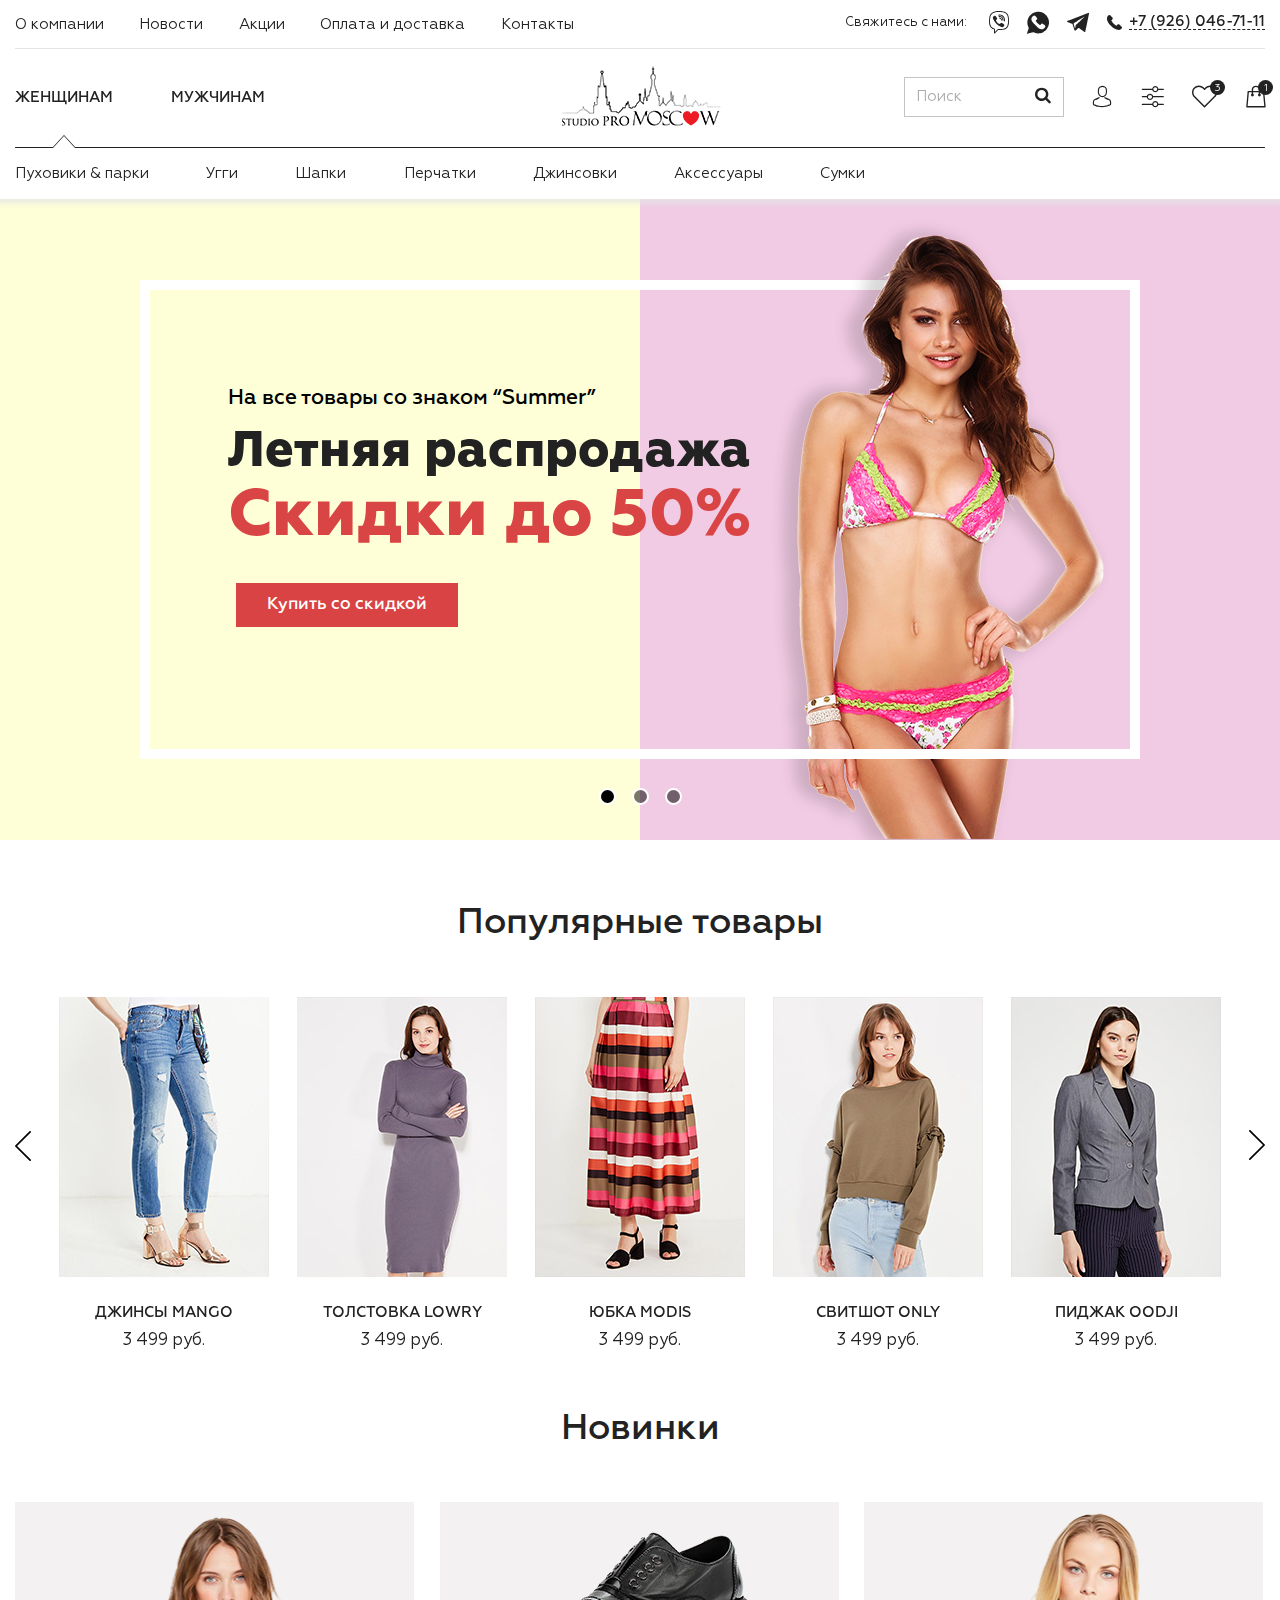
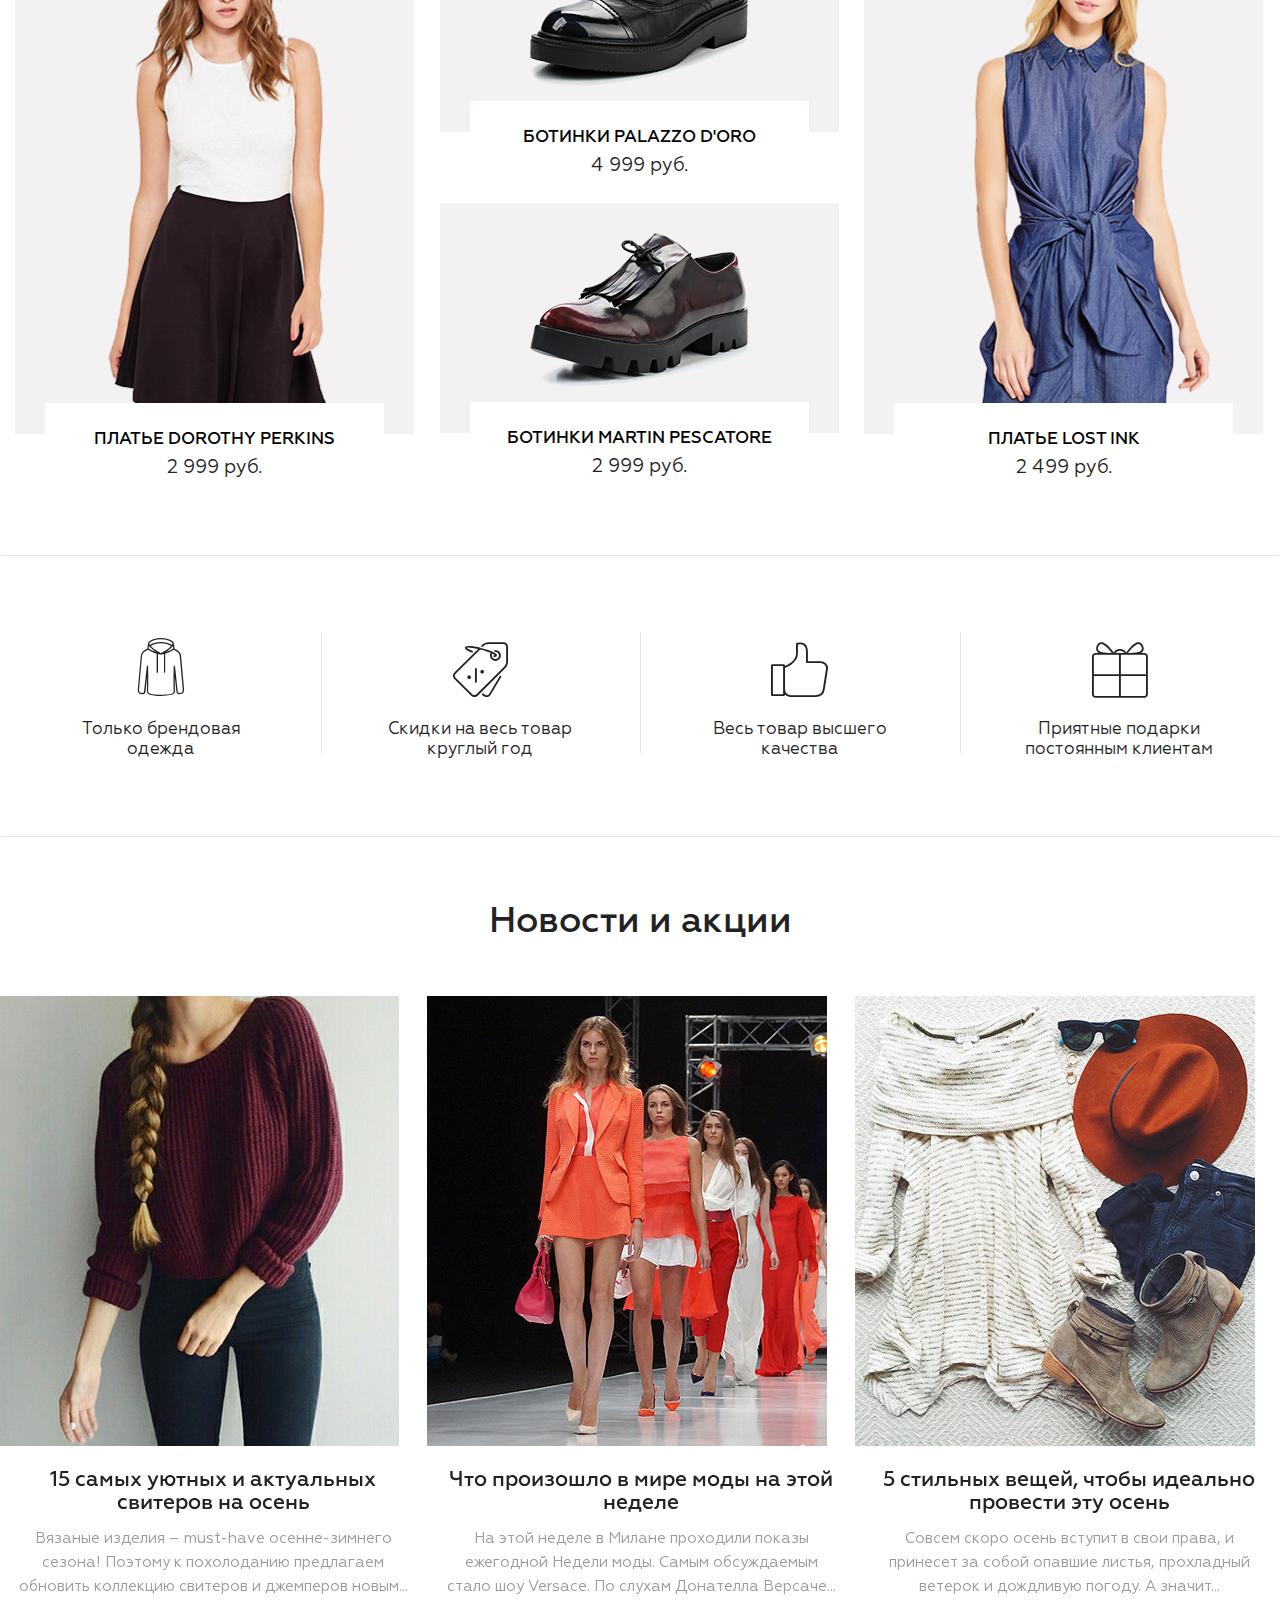
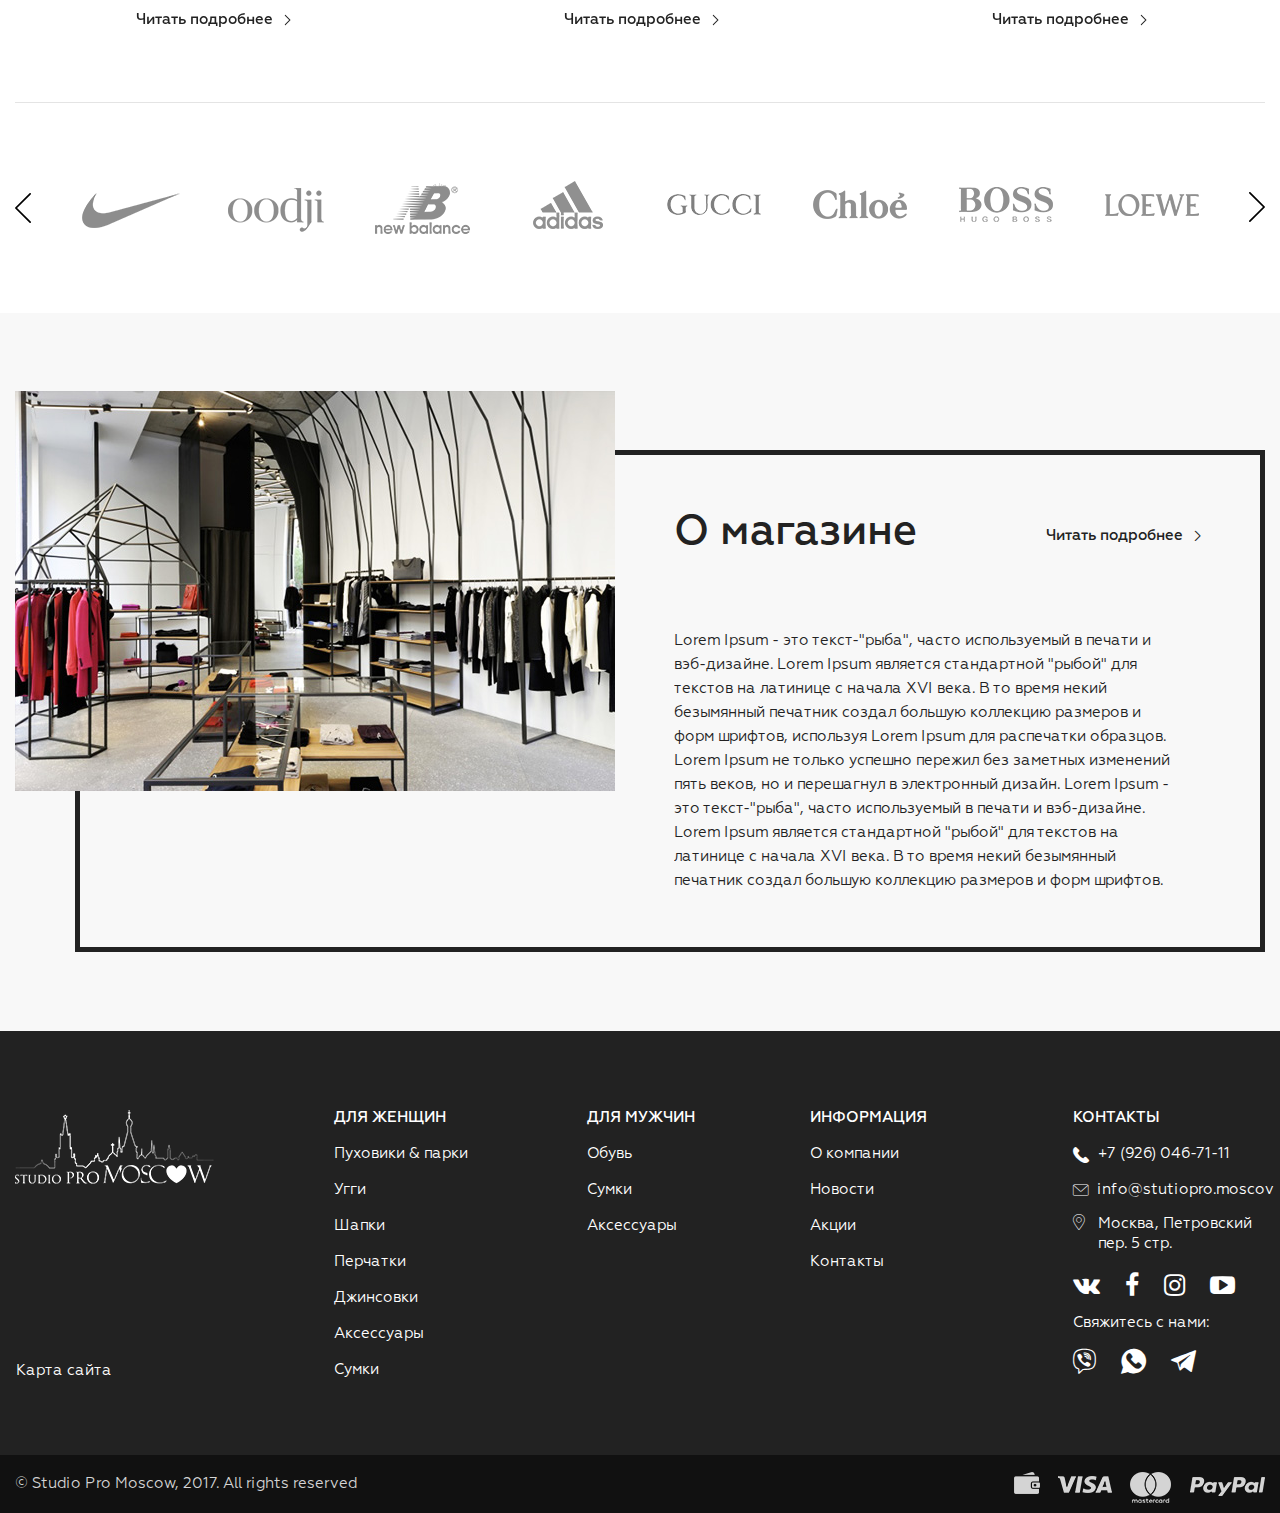
<file: index.html>
<!DOCTYPE html>
<html>
	<head>
		<meta name="format-detection" content="telephone=no"/>
		<meta name="viewport" content="width=device-width">
		<meta http-equiv="Content-Type" content="text/html; charset=utf-8" />
		<title>promoscow</title>
		<link rel="stylesheet" href="css/dropdown.css" type="text/css" />
		<link rel="stylesheet" href="css/slick.css" type="text/css" />
		<link rel="stylesheet" href="css/jquery.fancybox.css" type="text/css" />
		<link rel="stylesheet" href="css/all.css" type="text/css" />
		<!--[if lte IE 8]><script type="text/javascript" src="js/ie.js"></script><!<![endif]-->
		<script type="text/javascript" src="js/jquery-1.10.2.min.js"></script>
		<script type="text/javascript" src="js/jquery.easing-1.3.min.js"></script>
		<script type="text/javascript" src="js/core.js"></script>
		<script type="text/javascript" src="js/dropdown.js"></script>
		<script type="text/javascript" src="js/jquery.fancybox.js"></script>
		<script type="text/javascript" src="js/icheck.min.js"></script>
		<script type="text/javascript" src="js/jquery.matchHeight.js"></script>
		<script type="text/javascript" src="js/jquery-ui.1.10.3.min.js"></script>
		<script type="text/javascript" src="js/jquery.zoom.min.js"></script>
		<script type="text/javascript" src="js/slick.min.js"></script>
		<script type="text/javascript" src="js/jquery.maskedinput.min.js"></script>
		<script type="text/javascript" src="js/jquery.main.js"></script>
	</head>
	<body>
		<div id="wrapper">
			<header id="header">
				<a href="#" class="open-menu">
					<i class="fa fa-bars" aria-hidden="true"></i>
				</a>
				<span class="bg"></span>
				<div class="center">
					<div class="row-top">
							<a href="#" class="close-menu">
								<i class="icon-close"></i>
							</a>
						<div class="scroll-holder">
							<nav id="nav">
								<ul>
									<li>
										<a href="#">О компании</a>
									</li>
									<li>
										<a href="#">Новости</a>
									</li>
									<li>
										<a href="#">Акции</a>
									</li>
									<li>
										<a href="#">Оплата и доставка</a>
									</li>
									<li>
										<a href="#">Контакты</a>
									</li>
								</ul>
							</nav>
							<div class="send-block">
								<span class="title">Свяжитесь с нами:</span>
								<ul class="send-list">
									<li>
										<a href="#">
											<i class="icon-viber_icon"></i>
										</a>
									</li>
									<li>
										<a href="#">
											<i class="icon-whatsapp"></i>
										</a>
									</li>
									<li>
										<a href="#">
											<i class="icon-telegram"></i>
										</a>
									</li>
									<li>
										<a href="tel:+79260467111" class="call">
											<i class="icon-call"></i>
											<span>+7 (926) 046-71-11</span>
										</a>
									</li>
								</ul>
							</div>
						</div>
					</div>
					<div class="row-middle">
						<div class="user-interface-block">
							<form action="#" class="search">
								<fieldset>
									<div class="form-row">
										<input type="text" placeholder="Поиск">
										<button type="submit"><i class="fa fa-search" aria-hidden="true"></i></button>
									</div>
								</fieldset>
							</form>
							<ul class="user-interface-list">
								<li>
									<a href="#">
										<i class="icon-user"></i>
									</a>
								</li>
								<li>
									<a href="#">
										<i class="icon-range"></i>
									</a>
								</li>
								<li>
									<a href="#">
										<span class="num">3</span>
										<i class="icon-heart"></i>
									</a>
								</li>
								<li>
									<a href="#">
										<span class="num">1</span>
										<i class="icon-shop"></i>
									</a>
									<div class="basket-drop">
										<div class="holder-items">
											<ul class="basket-drop-list">
												<li>
													<div class="visual">
														<img src="images/img2.jpg" alt="image description">
													</div>
													<div class="info">
														<span class="title">Толстовка LOWRY</span>
														<span class="availability">В наличии</span>
														<span class="price"> шт. x 3 499 руб.</span>
													</div>
													<a href="#" class="btn-del">
														<i class="icon-close"></i>
													</a>
												</li>
												<li>
													<div class="visual">
														<img src="images/img1.jpg" alt="image description">
													</div>
													<div class="info">
														<span class="title">Джинсы Mango</span>
														<span class="availability">Нет в наличии</span>
														<span class="price"> шт. x 3 499 руб.</span>
													</div>
													<a href="#" class="btn-del">
														<i class="icon-close"></i>
													</a>
												</li>
											</ul>
										</div>
										<div class="total-box-holder">
											<div class="holder">
												<span class="title">Товаров на сумму:</span>
												<span class="total-price">7 998 руб</span>
											</div>
											<a href="#" class="btn">Перейти в корзину</a>
										</div>
									</div>
								</li>
							</ul>
						</div>
						<ul class="female-change">
							<li class="active">
								<a href="#">Женщинам</a>
							</li>
							<li>
								<a href="#">Мужчинам</a>
							</li>
						</ul>
						<strong class="logo"><a href="#">promoscow</a></strong>
					</div>
					<div class="nav-product-list-holder">
						<div class="tab active">
							<ul class="nav-product-list">
								<li>
									<a href="#">Пуховики & парки</a>
								</li>
								<li>
									<a href="#">Угги</a>
								</li>
								<li>
									<a href="#">Шапки</a>
								</li>
								<li class="has-drop">
									<a href="#">Перчатки</a>
									<div class="drop">
										<div class="visual">
											<img src="images/img37.jpg" alt="image description">
										</div>
										<div class="holder">
											<div class="col">
												<h3>КАТЕГОРИИ</h3>
												<ul>
													<li>
														<ul>
															<li>
																<a href="#">Все аксессуары</a>
															</li>
															<li>
																<a href="#">Брелоки</a>
															</li>
															<li>
																<a href="#">Галстуки</a>
															</li>
															<li>
																<a href="#">Головные уборы</a>
															</li>
															<li>
																<a href="#">Аксессуары для волос</a>
															</li>
															<li>
																<a href="#">Женская бижутерия</a>
															</li>
															<li>
																<a href="#">Зонты</a>
															</li>
															<li>
																<a href="#">Косметички</a>
															</li>
															<li>
																<a href="#">Кошельки и портмоне</a>
															</li>
															<li>
																<a href="#">Очки</a>
															</li>
														</ul>
													</li>
													<li>
														<ul>
															<li>
																<a href="#">Перчатки</a>
															</li>
															<li>
																<a href="#">Ремни</a>
															</li>
															<li>
																<a href="#">Техника</a>
															</li>
															<li>
																<a href="#">Шарфы</a>
															</li>
															<li>
																<a href="#">Ювелирные украшения</a>
															</li>
															<li>
																<a href="#">Мужские аксессуары</a>
															</li>
														</ul>
													</li>
												</ul>
											</div>
											<div class="col">
												<h3>Топ бренды</h3>
												<ul>
													<li>
														<a href="#">Bottega Veneta</a>
													</li>
													<li>
														<a href="#">Burberry</a>
													</li>
													<li>
														<a href="#">DKNY</a>
													</li>
													<li>
														<a href="#">Dolce & Gabbana</a>
													</li>
													<li>
														<a href="#">Marni</a>
													</li>
													<li>
														<a href="#">MICHAEL Michael Kors</a>
													</li>
													<li>
														<a href="#">Oscar de la Renta</a>
													</li>
													<li>
														<a href="#">Saint Laurent</a>
													</li>
													<li>
														<a href="#">Swarovski</a>
													</li>
													<li>
														<a href="#">Valentino</a>
													</li>
												</ul>
											</div>
										</div>
									</div>
								</li>
								<li>
									<a href="#">Джинсовки</a>
								</li>
								<li class="has-drop">
									<a href="#">Аксессуары</a>
									<div class="drop">
										<div class="visual">
											<img src="images/img37.jpg" alt="image description">
										</div>
										<div class="holder">
											<div class="col">
												<h3>КАТЕГОРИИ</h3>
												<ul>
													<li>
														<ul>
															<li>
																<a href="#">Все аксессуары</a>
															</li>
															<li>
																<a href="#">Брелоки</a>
															</li>
															<li>
																<a href="#">Галстуки</a>
															</li>
															<li>
																<a href="#">Головные уборы</a>
															</li>
															<li>
																<a href="#">Аксессуары для волос</a>
															</li>
															<li>
																<a href="#">Женская бижутерия</a>
															</li>
															<li>
																<a href="#">Зонты</a>
															</li>
															<li>
																<a href="#">Косметички</a>
															</li>
															<li>
																<a href="#">Кошельки и портмоне</a>
															</li>
															<li>
																<a href="#">Очки</a>
															</li>
														</ul>
													</li>
													<li>
														<ul>
															<li>
																<a href="#">Перчатки</a>
															</li>
															<li>
																<a href="#">Ремни</a>
															</li>
															<li>
																<a href="#">Техника</a>
															</li>
															<li>
																<a href="#">Шарфы</a>
															</li>
															<li>
																<a href="#">Ювелирные украшения</a>
															</li>
															<li>
																<a href="#">Мужские аксессуары</a>
															</li>
														</ul>
													</li>
												</ul>
											</div>
											<div class="col">
												<h3>Топ бренды</h3>
												<ul>
													<li>
														<a href="#">Bottega Veneta</a>
													</li>
													<li>
														<a href="#">Burberry</a>
													</li>
													<li>
														<a href="#">DKNY</a>
													</li>
													<li>
														<a href="#">Dolce & Gabbana</a>
													</li>
													<li>
														<a href="#">Marni</a>
													</li>
													<li>
														<a href="#">MICHAEL Michael Kors</a>
													</li>
													<li>
														<a href="#">Oscar de la Renta</a>
													</li>
													<li>
														<a href="#">Saint Laurent</a>
													</li>
													<li>
														<a href="#">Swarovski</a>
													</li>
													<li>
														<a href="#">Valentino</a>
													</li>
												</ul>
											</div>
										</div>
									</div>
								</li>
								<li>
									<a href="#">Сумки</a>
								</li>
							</ul>
						</div>
						<div class="tab">
							<ul class="nav-product-list">
								<li>
									<a href="#">Шапки</a>
								</li>
								<li>
									<a href="#">Угги</a>
								</li>
								<li>
									<a href="#">Пуховики & парки</a>
								</li>
									<li class="has-drop">
									<a href="#">Перчатки</a>
									<div class="drop">
										<div class="visual">
											<img src="images/img37.jpg" alt="image description">
										</div>
										<div class="holder">
											<div class="col">
												<h3>КАТЕГОРИИ</h3>
												<ul>
													<li>
														<ul>
															<li>
																<a href="#">Все аксессуары</a>
															</li>
															<li>
																<a href="#">Брелоки</a>
															</li>
															<li>
																<a href="#">Галстуки</a>
															</li>
															<li>
																<a href="#">Головные уборы</a>
															</li>
															<li>
																<a href="#">Аксессуары для волос</a>
															</li>
															<li>
																<a href="#">Женская бижутерия</a>
															</li>
															<li>
																<a href="#">Зонты</a>
															</li>
															<li>
																<a href="#">Косметички</a>
															</li>
															<li>
																<a href="#">Кошельки и портмоне</a>
															</li>
															<li>
																<a href="#">Очки</a>
															</li>
														</ul>
													</li>
													<li>
														<ul>
															<li>
																<a href="#">Перчатки</a>
															</li>
															<li>
																<a href="#">Ремни</a>
															</li>
															<li>
																<a href="#">Техника</a>
															</li>
															<li>
																<a href="#">Шарфы</a>
															</li>
															<li>
																<a href="#">Ювелирные украшения</a>
															</li>
															<li>
																<a href="#">Мужские аксессуары</a>
															</li>
														</ul>
													</li>
												</ul>
											</div>
											<div class="col">
												<h3>Топ бренды</h3>
												<ul>
													<li>
														<a href="#">Bottega Veneta</a>
													</li>
													<li>
														<a href="#">Burberry</a>
													</li>
													<li>
														<a href="#">DKNY</a>
													</li>
													<li>
														<a href="#">Dolce & Gabbana</a>
													</li>
													<li>
														<a href="#">Marni</a>
													</li>
													<li>
														<a href="#">MICHAEL Michael Kors</a>
													</li>
													<li>
														<a href="#">Oscar de la Renta</a>
													</li>
													<li>
														<a href="#">Saint Laurent</a>
													</li>
													<li>
														<a href="#">Swarovski</a>
													</li>
													<li>
														<a href="#">Valentino</a>
													</li>
												</ul>
											</div>
										</div>
									</div>
								</li>
								<li class="has-drop">
									<a href="#">Аксессуары</a>
									<div class="drop">
										<div class="visual">
											<img src="images/img37.jpg" alt="image description">
										</div>
										<div class="holder">
											<div class="col">
												<h3>КАТЕГОРИИ</h3>
												<ul>
													<li>
														<ul>
															<li>
																<a href="#">Все аксессуары</a>
															</li>
															<li>
																<a href="#">Брелоки</a>
															</li>
															<li>
																<a href="#">Галстуки</a>
															</li>
															<li>
																<a href="#">Головные уборы</a>
															</li>
															<li>
																<a href="#">Аксессуары для волос</a>
															</li>
															<li>
																<a href="#">Женская бижутерия</a>
															</li>
															<li>
																<a href="#">Зонты</a>
															</li>
															<li>
																<a href="#">Косметички</a>
															</li>
															<li>
																<a href="#">Кошельки и портмоне</a>
															</li>
															<li>
																<a href="#">Очки</a>
															</li>
														</ul>
													</li>
													<li>
														<ul>
															<li>
																<a href="#">Перчатки</a>
															</li>
															<li>
																<a href="#">Ремни</a>
															</li>
															<li>
																<a href="#">Техника</a>
															</li>
															<li>
																<a href="#">Шарфы</a>
															</li>
															<li>
																<a href="#">Ювелирные украшения</a>
															</li>
															<li>
																<a href="#">Мужские аксессуары</a>
															</li>
														</ul>
													</li>
												</ul>
											</div>
											<div class="col">
												<h3>Топ бренды</h3>
												<ul>
													<li>
														<a href="#">Bottega Veneta</a>
													</li>
													<li>
														<a href="#">Burberry</a>
													</li>
													<li>
														<a href="#">DKNY</a>
													</li>
													<li>
														<a href="#">Dolce & Gabbana</a>
													</li>
													<li>
														<a href="#">Marni</a>
													</li>
													<li>
														<a href="#">MICHAEL Michael Kors</a>
													</li>
													<li>
														<a href="#">Oscar de la Renta</a>
													</li>
													<li>
														<a href="#">Saint Laurent</a>
													</li>
													<li>
														<a href="#">Swarovski</a>
													</li>
													<li>
														<a href="#">Valentino</a>
													</li>
												</ul>
											</div>
										</div>
									</div>
								</li>
								<li>
									<a href="#">Сумки</a>
								</li>
								<li>
									<a href="#">Джинсовки</a>
								</li>
							</ul>
						</div>
					</div>
				</div>
			</header>
			<main id="main">
				<section class="main-screen">
					<ul class="main-screen-gallery">
						<li class="item1">
							<div class="center">
								<div class="holder">
									<div class="info">
										<span class="title">На все товары со знаком “Summer”</span>
										<span class="sub1">Летняя распродажа</span>
										<span class="sub2">Скидки до 50%</span>
										<div class="btn-holder">
											<a href="#" class="btn">Купить со скидкой</a>
										</div>
									</div>
									<div class="visual">
										<img src="images/img1.png" alt="image description">
									</div>
								</div>
							</div>
						</li>
						<li class="item2">
							<div class="center">
								<div class="holder">
									<div class="info">
										<span class="title">На все товары со знаком “Summer”</span>
										<span class="sub1">Летняя распродажа</span>
										<span class="sub2">Скидки до 50%</span>
										<div class="btn-holder">
											<a href="#" class="btn">Купить со скидкой</a>
										</div>
									</div>
									<div class="visual">
										<img src="images/img1.png" alt="image description">
									</div>
								</div>
							</div>
						</li>
						<li class="item">
							<div class="center">
								<div class="holder">
									<div class="info">
										<span class="title">На все товары со знаком “Summer”</span>
										<span class="sub1">Летняя распродажа</span>
										<span class="sub2">Скидки до 50%</span>
										<div class="btn-holder">
											<a href="#" class="btn">Купить со скидкой</a>
										</div>
									</div>
									<div class="visual">
										<img src="images/img1.png" alt="image description">
									</div>
								</div>
							</div>
						</li>
					</ul>
				</section>
				<section class="popular-products">
					<div class="center">
						<header class="head">
							<h2>Популярные товары</h2>
						</header>
						<ul class="product-list-gallery">
							<li>
								<a href="#">
									<div class="visual">
										<img src="images/img1.jpg" alt="image description">
										<div class="hover-img">
											<img " src="images/img2-1.jpg" alt="image description">
										</div>
									</div>
									<span class="title">Джинсы Mango</span>
									<span class="price">3 499 руб.</span>
								</a>
							</li>
							<li>
								<a href="#">
									<div class="visual">
										<img src="images/img2.jpg" alt="image description">
										<div class="hover-img">
											<img " src="images/img2-1.jpg" alt="image description">
										</div>
									</div>
									<span class="title">Толстовка LOWRY</span>
									<span class="price">3 499 руб.</span>
								</a>
							</li>
							<li>
								<a href="#">
									<div class="visual">
										<img src="images/img3.jpg" alt="image description">
										<div class="hover-img">
											<img " src="images/img2-1.jpg" alt="image description">
										</div>
									</div>
									<span class="title">Юбка Modis</span>
									<span class="price">3 499 руб.</span>
								</a>
							</li>
							<li>
								<a href="#">
									<div class="visual">
										<img src="images/img4.jpg" alt="image description">
										<div class="hover-img">
											<img " src="images/img2-1.jpg" alt="image description">
										</div>
									</div>
									<span class="title">Свитшот Only</span>
									<span class="price">3 499 руб.</span>
								</a>
							</li>
							<li>
								<a href="#">
									<div class="visual">
										<img src="images/img5.jpg" alt="image description">
										<div class="hover-img">
											<img " src="images/img2-1.jpg" alt="image description">
										</div>
									</div>
									<span class="title">Пиджак oodji</span>
									<span class="price">3 499 руб.</span>
								</a>
							</li>
							<li>
								<a href="#">
									<div class="visual">
										<img src="images/img4.jpg" alt="image description">
										<div class="hover-img">
											<img " src="images/img2-1.jpg" alt="image description">
										</div>
									</div>
									<span class="title">Свитшот Only</span>
									<span class="price">3 499 руб.</span>
								</a>
							</li>
							<li>
								<a href="#">
									<div class="visual">
										<img src="images/img5.jpg" alt="image description">
										<div class="hover-img">
											<img " src="images/img2-1.jpg" alt="image description">
										</div>
									</div>
									<span class="title">Пиджак oodji</span>
									<span class="price">3 499 руб.</span>
								</a>
							</li>
						</ul>
					</div>
				</section>
				<section class="novelties">
					<div class="center">
						<header class="head">
							<h2>Новинки</h2>
						</header>
						<ul class="novelties-list">
							<li>
								<a href="#">
									<div class="visual">
										<img src="images/img4.png" alt="image description">
									</div>
									<div class="info">
										<span class="title">Платье Dorothy Perkins</span>
									<span class="price">2 999 руб.</span>
									</div>
								</a>
							</li>
							<li>
								<div class="half">
									<a href="#">
										<div class="visual">
											<img src="images/img2.png" alt="image description">
										</div>
										<div class="info">
											<span class="title">Ботинки Palazzo D'oro</span>
										<span class="price">4 999 руб.</span>
										</div>
									</a>
								</div>
								<div class="half">
									<a href="#">
										<div class="visual">
											<img src="images/img3.png" alt="image description">
										</div>
										<div class="info">
											<span class="title">Ботинки Martin Pescatore</span>
										<span class="price">2 999 руб.</span>
										</div>
									</a>
								</div>
							</li>
							<li>
								<a href="#">
									<div class="visual">
										<img src="images/img5.png" alt="image description">
									</div>
									<div class="info">
										<span class="title">Платье LOST INK</span>
									<span class="price">2 499 руб.</span>
									</div>
								</a>
							</li>
						</ul>
					</div>
				</section>
				<section class="advantages">
					<div class="center">
						<ul class="adventages-list">
							<li>
								<div class="visual">
									<i class="ico icon-skirt"></i>
								</div>
								<span>Только брендовая одежда</span>
							</li>
							<li>
								<div class="visual">
									<i class="ico icon-shevron"></i>
								</div>
								<span>Скидки на весь товар круглый год</span>
							</li>
							<li>
								<div class="visual">
									<i class="ico icon-like"></i>
								</div>
								<span>Весь товар высшего качества</span>
							</li>
							<li>
								<div class="visual">
									<i class="ico icon-gift"></i>
								</div>
								<span>Приятные подарки постоянным клиентам</span>
							</li>
						</ul>
					</div>
				</section>
				<section class="news">
					<div class="center">
						<header class="head">
							<h2>Новости и акции</h2>
						</header>
						<ul class="news-list">
							<li>
								<div class="visual">
									<a href="#"><img src="images/img8.jpg" alt="image description"></a>
								</div>
								<div class="info">
									<h4><a href="#">15 самых уютных и актуальных свитеров на осень</a></h4>
									<p>Вязаные изделия – must-have осенне-зимнего сезона! Поэтому к похолоданию предлагаем обновить коллекцию свитеров и джемперов новым...</p>
									<a href="#" class="btn-more">Читать подробнее <i class="icon-arr"></i></a>
								</div>
							</li>
							<li>
								<div class="visual">
									<a href="#"><img src="images/img9.jpg" alt="image description"></a>
								</div>
								<div class="info">
									<h4><a href="#">Что произошло в мире моды на  этой неделе</a></h4>
									<p>На этой неделе в Милане проходили показы ежегодной Недели моды. Самым обсуждаемым стало шоу Versace. По слухам Донателла Версаче...</p>
									<a href="#" class="btn-more">Читать подробнее <i class="icon-arr"></i></a>
								</div>
							</li>
							<li>
								<div class="visual">
									<a href="#"><img src="images/img10.jpg" alt="image description"></a>
								</div>
								<div class="info">
									<h4><a href="#">5 стильных вещей, чтобы идеально провести эту осень</a></h4>
									<p>Совсем скоро осень вступит в свои права, и принесет за собой опавшие листья, прохладный ветерок и дождливую погоду. А значит...</p>
									<a href="#" class="btn-more">Читать подробнее <i class="icon-arr"></i></a>
								</div>
							</li>
						</ul>
					</div>
				</section>
				<section class="parthners">
					<div class="center">
						<ul class="partners-gallery">
							<li>
								<img src="images/parthners-ico1.png" alt="image description">
							</li>
							<li>
								<img src="images/parthners-ico2.png" alt="image description">
							</li>
							<li>
								<img src="images/parthners-ico3.png" alt="image description">
							</li>
							<li>
								<img src="images/parthners-ico4.png" alt="image description">
							</li>
							<li>
								<img src="images/parthners-ico5.png" alt="image description">
							</li>
							<li>
								<img src="images/parthners-ico6.png" alt="image description">
							</li>
							<li>
								<img src="images/parthners-ico7.png" alt="image description">
							</li>
							<li>
								<img src="images/parthners-ico8.png" alt="image description">
							</li>
							<li>
								<img src="images/parthners-ico6.png" alt="image description">
							</li>
							<li>
								<img src="images/parthners-ico7.png" alt="image description">
							</li>
							<li>
								<img src="images/parthners-ico8.png" alt="image description">
							</li>
						</ul>
					</div>
				</section>
				<section class="about">
					<div class="center">
						<div class="holder">
							<div class="visual">
								<img src="images/img11.jpg" alt="image description">
							</div>
							<div class="info">
								<div class="head">
									<h1>О магазине</h1>
									<a href="#" class="btn-more">Читать подробнее <i class="icon-arr"></i></a>
								</div>
								<p>Lorem Ipsum - это текст-"рыба", часто используемый в печати и вэб-дизайне. Lorem Ipsum является стандартной "рыбой" для текстов на латинице с начала XVI века. В то время некий безымянный печатник создал большую коллекцию размеров и форм шрифтов, используя Lorem Ipsum для распечатки образцов. Lorem Ipsum не только успешно пережил без заметных изменений пять веков, но и перешагнул в электронный дизайн. Lorem Ipsum - это текст-"рыба", часто используемый в печати и вэб-дизайне. Lorem Ipsum является стандартной "рыбой" для текстов на латинице с начала XVI века. В то время некий безымянный печатник создал большую коллекцию размеров и форм шрифтов.</p>
							</div>
						</div>
					</div>
				</section>
			</main>
		</div>
		<footer id="footer">
			<div class="center">
				<div class="footer-row-top">
					<div class="logo-holder">
						<strong class="logo"><a href="#">promoscow</a></strong>
					</div>
					<div class="contact-block">
						<h4>Контакты</h4>
						<ul class="address-list">
							<li>
								<a href="tel:+79260467111"><i class="icon-call"></i>+7 (926) 046-71-11</a>
							</li>
							<li>
								<a href="mailto:info@stutiopro.moscov"><i class="icon-mail"></i>info@stutiopro.moscov</a>
							</li>
							<li>
								<i class="icon-geo"></i>
								<address>Москва, Петровский пер. 5 стр.</address>
							</li>
						</ul>
						<ul class="soc-links">
							<li>
								<a href="#">
									<i class="fa fa-vk" aria-hidden="true"></i>
								</a>
							</li>
							<li>
								<a href="#">
									<i class="fa fa-facebook" aria-hidden="true"></i>
								</a>
							</li>
							<li>
								<a href="#">
									<i class="fa fa-instagram" aria-hidden="true"></i>
								</a>
							</li>
							<li>
								<a href="#">
									<i class="fa fa-youtube-play" aria-hidden="true"></i>
								</a>
							</li>
						</ul>
						<span class="title">Свяжитесь с нами:</span>
						<ul class="send-list">
							<li>
								<a href="#">
									<i class="icon-viber_icon"></i>
								</a>
							</li>
							<li>
								<a href="#">
									<i class="icon-whatsapp"></i>
								</a>
							</li>
							<li>
								<a href="#">
									<i class="icon-telegram"></i>
								</a>
							</li>
						</ul>
					</div>
					<ul class="footer-columns">
						<li>
							<h4>Для женщин</h4>
							<ul>
								<li>
									<a href="#">Пуховики & парки</a>
								</li>
								<li>
									<a href="#">Угги</a>
								</li>
								<li>
									<a href="#">Шапки</a>
								</li>
								<li>
									<a href="#">Перчатки</a>
								</li>
								<li>
									<a href="#">Джинсовки</a>
								</li>
								<li>
									<a href="#">Аксессуары</a>
								</li>
								<li>
									<a href="#">Сумки</a>
								</li>
							</ul>
						</li>
						<li>
							<h4>Для мужчин</h4>
							<ul>
								<li>
									<a href="#">Обувь</a>
								</li>
								<li>
									<a href="#">Сумки</a>
								</li>
								<li>
									<a href="#">Аксессуары</a>
								</li>
							</ul>
						</li>
						<li>
							<h4>Информация</h4>
							<ul>
								<li>
									<a href="#">О компании</a>
								</li>
								<li>
									<a href="#">Новости</a>
								</li>
								<li>
									<a href="#">Акции</a>
								</li>
								<li>
									<a href="#">Контакты</a>
								</li>
							</ul>
						</li>
					</ul>
					<a href="#" class="btn-map-site">Карта сайта</a>
				</div>
			</div>
			<div class="footer-row">
				<div class="center">
					<span class="copy">© Studio Pro Moscow, 2017. All rights reserved</span>
					<ul class="pay-list">
						<li>
							<img src="images/cash.png" alt="image description">
						</li>
						<li>
							<img src="images/visa.png" alt="image description">
						</li>
						<li>
							<img src="images/mastercart.png" alt="image description">
						</li>
						<li>
							<img src="images/paypall.png" alt="image description">
						</li>
					</ul>
				</div>
			</div>
		</footer>
	</body>
</html>
</file>
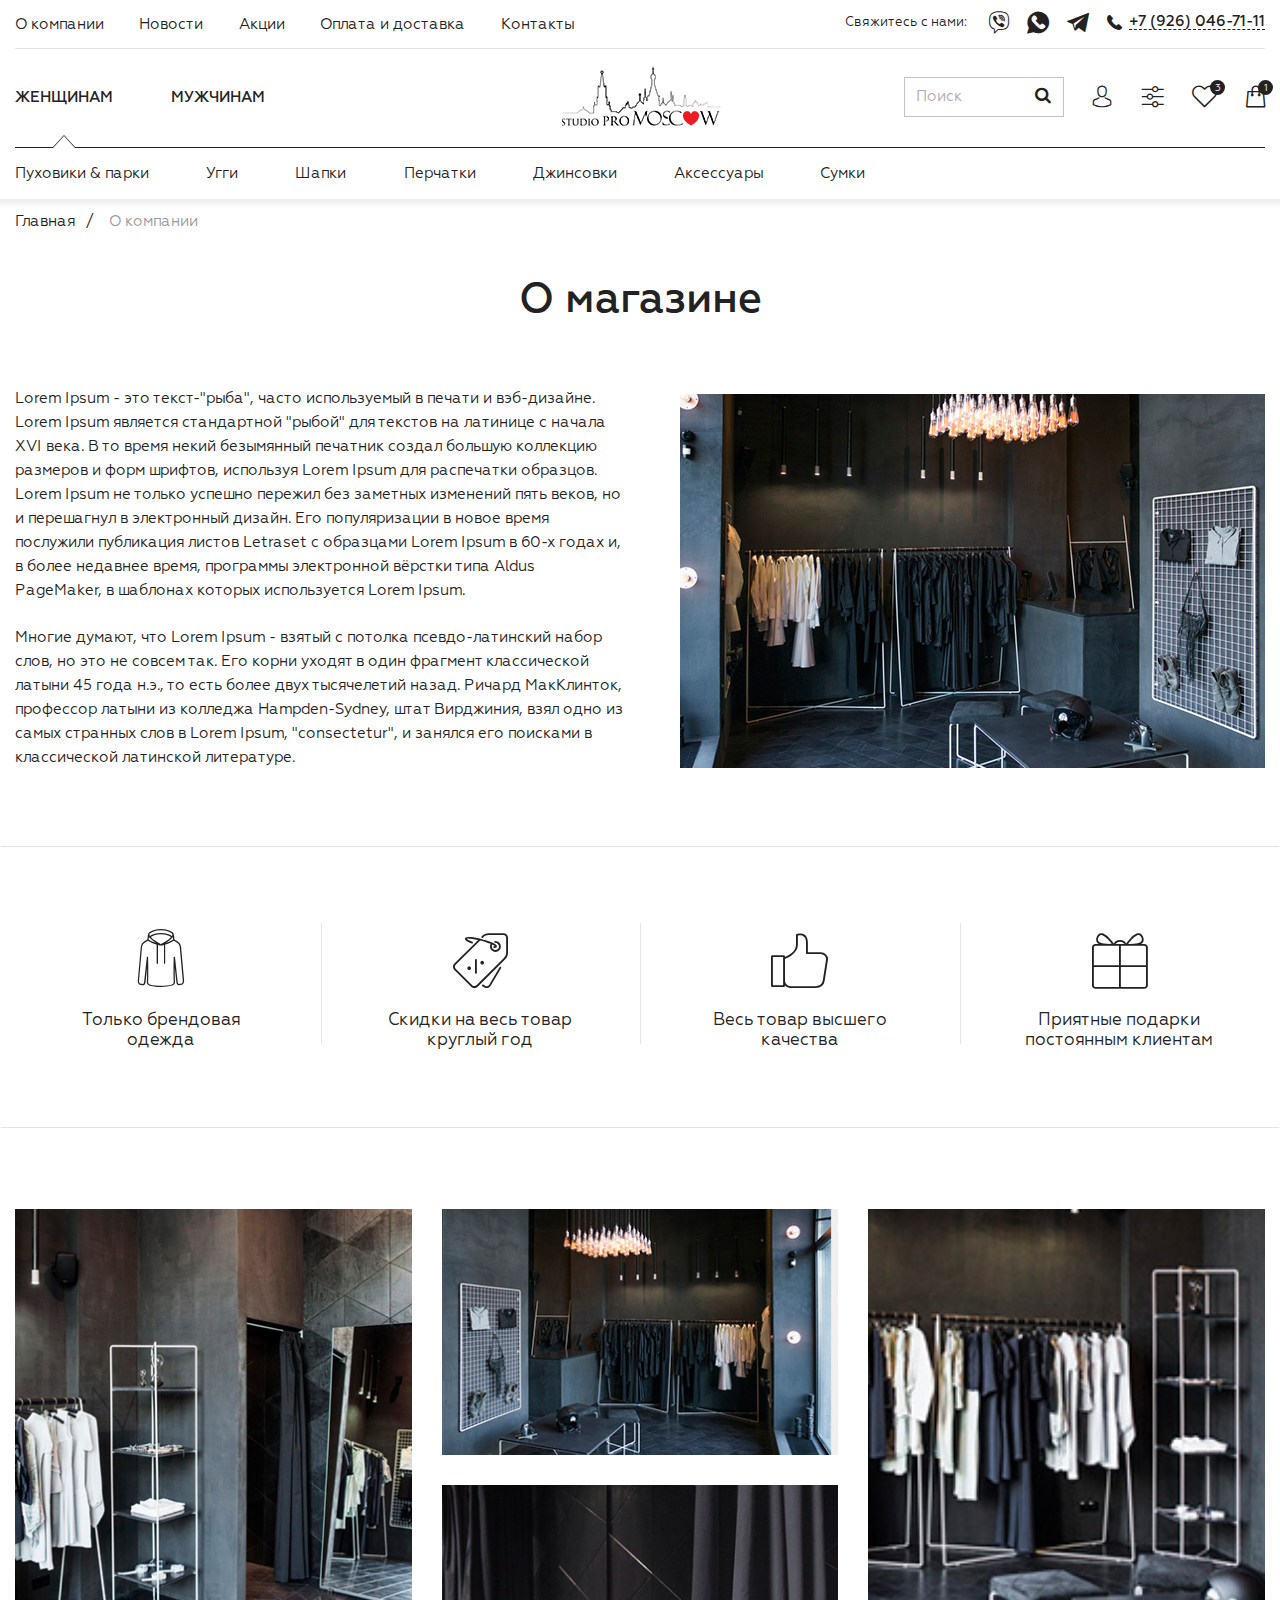
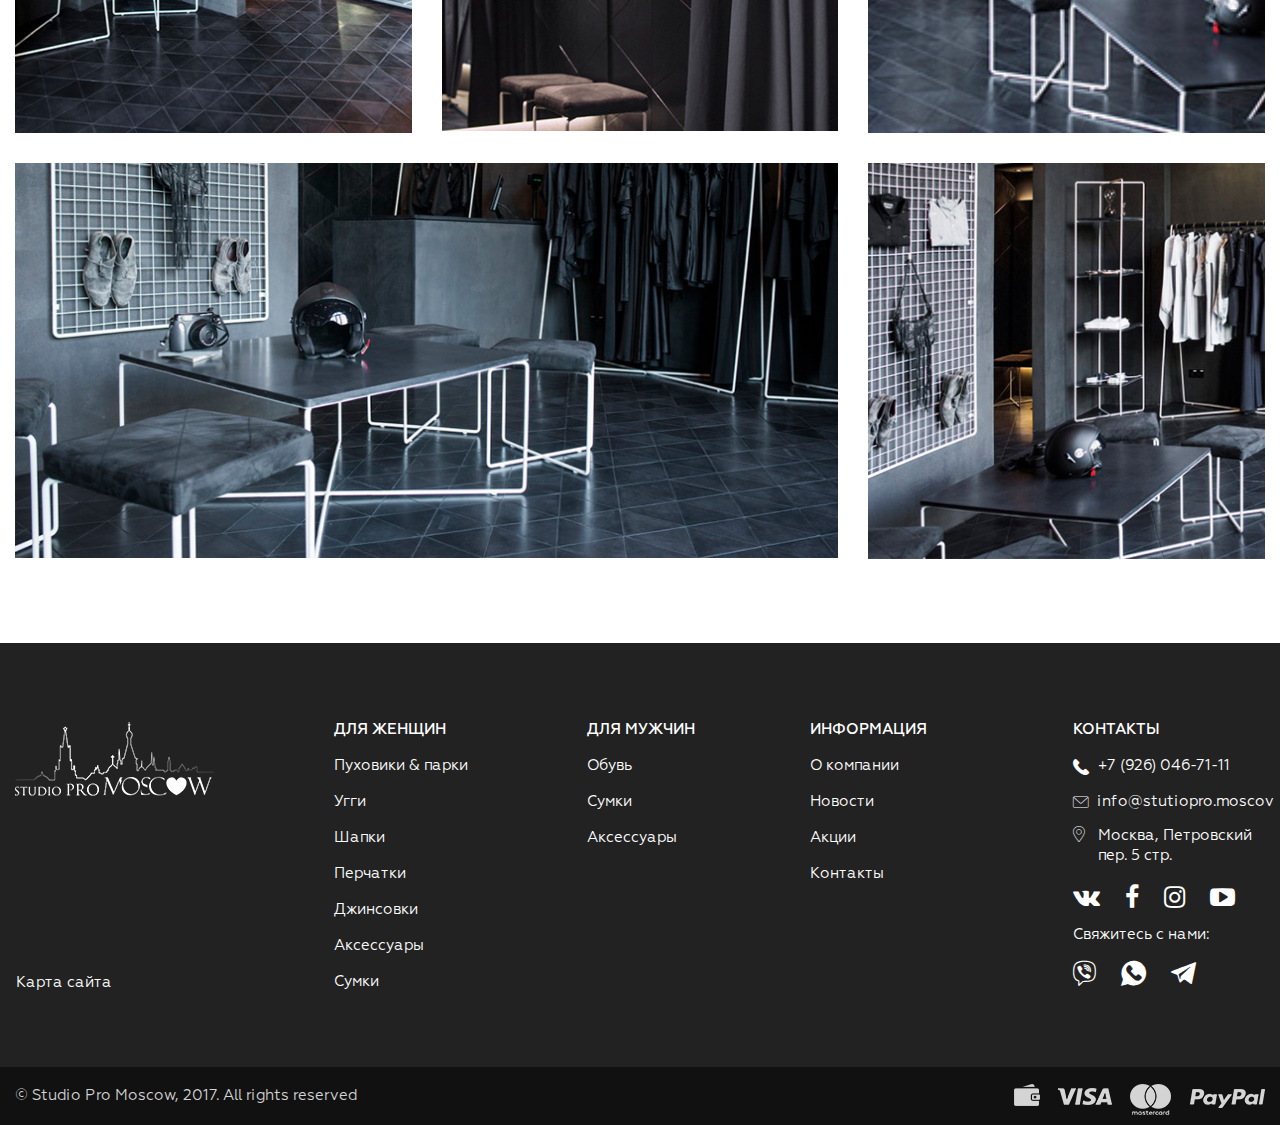
<file: about.html>
<!DOCTYPE html>
<html>
	<head>
		<meta name="format-detection" content="telephone=no"/>
		<meta name="viewport" content="width=device-width">
		<meta http-equiv="Content-Type" content="text/html; charset=utf-8" />
		<title>promoscow</title>
		<link rel="stylesheet" href="css/dropdown.css" type="text/css" />
		<link rel="stylesheet" href="css/slick.css" type="text/css" />
		<link rel="stylesheet" href="css/jquery.fancybox.css" type="text/css" />
		<link rel="stylesheet" href="css/all.css" type="text/css" />
		<!--[if lte IE 8]><script type="text/javascript" src="js/ie.js"></script><!<![endif]-->
		<script type="text/javascript" src="js/jquery-1.10.2.min.js"></script>
		<script type="text/javascript" src="js/jquery.easing-1.3.min.js"></script>
		<script type="text/javascript" src="js/core.js"></script>
		<script type="text/javascript" src="js/dropdown.js"></script>
		<script type="text/javascript" src="js/jquery.fancybox.js"></script>
		<script type="text/javascript" src="js/icheck.min.js"></script>
		<script type="text/javascript" src="js/jquery.matchHeight.js"></script>
		<script type="text/javascript" src="js/jquery-ui.1.10.3.min.js"></script>
		<script type="text/javascript" src="js/jquery.zoom.min.js"></script>
		<script type="text/javascript" src="js/jquery.rating.pack.js"></script>
		<script type="text/javascript" src="js/slick.min.js"></script>
		<script type="text/javascript" src="js/jquery.maskedinput.min.js"></script>
		<script type="text/javascript" src="js/jquery.main.js"></script>
	</head>
	<body>
		<div id="wrapper">
			<header id="header">
				<a href="#" class="open-menu">
					<i class="fa fa-bars" aria-hidden="true"></i>
				</a>
				<span class="bg"></span>
				<div class="center">
					<div class="row-top">
							<a href="#" class="close-menu">
								<i class="icon-close"></i>
							</a>
						<div class="scroll-holder">
							<nav id="nav">
								<ul>
									<li>
										<a href="#">О компании</a>
									</li>
									<li>
										<a href="#">Новости</a>
									</li>
									<li>
										<a href="#">Акции</a>
									</li>
									<li>
										<a href="#">Оплата и доставка</a>
									</li>
									<li>
										<a href="#">Контакты</a>
									</li>
								</ul>
							</nav>
							<div class="send-block">
								<span class="title">Свяжитесь с нами:</span>
								<ul class="send-list">
									<li>
										<a href="#">
											<i class="icon-viber_icon"></i>
										</a>
									</li>
									<li>
										<a href="#">
											<i class="icon-whatsapp"></i>
										</a>
									</li>
									<li>
										<a href="#">
											<i class="icon-telegram"></i>
										</a>
									</li>
									<li>
										<a href="tel:+79260467111" class="call">
											<i class="icon-call"></i>
											<span>+7 (926) 046-71-11</span>
										</a>
									</li>
								</ul>
							</div>
						</div>
					</div>
					<div class="row-middle">
						<div class="user-interface-block">
							<form action="#" class="search">
								<fieldset>
									<div class="form-row">
										<input type="text" placeholder="Поиск">
										<button type="submit"><i class="fa fa-search" aria-hidden="true"></i></button>
									</div>
								</fieldset>
							</form>
							<ul class="user-interface-list">
								<li>
									<a href="#">
										<i class="icon-user"></i>
									</a>
								</li>
								<li>
									<a href="#">
										<i class="icon-range"></i>
									</a>
								</li>
								<li>
									<a href="#">
										<span class="num">3</span>
										<i class="icon-heart"></i>
									</a>
								</li>
								<li>
									<a href="#">
										<span class="num">1</span>
										<i class="icon-shop"></i>
									</a>
									<div class="basket-drop">
										<div class="holder-items">
											<ul class="basket-drop-list">
												<li>
													<div class="visual">
														<img src="images/img2.jpg" alt="image description">
													</div>
													<div class="info">
														<span class="title">Толстовка LOWRY</span>
														<span class="availability">В наличии</span>
														<span class="price"> шт. x 3 499 руб.</span>
													</div>
													<a href="#" class="btn-del">
														<i class="icon-close"></i>
													</a>
												</li>
												<li>
													<div class="visual">
														<img src="images/img1.jpg" alt="image description">
													</div>
													<div class="info">
														<span class="title">Джинсы Mango</span>
														<span class="availability">Нет в наличии</span>
														<span class="price"> шт. x 3 499 руб.</span>
													</div>
													<a href="#" class="btn-del">
														<i class="icon-close"></i>
													</a>
												</li>
											</ul>
										</div>
										<div class="total-box-holder">
											<div class="holder">
												<span class="title">Товаров на сумму:</span>
												<span class="total-price">7 998 руб</span>
											</div>
											<a href="#" class="btn">Перейти в корзину</a>
										</div>
									</div>
								</li>
							</ul>
						</div>
						<ul class="female-change">
							<li class="active">
								<a href="#">Женщинам</a>
							</li>
							<li>
								<a href="#">Мужчинам</a>
							</li>
						</ul>
						<strong class="logo"><a href="#">promoscow</a></strong>
					</div>
					<div class="nav-product-list-holder">
						<div class="tab active">
							<ul class="nav-product-list">
								<li>
									<a href="#">Пуховики & парки</a>
								</li>
								<li>
									<a href="#">Угги</a>
								</li>
								<li>
									<a href="#">Шапки</a>
								</li>
								<li class="has-drop">
									<a href="#">Перчатки</a>
									<div class="drop">
										<div class="visual">
											<img src="images/img37.jpg" alt="image description">
										</div>
										<div class="holder">
											<div class="col">
												<h3>КАТЕГОРИИ</h3>
												<ul>
													<li>
														<ul>
															<li>
																<a href="#">Все аксессуары</a>
															</li>
															<li>
																<a href="#">Брелоки</a>
															</li>
															<li>
																<a href="#">Галстуки</a>
															</li>
															<li>
																<a href="#">Головные уборы</a>
															</li>
															<li>
																<a href="#">Аксессуары для волос</a>
															</li>
															<li>
																<a href="#">Женская бижутерия</a>
															</li>
															<li>
																<a href="#">Зонты</a>
															</li>
															<li>
																<a href="#">Косметички</a>
															</li>
															<li>
																<a href="#">Кошельки и портмоне</a>
															</li>
															<li>
																<a href="#">Очки</a>
															</li>
														</ul>
													</li>
													<li>
														<ul>
															<li>
																<a href="#">Перчатки</a>
															</li>
															<li>
																<a href="#">Ремни</a>
															</li>
															<li>
																<a href="#">Техника</a>
															</li>
															<li>
																<a href="#">Шарфы</a>
															</li>
															<li>
																<a href="#">Ювелирные украшения</a>
															</li>
															<li>
																<a href="#">Мужские аксессуары</a>
															</li>
														</ul>
													</li>
												</ul>
											</div>
											<div class="col">
												<h3>Топ бренды</h3>
												<ul>
													<li>
														<a href="#">Bottega Veneta</a>
													</li>
													<li>
														<a href="#">Burberry</a>
													</li>
													<li>
														<a href="#">DKNY</a>
													</li>
													<li>
														<a href="#">Dolce & Gabbana</a>
													</li>
													<li>
														<a href="#">Marni</a>
													</li>
													<li>
														<a href="#">MICHAEL Michael Kors</a>
													</li>
													<li>
														<a href="#">Oscar de la Renta</a>
													</li>
													<li>
														<a href="#">Saint Laurent</a>
													</li>
													<li>
														<a href="#">Swarovski</a>
													</li>
													<li>
														<a href="#">Valentino</a>
													</li>
												</ul>
											</div>
										</div>
									</div>
								</li>
								<li>
									<a href="#">Джинсовки</a>
								</li>
								<li class="has-drop">
									<a href="#">Аксессуары</a>
									<div class="drop">
										<div class="visual">
											<img src="images/img37.jpg" alt="image description">
										</div>
										<div class="holder">
											<div class="col">
												<h3>КАТЕГОРИИ</h3>
												<ul>
													<li>
														<ul>
															<li>
																<a href="#">Все аксессуары</a>
															</li>
															<li>
																<a href="#">Брелоки</a>
															</li>
															<li>
																<a href="#">Галстуки</a>
															</li>
															<li>
																<a href="#">Головные уборы</a>
															</li>
															<li>
																<a href="#">Аксессуары для волос</a>
															</li>
															<li>
																<a href="#">Женская бижутерия</a>
															</li>
															<li>
																<a href="#">Зонты</a>
															</li>
															<li>
																<a href="#">Косметички</a>
															</li>
															<li>
																<a href="#">Кошельки и портмоне</a>
															</li>
															<li>
																<a href="#">Очки</a>
															</li>
														</ul>
													</li>
													<li>
														<ul>
															<li>
																<a href="#">Перчатки</a>
															</li>
															<li>
																<a href="#">Ремни</a>
															</li>
															<li>
																<a href="#">Техника</a>
															</li>
															<li>
																<a href="#">Шарфы</a>
															</li>
															<li>
																<a href="#">Ювелирные украшения</a>
															</li>
															<li>
																<a href="#">Мужские аксессуары</a>
															</li>
														</ul>
													</li>
												</ul>
											</div>
											<div class="col">
												<h3>Топ бренды</h3>
												<ul>
													<li>
														<a href="#">Bottega Veneta</a>
													</li>
													<li>
														<a href="#">Burberry</a>
													</li>
													<li>
														<a href="#">DKNY</a>
													</li>
													<li>
														<a href="#">Dolce & Gabbana</a>
													</li>
													<li>
														<a href="#">Marni</a>
													</li>
													<li>
														<a href="#">MICHAEL Michael Kors</a>
													</li>
													<li>
														<a href="#">Oscar de la Renta</a>
													</li>
													<li>
														<a href="#">Saint Laurent</a>
													</li>
													<li>
														<a href="#">Swarovski</a>
													</li>
													<li>
														<a href="#">Valentino</a>
													</li>
												</ul>
											</div>
										</div>
									</div>
								</li>
								<li>
									<a href="#">Сумки</a>
								</li>
							</ul>
						</div>
						<div class="tab">
							<ul class="nav-product-list">
								<li>
									<a href="#">Шапки</a>
								</li>
								<li>
									<a href="#">Угги</a>
								</li>
								<li>
									<a href="#">Пуховики & парки</a>
								</li>
									<li class="has-drop">
									<a href="#">Перчатки</a>
									<div class="drop">
										<div class="visual">
											<img src="images/img37.jpg" alt="image description">
										</div>
										<div class="holder">
											<div class="col">
												<h3>КАТЕГОРИИ</h3>
												<ul>
													<li>
														<ul>
															<li>
																<a href="#">Все аксессуары</a>
															</li>
															<li>
																<a href="#">Брелоки</a>
															</li>
															<li>
																<a href="#">Галстуки</a>
															</li>
															<li>
																<a href="#">Головные уборы</a>
															</li>
															<li>
																<a href="#">Аксессуары для волос</a>
															</li>
															<li>
																<a href="#">Женская бижутерия</a>
															</li>
															<li>
																<a href="#">Зонты</a>
															</li>
															<li>
																<a href="#">Косметички</a>
															</li>
															<li>
																<a href="#">Кошельки и портмоне</a>
															</li>
															<li>
																<a href="#">Очки</a>
															</li>
														</ul>
													</li>
													<li>
														<ul>
															<li>
																<a href="#">Перчатки</a>
															</li>
															<li>
																<a href="#">Ремни</a>
															</li>
															<li>
																<a href="#">Техника</a>
															</li>
															<li>
																<a href="#">Шарфы</a>
															</li>
															<li>
																<a href="#">Ювелирные украшения</a>
															</li>
															<li>
																<a href="#">Мужские аксессуары</a>
															</li>
														</ul>
													</li>
												</ul>
											</div>
											<div class="col">
												<h3>Топ бренды</h3>
												<ul>
													<li>
														<a href="#">Bottega Veneta</a>
													</li>
													<li>
														<a href="#">Burberry</a>
													</li>
													<li>
														<a href="#">DKNY</a>
													</li>
													<li>
														<a href="#">Dolce & Gabbana</a>
													</li>
													<li>
														<a href="#">Marni</a>
													</li>
													<li>
														<a href="#">MICHAEL Michael Kors</a>
													</li>
													<li>
														<a href="#">Oscar de la Renta</a>
													</li>
													<li>
														<a href="#">Saint Laurent</a>
													</li>
													<li>
														<a href="#">Swarovski</a>
													</li>
													<li>
														<a href="#">Valentino</a>
													</li>
												</ul>
											</div>
										</div>
									</div>
								</li>
								<li class="has-drop">
									<a href="#">Аксессуары</a>
									<div class="drop">
										<div class="visual">
											<img src="images/img37.jpg" alt="image description">
										</div>
										<div class="holder">
											<div class="col">
												<h3>КАТЕГОРИИ</h3>
												<ul>
													<li>
														<ul>
															<li>
																<a href="#">Все аксессуары</a>
															</li>
															<li>
																<a href="#">Брелоки</a>
															</li>
															<li>
																<a href="#">Галстуки</a>
															</li>
															<li>
																<a href="#">Головные уборы</a>
															</li>
															<li>
																<a href="#">Аксессуары для волос</a>
															</li>
															<li>
																<a href="#">Женская бижутерия</a>
															</li>
															<li>
																<a href="#">Зонты</a>
															</li>
															<li>
																<a href="#">Косметички</a>
															</li>
															<li>
																<a href="#">Кошельки и портмоне</a>
															</li>
															<li>
																<a href="#">Очки</a>
															</li>
														</ul>
													</li>
													<li>
														<ul>
															<li>
																<a href="#">Перчатки</a>
															</li>
															<li>
																<a href="#">Ремни</a>
															</li>
															<li>
																<a href="#">Техника</a>
															</li>
															<li>
																<a href="#">Шарфы</a>
															</li>
															<li>
																<a href="#">Ювелирные украшения</a>
															</li>
															<li>
																<a href="#">Мужские аксессуары</a>
															</li>
														</ul>
													</li>
												</ul>
											</div>
											<div class="col">
												<h3>Топ бренды</h3>
												<ul>
													<li>
														<a href="#">Bottega Veneta</a>
													</li>
													<li>
														<a href="#">Burberry</a>
													</li>
													<li>
														<a href="#">DKNY</a>
													</li>
													<li>
														<a href="#">Dolce & Gabbana</a>
													</li>
													<li>
														<a href="#">Marni</a>
													</li>
													<li>
														<a href="#">MICHAEL Michael Kors</a>
													</li>
													<li>
														<a href="#">Oscar de la Renta</a>
													</li>
													<li>
														<a href="#">Saint Laurent</a>
													</li>
													<li>
														<a href="#">Swarovski</a>
													</li>
													<li>
														<a href="#">Valentino</a>
													</li>
												</ul>
											</div>
										</div>
									</div>
								</li>
								<li>
									<a href="#">Сумки</a>
								</li>
								<li>
									<a href="#">Джинсовки</a>
								</li>
							</ul>
						</div>
					</div>
				</div>
			</header>
			<main id="main">
				<div class="center">
					<ul class="breadcrumps">
						<li>
							<a href="#">Главная</a>
						</li>
						<li>
							О компании
						</li>
					</ul>
					<div class="about-frame">
						<header class="head">
							<h1>О магазине</h1>
						</header>
						<div class="holder-about">
							<div class="visual">
								<img src="images/img27.jpg" alt="image description">
							</div>
							<div class="info">
								<p>Lorem Ipsum - это текст-"рыба", часто используемый в печати и вэб-дизайне. Lorem Ipsum является стандартной "рыбой" для текстов на латинице с начала XVI века. В то время некий безымянный печатник создал большую коллекцию размеров и форм шрифтов, используя Lorem Ipsum для распечатки образцов. Lorem Ipsum не только успешно пережил без заметных изменений пять веков, но и перешагнул в электронный дизайн. Его популяризации в новое время послужили публикация листов Letraset с образцами Lorem Ipsum в 60-х годах и, в более недавнее время, программы электронной вёрстки типа Aldus PageMaker, в шаблонах которых используется Lorem Ipsum.</p>
								<p>Многие думают, что Lorem Ipsum - взятый с потолка псевдо-латинский набор слов, но это не совсем так. Его корни уходят в один фрагмент классической латыни 45 года н.э., то есть более двух тысячелетий назад. Ричард МакКлинток, профессор латыни из колледжа Hampden-Sydney, штат Вирджиния, взял одно из самых странных слов в Lorem Ipsum, "consectetur", и занялся его поисками в классической латинской литературе.</p>
							</div>
						</div>
						<ul class="adventages-list">
							<li>
								<div class="visual">
									<i class="ico icon-skirt"></i>
								</div>
								<span>Только брендовая одежда</span>
							</li>
							<li>
								<div class="visual">
									<i class="ico icon-shevron"></i>
								</div>
								<span>Скидки на весь товар круглый год</span>
							</li>
							<li>
								<div class="visual">
									<i class="ico icon-like"></i>
								</div>
								<span>Весь товар высшего качества</span>
							</li>
							<li>
								<div class="visual">
									<i class="ico icon-gift"></i>
								</div>
								<span>Приятные подарки постоянным клиентам</span>
							</li>
						</ul>
						<div class="holder-list">
							<ul class="list-photos">
								<li class="w1">
									<div>
										<a href="#" class="tile1" style="background-image: url(images/img28.jpg);"></a>
									</div>
								</li>
								<li class="w1">
									<div>
										<a href="#" class="tile2" style="background-image: url(images/img29.jpg);"></a>
									</div>
									<div>
										<a href="#"  class="tile2" style="background-image: url(images/img31.jpg);"></a>
									</div>
								</li>
								<li class="w1">
									<div>
										<a href="#" class="tile1" style="background-image: url(images/img30.jpg);"></a>
									</div>
								</li>
								<li class="w2">
									<div>
										<a href="#" class="tile3" style="background-image: url(images/img32.jpg);"></a>
									</div>
								</li>
								<li class="w1">
									<div>
										<a href="#" class="tile4" style="background-image: url(images/img33.jpg);"></a>
									</div>
								</li>
							</ul>
						</div>
					</div>
				</div>
			</main>
		</div>
		<footer id="footer">
			<div class="center">
				<div class="footer-row-top">
					<div class="logo-holder">
						<strong class="logo"><a href="#">promoscow</a></strong>
					</div>
					<div class="contact-block">
						<h4>Контакты</h4>
						<ul class="address-list">
							<li>
								<a href="tel:+79260467111"><i class="icon-call"></i>+7 (926) 046-71-11</a>
							</li>
							<li>
								<a href="mailto:info@stutiopro.moscov"><i class="icon-mail"></i>info@stutiopro.moscov</a>
							</li>
							<li>
								<i class="icon-geo"></i>
								<address>Москва, Петровский пер. 5 стр.</address>
							</li>
						</ul>
						<ul class="soc-links">
							<li>
								<a href="#">
									<i class="fa fa-vk" aria-hidden="true"></i>
								</a>
							</li>
							<li>
								<a href="#">
									<i class="fa fa-facebook" aria-hidden="true"></i>
								</a>
							</li>
							<li>
								<a href="#">
									<i class="fa fa-instagram" aria-hidden="true"></i>
								</a>
							</li>
							<li>
								<a href="#">
									<i class="fa fa-youtube-play" aria-hidden="true"></i>
								</a>
							</li>
						</ul>
						<span class="title">Свяжитесь с нами:</span>
						<ul class="send-list">
							<li>
								<a href="#">
									<i class="icon-viber_icon"></i>
								</a>
							</li>
							<li>
								<a href="#">
									<i class="icon-whatsapp"></i>
								</a>
							</li>
							<li>
								<a href="#">
									<i class="icon-telegram"></i>
								</a>
							</li>
						</ul>
					</div>
					<ul class="footer-columns">
						<li>
							<h4>Для женщин</h4>
							<ul>
								<li>
									<a href="#">Пуховики & парки</a>
								</li>
								<li>
									<a href="#">Угги</a>
								</li>
								<li>
									<a href="#">Шапки</a>
								</li>
								<li>
									<a href="#">Перчатки</a>
								</li>
								<li>
									<a href="#">Джинсовки</a>
								</li>
								<li>
									<a href="#">Аксессуары</a>
								</li>
								<li>
									<a href="#">Сумки</a>
								</li>
							</ul>
						</li>
						<li>
							<h4>Для мужчин</h4>
							<ul>
								<li>
									<a href="#">Обувь</a>
								</li>
								<li>
									<a href="#">Сумки</a>
								</li>
								<li>
									<a href="#">Аксессуары</a>
								</li>
							</ul>
						</li>
						<li>
							<h4>Информация</h4>
							<ul>
								<li>
									<a href="#">О компании</a>
								</li>
								<li>
									<a href="#">Новости</a>
								</li>
								<li>
									<a href="#">Акции</a>
								</li>
								<li>
									<a href="#">Контакты</a>
								</li>
							</ul>
						</li>
					</ul>
					<a href="#" class="btn-map-site">Карта сайта</a>
				</div>
			</div>
			<div class="footer-row">
				<div class="center">
					<span class="copy">© Studio Pro Moscow, 2017. All rights reserved</span>
					<ul class="pay-list">
						<li>
							<img src="images/cash.png" alt="image description">
						</li>
						<li>
							<img src="images/visa.png" alt="image description">
						</li>
						<li>
							<img src="images/mastercart.png" alt="image description">
						</li>
						<li>
							<img src="images/paypall.png" alt="image description">
						</li>
					</ul>
				</div>
			</div>
		</footer>
	</body>
</html>
</file>
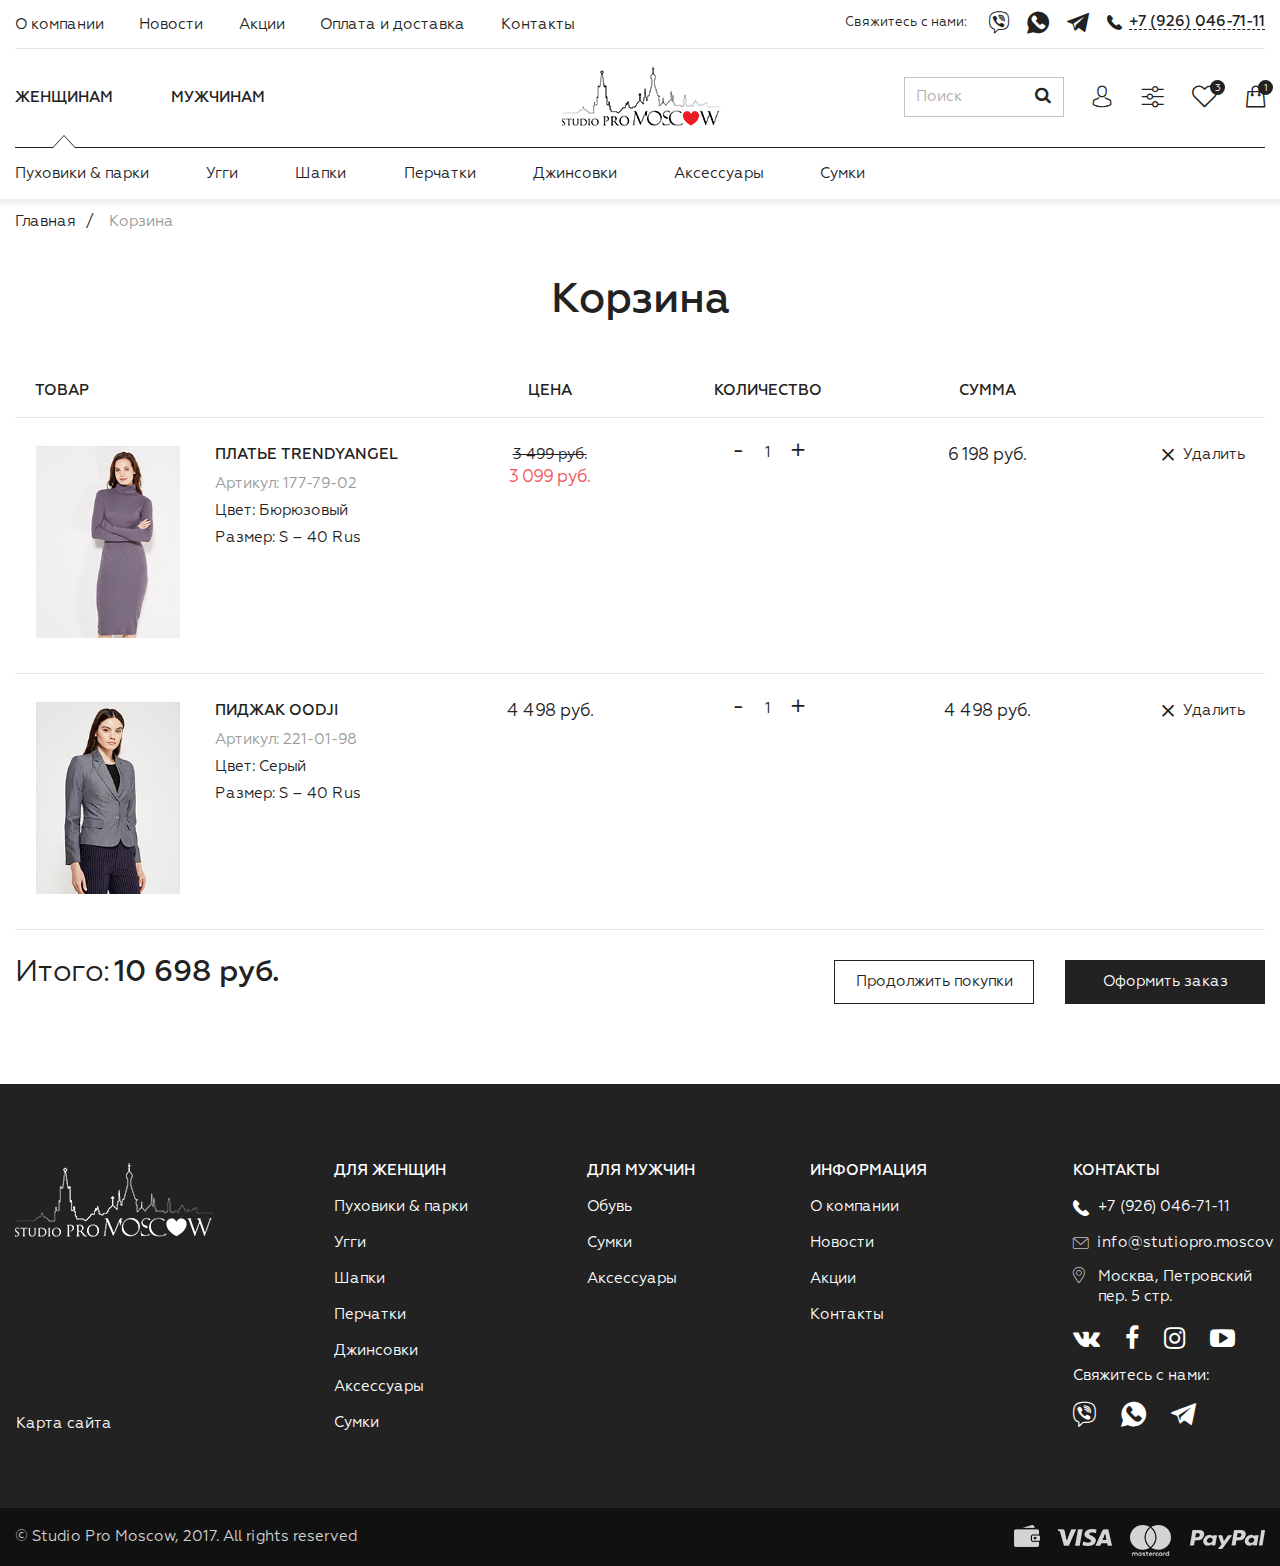
<file: basket.html>
<!DOCTYPE html>
<html>
	<head>
		<meta name="format-detection" content="telephone=no"/>
		<meta name="viewport" content="width=device-width">
		<meta http-equiv="Content-Type" content="text/html; charset=utf-8" />
		<title>promoscow</title>
		<link rel="stylesheet" href="css/dropdown.css" type="text/css" />
		<link rel="stylesheet" href="css/slick.css" type="text/css" />
		<link rel="stylesheet" href="css/jquery.fancybox.css" type="text/css" />
		<link rel="stylesheet" href="css/all.css" type="text/css" />
		<!--[if lte IE 8]><script type="text/javascript" src="js/ie.js"></script><!<![endif]-->
		<script type="text/javascript" src="js/jquery-1.10.2.min.js"></script>
		<script type="text/javascript" src="js/jquery.easing-1.3.min.js"></script>
		<script type="text/javascript" src="js/core.js"></script>
		<script type="text/javascript" src="js/dropdown.js"></script>
		<script type="text/javascript" src="js/jquery.fancybox.js"></script>
		<script type="text/javascript" src="js/icheck.min.js"></script>
		<script type="text/javascript" src="js/jquery.matchHeight.js"></script>
		<script type="text/javascript" src="js/jquery-ui.1.10.3.min.js"></script>
		<script type="text/javascript" src="js/jquery.zoom.min.js"></script>
		<script type="text/javascript" src="js/jquery.rating.pack.js"></script>
		<script type="text/javascript" src="js/slick.min.js"></script>
		<script type="text/javascript" src="js/jquery.maskedinput.min.js"></script>
		<script type="text/javascript" src="js/jquery.main.js"></script>
	</head>
	<body>
		<div id="wrapper">
					<header id="header">
				<a href="#" class="open-menu">
					<i class="fa fa-bars" aria-hidden="true"></i>
				</a>
				<span class="bg"></span>
				<div class="center">
					<div class="row-top">
							<a href="#" class="close-menu">
								<i class="icon-close"></i>
							</a>
						<div class="scroll-holder">
							<nav id="nav">
								<ul>
									<li>
										<a href="#">О компании</a>
									</li>
									<li>
										<a href="#">Новости</a>
									</li>
									<li>
										<a href="#">Акции</a>
									</li>
									<li>
										<a href="#">Оплата и доставка</a>
									</li>
									<li>
										<a href="#">Контакты</a>
									</li>
								</ul>
							</nav>
							<div class="send-block">
								<span class="title">Свяжитесь с нами:</span>
								<ul class="send-list">
									<li>
										<a href="#">
											<i class="icon-viber_icon"></i>
										</a>
									</li>
									<li>
										<a href="#">
											<i class="icon-whatsapp"></i>
										</a>
									</li>
									<li>
										<a href="#">
											<i class="icon-telegram"></i>
										</a>
									</li>
									<li>
										<a href="tel:+79260467111" class="call">
											<i class="icon-call"></i>
											<span>+7 (926) 046-71-11</span>
										</a>
									</li>
								</ul>
							</div>
						</div>
					</div>
					<div class="row-middle">
						<div class="user-interface-block">
							<form action="#" class="search">
								<fieldset>
									<div class="form-row">
										<input type="text" placeholder="Поиск">
										<button type="submit"><i class="fa fa-search" aria-hidden="true"></i></button>
									</div>
								</fieldset>
							</form>
							<ul class="user-interface-list">
								<li>
									<a href="#">
										<i class="icon-user"></i>
									</a>
								</li>
								<li>
									<a href="#">
										<i class="icon-range"></i>
									</a>
								</li>
								<li>
									<a href="#">
										<span class="num">3</span>
										<i class="icon-heart"></i>
									</a>
								</li>
								<li>
									<a href="#">
										<span class="num">1</span>
										<i class="icon-shop"></i>
									</a>
									<div class="basket-drop">
										<div class="holder-items">
											<ul class="basket-drop-list">
												<li>
													<div class="visual">
														<img src="images/img2.jpg" alt="image description">
													</div>
													<div class="info">
														<span class="title">Толстовка LOWRY</span>
														<span class="availability">В наличии</span>
														<span class="price"> шт. x 3 499 руб.</span>
													</div>
													<a href="#" class="btn-del">
														<i class="icon-close"></i>
													</a>
												</li>
												<li>
													<div class="visual">
														<img src="images/img1.jpg" alt="image description">
													</div>
													<div class="info">
														<span class="title">Джинсы Mango</span>
														<span class="availability">Нет в наличии</span>
														<span class="price"> шт. x 3 499 руб.</span>
													</div>
													<a href="#" class="btn-del">
														<i class="icon-close"></i>
													</a>
												</li>
											</ul>
										</div>
										<div class="total-box-holder">
											<div class="holder">
												<span class="title">Товаров на сумму:</span>
												<span class="total-price">7 998 руб</span>
											</div>
											<a href="#" class="btn">Перейти в корзину</a>
										</div>
									</div>
								</li>
							</ul>
						</div>
						<ul class="female-change">
							<li class="active">
								<a href="#">Женщинам</a>
							</li>
							<li>
								<a href="#">Мужчинам</a>
							</li>
						</ul>
						<strong class="logo"><a href="#">promoscow</a></strong>
					</div>
					<div class="nav-product-list-holder">
						<div class="tab active">
							<ul class="nav-product-list">
								<li>
									<a href="#">Пуховики & парки</a>
								</li>
								<li>
									<a href="#">Угги</a>
								</li>
								<li>
									<a href="#">Шапки</a>
								</li>
								<li class="has-drop">
									<a href="#">Перчатки</a>
									<div class="drop">
										<div class="visual">
											<img src="images/img37.jpg" alt="image description">
										</div>
										<div class="holder">
											<div class="col">
												<h3>КАТЕГОРИИ</h3>
												<ul>
													<li>
														<ul>
															<li>
																<a href="#">Все аксессуары</a>
															</li>
															<li>
																<a href="#">Брелоки</a>
															</li>
															<li>
																<a href="#">Галстуки</a>
															</li>
															<li>
																<a href="#">Головные уборы</a>
															</li>
															<li>
																<a href="#">Аксессуары для волос</a>
															</li>
															<li>
																<a href="#">Женская бижутерия</a>
															</li>
															<li>
																<a href="#">Зонты</a>
															</li>
															<li>
																<a href="#">Косметички</a>
															</li>
															<li>
																<a href="#">Кошельки и портмоне</a>
															</li>
															<li>
																<a href="#">Очки</a>
															</li>
														</ul>
													</li>
													<li>
														<ul>
															<li>
																<a href="#">Перчатки</a>
															</li>
															<li>
																<a href="#">Ремни</a>
															</li>
															<li>
																<a href="#">Техника</a>
															</li>
															<li>
																<a href="#">Шарфы</a>
															</li>
															<li>
																<a href="#">Ювелирные украшения</a>
															</li>
															<li>
																<a href="#">Мужские аксессуары</a>
															</li>
														</ul>
													</li>
												</ul>
											</div>
											<div class="col">
												<h3>Топ бренды</h3>
												<ul>
													<li>
														<a href="#">Bottega Veneta</a>
													</li>
													<li>
														<a href="#">Burberry</a>
													</li>
													<li>
														<a href="#">DKNY</a>
													</li>
													<li>
														<a href="#">Dolce & Gabbana</a>
													</li>
													<li>
														<a href="#">Marni</a>
													</li>
													<li>
														<a href="#">MICHAEL Michael Kors</a>
													</li>
													<li>
														<a href="#">Oscar de la Renta</a>
													</li>
													<li>
														<a href="#">Saint Laurent</a>
													</li>
													<li>
														<a href="#">Swarovski</a>
													</li>
													<li>
														<a href="#">Valentino</a>
													</li>
												</ul>
											</div>
										</div>
									</div>
								</li>
								<li>
									<a href="#">Джинсовки</a>
								</li>
								<li class="has-drop">
									<a href="#">Аксессуары</a>
									<div class="drop">
										<div class="visual">
											<img src="images/img37.jpg" alt="image description">
										</div>
										<div class="holder">
											<div class="col">
												<h3>КАТЕГОРИИ</h3>
												<ul>
													<li>
														<ul>
															<li>
																<a href="#">Все аксессуары</a>
															</li>
															<li>
																<a href="#">Брелоки</a>
															</li>
															<li>
																<a href="#">Галстуки</a>
															</li>
															<li>
																<a href="#">Головные уборы</a>
															</li>
															<li>
																<a href="#">Аксессуары для волос</a>
															</li>
															<li>
																<a href="#">Женская бижутерия</a>
															</li>
															<li>
																<a href="#">Зонты</a>
															</li>
															<li>
																<a href="#">Косметички</a>
															</li>
															<li>
																<a href="#">Кошельки и портмоне</a>
															</li>
															<li>
																<a href="#">Очки</a>
															</li>
														</ul>
													</li>
													<li>
														<ul>
															<li>
																<a href="#">Перчатки</a>
															</li>
															<li>
																<a href="#">Ремни</a>
															</li>
															<li>
																<a href="#">Техника</a>
															</li>
															<li>
																<a href="#">Шарфы</a>
															</li>
															<li>
																<a href="#">Ювелирные украшения</a>
															</li>
															<li>
																<a href="#">Мужские аксессуары</a>
															</li>
														</ul>
													</li>
												</ul>
											</div>
											<div class="col">
												<h3>Топ бренды</h3>
												<ul>
													<li>
														<a href="#">Bottega Veneta</a>
													</li>
													<li>
														<a href="#">Burberry</a>
													</li>
													<li>
														<a href="#">DKNY</a>
													</li>
													<li>
														<a href="#">Dolce & Gabbana</a>
													</li>
													<li>
														<a href="#">Marni</a>
													</li>
													<li>
														<a href="#">MICHAEL Michael Kors</a>
													</li>
													<li>
														<a href="#">Oscar de la Renta</a>
													</li>
													<li>
														<a href="#">Saint Laurent</a>
													</li>
													<li>
														<a href="#">Swarovski</a>
													</li>
													<li>
														<a href="#">Valentino</a>
													</li>
												</ul>
											</div>
										</div>
									</div>
								</li>
								<li>
									<a href="#">Сумки</a>
								</li>
							</ul>
						</div>
						<div class="tab">
							<ul class="nav-product-list">
								<li>
									<a href="#">Шапки</a>
								</li>
								<li>
									<a href="#">Угги</a>
								</li>
								<li>
									<a href="#">Пуховики & парки</a>
								</li>
									<li class="has-drop">
									<a href="#">Перчатки</a>
									<div class="drop">
										<div class="visual">
											<img src="images/img37.jpg" alt="image description">
										</div>
										<div class="holder">
											<div class="col">
												<h3>КАТЕГОРИИ</h3>
												<ul>
													<li>
														<ul>
															<li>
																<a href="#">Все аксессуары</a>
															</li>
															<li>
																<a href="#">Брелоки</a>
															</li>
															<li>
																<a href="#">Галстуки</a>
															</li>
															<li>
																<a href="#">Головные уборы</a>
															</li>
															<li>
																<a href="#">Аксессуары для волос</a>
															</li>
															<li>
																<a href="#">Женская бижутерия</a>
															</li>
															<li>
																<a href="#">Зонты</a>
															</li>
															<li>
																<a href="#">Косметички</a>
															</li>
															<li>
																<a href="#">Кошельки и портмоне</a>
															</li>
															<li>
																<a href="#">Очки</a>
															</li>
														</ul>
													</li>
													<li>
														<ul>
															<li>
																<a href="#">Перчатки</a>
															</li>
															<li>
																<a href="#">Ремни</a>
															</li>
															<li>
																<a href="#">Техника</a>
															</li>
															<li>
																<a href="#">Шарфы</a>
															</li>
															<li>
																<a href="#">Ювелирные украшения</a>
															</li>
															<li>
																<a href="#">Мужские аксессуары</a>
															</li>
														</ul>
													</li>
												</ul>
											</div>
											<div class="col">
												<h3>Топ бренды</h3>
												<ul>
													<li>
														<a href="#">Bottega Veneta</a>
													</li>
													<li>
														<a href="#">Burberry</a>
													</li>
													<li>
														<a href="#">DKNY</a>
													</li>
													<li>
														<a href="#">Dolce & Gabbana</a>
													</li>
													<li>
														<a href="#">Marni</a>
													</li>
													<li>
														<a href="#">MICHAEL Michael Kors</a>
													</li>
													<li>
														<a href="#">Oscar de la Renta</a>
													</li>
													<li>
														<a href="#">Saint Laurent</a>
													</li>
													<li>
														<a href="#">Swarovski</a>
													</li>
													<li>
														<a href="#">Valentino</a>
													</li>
												</ul>
											</div>
										</div>
									</div>
								</li>
								<li class="has-drop">
									<a href="#">Аксессуары</a>
									<div class="drop">
										<div class="visual">
											<img src="images/img37.jpg" alt="image description">
										</div>
										<div class="holder">
											<div class="col">
												<h3>КАТЕГОРИИ</h3>
												<ul>
													<li>
														<ul>
															<li>
																<a href="#">Все аксессуары</a>
															</li>
															<li>
																<a href="#">Брелоки</a>
															</li>
															<li>
																<a href="#">Галстуки</a>
															</li>
															<li>
																<a href="#">Головные уборы</a>
															</li>
															<li>
																<a href="#">Аксессуары для волос</a>
															</li>
															<li>
																<a href="#">Женская бижутерия</a>
															</li>
															<li>
																<a href="#">Зонты</a>
															</li>
															<li>
																<a href="#">Косметички</a>
															</li>
															<li>
																<a href="#">Кошельки и портмоне</a>
															</li>
															<li>
																<a href="#">Очки</a>
															</li>
														</ul>
													</li>
													<li>
														<ul>
															<li>
																<a href="#">Перчатки</a>
															</li>
															<li>
																<a href="#">Ремни</a>
															</li>
															<li>
																<a href="#">Техника</a>
															</li>
															<li>
																<a href="#">Шарфы</a>
															</li>
															<li>
																<a href="#">Ювелирные украшения</a>
															</li>
															<li>
																<a href="#">Мужские аксессуары</a>
															</li>
														</ul>
													</li>
												</ul>
											</div>
											<div class="col">
												<h3>Топ бренды</h3>
												<ul>
													<li>
														<a href="#">Bottega Veneta</a>
													</li>
													<li>
														<a href="#">Burberry</a>
													</li>
													<li>
														<a href="#">DKNY</a>
													</li>
													<li>
														<a href="#">Dolce & Gabbana</a>
													</li>
													<li>
														<a href="#">Marni</a>
													</li>
													<li>
														<a href="#">MICHAEL Michael Kors</a>
													</li>
													<li>
														<a href="#">Oscar de la Renta</a>
													</li>
													<li>
														<a href="#">Saint Laurent</a>
													</li>
													<li>
														<a href="#">Swarovski</a>
													</li>
													<li>
														<a href="#">Valentino</a>
													</li>
												</ul>
											</div>
										</div>
									</div>
								</li>
								<li>
									<a href="#">Сумки</a>
								</li>
								<li>
									<a href="#">Джинсовки</a>
								</li>
							</ul>
						</div>
					</div>
				</div>
			</header>
			<main id="main">
				<div class="center">
					<ul class="breadcrumps">
						<li>
							<a href="#">Главная</a>
						</li>
						<li>
							Корзина
						</li>
					</ul>
					<div class="basket">
						<header class="head">
							<h1>Корзина</h1>
						</header>
						<table>
							<thead>
								<tr>
									<th>Товар</th>
									<th>&nbsp;</th>
									<th>цена</th>
									<th>Количество</th>
									<th>Сумма</th>
									<th>&nbsp;</th>
								</tr>
							</thead>
							<tbody>
								<tr>
									<td>
										<div class="visual">
											<img src="images/img2.jpg" alt="image description">
										</div>
									</td>
									<td>
										<div class="decsription">
											<span class="title">Платье TrendyAngel</span>
											<span class="art">Артикул: 177-79-02</span>
											<span class="color">Цвет: Бюрюзовый</span>
											<span class="size">Размер: S – 40 Rus</span>
										</div>
									</td>
									<td>
										<strike>3 499 руб.</strike>
										<span class="price actual">3 099 руб.</span>
									</td>
									<td>
										<div class="amount">
											<a href="#" class="minus">-</a>
											<input type="text" value="1">
											<a href="#" class="plus">+</a>
										</div>
									</td>
									<td>
										<span class="price">6 198 руб.</span>
									</td>
									<td>
										<a href="#" class="btn-del"><i class="icon-close"></i>Удалить</a>
									</td>
								</tr>
								<tr>
									<td>
										<div class="visual">
											<img src="images/img5.jpg" alt="image description">
										</div>
									</td>
									<td>
										<div class="decsription">
											<span class="title">Пиджак oodji</span>
											<span class="art">Артикул: 221-01-98</span>
											<span class="color">Цвет: Серый</span>
											<span class="size">Размер: S – 40 Rus</span>
										</div>
									</td>
									<td>
										<span class="price">4 498 руб.</span>
									</td>
									<td>
										<div class="amount">
											<a href="#" class="minus">-</a>
											<input type="text" value="1">
											<a href="#" class="plus">+</a>
										</div>
									</td>
									<td>
										<span class="price">4 498 руб.</span>
									</td>
									<td>
										<a href="#" class="btn-del"><i class="icon-close"></i>Удалить</a>
									</td>
								</tr>
								<tr>
									<td colspan="6">
										<ul class="btn-holder">
											<li>
												<a href="#" class="btn btn-basket">Продолжить покупки</a>
											</li>
											<li>
												<a href="#" class="btn">Оформить заказ</a>
											</li>
										</ul>
										<div class="price-holder">
											<span class="title-total">Итого:</span>
											<span class="total-price">10 698 руб.</span>
										</div>
									</td>
								</tr>
							</tbody>
						</table>
					</div>
				</div>
			</main>
		</div>
		<footer id="footer">
			<div class="center">
				<div class="footer-row-top">
					<div class="logo-holder">
						<strong class="logo"><a href="#">promoscow</a></strong>
					</div>
					<div class="contact-block">
						<h4>Контакты</h4>
						<ul class="address-list">
							<li>
								<a href="tel:+79260467111"><i class="icon-call"></i>+7 (926) 046-71-11</a>
							</li>
							<li>
								<a href="mailto:info@stutiopro.moscov"><i class="icon-mail"></i>info@stutiopro.moscov</a>
							</li>
							<li>
								<i class="icon-geo"></i>
								<address>Москва, Петровский пер. 5 стр.</address>
							</li>
						</ul>
						<ul class="soc-links">
							<li>
								<a href="#">
									<i class="fa fa-vk" aria-hidden="true"></i>
								</a>
							</li>
							<li>
								<a href="#">
									<i class="fa fa-facebook" aria-hidden="true"></i>
								</a>
							</li>
							<li>
								<a href="#">
									<i class="fa fa-instagram" aria-hidden="true"></i>
								</a>
							</li>
							<li>
								<a href="#">
									<i class="fa fa-youtube-play" aria-hidden="true"></i>
								</a>
							</li>
						</ul>
						<span class="title">Свяжитесь с нами:</span>
						<ul class="send-list">
							<li>
								<a href="#">
									<i class="icon-viber_icon"></i>
								</a>
							</li>
							<li>
								<a href="#">
									<i class="icon-whatsapp"></i>
								</a>
							</li>
							<li>
								<a href="#">
									<i class="icon-telegram"></i>
								</a>
							</li>
						</ul>
					</div>
					<ul class="footer-columns">
						<li>
							<h4>Для женщин</h4>
							<ul>
								<li>
									<a href="#">Пуховики & парки</a>
								</li>
								<li>
									<a href="#">Угги</a>
								</li>
								<li>
									<a href="#">Шапки</a>
								</li>
								<li>
									<a href="#">Перчатки</a>
								</li>
								<li>
									<a href="#">Джинсовки</a>
								</li>
								<li>
									<a href="#">Аксессуары</a>
								</li>
								<li>
									<a href="#">Сумки</a>
								</li>
							</ul>
						</li>
						<li>
							<h4>Для мужчин</h4>
							<ul>
								<li>
									<a href="#">Обувь</a>
								</li>
								<li>
									<a href="#">Сумки</a>
								</li>
								<li>
									<a href="#">Аксессуары</a>
								</li>
							</ul>
						</li>
						<li>
							<h4>Информация</h4>
							<ul>
								<li>
									<a href="#">О компании</a>
								</li>
								<li>
									<a href="#">Новости</a>
								</li>
								<li>
									<a href="#">Акции</a>
								</li>
								<li>
									<a href="#">Контакты</a>
								</li>
							</ul>
						</li>
					</ul>
					<a href="#" class="btn-map-site">Карта сайта</a>
				</div>
			</div>
			<div class="footer-row">
				<div class="center">
					<span class="copy">© Studio Pro Moscow, 2017. All rights reserved</span>
					<ul class="pay-list">
						<li>
							<img src="images/cash.png" alt="image description">
						</li>
						<li>
							<img src="images/visa.png" alt="image description">
						</li>
						<li>
							<img src="images/mastercart.png" alt="image description">
						</li>
						<li>
							<img src="images/paypall.png" alt="image description">
						</li>
					</ul>
				</div>
			</div>
		</footer>
	</body>
</html>
</file>
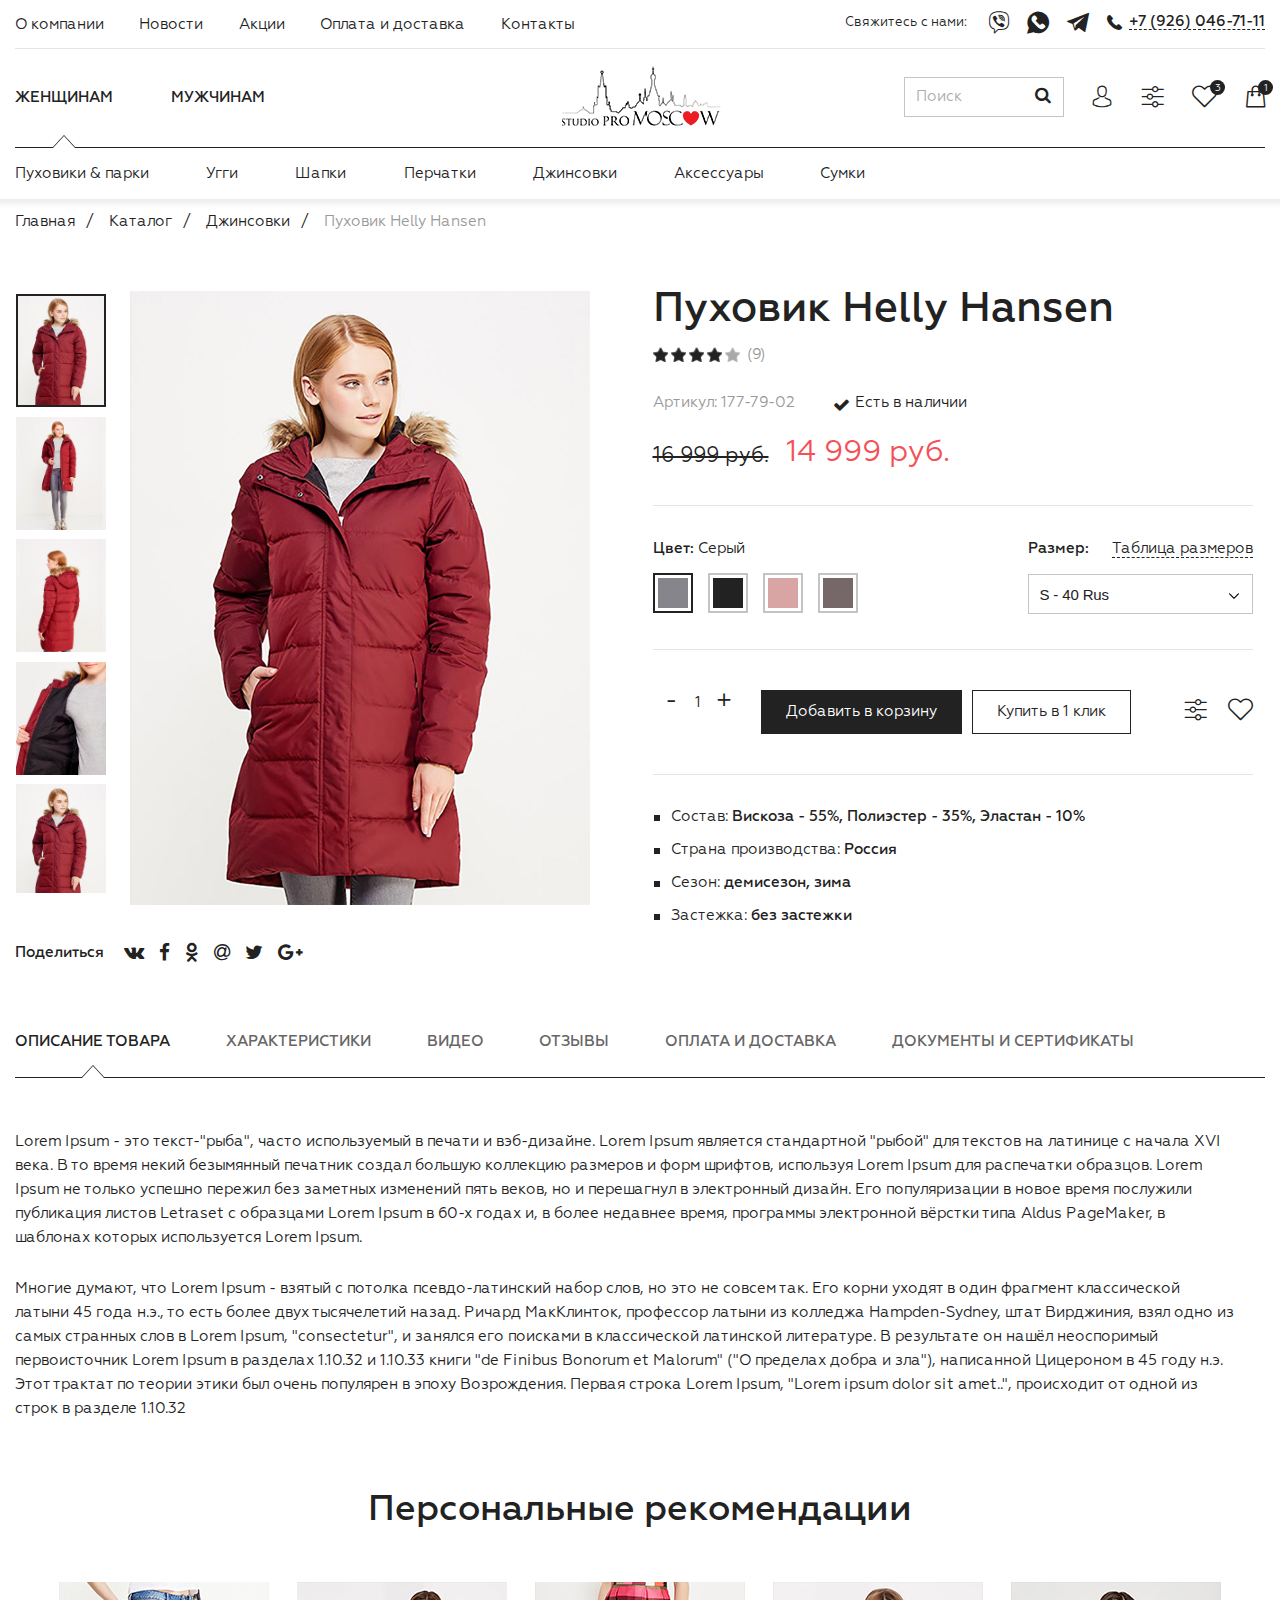
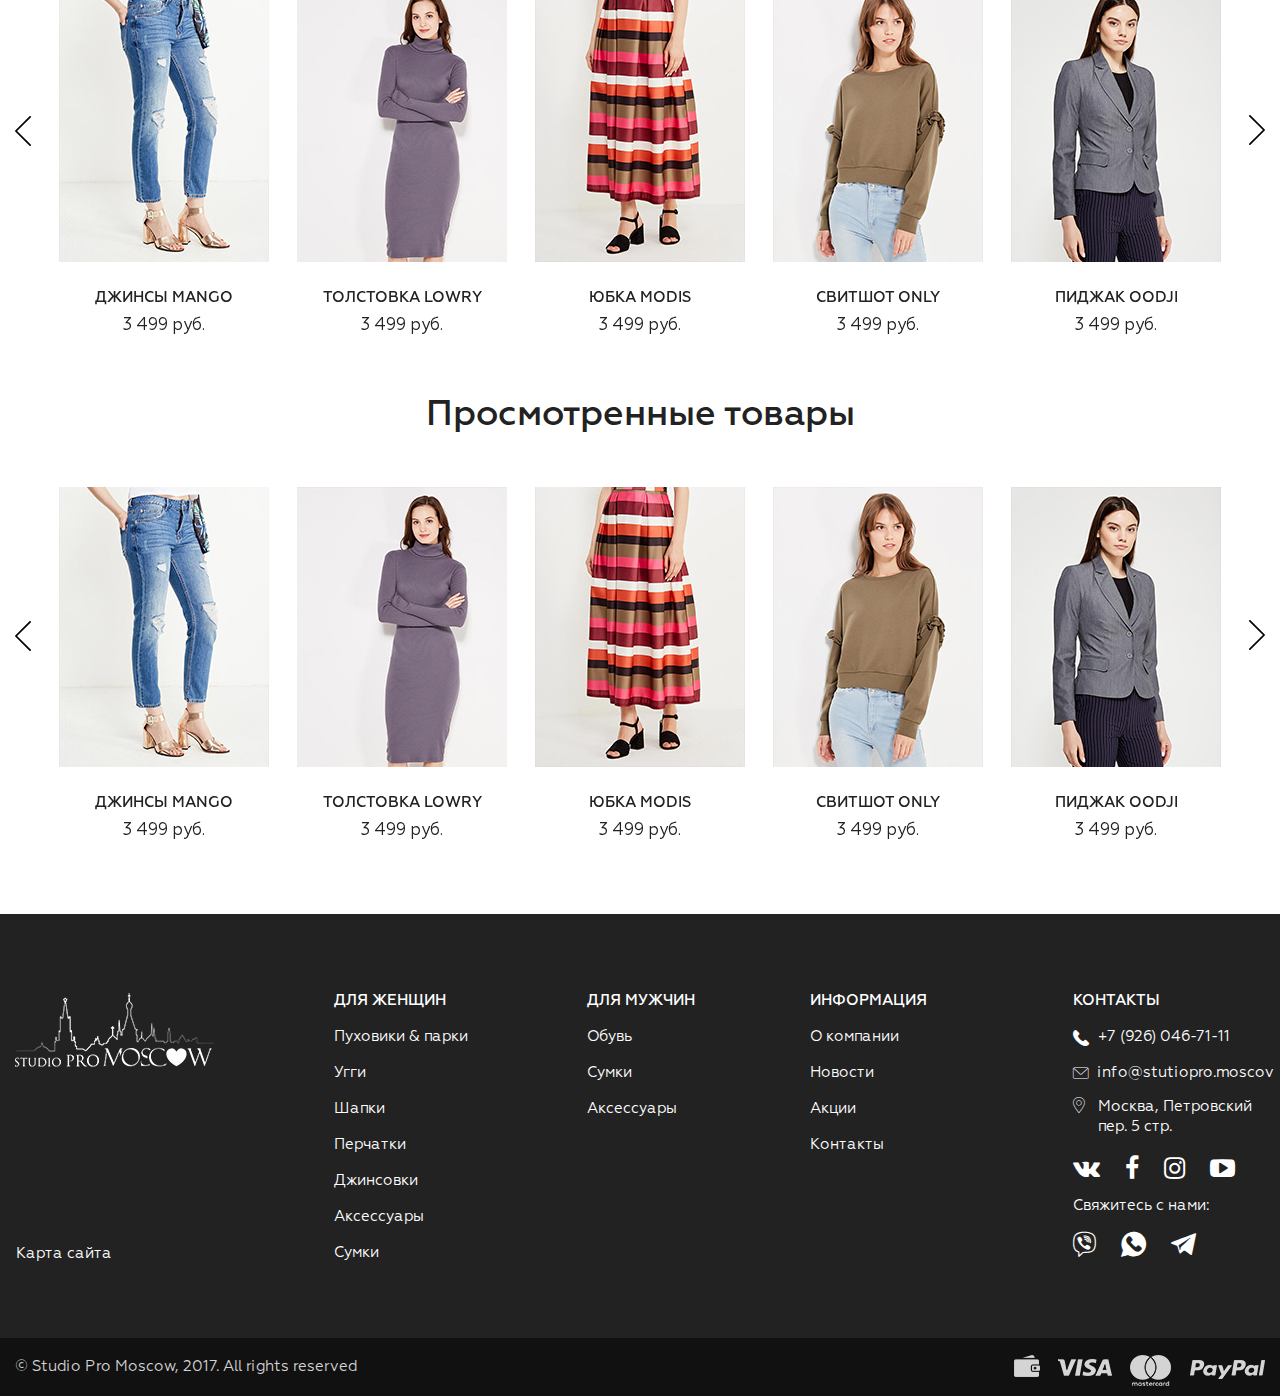
<file: cart.html>
<!DOCTYPE html>
<html>
	<head>
		<meta name="format-detection" content="telephone=no"/>
		<meta name="viewport" content="width=device-width">
		<meta http-equiv="Content-Type" content="text/html; charset=utf-8" />
		<title>promoscow</title>
		<link rel="stylesheet" href="css/dropdown.css" type="text/css" />
		<link rel="stylesheet" href="css/slick.css" type="text/css" />
		<link rel="stylesheet" href="css/jquery.fancybox.css" type="text/css" />
		<link rel="stylesheet" href="css/all.css" type="text/css" />
		<!--[if lte IE 8]><script type="text/javascript" src="js/ie.js"></script><!<![endif]-->
		<script type="text/javascript" src="js/jquery-1.10.2.min.js"></script>
		<script type="text/javascript" src="js/jquery.easing-1.3.min.js"></script>
		<script type="text/javascript" src="js/core.js"></script>
		<script type="text/javascript" src="js/dropdown.js"></script>
		<script type="text/javascript" src="js/jquery.fancybox.js"></script>
		<script type="text/javascript" src="js/icheck.min.js"></script>
		<script type="text/javascript" src="js/jquery.matchHeight.js"></script>
		<script type="text/javascript" src="js/jquery-ui.1.10.3.min.js"></script>
		<script type="text/javascript" src="js/jquery.zoom.min.js"></script>
		<script type="text/javascript" src="js/jquery.rating.pack.js"></script>
		<script type="text/javascript" src="js/slick.min.js"></script>
		<script type="text/javascript" src="js/jquery.maskedinput.min.js"></script>
		<script type="text/javascript" src="js/jquery.main.js"></script>
	</head>
	<body>
		<div id="wrapper">
			<header id="header">
				<a href="#" class="open-menu">
					<i class="fa fa-bars" aria-hidden="true"></i>
				</a>
				<span class="bg"></span>
				<div class="center">
					<div class="row-top">
							<a href="#" class="close-menu">
								<i class="icon-close"></i>
							</a>
						<div class="scroll-holder">
							<nav id="nav">
								<ul>
									<li>
										<a href="#">О компании</a>
									</li>
									<li>
										<a href="#">Новости</a>
									</li>
									<li>
										<a href="#">Акции</a>
									</li>
									<li>
										<a href="#">Оплата и доставка</a>
									</li>
									<li>
										<a href="#">Контакты</a>
									</li>
								</ul>
							</nav>
							<div class="send-block">
								<span class="title">Свяжитесь с нами:</span>
								<ul class="send-list">
									<li>
										<a href="#">
											<i class="icon-viber_icon"></i>
										</a>
									</li>
									<li>
										<a href="#">
											<i class="icon-whatsapp"></i>
										</a>
									</li>
									<li>
										<a href="#">
											<i class="icon-telegram"></i>
										</a>
									</li>
									<li>
										<a href="tel:+79260467111" class="call">
											<i class="icon-call"></i>
											<span>+7 (926) 046-71-11</span>
										</a>
									</li>
								</ul>
							</div>
						</div>
					</div>
					<div class="row-middle">
						<div class="user-interface-block">
							<form action="#" class="search">
								<fieldset>
									<div class="form-row">
										<input type="text" placeholder="Поиск">
										<button type="submit"><i class="fa fa-search" aria-hidden="true"></i></button>
									</div>
								</fieldset>
							</form>
							<ul class="user-interface-list">
								<li>
									<a href="#">
										<i class="icon-user"></i>
									</a>
								</li>
								<li>
									<a href="#">
										<i class="icon-range"></i>
									</a>
								</li>
								<li>
									<a href="#">
										<span class="num">3</span>
										<i class="icon-heart"></i>
									</a>
								</li>
								<li>
									<a href="#">
										<span class="num">1</span>
										<i class="icon-shop"></i>
									</a>
									<div class="basket-drop">
										<div class="holder-items">
											<ul class="basket-drop-list">
												<li>
													<div class="visual">
														<img src="images/img2.jpg" alt="image description">
													</div>
													<div class="info">
														<span class="title">Толстовка LOWRY</span>
														<span class="availability">В наличии</span>
														<span class="price"> шт. x 3 499 руб.</span>
													</div>
													<a href="#" class="btn-del">
														<i class="icon-close"></i>
													</a>
												</li>
												<li>
													<div class="visual">
														<img src="images/img1.jpg" alt="image description">
													</div>
													<div class="info">
														<span class="title">Джинсы Mango</span>
														<span class="availability">Нет в наличии</span>
														<span class="price"> шт. x 3 499 руб.</span>
													</div>
													<a href="#" class="btn-del">
														<i class="icon-close"></i>
													</a>
												</li>
											</ul>
										</div>
										<div class="total-box-holder">
											<div class="holder">
												<span class="title">Товаров на сумму:</span>
												<span class="total-price">7 998 руб</span>
											</div>
											<a href="#" class="btn">Перейти в корзину</a>
										</div>
									</div>
								</li>
							</ul>
						</div>
						<ul class="female-change">
							<li class="active">
								<a href="#">Женщинам</a>
							</li>
							<li>
								<a href="#">Мужчинам</a>
							</li>
						</ul>
						<strong class="logo"><a href="#">promoscow</a></strong>
					</div>
					<div class="nav-product-list-holder">
						<div class="tab active">
							<ul class="nav-product-list">
								<li>
									<a href="#">Пуховики & парки</a>
								</li>
								<li>
									<a href="#">Угги</a>
								</li>
								<li>
									<a href="#">Шапки</a>
								</li>
								<li class="has-drop">
									<a href="#">Перчатки</a>
									<div class="drop">
										<div class="visual">
											<img src="images/img37.jpg" alt="image description">
										</div>
										<div class="holder">
											<div class="col">
												<h3>КАТЕГОРИИ</h3>
												<ul>
													<li>
														<ul>
															<li>
																<a href="#">Все аксессуары</a>
															</li>
															<li>
																<a href="#">Брелоки</a>
															</li>
															<li>
																<a href="#">Галстуки</a>
															</li>
															<li>
																<a href="#">Головные уборы</a>
															</li>
															<li>
																<a href="#">Аксессуары для волос</a>
															</li>
															<li>
																<a href="#">Женская бижутерия</a>
															</li>
															<li>
																<a href="#">Зонты</a>
															</li>
															<li>
																<a href="#">Косметички</a>
															</li>
															<li>
																<a href="#">Кошельки и портмоне</a>
															</li>
															<li>
																<a href="#">Очки</a>
															</li>
														</ul>
													</li>
													<li>
														<ul>
															<li>
																<a href="#">Перчатки</a>
															</li>
															<li>
																<a href="#">Ремни</a>
															</li>
															<li>
																<a href="#">Техника</a>
															</li>
															<li>
																<a href="#">Шарфы</a>
															</li>
															<li>
																<a href="#">Ювелирные украшения</a>
															</li>
															<li>
																<a href="#">Мужские аксессуары</a>
															</li>
														</ul>
													</li>
												</ul>
											</div>
											<div class="col">
												<h3>Топ бренды</h3>
												<ul>
													<li>
														<a href="#">Bottega Veneta</a>
													</li>
													<li>
														<a href="#">Burberry</a>
													</li>
													<li>
														<a href="#">DKNY</a>
													</li>
													<li>
														<a href="#">Dolce & Gabbana</a>
													</li>
													<li>
														<a href="#">Marni</a>
													</li>
													<li>
														<a href="#">MICHAEL Michael Kors</a>
													</li>
													<li>
														<a href="#">Oscar de la Renta</a>
													</li>
													<li>
														<a href="#">Saint Laurent</a>
													</li>
													<li>
														<a href="#">Swarovski</a>
													</li>
													<li>
														<a href="#">Valentino</a>
													</li>
												</ul>
											</div>
										</div>
									</div>
								</li>
								<li>
									<a href="#">Джинсовки</a>
								</li>
								<li class="has-drop">
									<a href="#">Аксессуары</a>
									<div class="drop">
										<div class="visual">
											<img src="images/img37.jpg" alt="image description">
										</div>
										<div class="holder">
											<div class="col">
												<h3>КАТЕГОРИИ</h3>
												<ul>
													<li>
														<ul>
															<li>
																<a href="#">Все аксессуары</a>
															</li>
															<li>
																<a href="#">Брелоки</a>
															</li>
															<li>
																<a href="#">Галстуки</a>
															</li>
															<li>
																<a href="#">Головные уборы</a>
															</li>
															<li>
																<a href="#">Аксессуары для волос</a>
															</li>
															<li>
																<a href="#">Женская бижутерия</a>
															</li>
															<li>
																<a href="#">Зонты</a>
															</li>
															<li>
																<a href="#">Косметички</a>
															</li>
															<li>
																<a href="#">Кошельки и портмоне</a>
															</li>
															<li>
																<a href="#">Очки</a>
															</li>
														</ul>
													</li>
													<li>
														<ul>
															<li>
																<a href="#">Перчатки</a>
															</li>
															<li>
																<a href="#">Ремни</a>
															</li>
															<li>
																<a href="#">Техника</a>
															</li>
															<li>
																<a href="#">Шарфы</a>
															</li>
															<li>
																<a href="#">Ювелирные украшения</a>
															</li>
															<li>
																<a href="#">Мужские аксессуары</a>
															</li>
														</ul>
													</li>
												</ul>
											</div>
											<div class="col">
												<h3>Топ бренды</h3>
												<ul>
													<li>
														<a href="#">Bottega Veneta</a>
													</li>
													<li>
														<a href="#">Burberry</a>
													</li>
													<li>
														<a href="#">DKNY</a>
													</li>
													<li>
														<a href="#">Dolce & Gabbana</a>
													</li>
													<li>
														<a href="#">Marni</a>
													</li>
													<li>
														<a href="#">MICHAEL Michael Kors</a>
													</li>
													<li>
														<a href="#">Oscar de la Renta</a>
													</li>
													<li>
														<a href="#">Saint Laurent</a>
													</li>
													<li>
														<a href="#">Swarovski</a>
													</li>
													<li>
														<a href="#">Valentino</a>
													</li>
												</ul>
											</div>
										</div>
									</div>
								</li>
								<li>
									<a href="#">Сумки</a>
								</li>
							</ul>
						</div>
						<div class="tab">
							<ul class="nav-product-list">
								<li>
									<a href="#">Шапки</a>
								</li>
								<li>
									<a href="#">Угги</a>
								</li>
								<li>
									<a href="#">Пуховики & парки</a>
								</li>
									<li class="has-drop">
									<a href="#">Перчатки</a>
									<div class="drop">
										<div class="visual">
											<img src="images/img37.jpg" alt="image description">
										</div>
										<div class="holder">
											<div class="col">
												<h3>КАТЕГОРИИ</h3>
												<ul>
													<li>
														<ul>
															<li>
																<a href="#">Все аксессуары</a>
															</li>
															<li>
																<a href="#">Брелоки</a>
															</li>
															<li>
																<a href="#">Галстуки</a>
															</li>
															<li>
																<a href="#">Головные уборы</a>
															</li>
															<li>
																<a href="#">Аксессуары для волос</a>
															</li>
															<li>
																<a href="#">Женская бижутерия</a>
															</li>
															<li>
																<a href="#">Зонты</a>
															</li>
															<li>
																<a href="#">Косметички</a>
															</li>
															<li>
																<a href="#">Кошельки и портмоне</a>
															</li>
															<li>
																<a href="#">Очки</a>
															</li>
														</ul>
													</li>
													<li>
														<ul>
															<li>
																<a href="#">Перчатки</a>
															</li>
															<li>
																<a href="#">Ремни</a>
															</li>
															<li>
																<a href="#">Техника</a>
															</li>
															<li>
																<a href="#">Шарфы</a>
															</li>
															<li>
																<a href="#">Ювелирные украшения</a>
															</li>
															<li>
																<a href="#">Мужские аксессуары</a>
															</li>
														</ul>
													</li>
												</ul>
											</div>
											<div class="col">
												<h3>Топ бренды</h3>
												<ul>
													<li>
														<a href="#">Bottega Veneta</a>
													</li>
													<li>
														<a href="#">Burberry</a>
													</li>
													<li>
														<a href="#">DKNY</a>
													</li>
													<li>
														<a href="#">Dolce & Gabbana</a>
													</li>
													<li>
														<a href="#">Marni</a>
													</li>
													<li>
														<a href="#">MICHAEL Michael Kors</a>
													</li>
													<li>
														<a href="#">Oscar de la Renta</a>
													</li>
													<li>
														<a href="#">Saint Laurent</a>
													</li>
													<li>
														<a href="#">Swarovski</a>
													</li>
													<li>
														<a href="#">Valentino</a>
													</li>
												</ul>
											</div>
										</div>
									</div>
								</li>
								<li class="has-drop">
									<a href="#">Аксессуары</a>
									<div class="drop">
										<div class="visual">
											<img src="images/img37.jpg" alt="image description">
										</div>
										<div class="holder">
											<div class="col">
												<h3>КАТЕГОРИИ</h3>
												<ul>
													<li>
														<ul>
															<li>
																<a href="#">Все аксессуары</a>
															</li>
															<li>
																<a href="#">Брелоки</a>
															</li>
															<li>
																<a href="#">Галстуки</a>
															</li>
															<li>
																<a href="#">Головные уборы</a>
															</li>
															<li>
																<a href="#">Аксессуары для волос</a>
															</li>
															<li>
																<a href="#">Женская бижутерия</a>
															</li>
															<li>
																<a href="#">Зонты</a>
															</li>
															<li>
																<a href="#">Косметички</a>
															</li>
															<li>
																<a href="#">Кошельки и портмоне</a>
															</li>
															<li>
																<a href="#">Очки</a>
															</li>
														</ul>
													</li>
													<li>
														<ul>
															<li>
																<a href="#">Перчатки</a>
															</li>
															<li>
																<a href="#">Ремни</a>
															</li>
															<li>
																<a href="#">Техника</a>
															</li>
															<li>
																<a href="#">Шарфы</a>
															</li>
															<li>
																<a href="#">Ювелирные украшения</a>
															</li>
															<li>
																<a href="#">Мужские аксессуары</a>
															</li>
														</ul>
													</li>
												</ul>
											</div>
											<div class="col">
												<h3>Топ бренды</h3>
												<ul>
													<li>
														<a href="#">Bottega Veneta</a>
													</li>
													<li>
														<a href="#">Burberry</a>
													</li>
													<li>
														<a href="#">DKNY</a>
													</li>
													<li>
														<a href="#">Dolce & Gabbana</a>
													</li>
													<li>
														<a href="#">Marni</a>
													</li>
													<li>
														<a href="#">MICHAEL Michael Kors</a>
													</li>
													<li>
														<a href="#">Oscar de la Renta</a>
													</li>
													<li>
														<a href="#">Saint Laurent</a>
													</li>
													<li>
														<a href="#">Swarovski</a>
													</li>
													<li>
														<a href="#">Valentino</a>
													</li>
												</ul>
											</div>
										</div>
									</div>
								</li>
								<li>
									<a href="#">Сумки</a>
								</li>
								<li>
									<a href="#">Джинсовки</a>
								</li>
							</ul>
						</div>
					</div>
				</div>
			</header>
			<main id="main">
				<div class="center">
					<ul class="breadcrumps">
						<li>
							<a href="#">Главная</a>
						</li>
						<li>
							<a href="#">Каталог</a>
						</li>
						<li>
							<a href="#">Джинсовки</a>
						</li>
						<li>Пуховик Helly Hansen</li>
					</ul>
					<div class="catalog-cart-block">
						<div class="two-columns">
							<div class="cart-visual-holder">
								<h1>Пуховик Helly Hansen</h1>
								<div class="btn-zoom-holder">
									<a href="#" class="zoom-in">
										<i class="fa fa-search" aria-hidden="true"></i>
									</a>
									<a href="#" class="zoom-out">
										<i class="fa fa-close" aria-hidden="true"></i>
									</a>
								</div>
								<div class="catalog-nav-holder">
									<ul class="catalog-nav">
										<li>
											<a href="javascript:void(0);">
												<img src="images/img12.jpg" alt="image description">
											</a>
										</li>
										<li>
											<a href="javascript:void(0);">
												<img src="images/img13.jpg" alt="image description">
											</a>
										</li>
										<li>
											<a href="javascript:void(0);">
												<img src="images/img14.jpg" alt="image description">
											</a>
										</li>
										<li>
											<a href="javascript:void(0);">
												<img src="images/img15.jpg" alt="image description">
											</a>
										</li>
										<li>
											<a href="javascript:void(0);">
												<img src="images/img12.jpg" alt="image description">
											</a>
										</li>
										<li>
											<a href="javascript:void(0);">
												<img src="images/img13.jpg" alt="image description">
											</a>
										</li>
									</ul>
								</div>
								<ul class="catalog-slider">
									<li>
										<div  class="visual zoom">
											<img  src="images/img12.jpg" alt="image description">
										</div>
									</li>
									<li>
										<div  class="visual zoom">
											<img src="images/img13.jpg" alt="image description">
										</div>
									</li>
									<li>
										<div  class="visual zoom">
											<img src="images/img14.jpg" alt="image description">
										</div>
									</li>
									<li>
										<div class="visual zoom">
											<img src="images/img15.jpg" alt="image description">
										</div>
									</li>
									<li>
										<div  class="visual zoom">
											<img  src="images/img12.jpg" alt="image description">
										</div>
									</li>
									<li>
										<div  class="visual zoom">
											<img  src="images/img13.jpg" alt="image description">
										</div>
									</li>
								</ul>
								<div class="share-block">
									<span class="title">Поделиться</span>
									<ul class="share-list">
										<li>
											<a href="#">
												<i class="fa fa-vk" aria-hidden="true"></i>
											</a>
										</li>
										<li>
											<a href="#">
												<i class="fa fa-facebook" aria-hidden="true"></i>
											</a>
										</li>
										<li>
											<a href="#">
												<i class="fa fa-odnoklassniki" aria-hidden="true"></i>
											</a>
										</li>
										<li>
											<a href="#">
												<i class="fa fa-at" aria-hidden="true"></i>
											</a>
										</li>
										<li>
											<a href="#">
												<i class="fa fa-twitter" aria-hidden="true"></i>
											</a>
										</li>
										<li>
											<a href="#">
												<i class="fa fa-google-plus" aria-hidden="true"></i>
											</a>
										</li>
									</ul>
								</div>
							</div>
							<div class="cart-decsription-holder">
								<h1>Пуховик Helly Hansen</h1>
								<div class="rate-block">
									<div class="rate">
										<input name="star1" type="radio" class="star"/>
										<input name="star1" type="radio" class="star"/>
										<input name="star1" type="radio" class="star"/>
										<input name="star1" type="radio" class="star" checked/>
										<input name="star1" type="radio" class="star"/>
									</div>
									<span class="num">(9)</span>
								</div>
								<div class="price-block">
									<div class="row">
										<span class="art">Артикул: 177-79-02</span>
										<span class="availability"><i class="fa fa-check" aria-hidden="true"></i>Есть в наличии</span>
									</div>
									<div class="row">
										<strike>16 999 руб.</strike>
										<span class="price">14 999 руб.</span>
									</div>
								</div>
								<div class="choose-block">
									<div class="choose-color-box">
										<span class="title"><span>Цвет:</span> Серый</span>
										<ul class="color-list">
											<li class="active">
												<a href="#" style="background-color:#86858b"></a>
											</li>
											<li>
												<a href="#" style="background-color:#222222"></a>
											</li>
											<li>
												<a href="#"  style="background-color:#d8a4a4"></a>
											</li>
											<li>
												<a href="#"  style="background-color:#766868"></a>
											</li>
										</ul>
									</div>
									<div class="dimension-box">
										<div class="row">
											<span class="title">Размер:</span>
											<a href="#" class="table-dimension-btn">Таблица размеров</a>
										</div>
										<select class="select-dropdown">
											<option>S - 40 Rus</option>
											<option>S - 40 Rus</option>
											<option>S - 40 Rus</option>
										</select>
									</div>
								</div>
								<div class="buy-block">
									<div class="amount">
										<a href="#" class="minus">-</a>
										<input type="text" value="1">
										<a href="#" class="plus">+</a>
									</div>
									<ul class="user-interface-list">
										<li>
											<span class="tooltip">Добавить в сравнение</span>
											<a href="#">
												<i class="icon-range"></i>
											</a>
										</li>
										<li>
											<span class="tooltip">Добавить в избранное</span>
											<a href="#">
												<i class="icon-heart"></i>
											</a>
										</li>
									</ul>
									<ul class="btn-holder">
										<li>
											<a href="#" class="btn btn-basket">Добавить в корзину</a>
										</li>
										<li>
											<a href="#" class="btn btn-click">Купить в 1 клик</a>
										</li>
									</ul>
								</div>
								<ul class="list-product-characteristics">
									<li>
										<span class="title">Состав:</span>
										Вискоза - 55%, Полиэстер - 35%, Эластан - 10%
									</li>
									<li>
										<span class="title">Страна производства:</span>
										Россия
									</li>
									<li>
										<span class="title">Сезон:</span>
										демисезон, зима
									</li>
									<li>
										<span class="title">Застежка:</span>
										без застежки
									</li>
								</ul>
							</div>
						</div>
					</div>
					<div class="tabset">
						<ul class="tab-control">
							<li class="active">
								<a href="#">Описание товара</a>
							</li>
							<li>
								<a href="#">Характеристики </a>
							</li>
							<li>
								<a href="#">Видео</a>
							</li>
							<li>
								<a href="#">Отзывы</a>
							</li>
							<li>
								<a href="#">Оплата и доставка</a>
							</li>
							<li>
								<a href="#">Документы и сертификаты</a>
							</li>
						</ul>
						<div class="tab-body">
							<div class="tab active">
								<div class="cart-description">
									<p>Lorem Ipsum - это текст-"рыба", часто используемый в печати и вэб-дизайне. Lorem Ipsum является стандартной "рыбой" для текстов на латинице с начала XVI века. В то время некий безымянный печатник создал большую коллекцию размеров и форм шрифтов, используя Lorem Ipsum для распечатки образцов. Lorem Ipsum не только успешно пережил без заметных изменений пять веков, но и перешагнул в электронный дизайн. Его популяризации в новое время послужили публикация листов Letraset с образцами Lorem Ipsum в 60-х годах и, в более недавнее время, программы электронной вёрстки типа Aldus PageMaker, в шаблонах которых используется Lorem Ipsum.</p>
									<p>Многие думают, что Lorem Ipsum - взятый с потолка псевдо-латинский набор слов, но это не совсем так. Его корни уходят в один фрагмент классической латыни 45 года н.э., то есть более двух тысячелетий назад. Ричард МакКлинток, профессор латыни из колледжа Hampden-Sydney, штат Вирджиния, взял одно из самых странных слов в Lorem Ipsum, "consectetur", и занялся его поисками в классической латинской литературе. В результате он нашёл неоспоримый первоисточник Lorem Ipsum в разделах 1.10.32 и 1.10.33 книги "de Finibus Bonorum et Malorum" ("О пределах добра и зла"), написанной Цицероном в 45 году н.э. Этот трактат по теории этики был очень популярен в эпоху Возрождения. Первая строка Lorem Ipsum, "Lorem ipsum dolor sit amet..", происходит от одной из строк в разделе 1.10.32</p>
								</div>
							</div>
							<div class="tab">
								<div class="product-characteristics-columns">
									<div class="col">
										<ul class="list-product-characteristics">
											<li>
												<span class="title">Состав:</span>
												Вискоза - 55%, Полиэстер - 35%, Эластан - 10%
											</li>
											<li>
												<span class="title">Материал подкладки:</span>
												Полиамид - 100%
											</li>
											<li>
												<span class="title">Утеплитель: </span>
												Утиный пух - 60%, Утиное перо - 40%
											</li>
											<li>
												<span class="title">Страна производства:</span>
												: Россия
											</li>
											<li>
												<span class="title">Размер товара на модели:</span>
												42/44
											</li>
											<li>
												<span class="title">Параметры модели:</span>
												 80-61-88
											</li>
											<li>
												<span class="title">Рост модели на фото:</span>
												174
											</li>
											<li>
												<span class="title">Длина:</span>
												88 см
											</li>
											<li>
												<span class="title">Длина рукава:</span>
												60 см
											</li>
										</ul>
									</div>
									<div class="col">
										<ul class="list-product-characteristics">
											<li>
												<span class="title">Сезон:</span>
												демисезон, зима
											</li>
											<li>
												<span class="title">Цвет:</span>
												бордовый
											</li>
											<li>
												<span class="title">Узор:</span>
												однотонный
											</li>
											<li>
												<span class="title">Застежка:</span>
												на молнии
											</li>
											<li>
												<span class="title">Детали одежды:</span>
												меховая отделка, стеганый
											</li>
											<li>
												<span class="title">Вид спорта:</span>
												спорт стиль
											</li>
											<li>
												<span class="title">Утеплитель:</span>
												Утиный пух - 60%, Утиное перо - 40%
											</li>
											<li>
												<span class="title">Карманы:</span>
												2
											</li>
											<li>
												<span class="title">Цвет фурнитуры:</span>
												в тон изделия
											</li>
										</ul>
									</div>
								</div>
							</div>
							<div class="tab">
								<ul class="video-list">
									<li>
										<div class="visual">
											<a data-fancybox data-type="iframe" data-src="https://www.youtube.com/embed/vlX6TqhMsEs?rel=0&enablejsapi=1" href="javascript:;" class="btn-play play">
												<img src="images/img16.jpg" alt="image description">
												<i class="play-btn"></i>
												<i class="fa fa-times-circle-o" aria-hidden="true"></i>
											</a>
										</div>
										<p>15 самых уютных и актуальных свитеров на осень</p>
									</li>
									<li>
										<div class="visual">
											<a data-fancybox data-type="iframe" data-src="https://www.youtube.com/embed/vlX6TqhMsEs?rel=0&enablejsapi=1" href="javascript:;" class="btn-play play">
												<img src="images/img17.jpg" alt="image description">
												<i class="play-btn"></i>
												<i class="fa fa-times-circle-o" aria-hidden="true"></i>
											</a>
										</div>
										<p>Что произошло в мире моды на этой неделе</p>
									</li>
									<li>
										<div class="visual">
											<a data-fancybox data-type="iframe" data-src="https://www.youtube.com/embed/vlX6TqhMsEs?rel=0&enablejsapi=1" href="javascript:;" class="btn-play play">
												<img src="images/img18.jpg" alt="image description">
												<i class="play-btn"></i>
												<i class="fa fa-times-circle-o" aria-hidden="true"></i>
											</a>
										</div>
										<p>5 стильных вещей, чтобы идеально провести эту осень</p>
									</li>
								</ul>
							</div>
							<div class="tab">
								<div class="cart-reviewers">
									<div class="reviewer">
										<header class="head">
											<span class="name">Арина Устич</span>
											<span class="date">20.09.2017</span>
											<div class="rate-block">
												<div class="rate">
													<input name="star2" type="radio" class="star"/>
													<input name="star2" type="radio" class="star"/>
													<input name="star2" type="radio" class="star"/>
													<input name="star2" type="radio" class="star" checked/>
													<input name="star2" type="radio" class="star"/>
												</div>
											</div>
										</header>
										<p>Lorem Ipsum - это текст-"рыба", часто используемый в печати и вэб-дизайне. Lorem Ipsum является стандартной "рыбой" для текстов на латинице с начала XVI века. В то время некий безымянный печатник создал большую коллекцию размеров и форм шрифтов, используя Lorem Ipsum для распечатки образцов. Lorem Ipsum не только успешно пережил без заметных изменений пять веков, но и перешагнул в электронный дизайн.</p>
									</div>
									<div class="reviewer">
										<header class="head">
											<span class="name">Мария Иванова</span>
											<span class="date">02.08.2017</span>
											<div class="rate-block">
												<div class="rate">
													<input name="star3" type="radio" class="star"/>
													<input name="star3" type="radio" class="star"/>
													<input name="star3" type="radio" class="star"/>
													<input name="star3" type="radio" class="star" checked/>
													<input name="star3" type="radio" class="star"/>
												</div>
											</div>
										</header>
										<p>Многие думают, что Lorem Ipsum - взятый с потолка псевдо-латинский набор слов, но это не совсем так. Его корни уходят в один фрагмент классической латыни 45 года н.э., то есть более двух тысячелетий назад. Ричард МакКлинток, профессор латыни из колледжа Hampden-Sydney, штат Вирджиния, взял одно из самых странных слов в Lorem Ipsum, "consectetur", и занялся его поисками в классической латинской литературе.</p>
									</div>
									<div class="reviewer">
										<header class="head">
											<span class="name">Анастасия Назаренко</span>
											<span class="date">12.06.2017</span>
											<div class="rate-block">
												<div class="rate">
													<input name="star4" type="radio" class="star"/>
													<input name="star4" type="radio" class="star"/>
													<input name="star4" type="radio" class="star"/>
													<input name="star4" type="radio" class="star" checked/>
													<input name="star4" type="radio" class="star"/>
												</div>
											</div>
										</header>
										<p>Давно выяснено, что при оценке дизайна и композиции читаемый текст мешает сосредоточиться. Lorem Ipsum используют потому, что тот обеспечивает более или менее стандартное заполнение шаблона, а также реальное распределение букв и пробелов в абзацах, которое не получается при простой дубликации "Здесь ваш текст.. Здесь ваш текст.. Здесь ваш текст.." </p>
									</div>
									<div class="btn-holder">
										<a href="#" class="btn-more" tabindex="0">Читать все отзывы <i class="icon-arr"></i></a>
									</div>
									<form action="#" class="form-reviewer">
										<h4>Оставьте свой отзыв о товаре</h4>
										<fieldset>
											<div class="form-row">
												<label>Оценка:</label>
												<div class="rate-block">
													<div class="rate">
														<input name="star4" type="radio" class="star"/>
														<input name="star4" type="radio" class="star"/>
														<input name="star4" type="radio" class="star"/>
														<input name="star4" type="radio" class="star" checked/>
														<input name="star4" type="radio" class="star"/>
													</div>
													<span class="text-rate">нормально</span>
												</div>
											</div>
											<div class="form-row">
												<label for="alt01">Ваш отзыв:</label>
												<div class="holder">
													<textarea id="alt01"></textarea>
												</div>
											</div>
											<div class="form-row ">
												<div class="half holder-error">
													<label for="alt02">Ваше имя:</label>
													<div class="holder">
														<input class="required" id="alt02" type="text">
													</div>
												</div>
												<div class="half holder-error">
													<label for="alt03">Ваш e-mail:</label>
													<div class="holder">
														<input id="alt03" class="email" type="text">
													</div>
												</div>
											</div>
											<div class="form-row-submit">
												<input type="submit" value="Оставить отзыв">
												<span class="info">Оставляя отзыв, я соглашаюсь с <a href="#">политикой конфиденциальности</a></span>
											</div>
										</fieldset>
									</form>
								</div>
							</div>
							<div class="tab">
								<div class="cart-description">
									<p>Lorem Ipsum - это текст-"рыба", часто используемый в печати и вэб-дизайне. Lorem Ipsum является стандартной "рыбой" для текстов на латинице с начала XVI века. В то время некий безымянный печатник создал большую коллекцию размеров и форм шрифтов, используя Lorem Ipsum для распечатки образцов. Lorem Ipsum не только успешно пережил без заметных изменений пять веков, но и перешагнул в электронный дизайн. Его популяризации в новое время послужили публикация листов Letraset с образцами Lorem Ipsum в 60-х годах и, в более недавнее время, программы электронной вёрстки типа Aldus PageMaker, в шаблонах которых используется Lorem Ipsum.</p>
									<p>Многие думают, что Lorem Ipsum - взятый с потолка псевдо-латинский набор слов, но это не совсем так. Его корни уходят в один фрагмент классической латыни 45 года н.э., то есть более двух тысячелетий назад. Ричард МакКлинток, профессор латыни из колледжа Hampden-Sydney, штат Вирджиния, взял одно из самых странных слов в Lorem Ipsum, "consectetur", и занялся его поисками в классической латинской литературе. В результате он нашёл неоспоримый первоисточник Lorem Ipsum в разделах 1.10.32 и 1.10.33 книги "de Finibus Bonorum et Malorum" ("О пределах добра и зла"), написанной Цицероном в 45 году н.э. Этот трактат по теории этики был очень популярен в эпоху Возрождения. Первая строка Lorem Ipsum, "Lorem ipsum dolor sit amet..", происходит от одной из строк в разделе 1.10.32</p>
								</div>
							</div>
							<div class="tab">
								<ul class="document-list-gallery">
									<li>
										<a data-fancybox="gallery" href="images/img19.jpg">
											<img src="images/img19.jpg" alt="image description">
											<i class="fa fa-search" aria-hidden="true"></i>
										</a>
									</li>
									<li>
										<a data-fancybox="gallery" href="images/img20.jpg">
											<img src="images/img20.jpg" alt="image description">
											<i class="fa fa-search" aria-hidden="true"></i>
										</a>
									</li>
									<li>
										<a data-fancybox="gallery" href="images/img21.jpg">
											<img src="images/img21.jpg" alt="image description">
											<i class="fa fa-search" aria-hidden="true"></i>
										</a>
									</li>
									<li>
										<a data-fancybox="gallery" href="images/img22.jpg">
											<img src="images/img22.jpg" alt="image description">
											<i class="fa fa-search" aria-hidden="true"></i>
										</a>
									</li>
									<li>
										<a data-fancybox="gallery" href="images/img23.jpg">
											<img src="images/img23.jpg" alt="image description">
											<i class="fa fa-search" aria-hidden="true"></i>
										</a>
									</li>
									<li>
										<a data-fancybox="gallery" href="images/img21.jpg">
											<img src="images/img21.jpg" alt="image description">
											<i class="fa fa-search" aria-hidden="true"></i>
										</a>
									</li>
								</ul>
							</div>
						</div>
					</div>
				</div>
				<div class="products-choose">
					<div class="center">
						<header class="head">
							<h2>Персональные рекомендации</h2>
						</header>
						<ul class="product-list-gallery">
							<li>
								<a href="#">
									<div class="visual">
										<img src="images/img1.jpg" alt="image description">
										<div class="hover-img">
											<img " src="images/img2-1.jpg" alt="image description">
										</div>
									</div>
									<span class="title">Джинсы Mango</span>
									<span class="price">3 499 руб.</span>
								</a>
							</li>
							<li>
								<a href="#">
									<div class="visual">
										<img src="images/img2.jpg" alt="image description">
										<div class="hover-img">
											<img " src="images/img2-1.jpg" alt="image description">
										</div>
									</div>
									<span class="title">Толстовка LOWRY</span>
									<span class="price">3 499 руб.</span>
								</a>
							</li>
							<li>
								<a href="#">
									<div class="visual">
										<img src="images/img3.jpg" alt="image description">
										<div class="hover-img">
											<img " src="images/img2-1.jpg" alt="image description">
										</div>
									</div>
									<span class="title">Юбка Modis</span>
									<span class="price">3 499 руб.</span>
								</a>
							</li>
							<li>
								<a href="#">
									<div class="visual">
										<img src="images/img4.jpg" alt="image description">
										<div class="hover-img">
											<img " src="images/img2-1.jpg" alt="image description">
										</div>
									</div>
									<span class="title">Свитшот Only</span>
									<span class="price">3 499 руб.</span>
								</a>
							</li>
							<li>
								<a href="#">
									<div class="visual">
										<img src="images/img5.jpg" alt="image description">
										<div class="hover-img">
											<img " src="images/img2-1.jpg" alt="image description">
										</div>
									</div>
									<span class="title">Пиджак oodji</span>
									<span class="price">3 499 руб.</span>
								</a>
							</li>
							<li>
								<a href="#">
									<div class="visual">
										<img src="images/img4.jpg" alt="image description">
										<div class="hover-img">
											<img " src="images/img2-1.jpg" alt="image description">
										</div>
									</div>
									<span class="title">Свитшот Only</span>
									<span class="price">3 499 руб.</span>
								</a>
							</li>
							<li>
								<a href="#">
									<div class="visual">
										<img src="images/img5.jpg" alt="image description">
										<div class="hover-img">
											<img " src="images/img2-1.jpg" alt="image description">
										</div>
									</div>
									<span class="title">Пиджак oodji</span>
									<span class="price">3 499 руб.</span>
								</a>
							</li>
						</ul>
					</div>
				</div>
				<div class="products-choose-visited">
					<div class="center">
						<header class="head">
							<h2>Просмотренные товары</h2>
						</header>
						<ul class="product-list-gallery">
							<li>
								<a href="#">
									<div class="visual">
										<img src="images/img1.jpg" alt="image description">
										<div class="hover-img">
											<img " src="images/img2-1.jpg" alt="image description">
										</div>
									</div>
									<span class="title">Джинсы Mango</span>
									<span class="price">3 499 руб.</span>
								</a>
							</li>
							<li>
								<a href="#">
									<div class="visual">
										<img src="images/img2.jpg" alt="image description">
										<div class="hover-img">
											<img " src="images/img2-1.jpg" alt="image description">
										</div>
									</div>
									<span class="title">Толстовка LOWRY</span>
									<span class="price">3 499 руб.</span>
								</a>
							</li>
							<li>
								<a href="#">
									<div class="visual">
										<img src="images/img3.jpg" alt="image description">
										<div class="hover-img">
											<img " src="images/img2-1.jpg" alt="image description">
										</div>
									</div>
									<span class="title">Юбка Modis</span>
									<span class="price">3 499 руб.</span>
								</a>
							</li>
							<li>
								<a href="#">
									<div class="visual">
										<img src="images/img4.jpg" alt="image description">
										<div class="hover-img">
											<img " src="images/img2-1.jpg" alt="image description">
										</div>
									</div>
									<span class="title">Свитшот Only</span>
									<span class="price">3 499 руб.</span>
								</a>
							</li>
							<li>
								<a href="#">
									<div class="visual">
										<img src="images/img5.jpg" alt="image description">
										<div class="hover-img">
											<img " src="images/img2-1.jpg" alt="image description">
										</div>
									</div>
									<span class="title">Пиджак oodji</span>
									<span class="price">3 499 руб.</span>
								</a>
							</li>
							<li>
								<a href="#">
									<div class="visual">
										<img src="images/img4.jpg" alt="image description">
										<div class="hover-img">
											<img " src="images/img2-1.jpg" alt="image description">
										</div>
									</div>
									<span class="title">Свитшот Only</span>
									<span class="price">3 499 руб.</span>
								</a>
							</li>
							<li>
								<a href="#">
									<div class="visual">
										<img src="images/img5.jpg" alt="image description">
										<div class="hover-img">
											<img " src="images/img2-1.jpg" alt="image description">
										</div>
									</div>
									<span class="title">Пиджак oodji</span>
									<span class="price">3 499 руб.</span>
								</a>
							</li>
						</ul>
					</div>
				</div>
			</main>
		</div>
		<footer id="footer">
			<div class="center">
				<div class="footer-row-top">
					<div class="logo-holder">
						<strong class="logo"><a href="#">promoscow</a></strong>
					</div>
					<div class="contact-block">
						<h4>Контакты</h4>
						<ul class="address-list">
							<li>
								<a href="tel:+79260467111"><i class="icon-call"></i>+7 (926) 046-71-11</a>
							</li>
							<li>
								<a href="mailto:info@stutiopro.moscov"><i class="icon-mail"></i>info@stutiopro.moscov</a>
							</li>
							<li>
								<i class="icon-geo"></i>
								<address>Москва, Петровский пер. 5 стр.</address>
							</li>
						</ul>
						<ul class="soc-links">
							<li>
								<a href="#">
									<i class="fa fa-vk" aria-hidden="true"></i>
								</a>
							</li>
							<li>
								<a href="#">
									<i class="fa fa-facebook" aria-hidden="true"></i>
								</a>
							</li>
							<li>
								<a href="#">
									<i class="fa fa-instagram" aria-hidden="true"></i>
								</a>
							</li>
							<li>
								<a href="#">
									<i class="fa fa-youtube-play" aria-hidden="true"></i>
								</a>
							</li>
						</ul>
						<span class="title">Свяжитесь с нами:</span>
						<ul class="send-list">
							<li>
								<a href="#">
									<i class="icon-viber_icon"></i>
								</a>
							</li>
							<li>
								<a href="#">
									<i class="icon-whatsapp"></i>
								</a>
							</li>
							<li>
								<a href="#">
									<i class="icon-telegram"></i>
								</a>
							</li>
						</ul>
					</div>
					<ul class="footer-columns">
						<li>
							<h4>Для женщин</h4>
							<ul>
								<li>
									<a href="#">Пуховики & парки</a>
								</li>
								<li>
									<a href="#">Угги</a>
								</li>
								<li>
									<a href="#">Шапки</a>
								</li>
								<li>
									<a href="#">Перчатки</a>
								</li>
								<li>
									<a href="#">Джинсовки</a>
								</li>
								<li>
									<a href="#">Аксессуары</a>
								</li>
								<li>
									<a href="#">Сумки</a>
								</li>
							</ul>
						</li>
						<li>
							<h4>Для мужчин</h4>
							<ul>
								<li>
									<a href="#">Обувь</a>
								</li>
								<li>
									<a href="#">Сумки</a>
								</li>
								<li>
									<a href="#">Аксессуары</a>
								</li>
							</ul>
						</li>
						<li>
							<h4>Информация</h4>
							<ul>
								<li>
									<a href="#">О компании</a>
								</li>
								<li>
									<a href="#">Новости</a>
								</li>
								<li>
									<a href="#">Акции</a>
								</li>
								<li>
									<a href="#">Контакты</a>
								</li>
							</ul>
						</li>
					</ul>
					<a href="#" class="btn-map-site">Карта сайта</a>
				</div>
			</div>
			<div class="footer-row">
				<div class="center">
					<span class="copy">© Studio Pro Moscow, 2017. All rights reserved</span>
					<ul class="pay-list">
						<li>
							<img src="images/cash.png" alt="image description">
						</li>
						<li>
							<img src="images/visa.png" alt="image description">
						</li>
						<li>
							<img src="images/mastercart.png" alt="image description">
						</li>
						<li>
							<img src="images/paypall.png" alt="image description">
						</li>
					</ul>
				</div>
			</div>
		</footer>
		<div id="popup-click" class="popup-holder" style="left: -9999px;">
			<div class="bg">&nbsp;</div>
			<div class="popup">
				<div class="popup-info">
					<form action="#" class="form-contact">
						<fieldset>
							<header class="head">
								<h4>Закажите в 1 клик</h4>
								<p>И получите товар без полного оформления заказа</p>
							</header>
								<div class="form-row holder-error">
									<i class="icon-user"></i>
									<input type="text" class="required" placeholder="Ваше имя">
								</div>
								<div class="form-row  holder-error">
									<i class="icon-call1"></i>
									<input type="text" class="phone-input phone" placeholder="Ваш телефон">
								</div>
								<div class="form-row">
									<input type="submit" value="Заказать">
								</div>
						</fieldset>
					</form>
				</div>
				<a class="close-popup" href="#"><i class="icon-close"></i></a>
			</div>
		</div>
	</body>
</html>
</file>
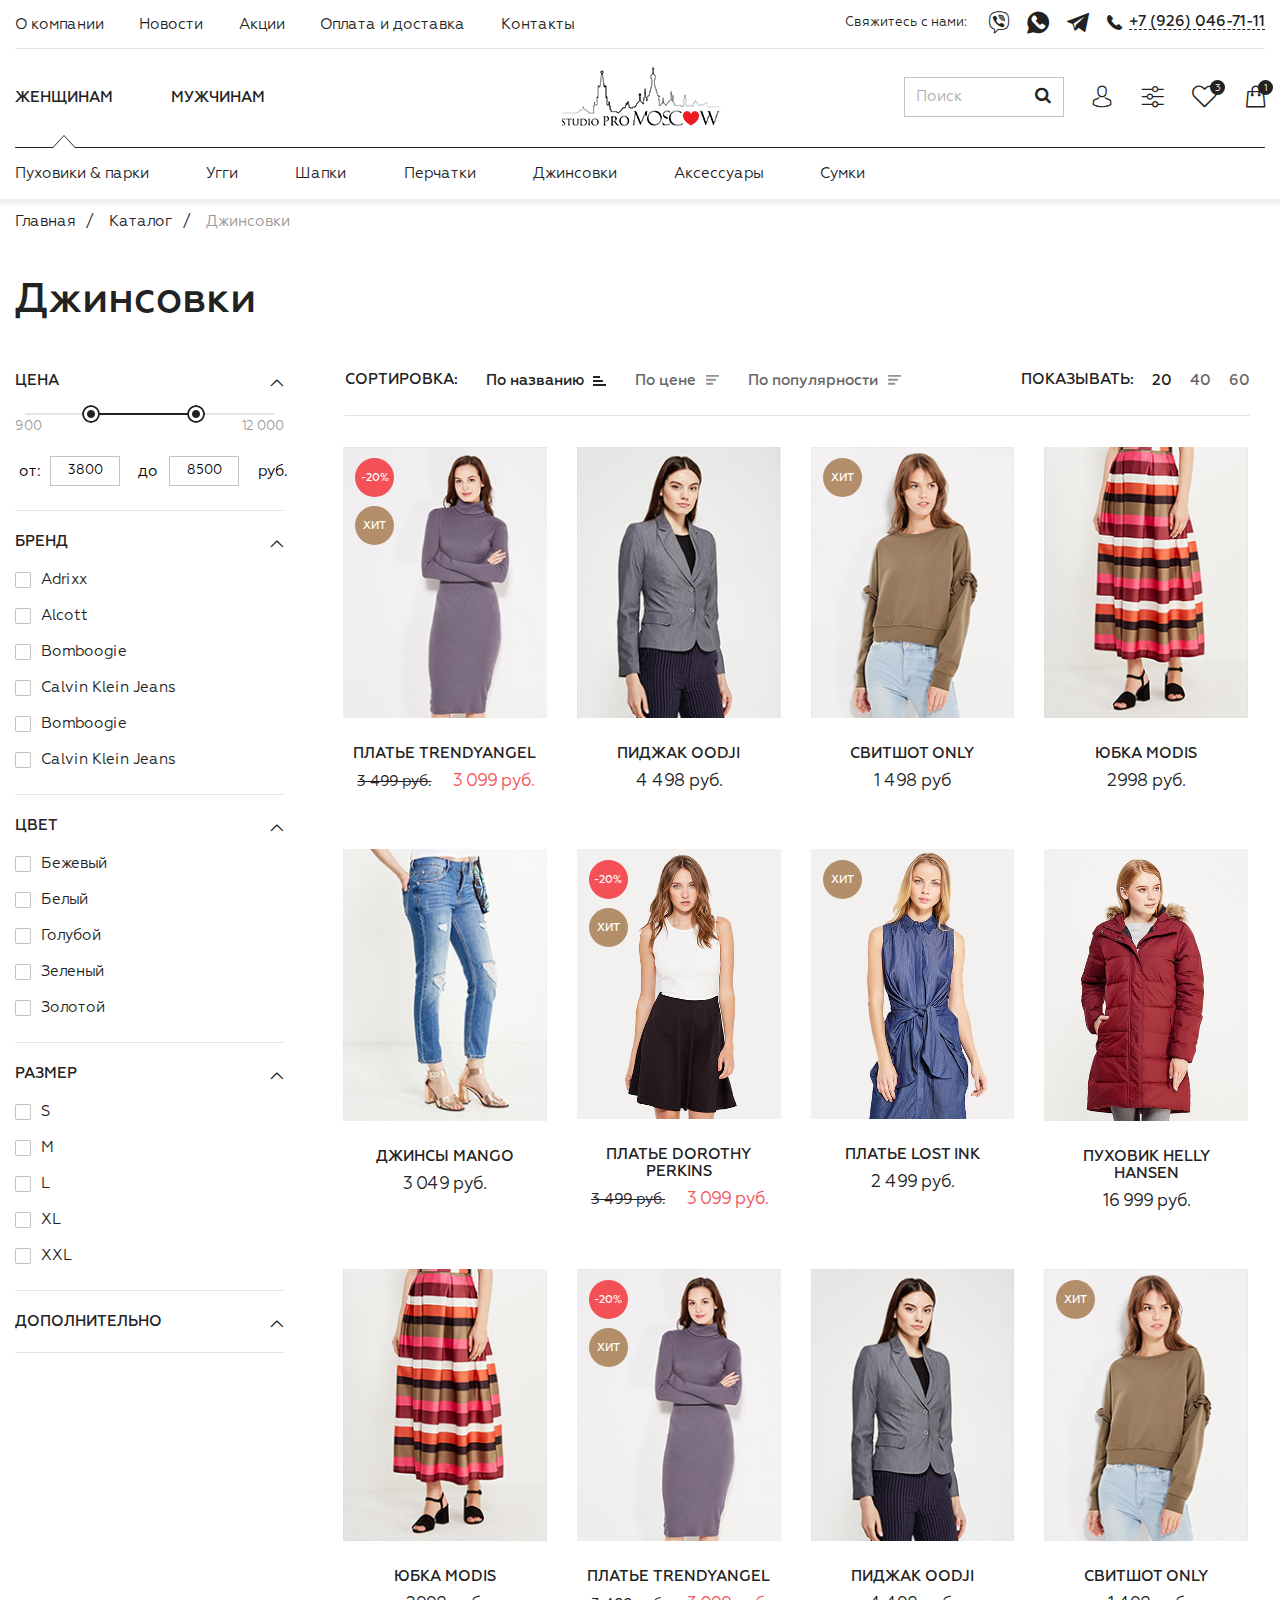
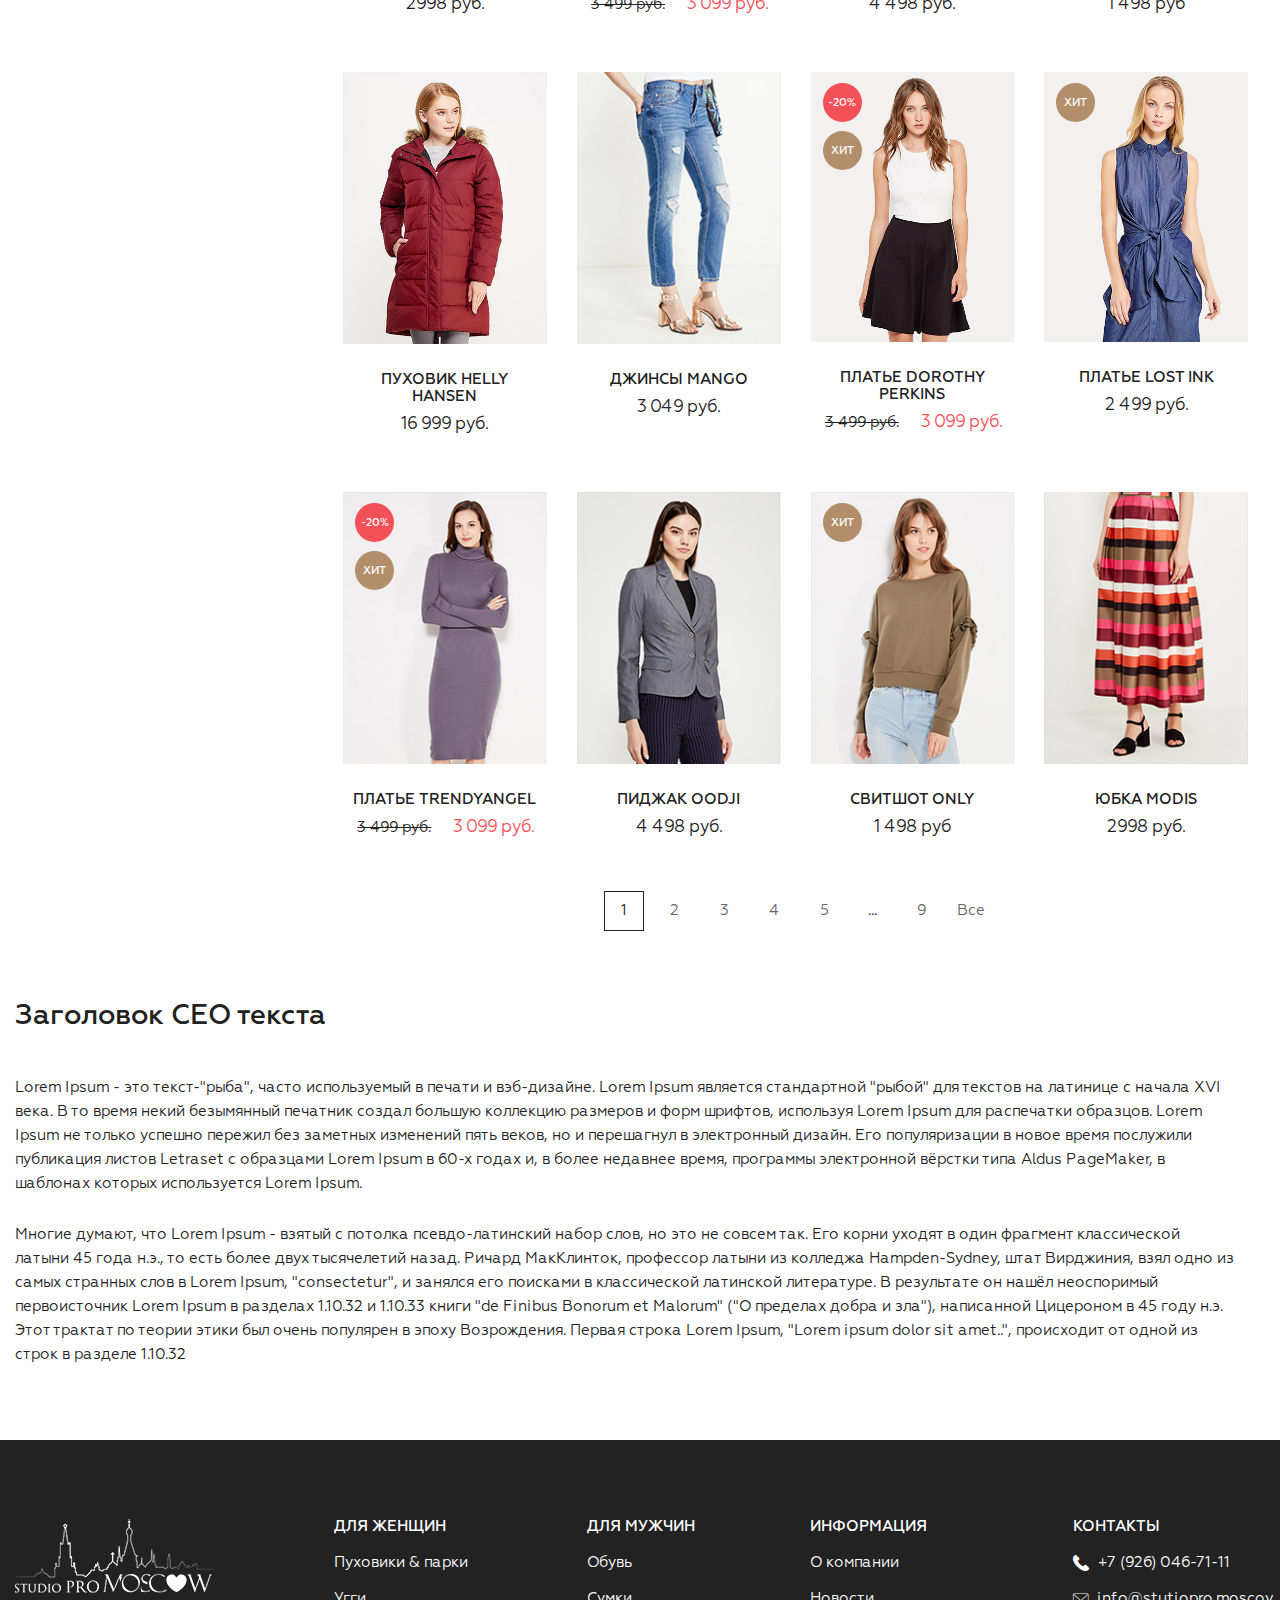
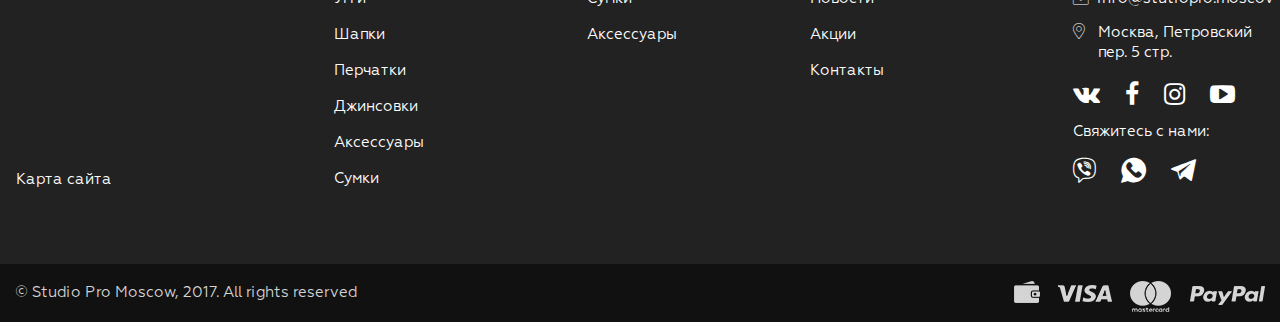
<file: catalog.html>
<!DOCTYPE html>
<html>
	<head>
		<meta name="format-detection" content="telephone=no"/>
		<meta name="viewport" content="width=device-width">
		<meta http-equiv="Content-Type" content="text/html; charset=utf-8" />
		<title>promoscow</title>
		<link rel="stylesheet" href="css/dropdown.css" type="text/css" />
		<link rel="stylesheet" href="css/slick.css" type="text/css" />
		<link rel="stylesheet" href="css/jquery.fancybox.css" type="text/css" />
		<link rel="stylesheet" href="css/all.css" type="text/css" />
		<!--[if lte IE 8]><script type="text/javascript" src="js/ie.js"></script><!<![endif]-->
		<script type="text/javascript" src="js/jquery-1.10.2.min.js"></script>
		<script type="text/javascript" src="js/jquery.easing-1.3.min.js"></script>
		<script type="text/javascript" src="js/core.js"></script>
		<script type="text/javascript" src="js/dropdown.js"></script>
		<script type="text/javascript" src="js/jquery.fancybox.js"></script>
		<script type="text/javascript" src="js/icheck.min.js"></script>
		<script type="text/javascript" src="js/jquery.matchHeight.js"></script>
		<script type="text/javascript" src="js/jquery-ui.1.10.3.min.js"></script>
		<script type="text/javascript" src="js/jquery.zoom.min.js"></script>
		<script type="text/javascript" src="js/jquery.rating.pack.js"></script>
		<script type="text/javascript" src="js/slick.min.js"></script>
		<script type="text/javascript" src="js/jquery.maskedinput.min.js"></script>
		<script type="text/javascript" src="js/jquery.main.js"></script>
	</head>
	<body>
		<div id="wrapper">
					<header id="header">
				<a href="#" class="open-menu">
					<i class="fa fa-bars" aria-hidden="true"></i>
				</a>
				<span class="bg"></span>
				<div class="center">
					<div class="row-top">
							<a href="#" class="close-menu">
								<i class="icon-close"></i>
							</a>
						<div class="scroll-holder">
							<nav id="nav">
								<ul>
									<li>
										<a href="#">О компании</a>
									</li>
									<li>
										<a href="#">Новости</a>
									</li>
									<li>
										<a href="#">Акции</a>
									</li>
									<li>
										<a href="#">Оплата и доставка</a>
									</li>
									<li>
										<a href="#">Контакты</a>
									</li>
								</ul>
							</nav>
							<div class="send-block">
								<span class="title">Свяжитесь с нами:</span>
								<ul class="send-list">
									<li>
										<a href="#">
											<i class="icon-viber_icon"></i>
										</a>
									</li>
									<li>
										<a href="#">
											<i class="icon-whatsapp"></i>
										</a>
									</li>
									<li>
										<a href="#">
											<i class="icon-telegram"></i>
										</a>
									</li>
									<li>
										<a href="tel:+79260467111" class="call">
											<i class="icon-call"></i>
											<span>+7 (926) 046-71-11</span>
										</a>
									</li>
								</ul>
							</div>
						</div>
					</div>
					<div class="row-middle">
						<div class="user-interface-block">
							<form action="#" class="search">
								<fieldset>
									<div class="form-row">
										<input type="text" placeholder="Поиск">
										<button type="submit"><i class="fa fa-search" aria-hidden="true"></i></button>
									</div>
								</fieldset>
							</form>
							<ul class="user-interface-list">
								<li>
									<a href="#">
										<i class="icon-user"></i>
									</a>
								</li>
								<li>
									<a href="#">
										<i class="icon-range"></i>
									</a>
								</li>
								<li>
									<a href="#">
										<span class="num">3</span>
										<i class="icon-heart"></i>
									</a>
								</li>
								<li>
									<a href="#">
										<span class="num">1</span>
										<i class="icon-shop"></i>
									</a>
									<div class="basket-drop">
										<div class="holder-items">
											<ul class="basket-drop-list">
												<li>
													<div class="visual">
														<img src="images/img2.jpg" alt="image description">
													</div>
													<div class="info">
														<span class="title">Толстовка LOWRY</span>
														<span class="availability">В наличии</span>
														<span class="price"> шт. x 3 499 руб.</span>
													</div>
													<a href="#" class="btn-del">
														<i class="icon-close"></i>
													</a>
												</li>
												<li>
													<div class="visual">
														<img src="images/img1.jpg" alt="image description">
													</div>
													<div class="info">
														<span class="title">Джинсы Mango</span>
														<span class="availability">Нет в наличии</span>
														<span class="price"> шт. x 3 499 руб.</span>
													</div>
													<a href="#" class="btn-del">
														<i class="icon-close"></i>
													</a>
												</li>
											</ul>
										</div>
										<div class="total-box-holder">
											<div class="holder">
												<span class="title">Товаров на сумму:</span>
												<span class="total-price">7 998 руб</span>
											</div>
											<a href="#" class="btn">Перейти в корзину</a>
										</div>
									</div>
								</li>
							</ul>
						</div>
						<ul class="female-change">
							<li class="active">
								<a href="#">Женщинам</a>
							</li>
							<li>
								<a href="#">Мужчинам</a>
							</li>
						</ul>
						<strong class="logo"><a href="#">promoscow</a></strong>
					</div>
					<div class="nav-product-list-holder">
						<div class="tab active">
							<ul class="nav-product-list">
								<li>
									<a href="#">Пуховики & парки</a>
								</li>
								<li>
									<a href="#">Угги</a>
								</li>
								<li>
									<a href="#">Шапки</a>
								</li>
								<li class="has-drop">
									<a href="#">Перчатки</a>
									<div class="drop">
										<div class="visual">
											<img src="images/img37.jpg" alt="image description">
										</div>
										<div class="holder">
											<div class="col">
												<h3>КАТЕГОРИИ</h3>
												<ul>
													<li>
														<ul>
															<li>
																<a href="#">Все аксессуары</a>
															</li>
															<li>
																<a href="#">Брелоки</a>
															</li>
															<li>
																<a href="#">Галстуки</a>
															</li>
															<li>
																<a href="#">Головные уборы</a>
															</li>
															<li>
																<a href="#">Аксессуары для волос</a>
															</li>
															<li>
																<a href="#">Женская бижутерия</a>
															</li>
															<li>
																<a href="#">Зонты</a>
															</li>
															<li>
																<a href="#">Косметички</a>
															</li>
															<li>
																<a href="#">Кошельки и портмоне</a>
															</li>
															<li>
																<a href="#">Очки</a>
															</li>
														</ul>
													</li>
													<li>
														<ul>
															<li>
																<a href="#">Перчатки</a>
															</li>
															<li>
																<a href="#">Ремни</a>
															</li>
															<li>
																<a href="#">Техника</a>
															</li>
															<li>
																<a href="#">Шарфы</a>
															</li>
															<li>
																<a href="#">Ювелирные украшения</a>
															</li>
															<li>
																<a href="#">Мужские аксессуары</a>
															</li>
														</ul>
													</li>
												</ul>
											</div>
											<div class="col">
												<h3>Топ бренды</h3>
												<ul>
													<li>
														<a href="#">Bottega Veneta</a>
													</li>
													<li>
														<a href="#">Burberry</a>
													</li>
													<li>
														<a href="#">DKNY</a>
													</li>
													<li>
														<a href="#">Dolce & Gabbana</a>
													</li>
													<li>
														<a href="#">Marni</a>
													</li>
													<li>
														<a href="#">MICHAEL Michael Kors</a>
													</li>
													<li>
														<a href="#">Oscar de la Renta</a>
													</li>
													<li>
														<a href="#">Saint Laurent</a>
													</li>
													<li>
														<a href="#">Swarovski</a>
													</li>
													<li>
														<a href="#">Valentino</a>
													</li>
												</ul>
											</div>
										</div>
									</div>
								</li>
								<li>
									<a href="#">Джинсовки</a>
								</li>
								<li class="has-drop">
									<a href="#">Аксессуары</a>
									<div class="drop">
										<div class="visual">
											<img src="images/img37.jpg" alt="image description">
										</div>
										<div class="holder">
											<div class="col">
												<h3>КАТЕГОРИИ</h3>
												<ul>
													<li>
														<ul>
															<li>
																<a href="#">Все аксессуары</a>
															</li>
															<li>
																<a href="#">Брелоки</a>
															</li>
															<li>
																<a href="#">Галстуки</a>
															</li>
															<li>
																<a href="#">Головные уборы</a>
															</li>
															<li>
																<a href="#">Аксессуары для волос</a>
															</li>
															<li>
																<a href="#">Женская бижутерия</a>
															</li>
															<li>
																<a href="#">Зонты</a>
															</li>
															<li>
																<a href="#">Косметички</a>
															</li>
															<li>
																<a href="#">Кошельки и портмоне</a>
															</li>
															<li>
																<a href="#">Очки</a>
															</li>
														</ul>
													</li>
													<li>
														<ul>
															<li>
																<a href="#">Перчатки</a>
															</li>
															<li>
																<a href="#">Ремни</a>
															</li>
															<li>
																<a href="#">Техника</a>
															</li>
															<li>
																<a href="#">Шарфы</a>
															</li>
															<li>
																<a href="#">Ювелирные украшения</a>
															</li>
															<li>
																<a href="#">Мужские аксессуары</a>
															</li>
														</ul>
													</li>
												</ul>
											</div>
											<div class="col">
												<h3>Топ бренды</h3>
												<ul>
													<li>
														<a href="#">Bottega Veneta</a>
													</li>
													<li>
														<a href="#">Burberry</a>
													</li>
													<li>
														<a href="#">DKNY</a>
													</li>
													<li>
														<a href="#">Dolce & Gabbana</a>
													</li>
													<li>
														<a href="#">Marni</a>
													</li>
													<li>
														<a href="#">MICHAEL Michael Kors</a>
													</li>
													<li>
														<a href="#">Oscar de la Renta</a>
													</li>
													<li>
														<a href="#">Saint Laurent</a>
													</li>
													<li>
														<a href="#">Swarovski</a>
													</li>
													<li>
														<a href="#">Valentino</a>
													</li>
												</ul>
											</div>
										</div>
									</div>
								</li>
								<li>
									<a href="#">Сумки</a>
								</li>
							</ul>
						</div>
						<div class="tab">
							<ul class="nav-product-list">
								<li>
									<a href="#">Шапки</a>
								</li>
								<li>
									<a href="#">Угги</a>
								</li>
								<li>
									<a href="#">Пуховики & парки</a>
								</li>
									<li class="has-drop">
									<a href="#">Перчатки</a>
									<div class="drop">
										<div class="visual">
											<img src="images/img37.jpg" alt="image description">
										</div>
										<div class="holder">
											<div class="col">
												<h3>КАТЕГОРИИ</h3>
												<ul>
													<li>
														<ul>
															<li>
																<a href="#">Все аксессуары</a>
															</li>
															<li>
																<a href="#">Брелоки</a>
															</li>
															<li>
																<a href="#">Галстуки</a>
															</li>
															<li>
																<a href="#">Головные уборы</a>
															</li>
															<li>
																<a href="#">Аксессуары для волос</a>
															</li>
															<li>
																<a href="#">Женская бижутерия</a>
															</li>
															<li>
																<a href="#">Зонты</a>
															</li>
															<li>
																<a href="#">Косметички</a>
															</li>
															<li>
																<a href="#">Кошельки и портмоне</a>
															</li>
															<li>
																<a href="#">Очки</a>
															</li>
														</ul>
													</li>
													<li>
														<ul>
															<li>
																<a href="#">Перчатки</a>
															</li>
															<li>
																<a href="#">Ремни</a>
															</li>
															<li>
																<a href="#">Техника</a>
															</li>
															<li>
																<a href="#">Шарфы</a>
															</li>
															<li>
																<a href="#">Ювелирные украшения</a>
															</li>
															<li>
																<a href="#">Мужские аксессуары</a>
															</li>
														</ul>
													</li>
												</ul>
											</div>
											<div class="col">
												<h3>Топ бренды</h3>
												<ul>
													<li>
														<a href="#">Bottega Veneta</a>
													</li>
													<li>
														<a href="#">Burberry</a>
													</li>
													<li>
														<a href="#">DKNY</a>
													</li>
													<li>
														<a href="#">Dolce & Gabbana</a>
													</li>
													<li>
														<a href="#">Marni</a>
													</li>
													<li>
														<a href="#">MICHAEL Michael Kors</a>
													</li>
													<li>
														<a href="#">Oscar de la Renta</a>
													</li>
													<li>
														<a href="#">Saint Laurent</a>
													</li>
													<li>
														<a href="#">Swarovski</a>
													</li>
													<li>
														<a href="#">Valentino</a>
													</li>
												</ul>
											</div>
										</div>
									</div>
								</li>
								<li class="has-drop">
									<a href="#">Аксессуары</a>
									<div class="drop">
										<div class="visual">
											<img src="images/img37.jpg" alt="image description">
										</div>
										<div class="holder">
											<div class="col">
												<h3>КАТЕГОРИИ</h3>
												<ul>
													<li>
														<ul>
															<li>
																<a href="#">Все аксессуары</a>
															</li>
															<li>
																<a href="#">Брелоки</a>
															</li>
															<li>
																<a href="#">Галстуки</a>
															</li>
															<li>
																<a href="#">Головные уборы</a>
															</li>
															<li>
																<a href="#">Аксессуары для волос</a>
															</li>
															<li>
																<a href="#">Женская бижутерия</a>
															</li>
															<li>
																<a href="#">Зонты</a>
															</li>
															<li>
																<a href="#">Косметички</a>
															</li>
															<li>
																<a href="#">Кошельки и портмоне</a>
															</li>
															<li>
																<a href="#">Очки</a>
															</li>
														</ul>
													</li>
													<li>
														<ul>
															<li>
																<a href="#">Перчатки</a>
															</li>
															<li>
																<a href="#">Ремни</a>
															</li>
															<li>
																<a href="#">Техника</a>
															</li>
															<li>
																<a href="#">Шарфы</a>
															</li>
															<li>
																<a href="#">Ювелирные украшения</a>
															</li>
															<li>
																<a href="#">Мужские аксессуары</a>
															</li>
														</ul>
													</li>
												</ul>
											</div>
											<div class="col">
												<h3>Топ бренды</h3>
												<ul>
													<li>
														<a href="#">Bottega Veneta</a>
													</li>
													<li>
														<a href="#">Burberry</a>
													</li>
													<li>
														<a href="#">DKNY</a>
													</li>
													<li>
														<a href="#">Dolce & Gabbana</a>
													</li>
													<li>
														<a href="#">Marni</a>
													</li>
													<li>
														<a href="#">MICHAEL Michael Kors</a>
													</li>
													<li>
														<a href="#">Oscar de la Renta</a>
													</li>
													<li>
														<a href="#">Saint Laurent</a>
													</li>
													<li>
														<a href="#">Swarovski</a>
													</li>
													<li>
														<a href="#">Valentino</a>
													</li>
												</ul>
											</div>
										</div>
									</div>
								</li>
								<li>
									<a href="#">Сумки</a>
								</li>
								<li>
									<a href="#">Джинсовки</a>
								</li>
							</ul>
						</div>
					</div>
				</div>
			</header>
			<main id="main">
				<div class="center">
					<ul class="breadcrumps">
						<li>
							<a href="#">Главная</a>
						</li>
						<li>
							<a href="#">Каталог</a>
						</li>
						<li>
							Джинсовки
						</li>
					</ul>
					<div class="catalog">
						<h1>Джинсовки</h1>
						<sidebar id="sidebar">
							<a href="#" class="btn-filter">
								фильтр
							</a>
							<ul class="sidebar-list">
								<li>
									<span class="title">Цена <i class="icon-arr"></i></span>
									<div class="hidden-box">
										<div class="slider">
											<div class="slider-range">
												<span class="num num1">900</span>
												<div class="num num2">12 000</div>
												<input type="text" class="min_max_currentmin_currentmax" value="900/12000/3800/8500">
												<div class="holder">
													<div class="col">
														<span>от:</span>
														<input  type="text" class="from">
													</div>
													<div class="col">
														<span>до</span>
														<input  type="text" class="to">
													</div>
													<span class="rub">руб.</span>
												</div>
											</div>
										</div>
									</div>
								</li>
								<li class="hidden-item">
									<span class="title">СОРТИРОВКА: <i class="icon-arr"></i></span>
									<div class="hidden-select">
										<select id="sort_values"  dir="rtl">
											<option>По названию</option>
											<option>По цене</option>
											<option>По популярности</option>
										</select>
									</div>
								</li>
								<li class="hidden-item">
									<span class="title">ПОКАЗЫВАТЬ: <i class="icon-arr"></i></span>
									<div class="hidden-select">
										<select id="show_values" dir="rtl">
											<option>20</option>
											<option>40</option>
											<option>60</option>
										</select>
									</div>
								</li>
								<li>
									<span class="title">Бренд <i class="icon-arr"></i></span>
									<ul class="check-list">
										<li>
											<input name="group01" class="check" id="alt01" type="checkbox">
											<label for="alt01">Adrixx</label>
										</li>
										<li>
											<input name="group01" class="check" id="alt02" type="checkbox">
											<label for="alt02">Alcott</label>
										</li>
										<li>
											<input name="group01" class="check" id="alt03" type="checkbox">
											<label for="alt03">Bomboogie</label>
										</li>
										<li>
											<input name="group01" class="check" id="alt04" type="checkbox">
											<label for="alt04">Calvin Klein Jeans</label>
										</li>
										<li>
											<input name="group01" class="check" id="alt05" type="checkbox">
											<label for="alt05">Bomboogie</label>
										</li>
										<li>
											<input name="group01" class="check" id="alt06" type="checkbox">
											<label for="alt06">Calvin Klein Jeans</label>
										</li>
									</ul>
									<div class="hidden-select">
										<label class="label" for="brand_values">Adrixx</label>
										<select id="brand_values" multiple="multiple" dir="rtl">
											<option>Adrixx</option>
											<option>Alcott</option>
											<option>Bomboogie</option>
											<option>Calvin Klein Jeans</option>
											<option>Bomboogie</option>
											<option>Calvin Klein Jeans</option>
										</select>
									</div>
								</li>
								<li>
									<span class="title">Цвет <i class="icon-arr"></i></span>
									<ul class="check-list">
										<li>
											<input name="group02" class="check" id="alt07" type="checkbox">
											<label for="alt07">Бежевый</label>
										</li>
										<li>
											<input name="group02" class="check" id="alt08" type="checkbox">
											<label for="alt08">Белый</label>
										</li>
										<li>
											<input name="group02" class="check" id="alt09" type="checkbox">
											<label for="alt09">Голубой</label>
										</li>
										<li>
											<input name="group02" class="check" id="alt10" type="checkbox">
											<label for="alt10">Зеленый</label>
										</li>
										<li>
											<input name="group02" class="check" id="alt11" type="checkbox">
											<label for="alt11">Золотой</label>
										</li>
									</ul>
									<div class="hidden-select">
										<label class="label" for="color_values">Бежевый</label>
										<select id="color_values" multiple="multiple" dir="rtl">
											<option>Бежевый</option>
											<option>Белый</option>
											<option>Голубой</option>
											<option>Зеленый</option>
											<option>Золотой</option>
										</select>
									</div>
								</li>
								<li>
									<span class="title">Размер <i class="icon-arr"></i></span>
									<ul class="check-list">
										<li>
											<input name="group03" class="check" id="alt12" type="checkbox">
											<label for="alt12">S</label>
										</li>
										<li>
											<input name="group03" class="check" id="alt13" type="checkbox">
											<label for="alt13">M</label>
										</li>
										<li>
											<input name="group03" class="check" id="alt14" type="checkbox">
											<label for="alt14">L</label>
										</li>
										<li>
											<input name="group03" class="check" id="alt15" type="checkbox">
											<label for="alt15">XL</label>
										</li>
										<li>
											<input name="group03" class="check" id="alt16" type="checkbox">
											<label for="alt16">XXL</label>
										</li>
									</ul>
									<div class="hidden-select">
										<label class="label" for="size_values">S </label>
										<select id="size_values" multiple="multiple" dir="rtl">
											<option>S</option>
											<option>M</option>
											<option>L</option>
											<option>XL</option>
											<option>XXL</option>
										</select>
									</div>
								</li>
								<li>
									<span class="title">Дополнительно<i class="icon-arr"></i></span>
									<div class="hidden-box">
									</div>
								</li>
							</ul>
						</sidebar>
						<div class="content">
							<header class="catalog-head">
								<div class="sort-block">
									<span class="title">Сортировка:</span>
									<ul>
										<li class="active">
											<a href="#">По названию <i class="icon-sort-ico"></i></a>
										</li>
										<li>
											<a href="#">По цене<i class="icon-sort-ico"></i></a>
										</li>
										<li>
											<a href="#">По популярности<i class="icon-sort-ico"></i></a>
										</li>
									</ul>
								</div>
								<div class="sort-block-show">
									<span class="title">Показывать:</span>
									<ul>
										<li class="active">
											<a href="#">20</a>
										</li>
										<li>
											<a href="#">40</a>
										</li>
										<li>
											<a href="#">60</a>
										</li>
									</ul>
								</div>
							</header>
							<ul class="catalog-list">
								<li>
									<div class="visual">
										<a href="#" class="btn-show">Быстрый просмотр</a>
										<a href="#">
											<div class="discounts">
												<span class="persent">
													-20%
												</span>
												<span class="hit">хит</span>
											</div>
											<img src="images/img2.jpg" alt="image description">
											<div class="hover-img">
												<img src="images/img2-1.jpg" alt="image description">
											</div>
										</a>
									</div>
									<a href="#" class="title">Платье TrendyAngel</a>
									<strike>3 499 руб.</strike>
									<span class="price actual">3 099 руб.</span>
									<div class="hidden-box">
										<ul class="user-interface-list">
											<li>
												<span class="tooltip">Добавить в избранное</span>
												<a href="#">
													<i class="icon-range"></i>
												</a>
											</li>
											<li>
												<span class="tooltip">Добавить в корзину</span>
												<a href="#">
													<i class="icon-shop"></i>
												</a>
											</li>
											<li>
												<a href="#">
													<i class="icon-heart"></i>
												</a>
											</li>
										</ul>
										<ul class="color-list gallery">
											<li>
												<a href="#" style="background-color:#86858b"></a>
											</li>
											<li>
												<a href="#" style="background-color:#222222"></a>
											</li>
											<li>
												<a href="#"  style="background-color:#d8a4a4"></a>
											</li>
											<li>
												<a href="#"  style="background-color:#766868"></a>
											</li>
											<li>
												<a href="#"  style="background-color:#d8a4a4"></a>
											</li>
										</ul>
										<div class="select-holder">
											<select class="select-dropdown">
												<option>S - 40 Rus</option>
												<option>S - 40 Rus</option>
												<option>S - 40 Rus</option>
											</select>
										</div>
									</div>
								</li>
								<li>
									<div class="visual">
										<a href="#" class="btn-show">Быстрый просмотр</a>
										<a href="#">
											<img src="images/img5.jpg" alt="image description">
											<div class="hover-img">
												<img src="images/img2-1.jpg" alt="image description">
											</div>
										</a>
									</div>
									<a href="#" class="title">Пиджак oodji</a>
									<span class="price">4 498 руб.</span>
									<div class="hidden-box">
										<ul class="user-interface-list">
											<li>
												<span class="tooltip">Добавить в избранное</span>
												<a href="#">
													<i class="icon-range"></i>
												</a>
											</li>
											<li>
												<span class="tooltip">Добавить в корзину</span>
												<a href="#">
													<i class="icon-shop"></i>
												</a>
											</li>
											<li>
												<a href="#">
													<i class="icon-heart"></i>
												</a>
											</li>
										</ul>
										<ul class="color-list gallery">
											<li>
												<a href="#" style="background-color:#86858b"></a>
											</li>
											<li>
												<a href="#" style="background-color:#222222"></a>
											</li>
											<li>
												<a href="#"  style="background-color:#d8a4a4"></a>
											</li>
											<li>
												<a href="#"  style="background-color:#766868"></a>
											</li>
										</ul>
										<div class="select-holder">
											<select class="select-dropdown">
												<option>S - 40 Rus</option>
												<option>S - 40 Rus</option>
												<option>S - 40 Rus</option>
											</select>
										</div>
									</div>
								</li>
								<li>
									<div class="visual">
										<a href="#" class="btn-show">Быстрый просмотр</a>
										<a href="#">
											<div class="discounts">
												<span class="hit">хит</span>
											</div>
											<img src="images/img4.jpg" alt="image description">
											<div class="hover-img">
												<img src="images/img2-1.jpg" alt="image description">
											</div>
										</a>
									</div>
									<a href="#" class="title">Свитшот Only</a>
									<span class="price">1 498 руб</span>
									<div class="hidden-box">
										<ul class="user-interface-list">
											<li>
												<span class="tooltip">Добавить в избранное</span>
												<a href="#">
													<i class="icon-range"></i>
												</a>
											</li>
											<li>
												<span class="tooltip">Добавить в корзину</span>
												<a href="#">
													<i class="icon-shop"></i>
												</a>
											</li>
											<li>
												<a href="#">
													<i class="icon-heart"></i>
												</a>
											</li>
										</ul>
										<ul class="color-list gallery">
											<li>
												<a href="#" style="background-color:#86858b"></a>
											</li>
											<li>
												<a href="#" style="background-color:#222222"></a>
											</li>
											<li>
												<a href="#"  style="background-color:#d8a4a4"></a>
											</li>
											<li>
												<a href="#"  style="background-color:#766868"></a>
											</li>
										</ul>
										<div class="select-holder">
											<select class="select-dropdown">
												<option>S - 40 Rus</option>
												<option>S - 40 Rus</option>
												<option>S - 40 Rus</option>
											</select>
										</div>
									</div>
								</li>
								<li>
									<div class="visual">
										<a href="#" class="btn-show">Быстрый просмотр</a>
										<a href="#">
											<img src="images/img3.jpg" alt="image description">
											<div class="hover-img">
												<img src="images/img2-1.jpg" alt="image description">
											</div>
										</a>
									</div>
									<a href="#" class="title">Юбка Modis</a>
									<span class="price">2998 руб.</span>
									<div class="hidden-box">
										<ul class="user-interface-list">
											<li>
												<span class="tooltip">Добавить в избранное</span>
												<a href="#">
													<i class="icon-range"></i>
												</a>
											</li>
											<li>
												<span class="tooltip">Добавить в корзину</span>
												<a href="#">
													<i class="icon-shop"></i>
												</a>
											</li>
											<li>
												<a href="#">
													<i class="icon-heart"></i>
												</a>
											</li>
										</ul>
										<ul class="color-list gallery">
											<li>
												<a href="#" style="background-color:#86858b"></a>
											</li>
											<li>
												<a href="#" style="background-color:#222222"></a>
											</li>
											<li>
												<a href="#"  style="background-color:#d8a4a4"></a>
											</li>
											<li>
												<a href="#"  style="background-color:#766868"></a>
											</li>
											<li>
												<a href="#" style="background-color:#222222"></a>
											</li>
										</ul>
										<div class="select-holder">
											<select class="select-dropdown">
												<option>S - 40 Rus</option>
												<option>S - 40 Rus</option>
												<option>S - 40 Rus</option>
											</select>
										</div>
									</div>
								</li>
								<li>
									<div class="visual">
										<a href="#" class="btn-show">Быстрый просмотр</a>
										<a href="#">
											<img src="images/img1.jpg" alt="image description">
											<div class="hover-img">
												<img src="images/img2-1.jpg" alt="image description">
											</div>
										</a>
									</div>
									<a href="#" class="title">Джинсы Mango</a>
									<span class="price">3 049 руб.</span>
									<div class="hidden-box">
										<ul class="user-interface-list">
											<li>
												<span class="tooltip">Добавить в избранное</span>
												<a href="#">
													<i class="icon-range"></i>
												</a>
											</li>
											<li>
												<span class="tooltip">Добавить в корзину</span>
												<a href="#">
													<i class="icon-shop"></i>
												</a>
											</li>
											<li>
												<a href="#">
													<i class="icon-heart"></i>
												</a>
											</li>
										</ul>
										<ul class="color-list gallery">
											<li>
												<a href="#" style="background-color:#86858b"></a>
											</li>
											<li>
												<a href="#" style="background-color:#222222"></a>
											</li>
											<li>
												<a href="#"  style="background-color:#d8a4a4"></a>
											</li>
											<li>
												<a href="#"  style="background-color:#766868"></a>
											</li>
											<li>
												<a href="#" style="background-color:#222222"></a>
											</li>
										</ul>
										<div class="select-holder">
											<select class="select-dropdown">
												<option>S - 40 Rus</option>
												<option>S - 40 Rus</option>
												<option>S - 40 Rus</option>
											</select>
										</div>
									</div>
								</li>
								<li>
									<div class="visual">
										<a href="#" class="btn-show">Быстрый просмотр</a>
										<a href="#">
											<div class="discounts">
												<span class="persent">
													-20%
												</span>
												<span class="hit">хит</span>
											</div>
											<img src="images/img4.png" alt="image description">
											<div class="hover-img">
												<img src="images/img2-1.jpg" alt="image description">
											</div>
										</a>
									</div>
									<a href="#" class="title">Платье Dorothy Perkins</a>
									<strike>3 499 руб.</strike>
									<span class="price actual">3 099 руб.</span>
									<div class="hidden-box">
										<ul class="user-interface-list">
											<li>
												<span class="tooltip">Добавить в избранное</span>
												<a href="#">
													<i class="icon-range"></i>
												</a>
											</li>
											<li>
												<span class="tooltip">Добавить в корзину</span>
												<a href="#">
													<i class="icon-shop"></i>
												</a>
											</li>
											<li>
												<a href="#">
													<i class="icon-heart"></i>
												</a>
											</li>
										</ul>
										<ul class="color-list gallery">
											<li>
												<a href="#" style="background-color:#86858b"></a>
											</li>
											<li>
												<a href="#" style="background-color:#222222"></a>
											</li>
											<li>
												<a href="#"  style="background-color:#d8a4a4"></a>
											</li>
											<li>
												<a href="#"  style="background-color:#766868"></a>
											</li>
											<li>
												<a href="#" style="background-color:#222222"></a>
											</li>
										</ul>
										<div class="select-holder">
											<select class="select-dropdown">
												<option>S - 40 Rus</option>
												<option>S - 40 Rus</option>
												<option>S - 40 Rus</option>
											</select>
										</div>
									</div>
								</li>
								<li>
									<div class="visual">
										<a href="#" class="btn-show">Быстрый просмотр</a>
										<a href="#">
											<div class="discounts">
												<span class="hit">хит</span>
											</div>
											<img src="images/img5.png" alt="image description">
											<div class="hover-img">
												<img src="images/img2-1.jpg" alt="image description">
											</div>
										</a>
									</div>
									<a href="#" class="title">Платье LOST INK</a>
									<span class="price">2 499 руб.</span>
									<div class="hidden-box">
										<ul class="user-interface-list">
											<li>
												<span class="tooltip">Добавить в избранное</span>
												<a href="#">
													<i class="icon-range"></i>
												</a>
											</li>
											<li>
												<span class="tooltip">Добавить в корзину</span>
												<a href="#">
													<i class="icon-shop"></i>
												</a>
											</li>
											<li>
												<a href="#">
													<i class="icon-heart"></i>
												</a>
											</li>
										</ul>
										<ul class="color-list gallery">
											<li>
												<a href="#" style="background-color:#86858b"></a>
											</li>
											<li>
												<a href="#" style="background-color:#222222"></a>
											</li>
											<li>
												<a href="#"  style="background-color:#d8a4a4"></a>
											</li>
											<li>
												<a href="#"  style="background-color:#766868"></a>
											</li>
											<li>
												<a href="#" style="background-color:#222222"></a>
											</li>
										</ul>
										<div class="select-holder">
											<select class="select-dropdown">
												<option>S - 40 Rus</option>
												<option>S - 40 Rus</option>
												<option>S - 40 Rus</option>
											</select>
										</div>
									</div>
								</li>
								<li>
									<div class="visual">
										<a href="#" class="btn-show">Быстрый просмотр</a>
										<a href="#">
											<img src="images/img12.jpg" alt="image description">
											<div class="hover-img">
												<img src="images/img2-1.jpg" alt="image description">
											</div>
										</a>
									</div>
									<a href="#" class="title">Пуховик Helly Hansen</a>
									<span class="price">16 999 руб.</span>
									<div class="hidden-box">
										<ul class="user-interface-list">
											<li>
												<span class="tooltip">Добавить в избранное</span>
												<a href="#">
													<i class="icon-range"></i>
												</a>
											</li>
											<li>
												<span class="tooltip">Добавить в корзину</span>
												<a href="#">
													<i class="icon-shop"></i>
												</a>
											</li>
											<li>
												<a href="#">
													<i class="icon-heart"></i>
												</a>
											</li>
										</ul>
										<ul class="color-list gallery">
											<li>
												<a href="#" style="background-color:#86858b"></a>
											</li>
											<li>
												<a href="#" style="background-color:#222222"></a>
											</li>
											<li>
												<a href="#"  style="background-color:#d8a4a4"></a>
											</li>
											<li>
												<a href="#"  style="background-color:#766868"></a>
											</li>
											<li>
												<a href="#" style="background-color:#222222"></a>
											</li>
										</ul>
										<div class="select-holder">
											<select class="select-dropdown">
												<option>S - 40 Rus</option>
												<option>S - 40 Rus</option>
												<option>S - 40 Rus</option>
											</select>
										</div>
									</div>
								</li>
								<li>
									<div class="visual">
										<a href="#" class="btn-show">Быстрый просмотр</a>
										<a href="#">
											<img src="images/img3.jpg" alt="image description">
											<div class="hover-img">
												<img src="images/img2-1.jpg" alt="image description">
											</div>
										</a>
									</div>
									<a href="#" class="title">Юбка Modis</a>
									<span class="price">2998 руб.</span>
									<div class="hidden-box">
										<ul class="user-interface-list">
											<li>
												<span class="tooltip">Добавить в избранное</span>
												<a href="#">
													<i class="icon-range"></i>
												</a>
											</li>
											<li>
												<span class="tooltip">Добавить в корзину</span>
												<a href="#">
													<i class="icon-shop"></i>
												</a>
											</li>
											<li>
												<a href="#">
													<i class="icon-heart"></i>
												</a>
											</li>
										</ul>
										<ul class="color-list gallery">
											<li>
												<a href="#" style="background-color:#86858b"></a>
											</li>
											<li>
												<a href="#" style="background-color:#222222"></a>
											</li>
											<li>
												<a href="#"  style="background-color:#d8a4a4"></a>
											</li>
											<li>
												<a href="#"  style="background-color:#766868"></a>
											</li>
											<li>
												<a href="#" style="background-color:#222222"></a>
											</li>
										</ul>
										<div class="select-holder">
											<select class="select-dropdown">
												<option>S - 40 Rus</option>
												<option>S - 40 Rus</option>
												<option>S - 40 Rus</option>
											</select>
										</div>
									</div>
								</li>
								<li>
									<div class="visual">
										<a href="#" class="btn-show">Быстрый просмотр</a>
										<a href="#">
											<div class="discounts">
												<span class="persent">
													-20%
												</span>
												<span class="hit">хит</span>
											</div>
											<img src="images/img2.jpg" alt="image description">
											<div class="hover-img">
												<img src="images/img2-1.jpg" alt="image description">
											</div>
										</a>
									</div>
									<a href="#" class="title">Платье TrendyAngel</a>
									<strike>3 499 руб.</strike>
									<span class="price actual">3 099 руб.</span>
									<div class="hidden-box">
										<ul class="user-interface-list">
											<li>
												<span class="tooltip">Добавить в избранное</span>
												<a href="#">
													<i class="icon-range"></i>
												</a>
											</li>
											<li>
												<span class="tooltip">Добавить в корзину</span>
												<a href="#">
													<i class="icon-shop"></i>
												</a>
											</li>
											<li>
												<a href="#">
													<i class="icon-heart"></i>
												</a>
											</li>
										</ul>
										<ul class="color-list gallery">
											<li>
												<a href="#" style="background-color:#86858b"></a>
											</li>
											<li>
												<a href="#" style="background-color:#222222"></a>
											</li>
											<li>
												<a href="#"  style="background-color:#d8a4a4"></a>
											</li>
											<li>
												<a href="#"  style="background-color:#766868"></a>
											</li>
											<li>
												<a href="#" style="background-color:#222222"></a>
											</li>
										</ul>
										<div class="select-holder">
											<select class="select-dropdown">
												<option>S - 40 Rus</option>
												<option>S - 40 Rus</option>
												<option>S - 40 Rus</option>
											</select>
										</div>
									</div>
								</li>
								<li>
									<div class="visual">
										<a href="#" class="btn-show">Быстрый просмотр</a>
										<a href="#">
											<img src="images/img5.jpg" alt="image description">
											<div class="hover-img">
												<img src="images/img2-1.jpg" alt="image description">
											</div>
										</a>
									</div>
									<a href="#" class="title">Пиджак oodji</a>
									<span class="price">4 498 руб.</span>
									<div class="hidden-box">
										<ul class="user-interface-list">
											<li>
												<span class="tooltip">Добавить в избранное</span>
												<a href="#">
													<i class="icon-range"></i>
												</a>
											</li>
											<li>
												<span class="tooltip">Добавить в корзину</span>
												<a href="#">
													<i class="icon-shop"></i>
												</a>
											</li>
											<li>
												<a href="#">
													<i class="icon-heart"></i>
												</a>
											</li>
										</ul>
										<ul class="color-list gallery">
											<li>
												<a href="#" style="background-color:#86858b"></a>
											</li>
											<li>
												<a href="#" style="background-color:#222222"></a>
											</li>
											<li>
												<a href="#"  style="background-color:#d8a4a4"></a>
											</li>
											<li>
												<a href="#"  style="background-color:#766868"></a>
											</li>
											<li>
												<a href="#" style="background-color:#222222"></a>
											</li>
										</ul>
										<div class="select-holder">
											<select class="select-dropdown">
												<option>S - 40 Rus</option>
												<option>S - 40 Rus</option>
												<option>S - 40 Rus</option>
											</select>
										</div>
									</div>
								</li>
								<li>
									<div class="visual">
										<a href="#" class="btn-show">Быстрый просмотр</a>
										<a href="#">
											<div class="discounts">
												<span class="hit">хит</span>
											</div>
											<img src="images/img4.jpg" alt="image description">
											<div class="hover-img">
												<img src="images/img2-1.jpg" alt="image description">
											</div>
										</a>
									</div>
									<a href="#" class="title">Свитшот Only</a>
									<span class="price">1 498 руб</span>
									<div class="hidden-box">
										<ul class="user-interface-list">
											<li>
												<span class="tooltip">Добавить в избранное</span>
												<a href="#">
													<i class="icon-range"></i>
												</a>
											</li>
											<li>
												<span class="tooltip">Добавить в корзину</span>
												<a href="#">
													<i class="icon-shop"></i>
												</a>
											</li>
											<li>
												<a href="#">
													<i class="icon-heart"></i>
												</a>
											</li>
										</ul>
										<ul class="color-list gallery">
											<li>
												<a href="#" style="background-color:#86858b"></a>
											</li>
											<li>
												<a href="#" style="background-color:#222222"></a>
											</li>
											<li>
												<a href="#"  style="background-color:#d8a4a4"></a>
											</li>
											<li>
												<a href="#"  style="background-color:#766868"></a>
											</li>
										</ul>
										<div class="select-holder">
											<select class="select-dropdown">
												<option>S - 40 Rus</option>
												<option>S - 40 Rus</option>
												<option>S - 40 Rus</option>
											</select>
										</div>
									</div>
								</li>
								<li>
									<div class="visual">
										<a href="#" class="btn-show">Быстрый просмотр</a>
										<a href="#">
											<img src="images/img12.jpg" alt="image description">
											<div class="hover-img">
												<img src="images/img2-1.jpg" alt="image description">
											</div>
										</a>
									</div>
									<a href="#" class="title">Пуховик Helly Hansen</a>
									<span class="price">16 999 руб.</span>
									<div class="hidden-box">
										<ul class="user-interface-list">
											<li>
												<span class="tooltip">Добавить в избранное</span>
												<a href="#">
													<i class="icon-range"></i>
												</a>
											</li>
											<li>
												<span class="tooltip">Добавить в корзину</span>
												<a href="#">
													<i class="icon-shop"></i>
												</a>
											</li>
											<li>
												<a href="#">
													<i class="icon-heart"></i>
												</a>
											</li>
										</ul>
										<ul class="color-list gallery">
											<li>
												<a href="#" style="background-color:#86858b"></a>
											</li>
											<li>
												<a href="#" style="background-color:#222222"></a>
											</li>
											<li>
												<a href="#"  style="background-color:#d8a4a4"></a>
											</li>
											<li>
												<a href="#"  style="background-color:#766868"></a>
											</li>
											<li>
												<a href="#" style="background-color:#222222"></a>
											</li>
										</ul>
										<div class="select-holder">
											<select class="select-dropdown">
												<option>S - 40 Rus</option>
												<option>S - 40 Rus</option>
												<option>S - 40 Rus</option>
											</select>
										</div>
									</div>
								</li>
								<li>
									<div class="visual">
										<a href="#" class="btn-show">Быстрый просмотр</a>
										<a href="#">
											<img src="images/img1.jpg" alt="image description">
											<div class="hover-img">
												<img src="images/img2-1.jpg" alt="image description">
											</div>
										</a>
									</div>
									<a href="#" class="title">Джинсы Mango</a>
									<span class="price">3 049 руб.</span>
									<div class="hidden-box">
										<ul class="user-interface-list">
											<li>
												<span class="tooltip">Добавить в избранное</span>
												<a href="#">
													<i class="icon-range"></i>
												</a>
											</li>
											<li>
												<span class="tooltip">Добавить в корзину</span>
												<a href="#">
													<i class="icon-shop"></i>
												</a>
											</li>
											<li>
												<a href="#">
													<i class="icon-heart"></i>
												</a>
											</li>
										</ul>
										<ul class="color-list gallery">
											<li>
												<a href="#" style="background-color:#86858b"></a>
											</li>
											<li>
												<a href="#" style="background-color:#222222"></a>
											</li>
											<li>
												<a href="#"  style="background-color:#d8a4a4"></a>
											</li>
											<li>
												<a href="#"  style="background-color:#766868"></a>
											</li>
											<li>
												<a href="#" style="background-color:#222222"></a>
											</li>
										</ul>
										<div class="select-holder">
											<select class="select-dropdown">
												<option>S - 40 Rus</option>
												<option>S - 40 Rus</option>
												<option>S - 40 Rus</option>
											</select>
										</div>
									</div>
								</li>
								<li>
									<div class="visual">
										<a href="#" class="btn-show">Быстрый просмотр</a>
										<a href="#">
											<div class="discounts">
												<span class="persent">
													-20%
												</span>
												<span class="hit">хит</span>
											</div>
											<img src="images/img4.png" alt="image description">
											<div class="hover-img">
												<img src="images/img2-1.jpg" alt="image description">
											</div>
										</a>
									</div>
									<a href="#" class="title">Платье Dorothy Perkins</a>
									<strike>3 499 руб.</strike>
									<span class="price actual">3 099 руб.</span>
									<div class="hidden-box">
										<ul class="user-interface-list">
											<li>
												<span class="tooltip">Добавить в избранное</span>
												<a href="#">
													<i class="icon-range"></i>
												</a>
											</li>
											<li>
												<span class="tooltip">Добавить в корзину</span>
												<a href="#">
													<i class="icon-shop"></i>
												</a>
											</li>
											<li>
												<a href="#">
													<i class="icon-heart"></i>
												</a>
											</li>
										</ul>
										<ul class="color-list gallery">
											<li>
												<a href="#" style="background-color:#86858b"></a>
											</li>
											<li>
												<a href="#" style="background-color:#222222"></a>
											</li>
											<li>
												<a href="#"  style="background-color:#d8a4a4"></a>
											</li>
											<li>
												<a href="#"  style="background-color:#766868"></a>
											</li>
											<li>
												<a href="#" style="background-color:#222222"></a>
											</li>
										</ul>
										<div class="select-holder">
											<select class="select-dropdown">
												<option>S - 40 Rus</option>
												<option>S - 40 Rus</option>
												<option>S - 40 Rus</option>
											</select>
										</div>
									</div>
								</li>
								<li>
									<div class="visual">
										<a href="#" class="btn-show">Быстрый просмотр</a>
										<a href="#">
											<div class="discounts">
												<span class="hit">хит</span>
											</div>
											<img src="images/img5.png" alt="image description">
											<div class="hover-img">
												<img src="images/img2-1.jpg" alt="image description">
											</div>
										</a>
									</div>
									<a href="#" class="title">Платье LOST INK</a>
									<span class="price">2 499 руб.</span>
									<div class="hidden-box">
										<ul class="user-interface-list">
											<li>
												<span class="tooltip">Добавить в избранное</span>
												<a href="#">
													<i class="icon-range"></i>
												</a>
											</li>
											<li>
												<span class="tooltip">Добавить в корзину</span>
												<a href="#">
													<i class="icon-shop"></i>
												</a>
											</li>
											<li>
												<a href="#">
													<i class="icon-heart"></i>
												</a>
											</li>
										</ul>
										<ul class="color-list gallery">
											<li>
												<a href="#" style="background-color:#86858b"></a>
											</li>
											<li>
												<a href="#" style="background-color:#222222"></a>
											</li>
											<li>
												<a href="#"  style="background-color:#d8a4a4"></a>
											</li>
											<li>
												<a href="#"  style="background-color:#766868"></a>
											</li>
											<li>
												<a href="#" style="background-color:#222222"></a>
											</li>
										</ul>
										<div class="select-holder">
											<select class="select-dropdown">
												<option>S - 40 Rus</option>
												<option>S - 40 Rus</option>
												<option>S - 40 Rus</option>
											</select>
										</div>
									</div>
								</li>
								<li>
									<div class="visual">
										<a href="#" class="btn-show">Быстрый просмотр</a>
										<a href="#">
											<div class="discounts">
												<span class="persent">
													-20%
												</span>
												<span class="hit">хит</span>
											</div>
											<img src="images/img2.jpg" alt="image description">
											<div class="hover-img">
												<img src="images/img2-1.jpg" alt="image description">
											</div>
										</a>
									</div>
									<a href="#" class="title">Платье TrendyAngel</a>
									<strike>3 499 руб.</strike>
									<span class="price actual">3 099 руб.</span>
									<div class="hidden-box">
										<ul class="user-interface-list">
											<li>
												<span class="tooltip">Добавить в избранное</span>
												<a href="#">
													<i class="icon-range"></i>
												</a>
											</li>
											<li>
												<span class="tooltip">Добавить в корзину</span>
												<a href="#">
													<i class="icon-shop"></i>
												</a>
											</li>
											<li>
												<a href="#">
													<i class="icon-heart"></i>
												</a>
											</li>
										</ul>
										<ul class="color-list gallery">
											<li>
												<a href="#" style="background-color:#86858b"></a>
											</li>
											<li>
												<a href="#" style="background-color:#222222"></a>
											</li>
											<li>
												<a href="#"  style="background-color:#d8a4a4"></a>
											</li>
											<li>
												<a href="#"  style="background-color:#766868"></a>
											</li>
											<li>
												<a href="#" style="background-color:#222222"></a>
											</li>
										</ul>
										<div class="select-holder">
											<select class="select-dropdown">
												<option>S - 40 Rus</option>
												<option>S - 40 Rus</option>
												<option>S - 40 Rus</option>
											</select>
										</div>
									</div>
								</li>
								<li>
									<div class="visual">
										<a href="#" class="btn-show">Быстрый просмотр</a>
										<a href="#">
											<img src="images/img5.jpg" alt="image description">
											<div class="hover-img">
												<img src="images/img2-1.jpg" alt="image description">
											</div>
										</a>
									</div>
									<a href="#" class="title">Пиджак oodji</a>
									<span class="price">4 498 руб.</span>
									<div class="hidden-box">
										<ul class="user-interface-list">
											<li>
												<span class="tooltip">Добавить в избранное</span>
												<a href="#">
													<i class="icon-range"></i>
												</a>
											</li>
											<li>
												<span class="tooltip">Добавить в корзину</span>
												<a href="#">
													<i class="icon-shop"></i>
												</a>
											</li>
											<li>
												<a href="#">
													<i class="icon-heart"></i>
												</a>
											</li>
										</ul>
										<ul class="color-list gallery">
											<li>
												<a href="#" style="background-color:#86858b"></a>
											</li>
											<li>
												<a href="#" style="background-color:#222222"></a>
											</li>
											<li>
												<a href="#"  style="background-color:#d8a4a4"></a>
											</li>
											<li>
												<a href="#"  style="background-color:#766868"></a>
											</li>
											<li>
												<a href="#" style="background-color:#222222"></a>
											</li>
										</ul>
										<div class="select-holder">
											<select class="select-dropdown">
												<option>S - 40 Rus</option>
												<option>S - 40 Rus</option>
												<option>S - 40 Rus</option>
											</select>
										</div>
									</div>
								</li>
								<li>
									<div class="visual">
										<a href="#" class="btn-show">Быстрый просмотр</a>
										<a href="#">
											<div class="discounts">
												<span class="hit">хит</span>
											</div>
											<img src="images/img4.jpg" alt="image description">
											<div class="hover-img">
												<img src="images/img2-1.jpg" alt="image description">
											</div>
										</a>
									</div>
									<a href="#" class="title">Свитшот Only</a>
									<span class="price">1 498 руб</span>
									<div class="hidden-box">
										<ul class="user-interface-list">
											<li>
												<span class="tooltip">Добавить в избранное</span>
												<a href="#">
													<i class="icon-range"></i>
												</a>
											</li>
											<li>
												<span class="tooltip">Добавить в корзину</span>
												<a href="#">
													<i class="icon-shop"></i>
												</a>
											</li>
											<li>
												<a href="#">
													<i class="icon-heart"></i>
												</a>
											</li>
										</ul>
										<ul class="color-list gallery">
											<li>
												<a href="#" style="background-color:#86858b"></a>
											</li>
											<li>
												<a href="#" style="background-color:#222222"></a>
											</li>
											<li>
												<a href="#"  style="background-color:#d8a4a4"></a>
											</li>
											<li>
												<a href="#"  style="background-color:#766868"></a>
											</li>
										</ul>
										<div class="select-holder">
											<select class="select-dropdown">
												<option>S - 40 Rus</option>
												<option>S - 40 Rus</option>
												<option>S - 40 Rus</option>
											</select>
										</div>
									</div>
								</li>
								<li>
									<div class="visual">
										<a href="#" class="btn-show">Быстрый просмотр</a>
										<a href="#">
											<img src="images/img3.jpg" alt="image description">
											<div class="hover-img">
												<img src="images/img2-1.jpg" alt="image description">
											</div>
										</a>
									</div>
									<a href="#" class="title">Юбка Modis</a>
									<span class="price">2998 руб.</span>
									<div class="hidden-box">
										<ul class="user-interface-list">
											<li>
												<span class="tooltip">Добавить в избранное</span>
												<a href="#">
													<i class="icon-range"></i>
												</a>
											</li>
											<li>
												<span class="tooltip">Добавить в корзину</span>
												<a href="#">
													<i class="icon-shop"></i>
												</a>
											</li>
											<li>
												<a href="#">
													<i class="icon-heart"></i>
												</a>
											</li>
										</ul>
										<ul class="color-list gallery">
											<li>
												<a href="#" style="background-color:#86858b"></a>
											</li>
											<li>
												<a href="#" style="background-color:#222222"></a>
											</li>
											<li>
												<a href="#"  style="background-color:#d8a4a4"></a>
											</li>
											<li>
												<a href="#"  style="background-color:#766868"></a>
											</li>
										</ul>
										<div class="select-holder">
											<select class="select-dropdown">
												<option>S - 40 Rus</option>
												<option>S - 40 Rus</option>
												<option>S - 40 Rus</option>
											</select>
										</div>
									</div>
								</li>
							</ul>
							<ul class="pagination">
								<li class="active">
									<a href="#">1</a>
								</li>
								<li>
									<a href="#">2</a>
								</li>
								<li>
									<a href="#">3</a>
								</li>
								<li>
									<a href="#">4</a>
								</li>
								<li>
									<a href="#">5</a>
								</li>
								<li>
									<span>...</span>
								</li>
								<li class="last">
									<a href="#">9</a>
								</li>
								<li class="all">
									<a href="#">Все</a>
								</li>
							</ul>
						</div>
					</div>
					<div class="seo-block">
						<h3>Заголовок СЕО текста</h3>
						<p>Lorem Ipsum - это текст-"рыба", часто используемый в печати и вэб-дизайне. Lorem Ipsum является стандартной "рыбой" для текстов на латинице с начала XVI века. В то время некий безымянный печатник создал большую коллекцию размеров и форм шрифтов, используя Lorem Ipsum для распечатки образцов. Lorem Ipsum не только успешно пережил без заметных изменений пять веков, но и перешагнул в электронный дизайн. Его популяризации в новое время послужили публикация листов Letraset с образцами Lorem Ipsum в 60-х годах и, в более недавнее время, программы электронной вёрстки типа Aldus PageMaker, в шаблонах которых используется Lorem Ipsum.</p>
						<p>Многие думают, что Lorem Ipsum - взятый с потолка псевдо-латинский набор слов, но это не совсем так. Его корни уходят в один фрагмент классической латыни 45 года н.э., то есть более двух тысячелетий назад. Ричард МакКлинток, профессор латыни из колледжа Hampden-Sydney, штат Вирджиния, взял одно из самых странных слов в Lorem Ipsum, "consectetur", и занялся его поисками в классической латинской литературе. В результате он нашёл неоспоримый первоисточник Lorem Ipsum в разделах 1.10.32 и 1.10.33 книги "de Finibus Bonorum et Malorum" ("О пределах добра и зла"), написанной Цицероном в 45 году н.э. Этот трактат по теории этики был очень популярен в эпоху Возрождения. Первая строка Lorem Ipsum, "Lorem ipsum dolor sit amet..", происходит от одной из строк в разделе 1.10.32</p>
					</div>
				</div>
			</main>
		</div>
		<footer id="footer">
			<div class="center">
				<div class="footer-row-top">
					<div class="logo-holder">
						<strong class="logo"><a href="#">promoscow</a></strong>
					</div>
					<div class="contact-block">
						<h4>Контакты</h4>
						<ul class="address-list">
							<li>
								<a href="tel:+79260467111"><i class="icon-call"></i>+7 (926) 046-71-11</a>
							</li>
							<li>
								<a href="mailto:info@stutiopro.moscov"><i class="icon-mail"></i>info@stutiopro.moscov</a>
							</li>
							<li>
								<i class="icon-geo"></i>
								<address>Москва, Петровский пер. 5 стр.</address>
							</li>
						</ul>
						<ul class="soc-links">
							<li>
								<a href="#">
									<i class="fa fa-vk" aria-hidden="true"></i>
								</a>
							</li>
							<li>
								<a href="#">
									<i class="fa fa-facebook" aria-hidden="true"></i>
								</a>
							</li>
							<li>
								<a href="#">
									<i class="fa fa-instagram" aria-hidden="true"></i>
								</a>
							</li>
							<li>
								<a href="#">
									<i class="fa fa-youtube-play" aria-hidden="true"></i>
								</a>
							</li>
						</ul>
						<span class="title">Свяжитесь с нами:</span>
						<ul class="send-list">
							<li>
								<a href="#">
									<i class="icon-viber_icon"></i>
								</a>
							</li>
							<li>
								<a href="#">
									<i class="icon-whatsapp"></i>
								</a>
							</li>
							<li>
								<a href="#">
									<i class="icon-telegram"></i>
								</a>
							</li>
						</ul>
					</div>
					<ul class="footer-columns">
						<li>
							<h4>Для женщин</h4>
							<ul>
								<li>
									<a href="#">Пуховики & парки</a>
								</li>
								<li>
									<a href="#">Угги</a>
								</li>
								<li>
									<a href="#">Шапки</a>
								</li>
								<li>
									<a href="#">Перчатки</a>
								</li>
								<li>
									<a href="#">Джинсовки</a>
								</li>
								<li>
									<a href="#">Аксессуары</a>
								</li>
								<li>
									<a href="#">Сумки</a>
								</li>
							</ul>
						</li>
						<li>
							<h4>Для мужчин</h4>
							<ul>
								<li>
									<a href="#">Обувь</a>
								</li>
								<li>
									<a href="#">Сумки</a>
								</li>
								<li>
									<a href="#">Аксессуары</a>
								</li>
							</ul>
						</li>
						<li>
							<h4>Информация</h4>
							<ul>
								<li>
									<a href="#">О компании</a>
								</li>
								<li>
									<a href="#">Новости</a>
								</li>
								<li>
									<a href="#">Акции</a>
								</li>
								<li>
									<a href="#">Контакты</a>
								</li>
							</ul>
						</li>
					</ul>
					<a href="#" class="btn-map-site">Карта сайта</a>
				</div>
			</div>
			<div class="footer-row">
				<div class="center">
					<span class="copy">© Studio Pro Moscow, 2017. All rights reserved</span>
					<ul class="pay-list">
						<li>
							<img src="images/cash.png" alt="image description">
						</li>
						<li>
							<img src="images/visa.png" alt="image description">
						</li>
						<li>
							<img src="images/mastercart.png" alt="image description">
						</li>
						<li>
							<img src="images/paypall.png" alt="image description">
						</li>
					</ul>
				</div>
			</div>
		</footer>
		<div id="popup-click" class="popup-holder" style="left: -9999px;">
			<div class="bg1">&nbsp;</div>
			<div class="popup">
				<div class="popup-info">
					<form action="#" class="form-contact">
						<fieldset>
							<header class="head">
								<h4>Закажите в 1 клик</h4>
								<p>И получите товар без полного оформления заказа</p>
							</header>
								<div class="form-row holder-error">
									<i class="icon-user"></i>
									<input type="text" class="required" placeholder="Ваше имя">
								</div>
								<div class="form-row  holder-error">
									<i class="icon-call1"></i>
									<input type="text" class="phone-input phone" placeholder="Ваш телефон">
								</div>
								<div class="form-row">
									<input type="submit" value="Заказать">
								</div>
						</fieldset>
					</form>
				</div>
				<a class="close-popup" href="#"><i class="icon-close"></i></a>
			</div>
		</div>
		<div id="popup-show" class="popup-holder" style="left: -9999px;">
			<div class="bg">&nbsp;</div>
			<div class="popup">
				<div class="popup-info">
					<div class="two-columns">
						<div class="cart-visual-holder">
							<div class="btn-zoom-holder">
								<a href="#" class="zoom-in">
									<i class="fa fa-search" aria-hidden="true"></i>
								</a>
								<a href="#" class="zoom-out">
									<i class="fa fa-close" aria-hidden="true"></i>
								</a>
							</div>
							<div class="catalog-nav-holder">
								<ul class="catalog-nav">
									<li>
										<a href="javascript:void(0);">
											<img src="images/img12.jpg" alt="image description">
										</a>
									</li>
									<li>
										<a href="javascript:void(0);">
											<img src="images/img13.jpg" alt="image description">
										</a>
									</li>
									<li>
										<a href="javascript:void(0);">
											<img src="images/img14.jpg" alt="image description">
										</a>
									</li>
									<li>
										<a href="javascript:void(0);">
											<img src="images/img15.jpg" alt="image description">
										</a>
									</li>
									<li>
										<a href="javascript:void(0);">
											<img src="images/img12.jpg" alt="image description">
										</a>
									</li>
									<li>
										<a href="javascript:void(0);">
											<img src="images/img13.jpg" alt="image description">
										</a>
									</li>
								</ul>
							</div>
							<ul class="catalog-slider">
								<li>
									<div  class="visual zoom">
										<img  src="images/img12.jpg" alt="image description">
									</div>
								</li>
								<li>
									<div  class="visual zoom">
										<img src="images/img13.jpg" alt="image description">
									</div>
								</li>
								<li>
									<div  class="visual zoom">
										<img src="images/img14.jpg" alt="image description">
									</div>
								</li>
								<li>
									<div class="visual zoom">
										<img src="images/img15.jpg" alt="image description">
									</div>
								</li>
								<li>
									<div  class="visual zoom">
										<img  src="images/img12.jpg" alt="image description">
									</div>
								</li>
								<li>
									<div  class="visual zoom">
										<img  src="images/img13.jpg" alt="image description">
									</div>
								</li>
							</ul>
						</div>
						<div class="cart-decsription-holder">
							<h3>Пуховик Helly Hansen</h3>
							<div class="rate-block">
								<div class="rate">
									<input name="star1" type="radio" class="star"/>
									<input name="star1" type="radio" class="star"/>
									<input name="star1" type="radio" class="star"/>
									<input name="star1" type="radio" class="star" checked/>
									<input name="star1" type="radio" class="star"/>
								</div>
								<span class="num">(9)</span>
							</div>
							<div class="price-block">
								<div class="row">
									<span class="art">Артикул: 177-79-02</span>
									<span class="availability"><i class="fa fa-check" aria-hidden="true"></i>Есть в наличии</span>
								</div>
								<div class="row">
									<strike>16 999 руб.</strike>
									<span class="price">14 999 руб. (-50%)</span>
								</div>
							</div>
							<div class="choose-block">
								<div class="choose-color-box">
									<span class="title"><span>Цвет:</span> Серый</span>
									<ul class="color-list">
										<li>
											<a href="#" style="background-color:#86858b"></a>
										</li>
										<li>
											<a href="#" style="background-color:#222222"></a>
										</li>
										<li>
											<a href="#"  style="background-color:#d8a4a4"></a>
										</li>
										<li>
											<a href="#"  style="background-color:#766868"></a>
										</li>
									</ul>
								</div>
								<div class="dimension-box">
									<div class="row">
										<span class="title">Размер:</span>
										<a href="#" class="table-dimension-btn">Таблица размеров</a>
									</div>
									<select class="select-dropdown">
										<option>S - 40 Rus</option>
										<option>S - 40 Rus</option>
										<option>S - 40 Rus</option>
									</select>
								</div>
							</div>
							<div class="buy-block">
								<div class="amount">
									<a href="#" class="minus">-</a>
									<input type="text" value="1">
									<a href="#" class="plus">+</a>
								</div>
								<ul class="user-interface-list">
									<li>
										<span class="tooltip">Добавить в избранное</span>
										<a href="#">
											<i class="icon-range"></i>
										</a>
									</li>
									<li>
										<a href="#">
											<i class="icon-heart"></i>
										</a>
									</li>
								</ul>
								<ul class="btn-holder">
									<li>
										<a href="#" class="btn btn-basket">Добавить в корзину</a>
									</li>
									<li>
										<a href="#" class="btn btn-click">Купить в 1 клик</a>
									</li>
								</ul>
							</div>
							<div class="send-block">
								<span class="title">Свяжитесь с нами:</span>
								<ul class="send-list">
									<li>
										<i class="icon-call"></i>
										<span class="info">Оформить по телефону</span>
										<a href="#" class="call">
											<span>+7 (926) 046-71-11</span>
										</a>
									</li>
									<li>
										<a href="#">
											<i class="icon-viber_icon"></i>
										</a>
									</li>
									<li>
										<a href="#">
											<i class="icon-whatsapp"></i>
										</a>
									</li>
									<li>
										<a href="#">
											<i class="icon-telegram"></i>
										</a>
									</li>
								</ul>
							</div>
						</div>
					</div>
				</div>
				<a class="close-popup" href="#"><i class="icon-close"></i></a>
			</div>
		</div>
	</body>
</html>
</file>
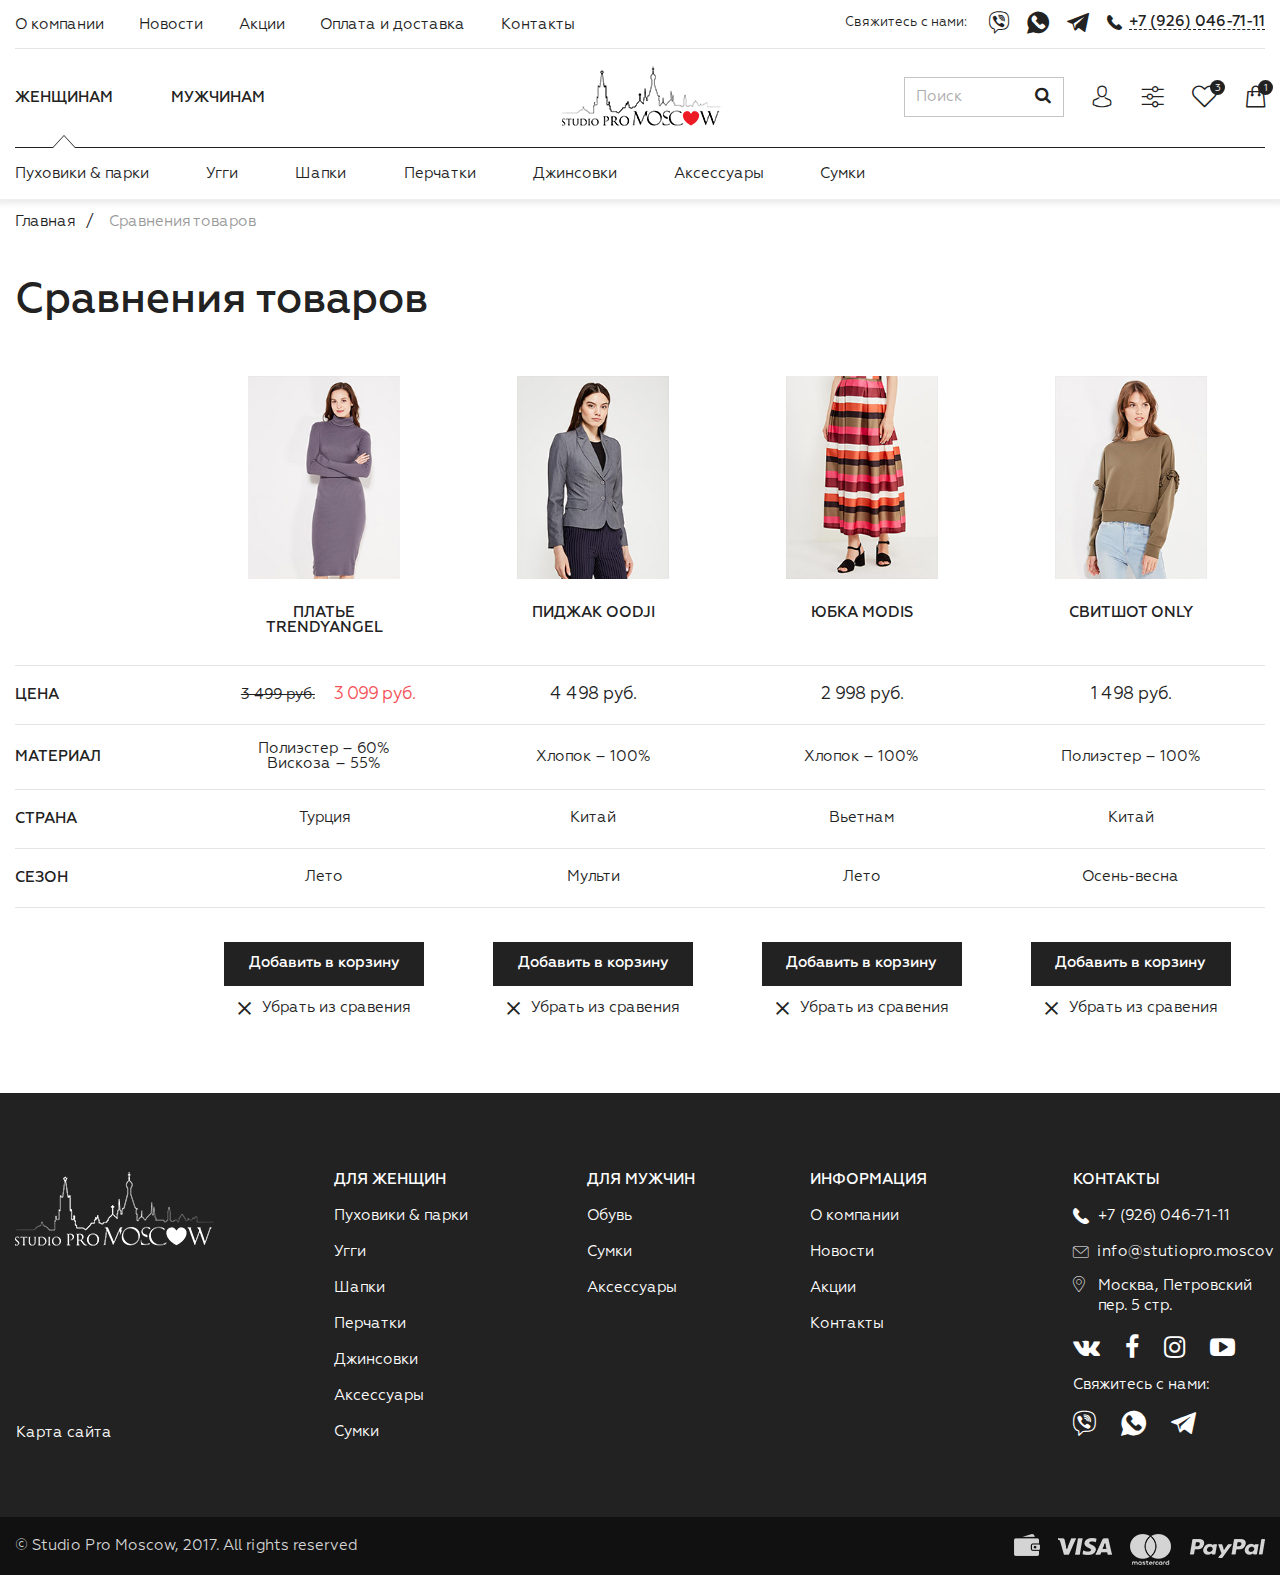
<file: compare_product.html>
<!DOCTYPE html>
<html>
	<head>
		<meta name="format-detection" content="telephone=no"/>
		<meta name="viewport" content="width=device-width">
		<meta http-equiv="Content-Type" content="text/html; charset=utf-8" />
		<title>promoscow</title>
		<link rel="stylesheet" href="css/dropdown.css" type="text/css" />
		<link rel="stylesheet" href="css/slick.css" type="text/css" />
		<link rel="stylesheet" href="css/jquery.fancybox.css" type="text/css" />
		<link rel="stylesheet" href="css/all.css" type="text/css" />
		<!--[if lte IE 8]><script type="text/javascript" src="js/ie.js"></script><!<![endif]-->
		<script type="text/javascript" src="js/jquery-1.10.2.min.js"></script>
		<script type="text/javascript" src="js/jquery.easing-1.3.min.js"></script>
		<script type="text/javascript" src="js/core.js"></script>
		<script type="text/javascript" src="js/dropdown.js"></script>
		<script type="text/javascript" src="js/jquery.fancybox.js"></script>
		<script type="text/javascript" src="js/icheck.min.js"></script>
		<script type="text/javascript" src="js/jquery.matchHeight.js"></script>
		<script type="text/javascript" src="js/jquery-ui.1.10.3.min.js"></script>
		<script type="text/javascript" src="js/jquery.zoom.min.js"></script>
		<script type="text/javascript" src="js/jquery.rating.pack.js"></script>
		<script type="text/javascript" src="js/slick.min.js"></script>
		<script type="text/javascript" src="js/jquery.maskedinput.min.js"></script>
		<script type="text/javascript" src="js/jquery.main.js"></script>
	</head>
	<body>
		<div id="wrapper">
						<header id="header">
				<a href="#" class="open-menu">
					<i class="fa fa-bars" aria-hidden="true"></i>
				</a>
				<span class="bg"></span>
				<div class="center">
					<div class="row-top">
							<a href="#" class="close-menu">
								<i class="icon-close"></i>
							</a>
						<div class="scroll-holder">
							<nav id="nav">
								<ul>
									<li>
										<a href="#">О компании</a>
									</li>
									<li>
										<a href="#">Новости</a>
									</li>
									<li>
										<a href="#">Акции</a>
									</li>
									<li>
										<a href="#">Оплата и доставка</a>
									</li>
									<li>
										<a href="#">Контакты</a>
									</li>
								</ul>
							</nav>
							<div class="send-block">
								<span class="title">Свяжитесь с нами:</span>
								<ul class="send-list">
									<li>
										<a href="#">
											<i class="icon-viber_icon"></i>
										</a>
									</li>
									<li>
										<a href="#">
											<i class="icon-whatsapp"></i>
										</a>
									</li>
									<li>
										<a href="#">
											<i class="icon-telegram"></i>
										</a>
									</li>
									<li>
										<a href="tel:+79260467111" class="call">
											<i class="icon-call"></i>
											<span>+7 (926) 046-71-11</span>
										</a>
									</li>
								</ul>
							</div>
						</div>
					</div>
					<div class="row-middle">
						<div class="user-interface-block">
							<form action="#" class="search">
								<fieldset>
									<div class="form-row">
										<input type="text" placeholder="Поиск">
										<button type="submit"><i class="fa fa-search" aria-hidden="true"></i></button>
									</div>
								</fieldset>
							</form>
							<ul class="user-interface-list">
								<li>
									<a href="#">
										<i class="icon-user"></i>
									</a>
								</li>
								<li>
									<a href="#">
										<i class="icon-range"></i>
									</a>
								</li>
								<li>
									<a href="#">
										<span class="num">3</span>
										<i class="icon-heart"></i>
									</a>
								</li>
								<li>
									<a href="#">
										<span class="num">1</span>
										<i class="icon-shop"></i>
									</a>
									<div class="basket-drop">
										<div class="holder-items">
											<ul class="basket-drop-list">
												<li>
													<div class="visual">
														<img src="images/img2.jpg" alt="image description">
													</div>
													<div class="info">
														<span class="title">Толстовка LOWRY</span>
														<span class="availability">В наличии</span>
														<span class="price"> шт. x 3 499 руб.</span>
													</div>
													<a href="#" class="btn-del">
														<i class="icon-close"></i>
													</a>
												</li>
												<li>
													<div class="visual">
														<img src="images/img1.jpg" alt="image description">
													</div>
													<div class="info">
														<span class="title">Джинсы Mango</span>
														<span class="availability">Нет в наличии</span>
														<span class="price"> шт. x 3 499 руб.</span>
													</div>
													<a href="#" class="btn-del">
														<i class="icon-close"></i>
													</a>
												</li>
											</ul>
										</div>
										<div class="total-box-holder">
											<div class="holder">
												<span class="title">Товаров на сумму:</span>
												<span class="total-price">7 998 руб</span>
											</div>
											<a href="#" class="btn">Перейти в корзину</a>
										</div>
									</div>
								</li>
							</ul>
						</div>
						<ul class="female-change">
							<li class="active">
								<a href="#">Женщинам</a>
							</li>
							<li>
								<a href="#">Мужчинам</a>
							</li>
						</ul>
						<strong class="logo"><a href="#">promoscow</a></strong>
					</div>
					<div class="nav-product-list-holder">
						<div class="tab active">
							<ul class="nav-product-list">
								<li>
									<a href="#">Пуховики & парки</a>
								</li>
								<li>
									<a href="#">Угги</a>
								</li>
								<li>
									<a href="#">Шапки</a>
								</li>
								<li class="has-drop">
									<a href="#">Перчатки</a>
									<div class="drop">
										<div class="visual">
											<img src="images/img37.jpg" alt="image description">
										</div>
										<div class="holder">
											<div class="col">
												<h3>КАТЕГОРИИ</h3>
												<ul>
													<li>
														<ul>
															<li>
																<a href="#">Все аксессуары</a>
															</li>
															<li>
																<a href="#">Брелоки</a>
															</li>
															<li>
																<a href="#">Галстуки</a>
															</li>
															<li>
																<a href="#">Головные уборы</a>
															</li>
															<li>
																<a href="#">Аксессуары для волос</a>
															</li>
															<li>
																<a href="#">Женская бижутерия</a>
															</li>
															<li>
																<a href="#">Зонты</a>
															</li>
															<li>
																<a href="#">Косметички</a>
															</li>
															<li>
																<a href="#">Кошельки и портмоне</a>
															</li>
															<li>
																<a href="#">Очки</a>
															</li>
														</ul>
													</li>
													<li>
														<ul>
															<li>
																<a href="#">Перчатки</a>
															</li>
															<li>
																<a href="#">Ремни</a>
															</li>
															<li>
																<a href="#">Техника</a>
															</li>
															<li>
																<a href="#">Шарфы</a>
															</li>
															<li>
																<a href="#">Ювелирные украшения</a>
															</li>
															<li>
																<a href="#">Мужские аксессуары</a>
															</li>
														</ul>
													</li>
												</ul>
											</div>
											<div class="col">
												<h3>Топ бренды</h3>
												<ul>
													<li>
														<a href="#">Bottega Veneta</a>
													</li>
													<li>
														<a href="#">Burberry</a>
													</li>
													<li>
														<a href="#">DKNY</a>
													</li>
													<li>
														<a href="#">Dolce & Gabbana</a>
													</li>
													<li>
														<a href="#">Marni</a>
													</li>
													<li>
														<a href="#">MICHAEL Michael Kors</a>
													</li>
													<li>
														<a href="#">Oscar de la Renta</a>
													</li>
													<li>
														<a href="#">Saint Laurent</a>
													</li>
													<li>
														<a href="#">Swarovski</a>
													</li>
													<li>
														<a href="#">Valentino</a>
													</li>
												</ul>
											</div>
										</div>
									</div>
								</li>
								<li>
									<a href="#">Джинсовки</a>
								</li>
								<li class="has-drop">
									<a href="#">Аксессуары</a>
									<div class="drop">
										<div class="visual">
											<img src="images/img37.jpg" alt="image description">
										</div>
										<div class="holder">
											<div class="col">
												<h3>КАТЕГОРИИ</h3>
												<ul>
													<li>
														<ul>
															<li>
																<a href="#">Все аксессуары</a>
															</li>
															<li>
																<a href="#">Брелоки</a>
															</li>
															<li>
																<a href="#">Галстуки</a>
															</li>
															<li>
																<a href="#">Головные уборы</a>
															</li>
															<li>
																<a href="#">Аксессуары для волос</a>
															</li>
															<li>
																<a href="#">Женская бижутерия</a>
															</li>
															<li>
																<a href="#">Зонты</a>
															</li>
															<li>
																<a href="#">Косметички</a>
															</li>
															<li>
																<a href="#">Кошельки и портмоне</a>
															</li>
															<li>
																<a href="#">Очки</a>
															</li>
														</ul>
													</li>
													<li>
														<ul>
															<li>
																<a href="#">Перчатки</a>
															</li>
															<li>
																<a href="#">Ремни</a>
															</li>
															<li>
																<a href="#">Техника</a>
															</li>
															<li>
																<a href="#">Шарфы</a>
															</li>
															<li>
																<a href="#">Ювелирные украшения</a>
															</li>
															<li>
																<a href="#">Мужские аксессуары</a>
															</li>
														</ul>
													</li>
												</ul>
											</div>
											<div class="col">
												<h3>Топ бренды</h3>
												<ul>
													<li>
														<a href="#">Bottega Veneta</a>
													</li>
													<li>
														<a href="#">Burberry</a>
													</li>
													<li>
														<a href="#">DKNY</a>
													</li>
													<li>
														<a href="#">Dolce & Gabbana</a>
													</li>
													<li>
														<a href="#">Marni</a>
													</li>
													<li>
														<a href="#">MICHAEL Michael Kors</a>
													</li>
													<li>
														<a href="#">Oscar de la Renta</a>
													</li>
													<li>
														<a href="#">Saint Laurent</a>
													</li>
													<li>
														<a href="#">Swarovski</a>
													</li>
													<li>
														<a href="#">Valentino</a>
													</li>
												</ul>
											</div>
										</div>
									</div>
								</li>
								<li>
									<a href="#">Сумки</a>
								</li>
							</ul>
						</div>
						<div class="tab">
							<ul class="nav-product-list">
								<li>
									<a href="#">Шапки</a>
								</li>
								<li>
									<a href="#">Угги</a>
								</li>
								<li>
									<a href="#">Пуховики & парки</a>
								</li>
									<li class="has-drop">
									<a href="#">Перчатки</a>
									<div class="drop">
										<div class="visual">
											<img src="images/img37.jpg" alt="image description">
										</div>
										<div class="holder">
											<div class="col">
												<h3>КАТЕГОРИИ</h3>
												<ul>
													<li>
														<ul>
															<li>
																<a href="#">Все аксессуары</a>
															</li>
															<li>
																<a href="#">Брелоки</a>
															</li>
															<li>
																<a href="#">Галстуки</a>
															</li>
															<li>
																<a href="#">Головные уборы</a>
															</li>
															<li>
																<a href="#">Аксессуары для волос</a>
															</li>
															<li>
																<a href="#">Женская бижутерия</a>
															</li>
															<li>
																<a href="#">Зонты</a>
															</li>
															<li>
																<a href="#">Косметички</a>
															</li>
															<li>
																<a href="#">Кошельки и портмоне</a>
															</li>
															<li>
																<a href="#">Очки</a>
															</li>
														</ul>
													</li>
													<li>
														<ul>
															<li>
																<a href="#">Перчатки</a>
															</li>
															<li>
																<a href="#">Ремни</a>
															</li>
															<li>
																<a href="#">Техника</a>
															</li>
															<li>
																<a href="#">Шарфы</a>
															</li>
															<li>
																<a href="#">Ювелирные украшения</a>
															</li>
															<li>
																<a href="#">Мужские аксессуары</a>
															</li>
														</ul>
													</li>
												</ul>
											</div>
											<div class="col">
												<h3>Топ бренды</h3>
												<ul>
													<li>
														<a href="#">Bottega Veneta</a>
													</li>
													<li>
														<a href="#">Burberry</a>
													</li>
													<li>
														<a href="#">DKNY</a>
													</li>
													<li>
														<a href="#">Dolce & Gabbana</a>
													</li>
													<li>
														<a href="#">Marni</a>
													</li>
													<li>
														<a href="#">MICHAEL Michael Kors</a>
													</li>
													<li>
														<a href="#">Oscar de la Renta</a>
													</li>
													<li>
														<a href="#">Saint Laurent</a>
													</li>
													<li>
														<a href="#">Swarovski</a>
													</li>
													<li>
														<a href="#">Valentino</a>
													</li>
												</ul>
											</div>
										</div>
									</div>
								</li>
								<li class="has-drop">
									<a href="#">Аксессуары</a>
									<div class="drop">
										<div class="visual">
											<img src="images/img37.jpg" alt="image description">
										</div>
										<div class="holder">
											<div class="col">
												<h3>КАТЕГОРИИ</h3>
												<ul>
													<li>
														<ul>
															<li>
																<a href="#">Все аксессуары</a>
															</li>
															<li>
																<a href="#">Брелоки</a>
															</li>
															<li>
																<a href="#">Галстуки</a>
															</li>
															<li>
																<a href="#">Головные уборы</a>
															</li>
															<li>
																<a href="#">Аксессуары для волос</a>
															</li>
															<li>
																<a href="#">Женская бижутерия</a>
															</li>
															<li>
																<a href="#">Зонты</a>
															</li>
															<li>
																<a href="#">Косметички</a>
															</li>
															<li>
																<a href="#">Кошельки и портмоне</a>
															</li>
															<li>
																<a href="#">Очки</a>
															</li>
														</ul>
													</li>
													<li>
														<ul>
															<li>
																<a href="#">Перчатки</a>
															</li>
															<li>
																<a href="#">Ремни</a>
															</li>
															<li>
																<a href="#">Техника</a>
															</li>
															<li>
																<a href="#">Шарфы</a>
															</li>
															<li>
																<a href="#">Ювелирные украшения</a>
															</li>
															<li>
																<a href="#">Мужские аксессуары</a>
															</li>
														</ul>
													</li>
												</ul>
											</div>
											<div class="col">
												<h3>Топ бренды</h3>
												<ul>
													<li>
														<a href="#">Bottega Veneta</a>
													</li>
													<li>
														<a href="#">Burberry</a>
													</li>
													<li>
														<a href="#">DKNY</a>
													</li>
													<li>
														<a href="#">Dolce & Gabbana</a>
													</li>
													<li>
														<a href="#">Marni</a>
													</li>
													<li>
														<a href="#">MICHAEL Michael Kors</a>
													</li>
													<li>
														<a href="#">Oscar de la Renta</a>
													</li>
													<li>
														<a href="#">Saint Laurent</a>
													</li>
													<li>
														<a href="#">Swarovski</a>
													</li>
													<li>
														<a href="#">Valentino</a>
													</li>
												</ul>
											</div>
										</div>
									</div>
								</li>
								<li>
									<a href="#">Сумки</a>
								</li>
								<li>
									<a href="#">Джинсовки</a>
								</li>
							</ul>
						</div>
					</div>
				</div>
			</header>
			<main id="main">
				<div class="center">
					<ul class="breadcrumps">
						<li>
							<a href="#">Главная</a>
						</li>
						<li>
							Сравнения товаров
						</li>
					</ul>
					<div class="compare_product">
						<header class="head">
							<h1>Сравнения товаров</h1>
						</header>
						<div class="table-holder">
							<table>
								<thead>
									<tr>
										<th>&nbsp;</th>
										<th>
											<div class="visual">
												<img src="images/img2.jpg" alt="image description">
											</div>
											<span class="title">Платье TrendyAngel</span>
										</th>
										<th>
											<div class="visual">
												<img src="images/img5.jpg" alt="image description">
											</div>
											<span class="title">Пиджак oodji</span>
										</th>
										<th>
											<div class="visual">
												<img src="images/img3.jpg" alt="image description">
											</div>
											<span class="title">Юбка Modis</span>
										</th>
										<th>
											<div class="visual">
												<img src="images/img4.jpg" alt="image description">
											</div>
											<span class="title">Свитшот Only</span>
										</th>
									</tr>
								</thead>
								<tbody>
									<tr>
										<td>
											<span class="title">Цена</span>
										</td>
										<td>
											<strike>3 499 руб.</strike>
											<span class="price actual">3 099 руб.</span>
										</td>
										<td>
											<span class="price">4 498 руб.</span>
										</td>
										<td>
											<span class="price">2 998 руб.</span>
										</td>
										<td>
											<span class="price">1 498 руб.</span>
										</td>
									</tr>
									<tr>
										<td>
											<span class="title">Материал</span>
										</td>
										<td>
											<p>Полиэстер – 60%</p>
											<p>Вискоза – 55%</p>
										</td>
										<td>
											<p>Хлопок – 100%</p>
										</td>
										<td>
											<p>Хлопок – 100%</p>
										</td>
										<td>
											<p>Полиэстер – 100%</p>
										</td>
									</tr>
									<tr>
										<td>
											<span class="title">Страна</span>
										</td>
										<td>
											Турция
										</td>
										<td>
											Китай
										</td>
										<td>
											Вьетнам
										</td>
										<td>
											Китай
										</td>
									</tr>
									<tr>
										<td>
											<span class="title">Сезон</span>
										</td>
										<td>
											Лето
										</td>
										<td>
											Мульти
										</td>
										<td>
											Лето
										</td>
										<td>
											Осень-весна
										</td>
									</tr>
									<tr>
										<td>&nbsp;</td>
										<td>
											<a href="#" class="btn-add">Добавить в корзину</a>
											<a href="#" class="btn-del"><i class="icon-close"></i>Убрать из сравения</a>
										</td>
										<td>
											<a href="#" class="btn-add">Добавить в корзину</a>
											<a href="#" class="btn-del"><i class="icon-close"></i>Убрать из сравения</a>
										</td>
										<td>
											<a href="#" class="btn-add">Добавить в корзину</a>
											<a href="#" class="btn-del"><i class="icon-close"></i>Убрать из сравения</a>
										</td>
										<td>
											<a href="#" class="btn-add">Добавить в корзину</a>
											<a href="#" class="btn-del"><i class="icon-close"></i>Убрать из сравения</a>
										</td>
									</tr>
								</tbody>
							</table>
						</div>
					</div>
				</div>
			</main>
		</div>
		<footer id="footer">
			<div class="center">
				<div class="footer-row-top">
					<div class="logo-holder">
						<strong class="logo"><a href="#">promoscow</a></strong>
					</div>
					<div class="contact-block">
						<h4>Контакты</h4>
						<ul class="address-list">
							<li>
								<a href="tel:+79260467111"><i class="icon-call"></i>+7 (926) 046-71-11</a>
							</li>
							<li>
								<a href="mailto:info@stutiopro.moscov"><i class="icon-mail"></i>info@stutiopro.moscov</a>
							</li>
							<li>
								<i class="icon-geo"></i>
								<address>Москва, Петровский пер. 5 стр.</address>
							</li>
						</ul>
						<ul class="soc-links">
							<li>
								<a href="#">
									<i class="fa fa-vk" aria-hidden="true"></i>
								</a>
							</li>
							<li>
								<a href="#">
									<i class="fa fa-facebook" aria-hidden="true"></i>
								</a>
							</li>
							<li>
								<a href="#">
									<i class="fa fa-instagram" aria-hidden="true"></i>
								</a>
							</li>
							<li>
								<a href="#">
									<i class="fa fa-youtube-play" aria-hidden="true"></i>
								</a>
							</li>
						</ul>
						<span class="title">Свяжитесь с нами:</span>
						<ul class="send-list">
							<li>
								<a href="#">
									<i class="icon-viber_icon"></i>
								</a>
							</li>
							<li>
								<a href="#">
									<i class="icon-whatsapp"></i>
								</a>
							</li>
							<li>
								<a href="#">
									<i class="icon-telegram"></i>
								</a>
							</li>
						</ul>
					</div>
					<ul class="footer-columns">
						<li>
							<h4>Для женщин</h4>
							<ul>
								<li>
									<a href="#">Пуховики & парки</a>
								</li>
								<li>
									<a href="#">Угги</a>
								</li>
								<li>
									<a href="#">Шапки</a>
								</li>
								<li>
									<a href="#">Перчатки</a>
								</li>
								<li>
									<a href="#">Джинсовки</a>
								</li>
								<li>
									<a href="#">Аксессуары</a>
								</li>
								<li>
									<a href="#">Сумки</a>
								</li>
							</ul>
						</li>
						<li>
							<h4>Для мужчин</h4>
							<ul>
								<li>
									<a href="#">Обувь</a>
								</li>
								<li>
									<a href="#">Сумки</a>
								</li>
								<li>
									<a href="#">Аксессуары</a>
								</li>
							</ul>
						</li>
						<li>
							<h4>Информация</h4>
							<ul>
								<li>
									<a href="#">О компании</a>
								</li>
								<li>
									<a href="#">Новости</a>
								</li>
								<li>
									<a href="#">Акции</a>
								</li>
								<li>
									<a href="#">Контакты</a>
								</li>
							</ul>
						</li>
					</ul>
					<a href="#" class="btn-map-site">Карта сайта</a>
				</div>
			</div>
			<div class="footer-row">
				<div class="center">
					<span class="copy">© Studio Pro Moscow, 2017. All rights reserved</span>
					<ul class="pay-list">
						<li>
							<img src="images/cash.png" alt="image description">
						</li>
						<li>
							<img src="images/visa.png" alt="image description">
						</li>
						<li>
							<img src="images/mastercart.png" alt="image description">
						</li>
						<li>
							<img src="images/paypall.png" alt="image description">
						</li>
					</ul>
				</div>
			</div>
		</footer>
	</body>
</html>
</file>
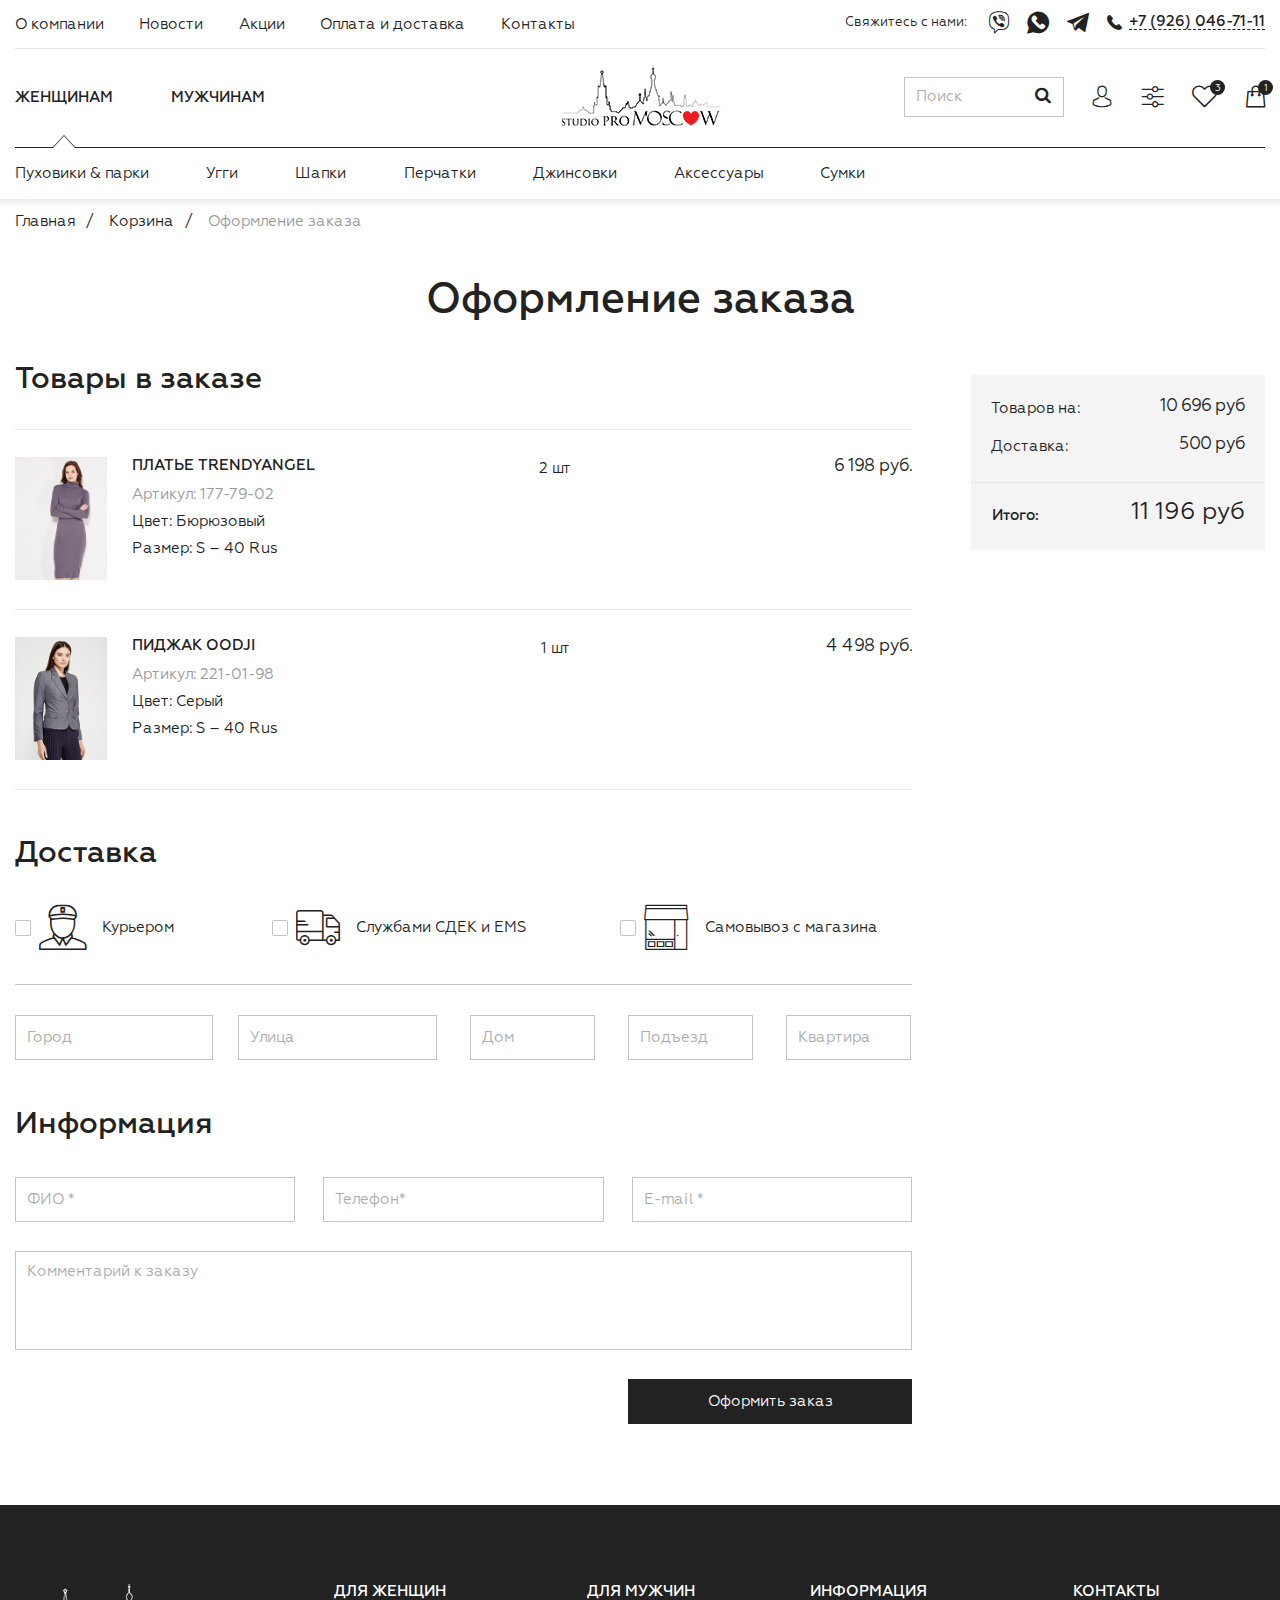
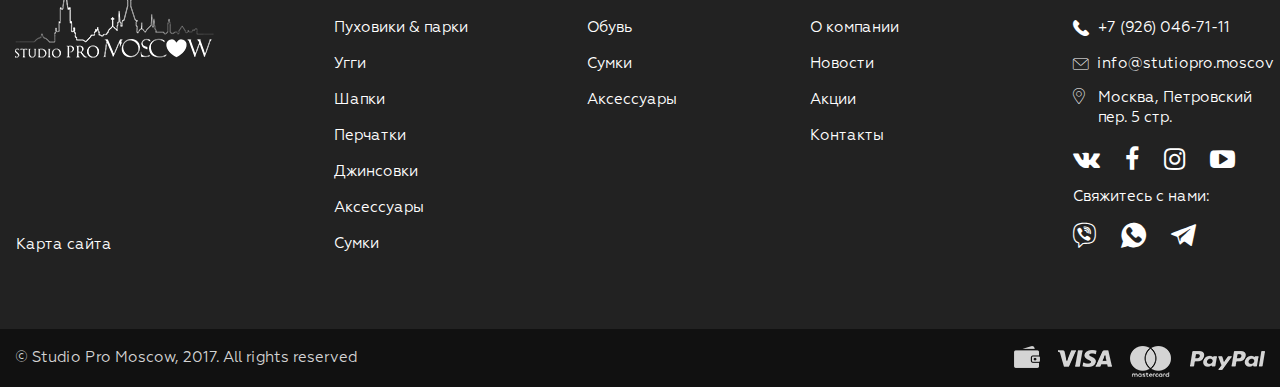
<file: form_order.html>
<!DOCTYPE html>
<html>
	<head>
		<meta name="format-detection" content="telephone=no"/>
		<meta name="viewport" content="width=device-width">
		<meta http-equiv="Content-Type" content="text/html; charset=utf-8" />
		<title>promoscow</title>
		<link rel="stylesheet" href="css/dropdown.css" type="text/css" />
		<link rel="stylesheet" href="css/slick.css" type="text/css" />
		<link rel="stylesheet" href="css/jquery.fancybox.css" type="text/css" />
		<link rel="stylesheet" href="css/all.css" type="text/css" />
		<!--[if lte IE 8]><script type="text/javascript" src="js/ie.js"></script><!<![endif]-->
		<script type="text/javascript" src="js/jquery-1.10.2.min.js"></script>
		<script type="text/javascript" src="js/jquery.easing-1.3.min.js"></script>
		<script type="text/javascript" src="js/core.js"></script>
		<script type="text/javascript" src="js/dropdown.js"></script>
		<script type="text/javascript" src="js/jquery.fancybox.js"></script>
		<script type="text/javascript" src="js/icheck.min.js"></script>
		<script type="text/javascript" src="js/jquery.matchHeight.js"></script>
		<script type="text/javascript" src="js/jquery-ui.1.10.3.min.js"></script>
		<script type="text/javascript" src="js/jquery.zoom.min.js"></script>
		<script type="text/javascript" src="js/jquery.rating.pack.js"></script>
		<script type="text/javascript" src="js/slick.min.js"></script>
		<script type="text/javascript" src="js/jquery.maskedinput.min.js"></script>
		<script type="text/javascript" src="js/jquery.main.js"></script>
	</head>
	<body>
		<div id="wrapper">
						<header id="header">
				<a href="#" class="open-menu">
					<i class="fa fa-bars" aria-hidden="true"></i>
				</a>
				<span class="bg"></span>
				<div class="center">
					<div class="row-top">
							<a href="#" class="close-menu">
								<i class="icon-close"></i>
							</a>
						<div class="scroll-holder">
							<nav id="nav">
								<ul>
									<li>
										<a href="#">О компании</a>
									</li>
									<li>
										<a href="#">Новости</a>
									</li>
									<li>
										<a href="#">Акции</a>
									</li>
									<li>
										<a href="#">Оплата и доставка</a>
									</li>
									<li>
										<a href="#">Контакты</a>
									</li>
								</ul>
							</nav>
							<div class="send-block">
								<span class="title">Свяжитесь с нами:</span>
								<ul class="send-list">
									<li>
										<a href="#">
											<i class="icon-viber_icon"></i>
										</a>
									</li>
									<li>
										<a href="#">
											<i class="icon-whatsapp"></i>
										</a>
									</li>
									<li>
										<a href="#">
											<i class="icon-telegram"></i>
										</a>
									</li>
									<li>
										<a href="tel:+79260467111" class="call">
											<i class="icon-call"></i>
											<span>+7 (926) 046-71-11</span>
										</a>
									</li>
								</ul>
							</div>
						</div>
					</div>
					<div class="row-middle">
						<div class="user-interface-block">
							<form action="#" class="search">
								<fieldset>
									<div class="form-row">
										<input type="text" placeholder="Поиск">
										<button type="submit"><i class="fa fa-search" aria-hidden="true"></i></button>
									</div>
								</fieldset>
							</form>
							<ul class="user-interface-list">
								<li>
									<a href="#">
										<i class="icon-user"></i>
									</a>
								</li>
								<li>
									<a href="#">
										<i class="icon-range"></i>
									</a>
								</li>
								<li>
									<a href="#">
										<span class="num">3</span>
										<i class="icon-heart"></i>
									</a>
								</li>
								<li>
									<a href="#">
										<span class="num">1</span>
										<i class="icon-shop"></i>
									</a>
									<div class="basket-drop">
										<div class="holder-items">
											<ul class="basket-drop-list">
												<li>
													<div class="visual">
														<img src="images/img2.jpg" alt="image description">
													</div>
													<div class="info">
														<span class="title">Толстовка LOWRY</span>
														<span class="availability">В наличии</span>
														<span class="price"> шт. x 3 499 руб.</span>
													</div>
													<a href="#" class="btn-del">
														<i class="icon-close"></i>
													</a>
												</li>
												<li>
													<div class="visual">
														<img src="images/img1.jpg" alt="image description">
													</div>
													<div class="info">
														<span class="title">Джинсы Mango</span>
														<span class="availability">Нет в наличии</span>
														<span class="price"> шт. x 3 499 руб.</span>
													</div>
													<a href="#" class="btn-del">
														<i class="icon-close"></i>
													</a>
												</li>
											</ul>
										</div>
										<div class="total-box-holder">
											<div class="holder">
												<span class="title">Товаров на сумму:</span>
												<span class="total-price">7 998 руб</span>
											</div>
											<a href="#" class="btn">Перейти в корзину</a>
										</div>
									</div>
								</li>
							</ul>
						</div>
						<ul class="female-change">
							<li class="active">
								<a href="#">Женщинам</a>
							</li>
							<li>
								<a href="#">Мужчинам</a>
							</li>
						</ul>
						<strong class="logo"><a href="#">promoscow</a></strong>
					</div>
					<div class="nav-product-list-holder">
						<div class="tab active">
							<ul class="nav-product-list">
								<li>
									<a href="#">Пуховики & парки</a>
								</li>
								<li>
									<a href="#">Угги</a>
								</li>
								<li>
									<a href="#">Шапки</a>
								</li>
								<li class="has-drop">
									<a href="#">Перчатки</a>
									<div class="drop">
										<div class="visual">
											<img src="images/img37.jpg" alt="image description">
										</div>
										<div class="holder">
											<div class="col">
												<h3>КАТЕГОРИИ</h3>
												<ul>
													<li>
														<ul>
															<li>
																<a href="#">Все аксессуары</a>
															</li>
															<li>
																<a href="#">Брелоки</a>
															</li>
															<li>
																<a href="#">Галстуки</a>
															</li>
															<li>
																<a href="#">Головные уборы</a>
															</li>
															<li>
																<a href="#">Аксессуары для волос</a>
															</li>
															<li>
																<a href="#">Женская бижутерия</a>
															</li>
															<li>
																<a href="#">Зонты</a>
															</li>
															<li>
																<a href="#">Косметички</a>
															</li>
															<li>
																<a href="#">Кошельки и портмоне</a>
															</li>
															<li>
																<a href="#">Очки</a>
															</li>
														</ul>
													</li>
													<li>
														<ul>
															<li>
																<a href="#">Перчатки</a>
															</li>
															<li>
																<a href="#">Ремни</a>
															</li>
															<li>
																<a href="#">Техника</a>
															</li>
															<li>
																<a href="#">Шарфы</a>
															</li>
															<li>
																<a href="#">Ювелирные украшения</a>
															</li>
															<li>
																<a href="#">Мужские аксессуары</a>
															</li>
														</ul>
													</li>
												</ul>
											</div>
											<div class="col">
												<h3>Топ бренды</h3>
												<ul>
													<li>
														<a href="#">Bottega Veneta</a>
													</li>
													<li>
														<a href="#">Burberry</a>
													</li>
													<li>
														<a href="#">DKNY</a>
													</li>
													<li>
														<a href="#">Dolce & Gabbana</a>
													</li>
													<li>
														<a href="#">Marni</a>
													</li>
													<li>
														<a href="#">MICHAEL Michael Kors</a>
													</li>
													<li>
														<a href="#">Oscar de la Renta</a>
													</li>
													<li>
														<a href="#">Saint Laurent</a>
													</li>
													<li>
														<a href="#">Swarovski</a>
													</li>
													<li>
														<a href="#">Valentino</a>
													</li>
												</ul>
											</div>
										</div>
									</div>
								</li>
								<li>
									<a href="#">Джинсовки</a>
								</li>
								<li class="has-drop">
									<a href="#">Аксессуары</a>
									<div class="drop">
										<div class="visual">
											<img src="images/img37.jpg" alt="image description">
										</div>
										<div class="holder">
											<div class="col">
												<h3>КАТЕГОРИИ</h3>
												<ul>
													<li>
														<ul>
															<li>
																<a href="#">Все аксессуары</a>
															</li>
															<li>
																<a href="#">Брелоки</a>
															</li>
															<li>
																<a href="#">Галстуки</a>
															</li>
															<li>
																<a href="#">Головные уборы</a>
															</li>
															<li>
																<a href="#">Аксессуары для волос</a>
															</li>
															<li>
																<a href="#">Женская бижутерия</a>
															</li>
															<li>
																<a href="#">Зонты</a>
															</li>
															<li>
																<a href="#">Косметички</a>
															</li>
															<li>
																<a href="#">Кошельки и портмоне</a>
															</li>
															<li>
																<a href="#">Очки</a>
															</li>
														</ul>
													</li>
													<li>
														<ul>
															<li>
																<a href="#">Перчатки</a>
															</li>
															<li>
																<a href="#">Ремни</a>
															</li>
															<li>
																<a href="#">Техника</a>
															</li>
															<li>
																<a href="#">Шарфы</a>
															</li>
															<li>
																<a href="#">Ювелирные украшения</a>
															</li>
															<li>
																<a href="#">Мужские аксессуары</a>
															</li>
														</ul>
													</li>
												</ul>
											</div>
											<div class="col">
												<h3>Топ бренды</h3>
												<ul>
													<li>
														<a href="#">Bottega Veneta</a>
													</li>
													<li>
														<a href="#">Burberry</a>
													</li>
													<li>
														<a href="#">DKNY</a>
													</li>
													<li>
														<a href="#">Dolce & Gabbana</a>
													</li>
													<li>
														<a href="#">Marni</a>
													</li>
													<li>
														<a href="#">MICHAEL Michael Kors</a>
													</li>
													<li>
														<a href="#">Oscar de la Renta</a>
													</li>
													<li>
														<a href="#">Saint Laurent</a>
													</li>
													<li>
														<a href="#">Swarovski</a>
													</li>
													<li>
														<a href="#">Valentino</a>
													</li>
												</ul>
											</div>
										</div>
									</div>
								</li>
								<li>
									<a href="#">Сумки</a>
								</li>
							</ul>
						</div>
						<div class="tab">
							<ul class="nav-product-list">
								<li>
									<a href="#">Шапки</a>
								</li>
								<li>
									<a href="#">Угги</a>
								</li>
								<li>
									<a href="#">Пуховики & парки</a>
								</li>
									<li class="has-drop">
									<a href="#">Перчатки</a>
									<div class="drop">
										<div class="visual">
											<img src="images/img37.jpg" alt="image description">
										</div>
										<div class="holder">
											<div class="col">
												<h3>КАТЕГОРИИ</h3>
												<ul>
													<li>
														<ul>
															<li>
																<a href="#">Все аксессуары</a>
															</li>
															<li>
																<a href="#">Брелоки</a>
															</li>
															<li>
																<a href="#">Галстуки</a>
															</li>
															<li>
																<a href="#">Головные уборы</a>
															</li>
															<li>
																<a href="#">Аксессуары для волос</a>
															</li>
															<li>
																<a href="#">Женская бижутерия</a>
															</li>
															<li>
																<a href="#">Зонты</a>
															</li>
															<li>
																<a href="#">Косметички</a>
															</li>
															<li>
																<a href="#">Кошельки и портмоне</a>
															</li>
															<li>
																<a href="#">Очки</a>
															</li>
														</ul>
													</li>
													<li>
														<ul>
															<li>
																<a href="#">Перчатки</a>
															</li>
															<li>
																<a href="#">Ремни</a>
															</li>
															<li>
																<a href="#">Техника</a>
															</li>
															<li>
																<a href="#">Шарфы</a>
															</li>
															<li>
																<a href="#">Ювелирные украшения</a>
															</li>
															<li>
																<a href="#">Мужские аксессуары</a>
															</li>
														</ul>
													</li>
												</ul>
											</div>
											<div class="col">
												<h3>Топ бренды</h3>
												<ul>
													<li>
														<a href="#">Bottega Veneta</a>
													</li>
													<li>
														<a href="#">Burberry</a>
													</li>
													<li>
														<a href="#">DKNY</a>
													</li>
													<li>
														<a href="#">Dolce & Gabbana</a>
													</li>
													<li>
														<a href="#">Marni</a>
													</li>
													<li>
														<a href="#">MICHAEL Michael Kors</a>
													</li>
													<li>
														<a href="#">Oscar de la Renta</a>
													</li>
													<li>
														<a href="#">Saint Laurent</a>
													</li>
													<li>
														<a href="#">Swarovski</a>
													</li>
													<li>
														<a href="#">Valentino</a>
													</li>
												</ul>
											</div>
										</div>
									</div>
								</li>
								<li class="has-drop">
									<a href="#">Аксессуары</a>
									<div class="drop">
										<div class="visual">
											<img src="images/img37.jpg" alt="image description">
										</div>
										<div class="holder">
											<div class="col">
												<h3>КАТЕГОРИИ</h3>
												<ul>
													<li>
														<ul>
															<li>
																<a href="#">Все аксессуары</a>
															</li>
															<li>
																<a href="#">Брелоки</a>
															</li>
															<li>
																<a href="#">Галстуки</a>
															</li>
															<li>
																<a href="#">Головные уборы</a>
															</li>
															<li>
																<a href="#">Аксессуары для волос</a>
															</li>
															<li>
																<a href="#">Женская бижутерия</a>
															</li>
															<li>
																<a href="#">Зонты</a>
															</li>
															<li>
																<a href="#">Косметички</a>
															</li>
															<li>
																<a href="#">Кошельки и портмоне</a>
															</li>
															<li>
																<a href="#">Очки</a>
															</li>
														</ul>
													</li>
													<li>
														<ul>
															<li>
																<a href="#">Перчатки</a>
															</li>
															<li>
																<a href="#">Ремни</a>
															</li>
															<li>
																<a href="#">Техника</a>
															</li>
															<li>
																<a href="#">Шарфы</a>
															</li>
															<li>
																<a href="#">Ювелирные украшения</a>
															</li>
															<li>
																<a href="#">Мужские аксессуары</a>
															</li>
														</ul>
													</li>
												</ul>
											</div>
											<div class="col">
												<h3>Топ бренды</h3>
												<ul>
													<li>
														<a href="#">Bottega Veneta</a>
													</li>
													<li>
														<a href="#">Burberry</a>
													</li>
													<li>
														<a href="#">DKNY</a>
													</li>
													<li>
														<a href="#">Dolce & Gabbana</a>
													</li>
													<li>
														<a href="#">Marni</a>
													</li>
													<li>
														<a href="#">MICHAEL Michael Kors</a>
													</li>
													<li>
														<a href="#">Oscar de la Renta</a>
													</li>
													<li>
														<a href="#">Saint Laurent</a>
													</li>
													<li>
														<a href="#">Swarovski</a>
													</li>
													<li>
														<a href="#">Valentino</a>
													</li>
												</ul>
											</div>
										</div>
									</div>
								</li>
								<li>
									<a href="#">Сумки</a>
								</li>
								<li>
									<a href="#">Джинсовки</a>
								</li>
							</ul>
						</div>
					</div>
				</div>
			</header>
			<main id="main">
				<div class="center">
					<ul class="breadcrumps">
						<li>
							<a href="#">Главная</a>
						</li>
						<li>
							<a href="#">Корзина</a>
						</li>
						<li>
							Оформление заказа
						</li>
					</ul>
					<div class="form_order-block">
						<header class="head">
							<h1>Оформление заказа</h1>
						</header>
						<div class="two-columns">
							<div class="holder">
								<table>
									<thead>
										<tr>
											<th colspan="4"><h4>Товары в заказе</h4></th>
										</tr>
									</thead>
									<tbody>
										<tr>
											<td>
												<div class="visual">
													<img src="images/img2.jpg" alt="image description">
												</div>
											</td>
											<td>
												<div class="decsription">
													<span class="title">Платье TrendyAngel</span>
													<span class="art">Артикул: 177-79-02</span>
													<span class="color">Цвет: Бюрюзовый</span>
													<span class="size">Размер: S – 40 Rus</span>
												</div>
											</td>
											<td>
												2 шт
											</td>
											<td>
												<span class="price">6 198 руб.</span>
											</td>
										</tr>
										<tr>
											<td>
												<div class="visual">
													<img src="images/img5.jpg" alt="image description">
												</div>
											</td>
											<td>
												<div class="decsription">
													<span class="title">Пиджак oodji</span>
													<span class="art">Артикул: 221-01-98</span>
													<span class="color">Цвет: Серый</span>
													<span class="size">Размер: S – 40 Rus</span>
												</div>
											</td>
											<td>
												<span>1 шт</span>
											</td>
											<td>
												<span class="price">4 498 руб.</span>
											</td>
										</tr>
									</tbody>
								</table>
							</div>
							<div class="total-box">
								<table class="table-total">
									<tfoot>
										<tr>
											<td><div><strong>Итого:</strong></div></td>
											<td><div><span class="price">11 196 руб</span></div></td>
										</tr>
									</tfoot>
									<tbody>
										<tr>
											<td>Товаров на:</td>
											<td><span class="price">10 696 руб</span></td>
										</tr>
										<tr>
											<td>Доставка:</td>
											<td><span class="price">500 руб</span></td>
										</tr>
									</tbody>
								</table>
							</div>
						</div>
						<form action="#" class="form_order">
							<fieldset>
								<h4>Доставка</h4>
								<ul class="check-list">
									<li>
										<input class="radio" type="radio" id="alt01" name="group1">
										<label for="alt01">
											<i class="icon-courier"></i>
											<span>Курьером</span>
										</label>
									</li>
									<li>
										<input class="radio" type="radio" id="alt02" name="group1">
										<label for="alt02">
											<i class="icon-car"></i>
											<span>Службами СДЕК и EMS</span>
										</label>
									</li>
									<li>
										<input  class="radio" type="radio" id="alt03" name="group1">
										<label for="alt03">
											<i class="icon-store"></i>
											<span>Самовывоз c магазина</span>
										</label>
									</li>
								</ul>
								<div class="form-row">
									<ul class="row-list1">
										<li>
											<input type="text" placeholder="Город">
										</li>
										<li>
											<input type="text" placeholder="Улица">
										</li>
									</ul>
									<ul class="row-list2">
										<li>
											<input type="text" placeholder="Дом">
										</li>
										<li>
											<input type="text" placeholder="Подъезд">
										</li>
										<li>
											<input type="text" placeholder="Квартира">
										</li>
									</ul>
								</div>
								<div class="info-head">
									<h4>Информация</h4>
								</div>
								<div class="form-row">
									<ul class="row-list3">
										<li class="holder-error">
											<input type="text" class="required" placeholder="ФИО *">
										</li>
										<li class="holder-error">
											<input type="text" class="phone" placeholder="Телефон*">
										</li>
										<li class="holder-error">
											<input type="text" class="email" placeholder="E-mail *">
										</li>
									</ul>
								</div>
								<div class="form-row">
									<textarea placeholder="Комментарий к заказу"></textarea>
								</div>
								<div class="form-row-submit">
									<input type="submit" value="Оформить заказ">
								</div>
							</fieldset>
						</form>
					</div>
				</div>
			</main>
		</div>
		<footer id="footer">
			<div class="center">
				<div class="footer-row-top">
					<div class="logo-holder">
						<strong class="logo"><a href="#">promoscow</a></strong>
					</div>
					<div class="contact-block">
						<h4>Контакты</h4>
						<ul class="address-list">
							<li>
								<a href="tel:+79260467111"><i class="icon-call"></i>+7 (926) 046-71-11</a>
							</li>
							<li>
								<a href="mailto:info@stutiopro.moscov"><i class="icon-mail"></i>info@stutiopro.moscov</a>
							</li>
							<li>
								<i class="icon-geo"></i>
								<address>Москва, Петровский пер. 5 стр.</address>
							</li>
						</ul>
						<ul class="soc-links">
							<li>
								<a href="#">
									<i class="fa fa-vk" aria-hidden="true"></i>
								</a>
							</li>
							<li>
								<a href="#">
									<i class="fa fa-facebook" aria-hidden="true"></i>
								</a>
							</li>
							<li>
								<a href="#">
									<i class="fa fa-instagram" aria-hidden="true"></i>
								</a>
							</li>
							<li>
								<a href="#">
									<i class="fa fa-youtube-play" aria-hidden="true"></i>
								</a>
							</li>
						</ul>
						<span class="title">Свяжитесь с нами:</span>
						<ul class="send-list">
							<li>
								<a href="#">
									<i class="icon-viber_icon"></i>
								</a>
							</li>
							<li>
								<a href="#">
									<i class="icon-whatsapp"></i>
								</a>
							</li>
							<li>
								<a href="#">
									<i class="icon-telegram"></i>
								</a>
							</li>
						</ul>
					</div>
					<ul class="footer-columns">
						<li>
							<h4>Для женщин</h4>
							<ul>
								<li>
									<a href="#">Пуховики & парки</a>
								</li>
								<li>
									<a href="#">Угги</a>
								</li>
								<li>
									<a href="#">Шапки</a>
								</li>
								<li>
									<a href="#">Перчатки</a>
								</li>
								<li>
									<a href="#">Джинсовки</a>
								</li>
								<li>
									<a href="#">Аксессуары</a>
								</li>
								<li>
									<a href="#">Сумки</a>
								</li>
							</ul>
						</li>
						<li>
							<h4>Для мужчин</h4>
							<ul>
								<li>
									<a href="#">Обувь</a>
								</li>
								<li>
									<a href="#">Сумки</a>
								</li>
								<li>
									<a href="#">Аксессуары</a>
								</li>
							</ul>
						</li>
						<li>
							<h4>Информация</h4>
							<ul>
								<li>
									<a href="#">О компании</a>
								</li>
								<li>
									<a href="#">Новости</a>
								</li>
								<li>
									<a href="#">Акции</a>
								</li>
								<li>
									<a href="#">Контакты</a>
								</li>
							</ul>
						</li>
					</ul>
					<a href="#" class="btn-map-site">Карта сайта</a>
				</div>
			</div>
			<div class="footer-row">
				<div class="center">
					<span class="copy">© Studio Pro Moscow, 2017. All rights reserved</span>
					<ul class="pay-list">
						<li>
							<img src="images/cash.png" alt="image description">
						</li>
						<li>
							<img src="images/visa.png" alt="image description">
						</li>
						<li>
							<img src="images/mastercart.png" alt="image description">
						</li>
						<li>
							<img src="images/paypall.png" alt="image description">
						</li>
					</ul>
				</div>
			</div>
		</footer>
	</body>
</html>
</file>
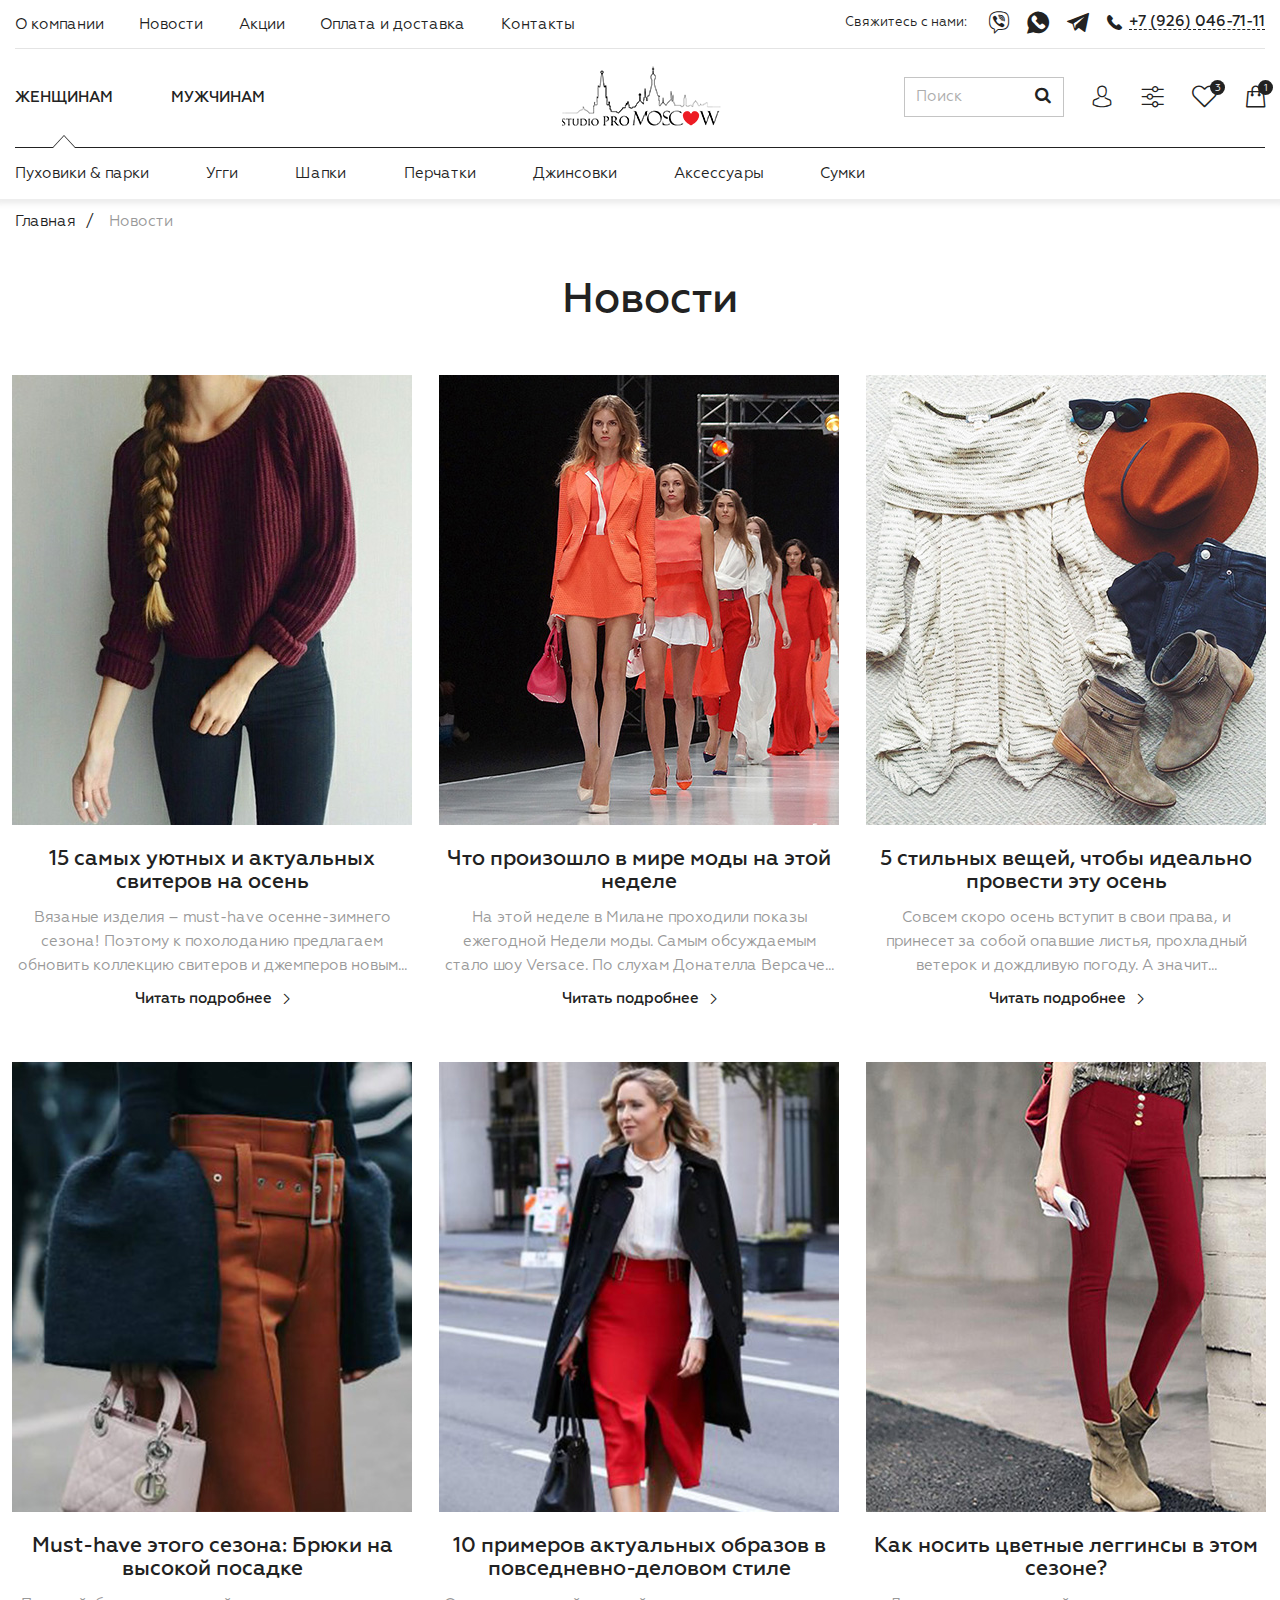
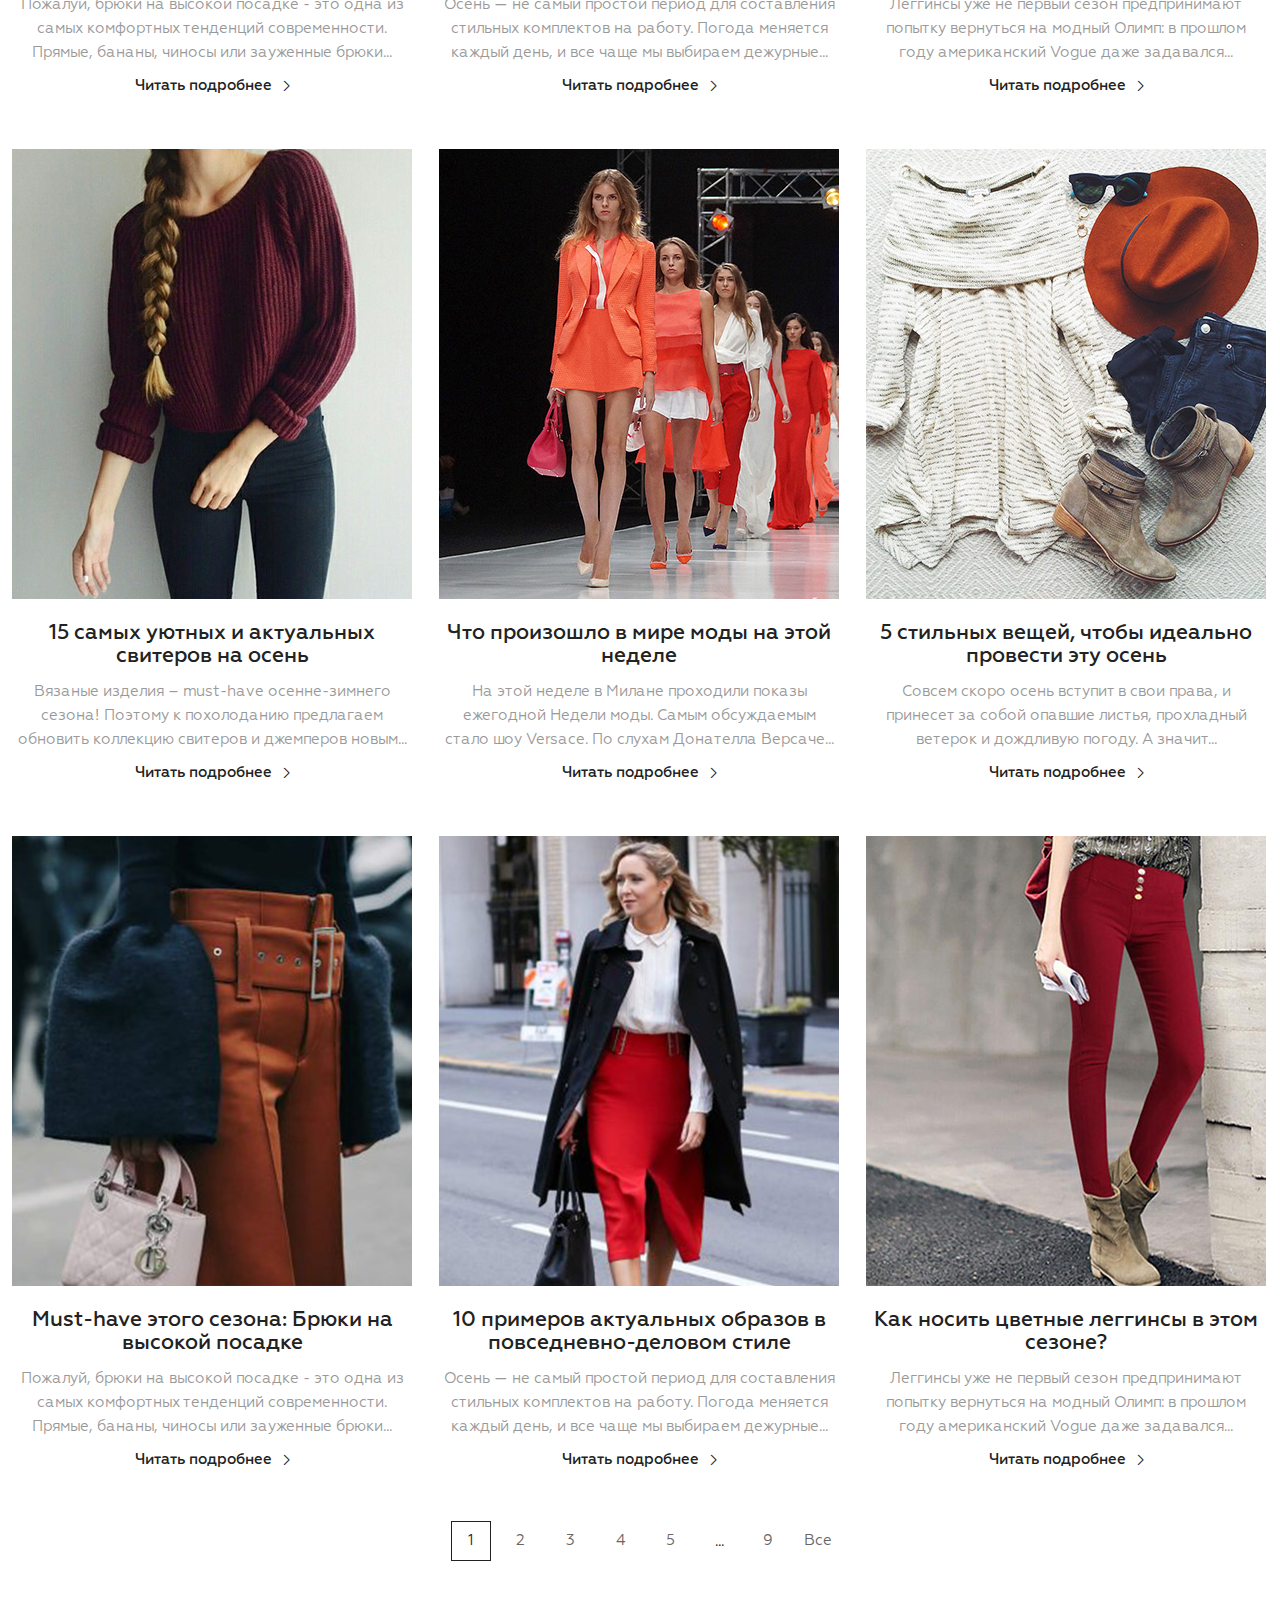
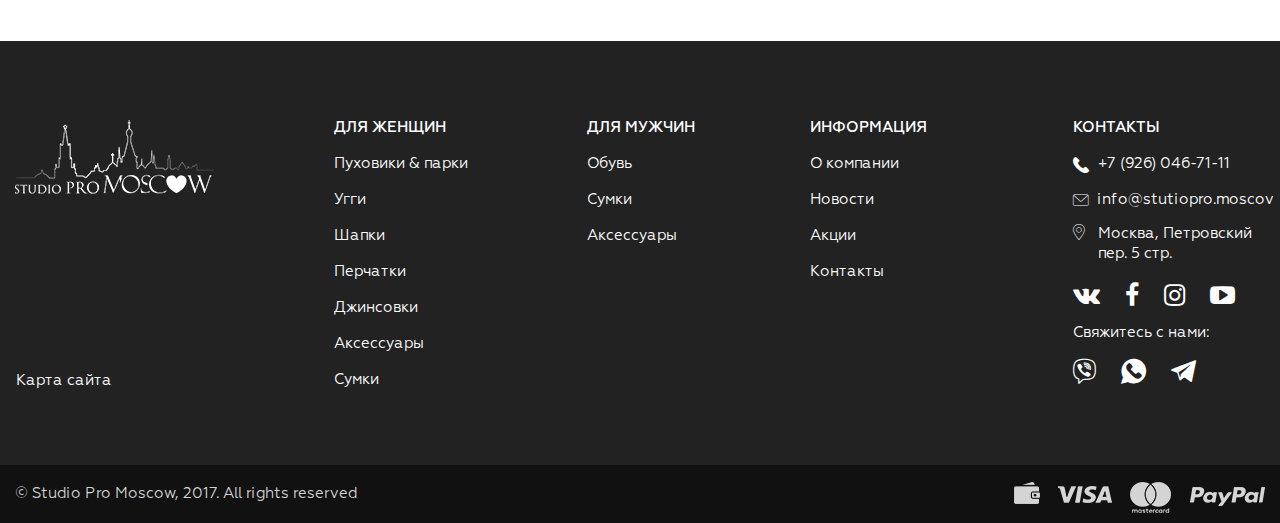
<file: news.html>
<!DOCTYPE html>
<html>
	<head>
		<meta name="format-detection" content="telephone=no"/>
		<meta name="viewport" content="width=device-width">
		<meta http-equiv="Content-Type" content="text/html; charset=utf-8" />
		<title>promoscow</title>
		<link rel="stylesheet" href="css/dropdown.css" type="text/css" />
		<link rel="stylesheet" href="css/slick.css" type="text/css" />
		<link rel="stylesheet" href="css/jquery.fancybox.css" type="text/css" />
		<link rel="stylesheet" href="css/all.css" type="text/css" />
		<!--[if lte IE 8]><script type="text/javascript" src="js/ie.js"></script><!<![endif]-->
		<script type="text/javascript" src="js/jquery-1.10.2.min.js"></script>
		<script type="text/javascript" src="js/jquery.easing-1.3.min.js"></script>
		<script type="text/javascript" src="js/core.js"></script>
		<script type="text/javascript" src="js/dropdown.js"></script>
		<script type="text/javascript" src="js/jquery.fancybox.js"></script>
		<script type="text/javascript" src="js/icheck.min.js"></script>
		<script type="text/javascript" src="js/jquery.matchHeight.js"></script>
		<script type="text/javascript" src="js/jquery-ui.1.10.3.min.js"></script>
		<script type="text/javascript" src="js/jquery.zoom.min.js"></script>
		<script type="text/javascript" src="js/jquery.rating.pack.js"></script>
		<script type="text/javascript" src="js/slick.min.js"></script>
		<script type="text/javascript" src="js/jquery.maskedinput.min.js"></script>
		<script type="text/javascript" src="js/jquery.main.js"></script>
	</head>
	<body>
		<div id="wrapper">
						<header id="header">
				<a href="#" class="open-menu">
					<i class="fa fa-bars" aria-hidden="true"></i>
				</a>
				<span class="bg"></span>
				<div class="center">
					<div class="row-top">
							<a href="#" class="close-menu">
								<i class="icon-close"></i>
							</a>
						<div class="scroll-holder">
							<nav id="nav">
								<ul>
									<li>
										<a href="#">О компании</a>
									</li>
									<li>
										<a href="#">Новости</a>
									</li>
									<li>
										<a href="#">Акции</a>
									</li>
									<li>
										<a href="#">Оплата и доставка</a>
									</li>
									<li>
										<a href="#">Контакты</a>
									</li>
								</ul>
							</nav>
							<div class="send-block">
								<span class="title">Свяжитесь с нами:</span>
								<ul class="send-list">
									<li>
										<a href="#">
											<i class="icon-viber_icon"></i>
										</a>
									</li>
									<li>
										<a href="#">
											<i class="icon-whatsapp"></i>
										</a>
									</li>
									<li>
										<a href="#">
											<i class="icon-telegram"></i>
										</a>
									</li>
									<li>
										<a href="tel:+79260467111" class="call">
											<i class="icon-call"></i>
											<span>+7 (926) 046-71-11</span>
										</a>
									</li>
								</ul>
							</div>
						</div>
					</div>
					<div class="row-middle">
						<div class="user-interface-block">
							<form action="#" class="search">
								<fieldset>
									<div class="form-row">
										<input type="text" placeholder="Поиск">
										<button type="submit"><i class="fa fa-search" aria-hidden="true"></i></button>
									</div>
								</fieldset>
							</form>
							<ul class="user-interface-list">
								<li>
									<a href="#">
										<i class="icon-user"></i>
									</a>
								</li>
								<li>
									<a href="#">
										<i class="icon-range"></i>
									</a>
								</li>
								<li>
									<a href="#">
										<span class="num">3</span>
										<i class="icon-heart"></i>
									</a>
								</li>
								<li>
									<a href="#">
										<span class="num">1</span>
										<i class="icon-shop"></i>
									</a>
									<div class="basket-drop">
										<div class="holder-items">
											<ul class="basket-drop-list">
												<li>
													<div class="visual">
														<img src="images/img2.jpg" alt="image description">
													</div>
													<div class="info">
														<span class="title">Толстовка LOWRY</span>
														<span class="availability">В наличии</span>
														<span class="price"> шт. x 3 499 руб.</span>
													</div>
													<a href="#" class="btn-del">
														<i class="icon-close"></i>
													</a>
												</li>
												<li>
													<div class="visual">
														<img src="images/img1.jpg" alt="image description">
													</div>
													<div class="info">
														<span class="title">Джинсы Mango</span>
														<span class="availability">Нет в наличии</span>
														<span class="price"> шт. x 3 499 руб.</span>
													</div>
													<a href="#" class="btn-del">
														<i class="icon-close"></i>
													</a>
												</li>
											</ul>
										</div>
										<div class="total-box-holder">
											<div class="holder">
												<span class="title">Товаров на сумму:</span>
												<span class="total-price">7 998 руб</span>
											</div>
											<a href="#" class="btn">Перейти в корзину</a>
										</div>
									</div>
								</li>
							</ul>
						</div>
						<ul class="female-change">
							<li class="active">
								<a href="#">Женщинам</a>
							</li>
							<li>
								<a href="#">Мужчинам</a>
							</li>
						</ul>
						<strong class="logo"><a href="#">promoscow</a></strong>
					</div>
					<div class="nav-product-list-holder">
						<div class="tab active">
							<ul class="nav-product-list">
								<li>
									<a href="#">Пуховики & парки</a>
								</li>
								<li>
									<a href="#">Угги</a>
								</li>
								<li>
									<a href="#">Шапки</a>
								</li>
								<li class="has-drop">
									<a href="#">Перчатки</a>
									<div class="drop">
										<div class="visual">
											<img src="images/img37.jpg" alt="image description">
										</div>
										<div class="holder">
											<div class="col">
												<h3>КАТЕГОРИИ</h3>
												<ul>
													<li>
														<ul>
															<li>
																<a href="#">Все аксессуары</a>
															</li>
															<li>
																<a href="#">Брелоки</a>
															</li>
															<li>
																<a href="#">Галстуки</a>
															</li>
															<li>
																<a href="#">Головные уборы</a>
															</li>
															<li>
																<a href="#">Аксессуары для волос</a>
															</li>
															<li>
																<a href="#">Женская бижутерия</a>
															</li>
															<li>
																<a href="#">Зонты</a>
															</li>
															<li>
																<a href="#">Косметички</a>
															</li>
															<li>
																<a href="#">Кошельки и портмоне</a>
															</li>
															<li>
																<a href="#">Очки</a>
															</li>
														</ul>
													</li>
													<li>
														<ul>
															<li>
																<a href="#">Перчатки</a>
															</li>
															<li>
																<a href="#">Ремни</a>
															</li>
															<li>
																<a href="#">Техника</a>
															</li>
															<li>
																<a href="#">Шарфы</a>
															</li>
															<li>
																<a href="#">Ювелирные украшения</a>
															</li>
															<li>
																<a href="#">Мужские аксессуары</a>
															</li>
														</ul>
													</li>
												</ul>
											</div>
											<div class="col">
												<h3>Топ бренды</h3>
												<ul>
													<li>
														<a href="#">Bottega Veneta</a>
													</li>
													<li>
														<a href="#">Burberry</a>
													</li>
													<li>
														<a href="#">DKNY</a>
													</li>
													<li>
														<a href="#">Dolce & Gabbana</a>
													</li>
													<li>
														<a href="#">Marni</a>
													</li>
													<li>
														<a href="#">MICHAEL Michael Kors</a>
													</li>
													<li>
														<a href="#">Oscar de la Renta</a>
													</li>
													<li>
														<a href="#">Saint Laurent</a>
													</li>
													<li>
														<a href="#">Swarovski</a>
													</li>
													<li>
														<a href="#">Valentino</a>
													</li>
												</ul>
											</div>
										</div>
									</div>
								</li>
								<li>
									<a href="#">Джинсовки</a>
								</li>
								<li class="has-drop">
									<a href="#">Аксессуары</a>
									<div class="drop">
										<div class="visual">
											<img src="images/img37.jpg" alt="image description">
										</div>
										<div class="holder">
											<div class="col">
												<h3>КАТЕГОРИИ</h3>
												<ul>
													<li>
														<ul>
															<li>
																<a href="#">Все аксессуары</a>
															</li>
															<li>
																<a href="#">Брелоки</a>
															</li>
															<li>
																<a href="#">Галстуки</a>
															</li>
															<li>
																<a href="#">Головные уборы</a>
															</li>
															<li>
																<a href="#">Аксессуары для волос</a>
															</li>
															<li>
																<a href="#">Женская бижутерия</a>
															</li>
															<li>
																<a href="#">Зонты</a>
															</li>
															<li>
																<a href="#">Косметички</a>
															</li>
															<li>
																<a href="#">Кошельки и портмоне</a>
															</li>
															<li>
																<a href="#">Очки</a>
															</li>
														</ul>
													</li>
													<li>
														<ul>
															<li>
																<a href="#">Перчатки</a>
															</li>
															<li>
																<a href="#">Ремни</a>
															</li>
															<li>
																<a href="#">Техника</a>
															</li>
															<li>
																<a href="#">Шарфы</a>
															</li>
															<li>
																<a href="#">Ювелирные украшения</a>
															</li>
															<li>
																<a href="#">Мужские аксессуары</a>
															</li>
														</ul>
													</li>
												</ul>
											</div>
											<div class="col">
												<h3>Топ бренды</h3>
												<ul>
													<li>
														<a href="#">Bottega Veneta</a>
													</li>
													<li>
														<a href="#">Burberry</a>
													</li>
													<li>
														<a href="#">DKNY</a>
													</li>
													<li>
														<a href="#">Dolce & Gabbana</a>
													</li>
													<li>
														<a href="#">Marni</a>
													</li>
													<li>
														<a href="#">MICHAEL Michael Kors</a>
													</li>
													<li>
														<a href="#">Oscar de la Renta</a>
													</li>
													<li>
														<a href="#">Saint Laurent</a>
													</li>
													<li>
														<a href="#">Swarovski</a>
													</li>
													<li>
														<a href="#">Valentino</a>
													</li>
												</ul>
											</div>
										</div>
									</div>
								</li>
								<li>
									<a href="#">Сумки</a>
								</li>
							</ul>
						</div>
						<div class="tab">
							<ul class="nav-product-list">
								<li>
									<a href="#">Шапки</a>
								</li>
								<li>
									<a href="#">Угги</a>
								</li>
								<li>
									<a href="#">Пуховики & парки</a>
								</li>
									<li class="has-drop">
									<a href="#">Перчатки</a>
									<div class="drop">
										<div class="visual">
											<img src="images/img37.jpg" alt="image description">
										</div>
										<div class="holder">
											<div class="col">
												<h3>КАТЕГОРИИ</h3>
												<ul>
													<li>
														<ul>
															<li>
																<a href="#">Все аксессуары</a>
															</li>
															<li>
																<a href="#">Брелоки</a>
															</li>
															<li>
																<a href="#">Галстуки</a>
															</li>
															<li>
																<a href="#">Головные уборы</a>
															</li>
															<li>
																<a href="#">Аксессуары для волос</a>
															</li>
															<li>
																<a href="#">Женская бижутерия</a>
															</li>
															<li>
																<a href="#">Зонты</a>
															</li>
															<li>
																<a href="#">Косметички</a>
															</li>
															<li>
																<a href="#">Кошельки и портмоне</a>
															</li>
															<li>
																<a href="#">Очки</a>
															</li>
														</ul>
													</li>
													<li>
														<ul>
															<li>
																<a href="#">Перчатки</a>
															</li>
															<li>
																<a href="#">Ремни</a>
															</li>
															<li>
																<a href="#">Техника</a>
															</li>
															<li>
																<a href="#">Шарфы</a>
															</li>
															<li>
																<a href="#">Ювелирные украшения</a>
															</li>
															<li>
																<a href="#">Мужские аксессуары</a>
															</li>
														</ul>
													</li>
												</ul>
											</div>
											<div class="col">
												<h3>Топ бренды</h3>
												<ul>
													<li>
														<a href="#">Bottega Veneta</a>
													</li>
													<li>
														<a href="#">Burberry</a>
													</li>
													<li>
														<a href="#">DKNY</a>
													</li>
													<li>
														<a href="#">Dolce & Gabbana</a>
													</li>
													<li>
														<a href="#">Marni</a>
													</li>
													<li>
														<a href="#">MICHAEL Michael Kors</a>
													</li>
													<li>
														<a href="#">Oscar de la Renta</a>
													</li>
													<li>
														<a href="#">Saint Laurent</a>
													</li>
													<li>
														<a href="#">Swarovski</a>
													</li>
													<li>
														<a href="#">Valentino</a>
													</li>
												</ul>
											</div>
										</div>
									</div>
								</li>
								<li class="has-drop">
									<a href="#">Аксессуары</a>
									<div class="drop">
										<div class="visual">
											<img src="images/img37.jpg" alt="image description">
										</div>
										<div class="holder">
											<div class="col">
												<h3>КАТЕГОРИИ</h3>
												<ul>
													<li>
														<ul>
															<li>
																<a href="#">Все аксессуары</a>
															</li>
															<li>
																<a href="#">Брелоки</a>
															</li>
															<li>
																<a href="#">Галстуки</a>
															</li>
															<li>
																<a href="#">Головные уборы</a>
															</li>
															<li>
																<a href="#">Аксессуары для волос</a>
															</li>
															<li>
																<a href="#">Женская бижутерия</a>
															</li>
															<li>
																<a href="#">Зонты</a>
															</li>
															<li>
																<a href="#">Косметички</a>
															</li>
															<li>
																<a href="#">Кошельки и портмоне</a>
															</li>
															<li>
																<a href="#">Очки</a>
															</li>
														</ul>
													</li>
													<li>
														<ul>
															<li>
																<a href="#">Перчатки</a>
															</li>
															<li>
																<a href="#">Ремни</a>
															</li>
															<li>
																<a href="#">Техника</a>
															</li>
															<li>
																<a href="#">Шарфы</a>
															</li>
															<li>
																<a href="#">Ювелирные украшения</a>
															</li>
															<li>
																<a href="#">Мужские аксессуары</a>
															</li>
														</ul>
													</li>
												</ul>
											</div>
											<div class="col">
												<h3>Топ бренды</h3>
												<ul>
													<li>
														<a href="#">Bottega Veneta</a>
													</li>
													<li>
														<a href="#">Burberry</a>
													</li>
													<li>
														<a href="#">DKNY</a>
													</li>
													<li>
														<a href="#">Dolce & Gabbana</a>
													</li>
													<li>
														<a href="#">Marni</a>
													</li>
													<li>
														<a href="#">MICHAEL Michael Kors</a>
													</li>
													<li>
														<a href="#">Oscar de la Renta</a>
													</li>
													<li>
														<a href="#">Saint Laurent</a>
													</li>
													<li>
														<a href="#">Swarovski</a>
													</li>
													<li>
														<a href="#">Valentino</a>
													</li>
												</ul>
											</div>
										</div>
									</div>
								</li>
								<li>
									<a href="#">Сумки</a>
								</li>
								<li>
									<a href="#">Джинсовки</a>
								</li>
							</ul>
						</div>
					</div>
				</div>
			</header>
			<main id="main">
				<div class="center">
					<ul class="breadcrumps">
						<li>
							<a href="#">Главная</a>
						</li>
						<li>
							Новости
						</li>
					</ul>
					<div class="news-frame">
						<header class="head">
							<h1>Новости</h1>
						</header>
						<ul class="news-list">
							<li>
								<div class="visual">
									<a href="#"><img src="images/img8.jpg" alt="image description"></a>
								</div>
								<div class="info">
									<h4><a href="#">15 самых уютных и актуальных свитеров на осень</a></h4>
									<p>Вязаные изделия – must-have осенне-зимнего сезона! Поэтому к похолоданию предлагаем обновить коллекцию свитеров и джемперов новым...</p>
									<a href="#" class="btn-more">Читать подробнее <i class="icon-arr"></i></a>
								</div>
							</li>
							<li>
								<div class="visual">
									<a href="#"><img src="images/img9.jpg" alt="image description"></a>
								</div>
								<div class="info">
									<h4><a href="#">Что произошло в мире моды на  этой неделе</a></h4>
									<p>На этой неделе в Милане проходили показы ежегодной Недели моды. Самым обсуждаемым стало шоу Versace. По слухам Донателла Версаче...</p>
									<a href="#" class="btn-more">Читать подробнее <i class="icon-arr"></i></a>
								</div>
							</li>
							<li>
								<div class="visual">
									<a href="#"><img src="images/img10.jpg" alt="image description"></a>
								</div>
								<div class="info">
									<h4><a href="#">5 стильных вещей, чтобы идеально провести эту осень</a></h4>
									<p>Совсем скоро осень вступит в свои права, и принесет за собой опавшие листья, прохладный ветерок и дождливую погоду. А значит...</p>
									<a href="#" class="btn-more">Читать подробнее <i class="icon-arr"></i></a>
								</div>
							</li>
							<li>
								<div class="visual">
									<a href="#"><img src="images/img25.jpg" alt="image description"></a>
								</div>
								<div class="info">
									<h4><a href="#">Must-have этого сезона: Брюки на высокой посадке</a></h4>
									<p>Пожалуй, брюки на высокой посадке - это одна из самых комфортных тенденций современности. Прямые, бананы, чиносы или зауженные брюки...</p>
									<a href="#" class="btn-more">Читать подробнее <i class="icon-arr"></i></a>
								</div>
							</li>
							<li>
								<div class="visual">
									<a href="#"><img src="images/img24.jpg" alt="image description"></a>
								</div>
								<div class="info">
									<h4><a href="#">10 примеров актуальных образов в повседневно-деловом стиле </a></h4>
									<p>Осень — не самый простой период для составления стильных комплектов на работу. Погода меняется каждый день, и все чаще мы выбираем дежурные...</p>
									<a href="#" class="btn-more">Читать подробнее <i class="icon-arr"></i></a>
								</div>
							</li>
							<li>
								<div class="visual">
									<a href="#"><img src="images/img26.jpg" alt="image description"></a>
								</div>
								<div class="info">
									<h4><a href="#">Как носить цветные леггинсы в этом сезоне?</a></h4>
									<p>Леггинсы уже не первый сезон предпринимают попытку вернуться на модный Олимп: в прошлом году американский Vogue даже задавался...</p>
									<a href="#" class="btn-more">Читать подробнее <i class="icon-arr"></i></a>
								</div>
							</li>
							<li>
								<div class="visual">
									<a href="#"><img src="images/img8.jpg" alt="image description"></a>
								</div>
								<div class="info">
									<h4><a href="#">15 самых уютных и актуальных свитеров на осень</a></h4>
									<p>Вязаные изделия – must-have осенне-зимнего сезона! Поэтому к похолоданию предлагаем обновить коллекцию свитеров и джемперов новым...</p>
									<a href="#" class="btn-more">Читать подробнее <i class="icon-arr"></i></a>
								</div>
							</li>
							<li>
								<div class="visual">
									<a href="#"><img src="images/img9.jpg" alt="image description"></a>
								</div>
								<div class="info">
									<h4><a href="#">Что произошло в мире моды на  этой неделе</a></h4>
									<p>На этой неделе в Милане проходили показы ежегодной Недели моды. Самым обсуждаемым стало шоу Versace. По слухам Донателла Версаче...</p>
									<a href="#" class="btn-more">Читать подробнее <i class="icon-arr"></i></a>
								</div>
							</li>
							<li>
								<div class="visual">
									<a href="#"><img src="images/img10.jpg" alt="image description"></a>
								</div>
								<div class="info">
									<h4><a href="#">5 стильных вещей, чтобы идеально провести эту осень</a></h4>
									<p>Совсем скоро осень вступит в свои права, и принесет за собой опавшие листья, прохладный ветерок и дождливую погоду. А значит...</p>
									<a href="#" class="btn-more">Читать подробнее <i class="icon-arr"></i></a>
								</div>
							</li>
							<li>
								<div class="visual">
									<a href="#"><img src="images/img25.jpg" alt="image description"></a>
								</div>
								<div class="info">
									<h4><a href="#">Must-have этого сезона: Брюки на высокой посадке</a></h4>
									<p>Пожалуй, брюки на высокой посадке - это одна из самых комфортных тенденций современности. Прямые, бананы, чиносы или зауженные брюки...</p>
									<a href="#" class="btn-more">Читать подробнее <i class="icon-arr"></i></a>
								</div>
							</li>
							<li>
								<div class="visual">
									<a href="#"><img src="images/img24.jpg" alt="image description"></a>
								</div>
								<div class="info">
									<h4><a href="#">10 примеров актуальных образов в повседневно-деловом стиле </a></h4>
									<p>Осень — не самый простой период для составления стильных комплектов на работу. Погода меняется каждый день, и все чаще мы выбираем дежурные...</p>
									<a href="#" class="btn-more">Читать подробнее <i class="icon-arr"></i></a>
								</div>
							</li>
							<li>
								<div class="visual">
									<a href="#"><img src="images/img26.jpg" alt="image description"></a>
								</div>
								<div class="info">
									<h4><a href="#">Как носить цветные леггинсы в этом сезоне?</a></h4>
									<p>Леггинсы уже не первый сезон предпринимают попытку вернуться на модный Олимп: в прошлом году американский Vogue даже задавался...</p>
									<a href="#" class="btn-more">Читать подробнее <i class="icon-arr"></i></a>
								</div>
							</li>
						</ul>
						<ul class="pagination">
							<li class="active">
								<a href="#">1</a>
							</li>
							<li>
								<a href="#">2</a>
							</li>
							<li>
								<a href="#">3</a>
							</li>
							<li>
								<a href="#">4</a>
							</li>
							<li>
								<a href="#">5</a>
							</li>
							<li>
								<span>...</span>
							</li>
							<li class="last">
								<a href="#">9</a>
							</li>
							<li class="all">
								<a href="#">Все</a>
							</li>
						</ul>
					</div>
				</div>
			</main>
		</div>
		<footer id="footer">
			<div class="center">
				<div class="footer-row-top">
					<div class="logo-holder">
						<strong class="logo"><a href="#">promoscow</a></strong>
					</div>
					<div class="contact-block">
						<h4>Контакты</h4>
						<ul class="address-list">
							<li>
								<a href="tel:+79260467111"><i class="icon-call"></i>+7 (926) 046-71-11</a>
							</li>
							<li>
								<a href="mailto:info@stutiopro.moscov"><i class="icon-mail"></i>info@stutiopro.moscov</a>
							</li>
							<li>
								<i class="icon-geo"></i>
								<address>Москва, Петровский пер. 5 стр.</address>
							</li>
						</ul>
						<ul class="soc-links">
							<li>
								<a href="#">
									<i class="fa fa-vk" aria-hidden="true"></i>
								</a>
							</li>
							<li>
								<a href="#">
									<i class="fa fa-facebook" aria-hidden="true"></i>
								</a>
							</li>
							<li>
								<a href="#">
									<i class="fa fa-instagram" aria-hidden="true"></i>
								</a>
							</li>
							<li>
								<a href="#">
									<i class="fa fa-youtube-play" aria-hidden="true"></i>
								</a>
							</li>
						</ul>
						<span class="title">Свяжитесь с нами:</span>
						<ul class="send-list">
							<li>
								<a href="#">
									<i class="icon-viber_icon"></i>
								</a>
							</li>
							<li>
								<a href="#">
									<i class="icon-whatsapp"></i>
								</a>
							</li>
							<li>
								<a href="#">
									<i class="icon-telegram"></i>
								</a>
							</li>
						</ul>
					</div>
					<ul class="footer-columns">
						<li>
							<h4>Для женщин</h4>
							<ul>
								<li>
									<a href="#">Пуховики & парки</a>
								</li>
								<li>
									<a href="#">Угги</a>
								</li>
								<li>
									<a href="#">Шапки</a>
								</li>
								<li>
									<a href="#">Перчатки</a>
								</li>
								<li>
									<a href="#">Джинсовки</a>
								</li>
								<li>
									<a href="#">Аксессуары</a>
								</li>
								<li>
									<a href="#">Сумки</a>
								</li>
							</ul>
						</li>
						<li>
							<h4>Для мужчин</h4>
							<ul>
								<li>
									<a href="#">Обувь</a>
								</li>
								<li>
									<a href="#">Сумки</a>
								</li>
								<li>
									<a href="#">Аксессуары</a>
								</li>
							</ul>
						</li>
						<li>
							<h4>Информация</h4>
							<ul>
								<li>
									<a href="#">О компании</a>
								</li>
								<li>
									<a href="#">Новости</a>
								</li>
								<li>
									<a href="#">Акции</a>
								</li>
								<li>
									<a href="#">Контакты</a>
								</li>
							</ul>
						</li>
					</ul>
					<a href="#" class="btn-map-site">Карта сайта</a>
				</div>
			</div>
			<div class="footer-row">
				<div class="center">
					<span class="copy">© Studio Pro Moscow, 2017. All rights reserved</span>
					<ul class="pay-list">
						<li>
							<img src="images/cash.png" alt="image description">
						</li>
						<li>
							<img src="images/visa.png" alt="image description">
						</li>
						<li>
							<img src="images/mastercart.png" alt="image description">
						</li>
						<li>
							<img src="images/paypall.png" alt="image description">
						</li>
					</ul>
				</div>
			</div>
		</footer>
	</body>
</html>
</file>
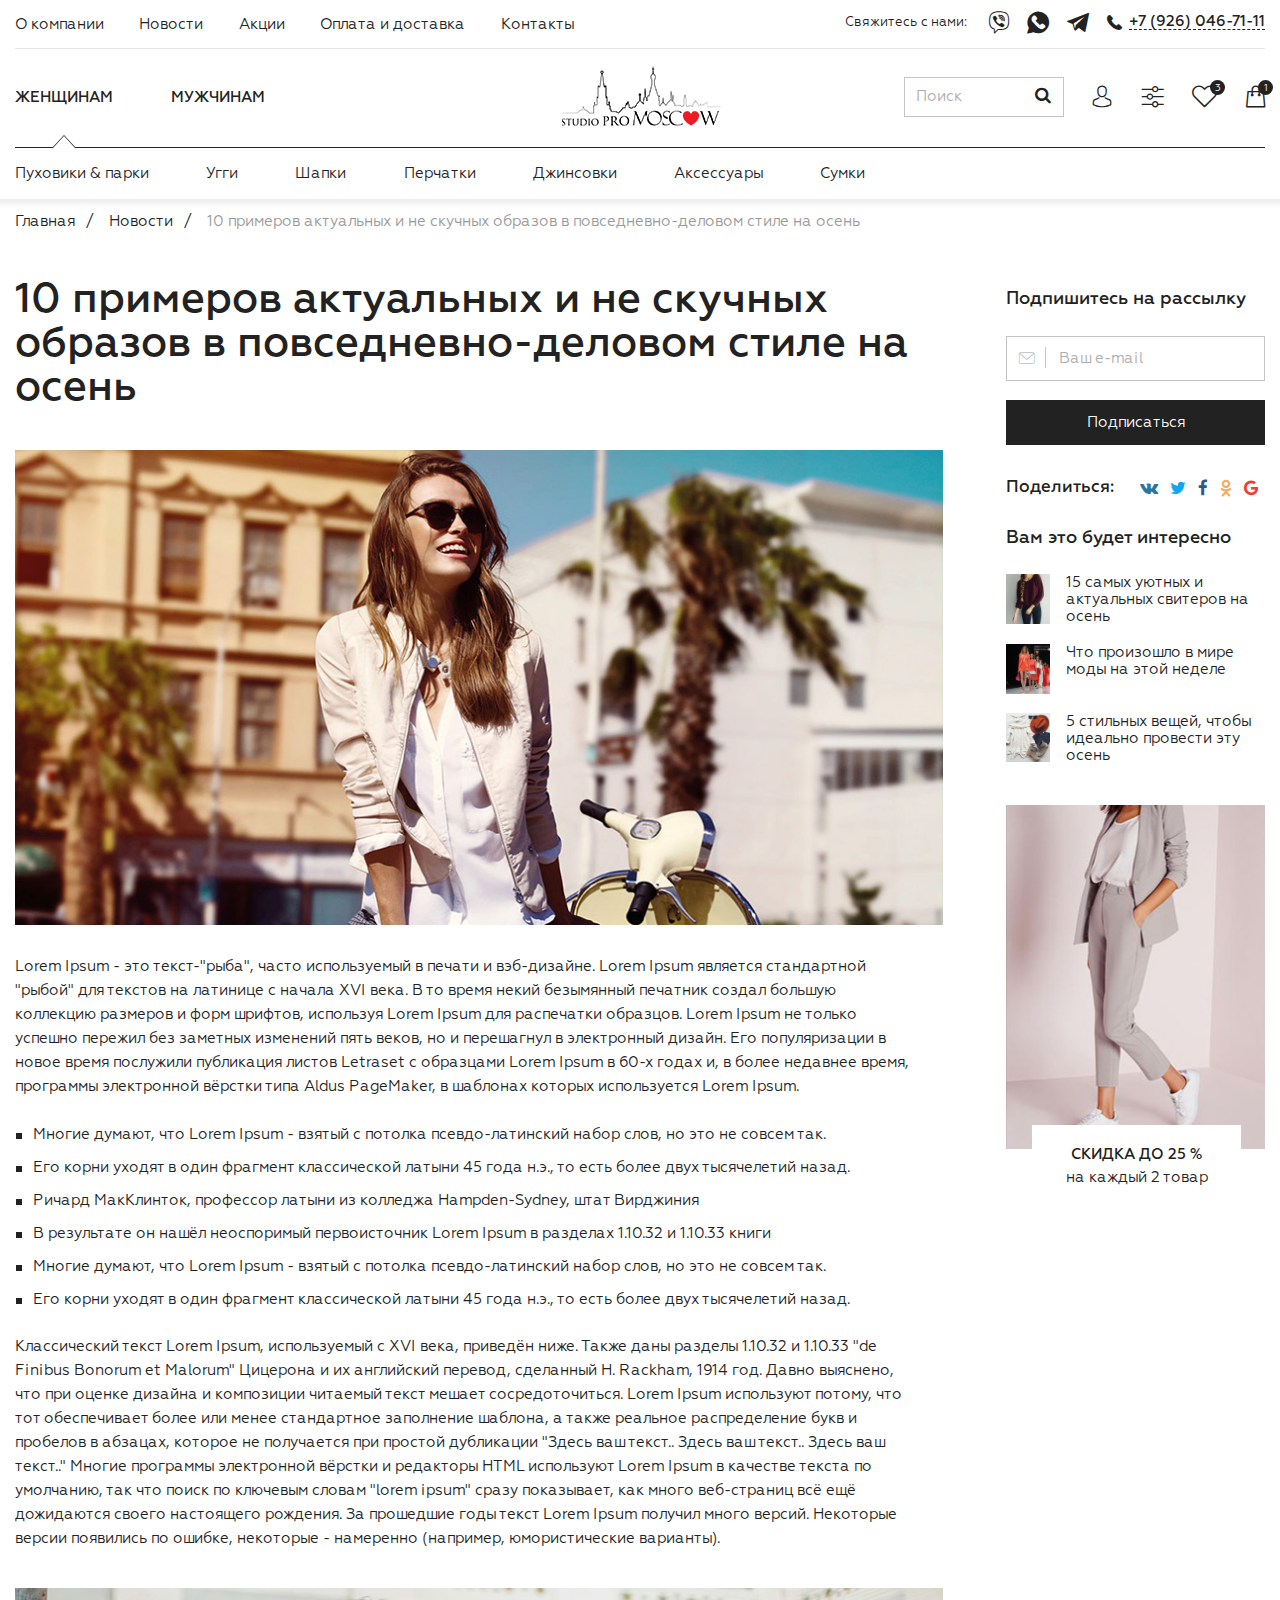
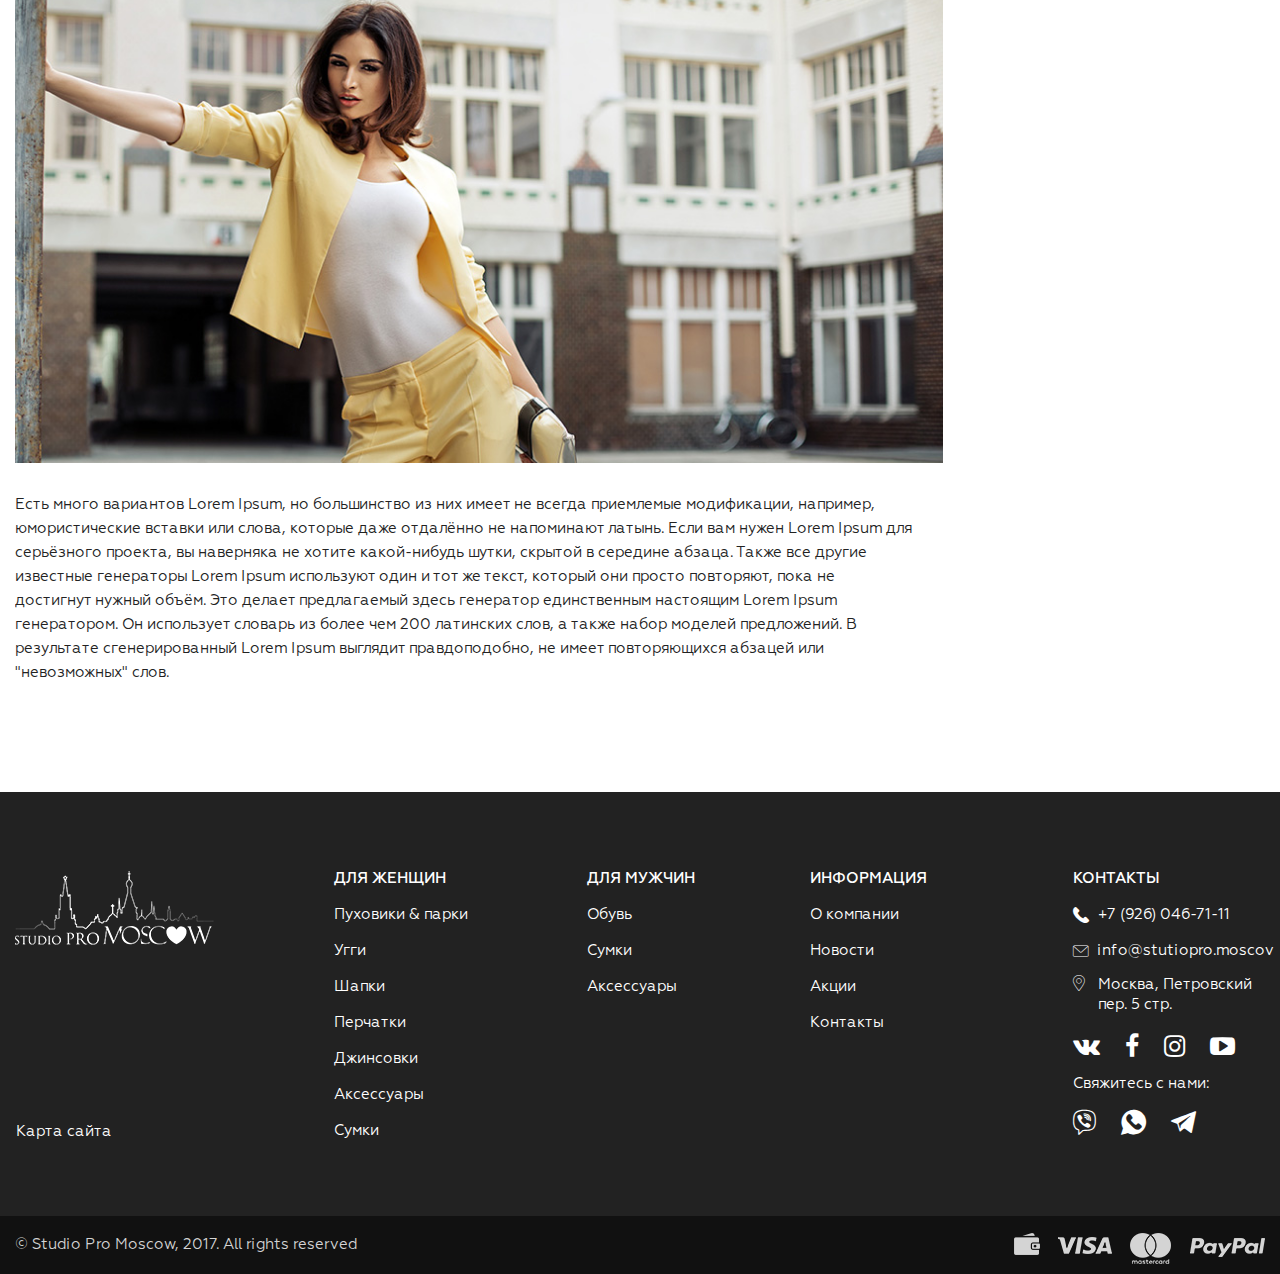
<file: news_detail.html>
<!DOCTYPE html>
<html>
	<head>
		<meta name="format-detection" content="telephone=no"/>
		<meta name="viewport" content="width=device-width">
		<meta http-equiv="Content-Type" content="text/html; charset=utf-8" />
		<title>promoscow</title>
		<link rel="stylesheet" href="css/dropdown.css" type="text/css" />
		<link rel="stylesheet" href="css/slick.css" type="text/css" />
		<link rel="stylesheet" href="css/jquery.fancybox.css" type="text/css" />
		<link rel="stylesheet" href="css/all.css" type="text/css" />
		<!--[if lte IE 8]><script type="text/javascript" src="js/ie.js"></script><!<![endif]-->
		<script type="text/javascript" src="js/jquery-1.10.2.min.js"></script>
		<script type="text/javascript" src="js/jquery.easing-1.3.min.js"></script>
		<script type="text/javascript" src="js/core.js"></script>
		<script type="text/javascript" src="js/dropdown.js"></script>
		<script type="text/javascript" src="js/jquery.fancybox.js"></script>
		<script type="text/javascript" src="js/icheck.min.js"></script>
		<script type="text/javascript" src="js/jquery.matchHeight.js"></script>
		<script type="text/javascript" src="js/jquery-ui.1.10.3.min.js"></script>
		<script type="text/javascript" src="js/jquery.zoom.min.js"></script>
		<script type="text/javascript" src="js/jquery.rating.pack.js"></script>
		<script type="text/javascript" src="js/slick.min.js"></script>
		<script type="text/javascript" src="js/jquery.maskedinput.min.js"></script>
		<script type="text/javascript" src="js/jquery.main.js"></script>
	</head>
	<body>
		<div id="wrapper">
			<header id="header">
				<a href="#" class="open-menu">
					<i class="fa fa-bars" aria-hidden="true"></i>
				</a>
				<span class="bg"></span>
				<div class="center">
					<div class="row-top">
							<a href="#" class="close-menu">
								<i class="icon-close"></i>
							</a>
						<div class="scroll-holder">
							<nav id="nav">
								<ul>
									<li>
										<a href="#">О компании</a>
									</li>
									<li>
										<a href="#">Новости</a>
									</li>
									<li>
										<a href="#">Акции</a>
									</li>
									<li>
										<a href="#">Оплата и доставка</a>
									</li>
									<li>
										<a href="#">Контакты</a>
									</li>
								</ul>
							</nav>
							<div class="send-block">
								<span class="title">Свяжитесь с нами:</span>
								<ul class="send-list">
									<li>
										<a href="#">
											<i class="icon-viber_icon"></i>
										</a>
									</li>
									<li>
										<a href="#">
											<i class="icon-whatsapp"></i>
										</a>
									</li>
									<li>
										<a href="#">
											<i class="icon-telegram"></i>
										</a>
									</li>
									<li>
										<a href="tel:+79260467111" class="call">
											<i class="icon-call"></i>
											<span>+7 (926) 046-71-11</span>
										</a>
									</li>
								</ul>
							</div>
						</div>
					</div>
					<div class="row-middle">
						<div class="user-interface-block">
							<form action="#" class="search">
								<fieldset>
									<div class="form-row">
										<input type="text" placeholder="Поиск">
										<button type="submit"><i class="fa fa-search" aria-hidden="true"></i></button>
									</div>
								</fieldset>
							</form>
							<ul class="user-interface-list">
								<li>
									<a href="#">
										<i class="icon-user"></i>
									</a>
								</li>
								<li>
									<a href="#">
										<i class="icon-range"></i>
									</a>
								</li>
								<li>
									<a href="#">
										<span class="num">3</span>
										<i class="icon-heart"></i>
									</a>
								</li>
								<li>
									<a href="#">
										<span class="num">1</span>
										<i class="icon-shop"></i>
									</a>
									<div class="basket-drop">
										<div class="holder-items">
											<ul class="basket-drop-list">
												<li>
													<div class="visual">
														<img src="images/img2.jpg" alt="image description">
													</div>
													<div class="info">
														<span class="title">Толстовка LOWRY</span>
														<span class="availability">В наличии</span>
														<span class="price"> шт. x 3 499 руб.</span>
													</div>
													<a href="#" class="btn-del">
														<i class="icon-close"></i>
													</a>
												</li>
												<li>
													<div class="visual">
														<img src="images/img1.jpg" alt="image description">
													</div>
													<div class="info">
														<span class="title">Джинсы Mango</span>
														<span class="availability">Нет в наличии</span>
														<span class="price"> шт. x 3 499 руб.</span>
													</div>
													<a href="#" class="btn-del">
														<i class="icon-close"></i>
													</a>
												</li>
											</ul>
										</div>
										<div class="total-box-holder">
											<div class="holder">
												<span class="title">Товаров на сумму:</span>
												<span class="total-price">7 998 руб</span>
											</div>
											<a href="#" class="btn">Перейти в корзину</a>
										</div>
									</div>
								</li>
							</ul>
						</div>
						<ul class="female-change">
							<li class="active">
								<a href="#">Женщинам</a>
							</li>
							<li>
								<a href="#">Мужчинам</a>
							</li>
						</ul>
						<strong class="logo"><a href="#">promoscow</a></strong>
					</div>
					<div class="nav-product-list-holder">
						<div class="tab active">
							<ul class="nav-product-list">
								<li>
									<a href="#">Пуховики & парки</a>
								</li>
								<li>
									<a href="#">Угги</a>
								</li>
								<li>
									<a href="#">Шапки</a>
								</li>
								<li class="has-drop">
									<a href="#">Перчатки</a>
									<div class="drop">
										<div class="visual">
											<img src="images/img37.jpg" alt="image description">
										</div>
										<div class="holder">
											<div class="col">
												<h3>КАТЕГОРИИ</h3>
												<ul>
													<li>
														<ul>
															<li>
																<a href="#">Все аксессуары</a>
															</li>
															<li>
																<a href="#">Брелоки</a>
															</li>
															<li>
																<a href="#">Галстуки</a>
															</li>
															<li>
																<a href="#">Головные уборы</a>
															</li>
															<li>
																<a href="#">Аксессуары для волос</a>
															</li>
															<li>
																<a href="#">Женская бижутерия</a>
															</li>
															<li>
																<a href="#">Зонты</a>
															</li>
															<li>
																<a href="#">Косметички</a>
															</li>
															<li>
																<a href="#">Кошельки и портмоне</a>
															</li>
															<li>
																<a href="#">Очки</a>
															</li>
														</ul>
													</li>
													<li>
														<ul>
															<li>
																<a href="#">Перчатки</a>
															</li>
															<li>
																<a href="#">Ремни</a>
															</li>
															<li>
																<a href="#">Техника</a>
															</li>
															<li>
																<a href="#">Шарфы</a>
															</li>
															<li>
																<a href="#">Ювелирные украшения</a>
															</li>
															<li>
																<a href="#">Мужские аксессуары</a>
															</li>
														</ul>
													</li>
												</ul>
											</div>
											<div class="col">
												<h3>Топ бренды</h3>
												<ul>
													<li>
														<a href="#">Bottega Veneta</a>
													</li>
													<li>
														<a href="#">Burberry</a>
													</li>
													<li>
														<a href="#">DKNY</a>
													</li>
													<li>
														<a href="#">Dolce & Gabbana</a>
													</li>
													<li>
														<a href="#">Marni</a>
													</li>
													<li>
														<a href="#">MICHAEL Michael Kors</a>
													</li>
													<li>
														<a href="#">Oscar de la Renta</a>
													</li>
													<li>
														<a href="#">Saint Laurent</a>
													</li>
													<li>
														<a href="#">Swarovski</a>
													</li>
													<li>
														<a href="#">Valentino</a>
													</li>
												</ul>
											</div>
										</div>
									</div>
								</li>
								<li>
									<a href="#">Джинсовки</a>
								</li>
								<li class="has-drop">
									<a href="#">Аксессуары</a>
									<div class="drop">
										<div class="visual">
											<img src="images/img37.jpg" alt="image description">
										</div>
										<div class="holder">
											<div class="col">
												<h3>КАТЕГОРИИ</h3>
												<ul>
													<li>
														<ul>
															<li>
																<a href="#">Все аксессуары</a>
															</li>
															<li>
																<a href="#">Брелоки</a>
															</li>
															<li>
																<a href="#">Галстуки</a>
															</li>
															<li>
																<a href="#">Головные уборы</a>
															</li>
															<li>
																<a href="#">Аксессуары для волос</a>
															</li>
															<li>
																<a href="#">Женская бижутерия</a>
															</li>
															<li>
																<a href="#">Зонты</a>
															</li>
															<li>
																<a href="#">Косметички</a>
															</li>
															<li>
																<a href="#">Кошельки и портмоне</a>
															</li>
															<li>
																<a href="#">Очки</a>
															</li>
														</ul>
													</li>
													<li>
														<ul>
															<li>
																<a href="#">Перчатки</a>
															</li>
															<li>
																<a href="#">Ремни</a>
															</li>
															<li>
																<a href="#">Техника</a>
															</li>
															<li>
																<a href="#">Шарфы</a>
															</li>
															<li>
																<a href="#">Ювелирные украшения</a>
															</li>
															<li>
																<a href="#">Мужские аксессуары</a>
															</li>
														</ul>
													</li>
												</ul>
											</div>
											<div class="col">
												<h3>Топ бренды</h3>
												<ul>
													<li>
														<a href="#">Bottega Veneta</a>
													</li>
													<li>
														<a href="#">Burberry</a>
													</li>
													<li>
														<a href="#">DKNY</a>
													</li>
													<li>
														<a href="#">Dolce & Gabbana</a>
													</li>
													<li>
														<a href="#">Marni</a>
													</li>
													<li>
														<a href="#">MICHAEL Michael Kors</a>
													</li>
													<li>
														<a href="#">Oscar de la Renta</a>
													</li>
													<li>
														<a href="#">Saint Laurent</a>
													</li>
													<li>
														<a href="#">Swarovski</a>
													</li>
													<li>
														<a href="#">Valentino</a>
													</li>
												</ul>
											</div>
										</div>
									</div>
								</li>
								<li>
									<a href="#">Сумки</a>
								</li>
							</ul>
						</div>
						<div class="tab">
							<ul class="nav-product-list">
								<li>
									<a href="#">Шапки</a>
								</li>
								<li>
									<a href="#">Угги</a>
								</li>
								<li>
									<a href="#">Пуховики & парки</a>
								</li>
									<li class="has-drop">
									<a href="#">Перчатки</a>
									<div class="drop">
										<div class="visual">
											<img src="images/img37.jpg" alt="image description">
										</div>
										<div class="holder">
											<div class="col">
												<h3>КАТЕГОРИИ</h3>
												<ul>
													<li>
														<ul>
															<li>
																<a href="#">Все аксессуары</a>
															</li>
															<li>
																<a href="#">Брелоки</a>
															</li>
															<li>
																<a href="#">Галстуки</a>
															</li>
															<li>
																<a href="#">Головные уборы</a>
															</li>
															<li>
																<a href="#">Аксессуары для волос</a>
															</li>
															<li>
																<a href="#">Женская бижутерия</a>
															</li>
															<li>
																<a href="#">Зонты</a>
															</li>
															<li>
																<a href="#">Косметички</a>
															</li>
															<li>
																<a href="#">Кошельки и портмоне</a>
															</li>
															<li>
																<a href="#">Очки</a>
															</li>
														</ul>
													</li>
													<li>
														<ul>
															<li>
																<a href="#">Перчатки</a>
															</li>
															<li>
																<a href="#">Ремни</a>
															</li>
															<li>
																<a href="#">Техника</a>
															</li>
															<li>
																<a href="#">Шарфы</a>
															</li>
															<li>
																<a href="#">Ювелирные украшения</a>
															</li>
															<li>
																<a href="#">Мужские аксессуары</a>
															</li>
														</ul>
													</li>
												</ul>
											</div>
											<div class="col">
												<h3>Топ бренды</h3>
												<ul>
													<li>
														<a href="#">Bottega Veneta</a>
													</li>
													<li>
														<a href="#">Burberry</a>
													</li>
													<li>
														<a href="#">DKNY</a>
													</li>
													<li>
														<a href="#">Dolce & Gabbana</a>
													</li>
													<li>
														<a href="#">Marni</a>
													</li>
													<li>
														<a href="#">MICHAEL Michael Kors</a>
													</li>
													<li>
														<a href="#">Oscar de la Renta</a>
													</li>
													<li>
														<a href="#">Saint Laurent</a>
													</li>
													<li>
														<a href="#">Swarovski</a>
													</li>
													<li>
														<a href="#">Valentino</a>
													</li>
												</ul>
											</div>
										</div>
									</div>
								</li>
								<li class="has-drop">
									<a href="#">Аксессуары</a>
									<div class="drop">
										<div class="visual">
											<img src="images/img37.jpg" alt="image description">
										</div>
										<div class="holder">
											<div class="col">
												<h3>КАТЕГОРИИ</h3>
												<ul>
													<li>
														<ul>
															<li>
																<a href="#">Все аксессуары</a>
															</li>
															<li>
																<a href="#">Брелоки</a>
															</li>
															<li>
																<a href="#">Галстуки</a>
															</li>
															<li>
																<a href="#">Головные уборы</a>
															</li>
															<li>
																<a href="#">Аксессуары для волос</a>
															</li>
															<li>
																<a href="#">Женская бижутерия</a>
															</li>
															<li>
																<a href="#">Зонты</a>
															</li>
															<li>
																<a href="#">Косметички</a>
															</li>
															<li>
																<a href="#">Кошельки и портмоне</a>
															</li>
															<li>
																<a href="#">Очки</a>
															</li>
														</ul>
													</li>
													<li>
														<ul>
															<li>
																<a href="#">Перчатки</a>
															</li>
															<li>
																<a href="#">Ремни</a>
															</li>
															<li>
																<a href="#">Техника</a>
															</li>
															<li>
																<a href="#">Шарфы</a>
															</li>
															<li>
																<a href="#">Ювелирные украшения</a>
															</li>
															<li>
																<a href="#">Мужские аксессуары</a>
															</li>
														</ul>
													</li>
												</ul>
											</div>
											<div class="col">
												<h3>Топ бренды</h3>
												<ul>
													<li>
														<a href="#">Bottega Veneta</a>
													</li>
													<li>
														<a href="#">Burberry</a>
													</li>
													<li>
														<a href="#">DKNY</a>
													</li>
													<li>
														<a href="#">Dolce & Gabbana</a>
													</li>
													<li>
														<a href="#">Marni</a>
													</li>
													<li>
														<a href="#">MICHAEL Michael Kors</a>
													</li>
													<li>
														<a href="#">Oscar de la Renta</a>
													</li>
													<li>
														<a href="#">Saint Laurent</a>
													</li>
													<li>
														<a href="#">Swarovski</a>
													</li>
													<li>
														<a href="#">Valentino</a>
													</li>
												</ul>
											</div>
										</div>
									</div>
								</li>
								<li>
									<a href="#">Сумки</a>
								</li>
								<li>
									<a href="#">Джинсовки</a>
								</li>
							</ul>
						</div>
					</div>
				</div>
			</header>
			<main id="main">
				<div class="center">
					<ul class="breadcrumps">
						<li>
							<a href="#">Главная</a>
						</li>
						<li>
							<a href="#">Новости</a>
						</li>
						<li>
							10 примеров актуальных и не скучных образов в повседневно-деловом стиле на осень
						</li>
					</ul>
					<div class="news-frame">
						<div class="two-columns">
							<div class="content">
								<h1>10 примеров актуальных и не скучных образов в повседневно-деловом стиле на осень</h1>
								<div class="visual">
									<img src="images/img34.jpg" alt="image description">
								</div>
								<p>Lorem Ipsum - это текст-"рыба", часто используемый в печати и вэб-дизайне. Lorem Ipsum является стандартной "рыбой" для текстов на латинице с начала XVI века. В то время некий безымянный печатник создал большую коллекцию размеров и форм шрифтов, используя Lorem Ipsum для распечатки образцов. Lorem Ipsum не только успешно пережил без заметных изменений пять веков, но и перешагнул в электронный дизайн. Его популяризации в новое время послужили публикация листов Letraset с образцами Lorem Ipsum в 60-х годах и, в более недавнее время, программы электронной вёрстки типа Aldus PageMaker, в шаблонах которых используется Lorem Ipsum.</p>
								<ul>
									<li>Многие думают, что Lorem Ipsum - взятый с потолка псевдо-латинский набор слов, но это не совсем так.</li>
									<li>Его корни уходят в один фрагмент классической латыни 45 года н.э., то есть более двух тысячелетий назад.</li>
									<li>Ричард МакКлинток, профессор латыни из колледжа Hampden-Sydney, штат Вирджиния</li>
									<li>В результате он нашёл неоспоримый первоисточник Lorem Ipsum в разделах 1.10.32 и 1.10.33 книги </li>
									<li>Многие думают, что Lorem Ipsum - взятый с потолка псевдо-латинский набор слов, но это не совсем так.</li>
									<li>Его корни уходят в один фрагмент классической латыни 45 года н.э., то есть более двух тысячелетий назад.</li>
								</ul>
								<p>Классический текст Lorem Ipsum, используемый с XVI века, приведён ниже. Также даны разделы 1.10.32 и 1.10.33 "de Finibus Bonorum et Malorum" Цицерона и их английский перевод, сделанный H. Rackham, 1914 год. Давно выяснено, что при оценке дизайна и композиции читаемый текст мешает сосредоточиться. Lorem Ipsum используют потому, что тот обеспечивает более или менее стандартное заполнение шаблона, а также реальное распределение букв и пробелов в абзацах, которое не получается при простой дубликации "Здесь ваш текст.. Здесь ваш текст.. Здесь ваш текст.." Многие программы электронной вёрстки и редакторы HTML используют Lorem Ipsum в качестве текста по умолчанию, так что поиск по ключевым словам "lorem ipsum" сразу показывает, как много веб-страниц всё ещё дожидаются своего настоящего рождения. За прошедшие годы текст Lorem Ipsum получил много версий. Некоторые версии появились по ошибке, некоторые - намеренно (например, юмористические варианты).</p>
								<div class="visual">
									<img src="images/img35.jpg" alt="image description">
								</div>
								<p>Есть много вариантов Lorem Ipsum, но большинство из них имеет не всегда приемлемые модификации, например, юмористические вставки или слова, которые даже отдалённо не напоминают латынь. Если вам нужен Lorem Ipsum для серьёзного проекта, вы наверняка не хотите какой-нибудь шутки, скрытой в середине абзаца. Также все другие известные генераторы Lorem Ipsum используют один и тот же текст, который они просто повторяют, пока не достигнут нужный объём. Это делает предлагаемый здесь генератор единственным настоящим Lorem Ipsum генератором. Он использует словарь из более чем 200 латинских слов, а также набор моделей предложений. В результате сгенерированный Lorem Ipsum выглядит правдоподобно, не имеет повторяющихся абзацей или "невозможных" слов.</p>
							</div>
							<div class="aside">
								<form action="#" class="form-contact">
									<fieldset>
										<h4>Подпишитесь на рассылку</h4>
										<div class="form-row holder-error">
											<i class="icon-mail"></i>
											<input type="text" class="email" placeholder="Ваш e-mail">
										</div>
										<input type="submit" value="Подписаться">
									</fieldset>
								</form>
								<div class="share-block">
									<div class="title">Поделиться:</div>
									<ul class="share-list">
										<li>
											<a href="#">
												<i class="fa fa-vk" aria-hidden="true"></i>
											</a>
										</li>
										<li>
											<a href="#">
												<i class="fa fa-twitter" aria-hidden="true"></i>
											</a>
										</li>
										<li>
											<a href="#">
												<i class="fa fa-facebook" aria-hidden="true"></i>
											</a>
										</li>
										<li>
											<a href="#">
												<i class="fa fa-odnoklassniki" aria-hidden="true"></i>
											</a>
										</li>
										<li>
											<a href="#">
												<i class="fa fa-google" aria-hidden="true"></i>
											</a>
										</li>
									</ul>
								</div>
								<div class="aside-news-block">
									<span class="title">Вам это будет интересно</span>
									<ul class="aside-news-list">
										<li>
											<a href="#">
												<div class="visual">
													<img src="images/img8.jpg" alt="image description">
												</div>
												<span class="info">15 самых уютных и актуальных свитеров на осень</span>
											</a>
										</li>
										<li>
											<a href="#">
												<div class="visual">
													<img src="images/img9.jpg" alt="image description">
												</div>
												<span class="info">Что произошло в мире моды на этой неделе</span>
											</a>
										</li>
										<li>
											<a href="#">
												<div class="visual">
													<img src="images/img10.jpg" alt="image description">
												</div>
												<span class="info">5 стильных вещей, чтобы идеально провести эту осень</span>
											</a>
										</li>
									</ul>
								</div>
								<div class="aside-discount-info">
									<a href="#">
										<div class="visual">
											<img src="images/img36.jpg" alt="image description">
										</div>
										<div class="info">
											<span class="title">Скидка до 25 %</span>
											<span>на каждый 2 товар</span>
										</div>
									</a>
								</div>
							</div>
						</div>
					</div>
				</div>
			</main>
		</div>
		<footer id="footer">
			<div class="center">
				<div class="footer-row-top">
					<div class="logo-holder">
						<strong class="logo"><a href="#">promoscow</a></strong>
					</div>
					<div class="contact-block">
						<h4>Контакты</h4>
						<ul class="address-list">
							<li>
								<a href="tel:+79260467111"><i class="icon-call"></i>+7 (926) 046-71-11</a>
							</li>
							<li>
								<a href="mailto:info@stutiopro.moscov"><i class="icon-mail"></i>info@stutiopro.moscov</a>
							</li>
							<li>
								<i class="icon-geo"></i>
								<address>Москва, Петровский пер. 5 стр.</address>
							</li>
						</ul>
						<ul class="soc-links">
							<li>
								<a href="#">
									<i class="fa fa-vk" aria-hidden="true"></i>
								</a>
							</li>
							<li>
								<a href="#">
									<i class="fa fa-facebook" aria-hidden="true"></i>
								</a>
							</li>
							<li>
								<a href="#">
									<i class="fa fa-instagram" aria-hidden="true"></i>
								</a>
							</li>
							<li>
								<a href="#">
									<i class="fa fa-youtube-play" aria-hidden="true"></i>
								</a>
							</li>
						</ul>
						<span class="title">Свяжитесь с нами:</span>
						<ul class="send-list">
							<li>
								<a href="#">
									<i class="icon-viber_icon"></i>
								</a>
							</li>
							<li>
								<a href="#">
									<i class="icon-whatsapp"></i>
								</a>
							</li>
							<li>
								<a href="#">
									<i class="icon-telegram"></i>
								</a>
							</li>
						</ul>
					</div>
					<ul class="footer-columns">
						<li>
							<h4>Для женщин</h4>
							<ul>
								<li>
									<a href="#">Пуховики & парки</a>
								</li>
								<li>
									<a href="#">Угги</a>
								</li>
								<li>
									<a href="#">Шапки</a>
								</li>
								<li>
									<a href="#">Перчатки</a>
								</li>
								<li>
									<a href="#">Джинсовки</a>
								</li>
								<li>
									<a href="#">Аксессуары</a>
								</li>
								<li>
									<a href="#">Сумки</a>
								</li>
							</ul>
						</li>
						<li>
							<h4>Для мужчин</h4>
							<ul>
								<li>
									<a href="#">Обувь</a>
								</li>
								<li>
									<a href="#">Сумки</a>
								</li>
								<li>
									<a href="#">Аксессуары</a>
								</li>
							</ul>
						</li>
						<li>
							<h4>Информация</h4>
							<ul>
								<li>
									<a href="#">О компании</a>
								</li>
								<li>
									<a href="#">Новости</a>
								</li>
								<li>
									<a href="#">Акции</a>
								</li>
								<li>
									<a href="#">Контакты</a>
								</li>
							</ul>
						</li>
					</ul>
					<a href="#" class="btn-map-site">Карта сайта</a>
				</div>
			</div>
			<div class="footer-row">
				<div class="center">
					<span class="copy">© Studio Pro Moscow, 2017. All rights reserved</span>
					<ul class="pay-list">
						<li>
							<img src="images/cash.png" alt="image description">
						</li>
						<li>
							<img src="images/visa.png" alt="image description">
						</li>
						<li>
							<img src="images/mastercart.png" alt="image description">
						</li>
						<li>
							<img src="images/paypall.png" alt="image description">
						</li>
					</ul>
				</div>
			</div>
		</footer>
	</body>
</html>
</file>
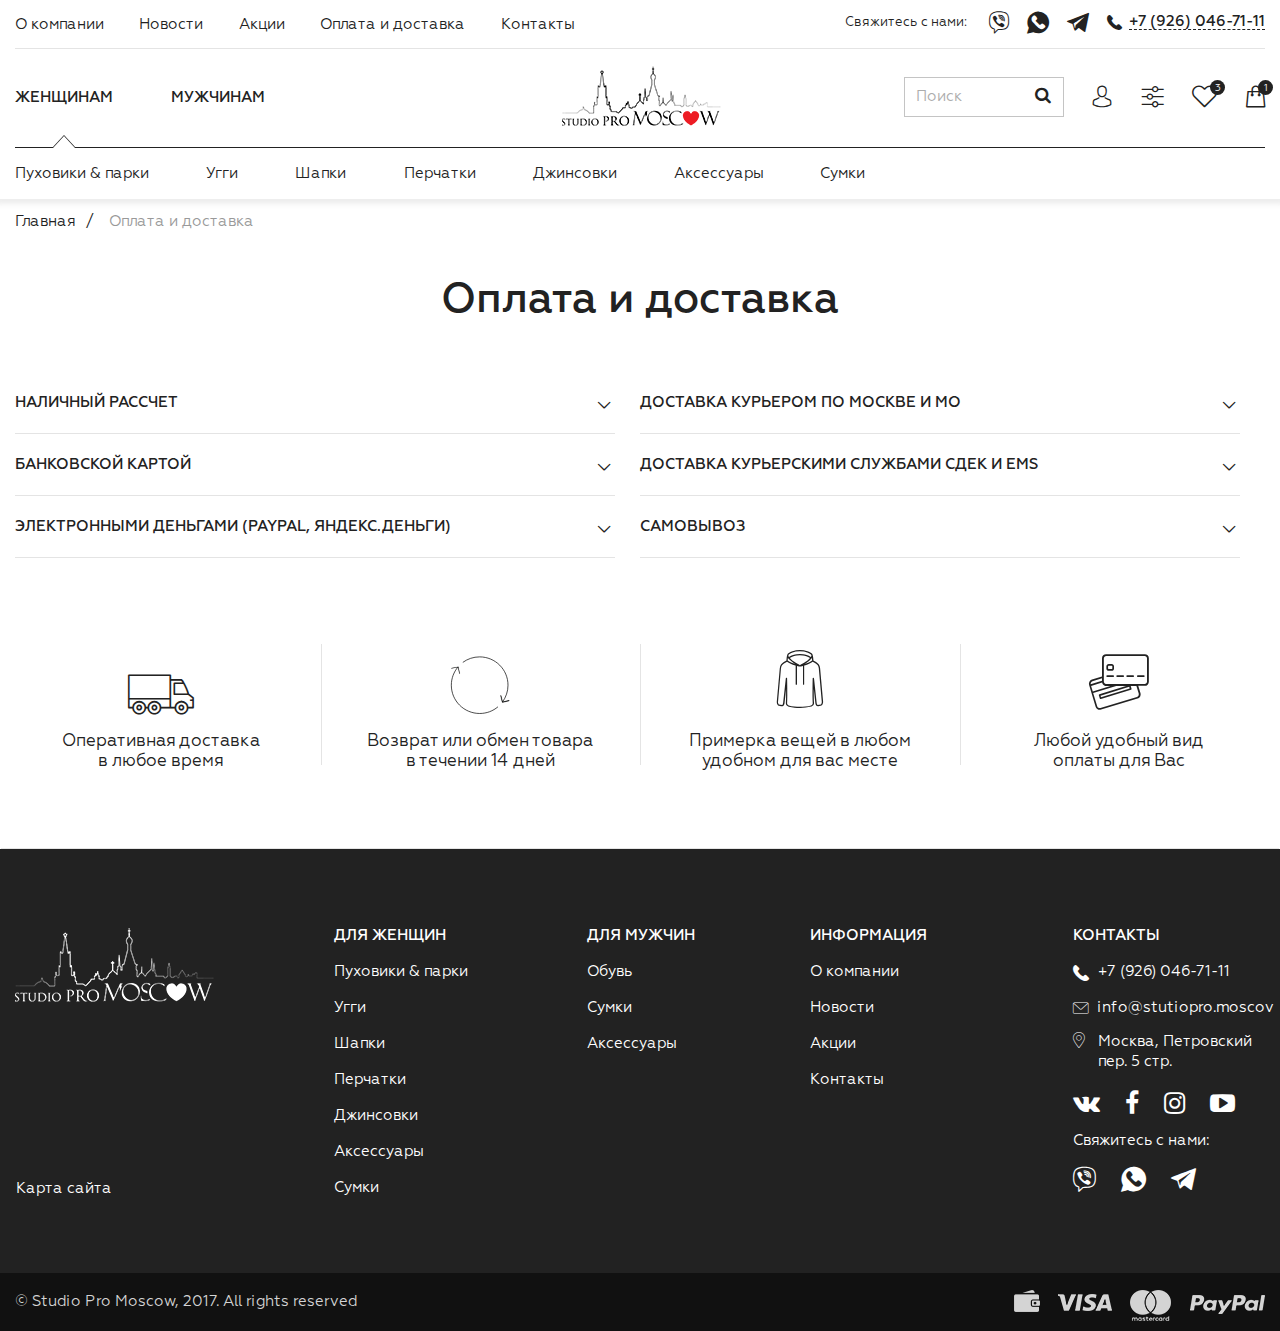
<file: pay_delivery.html>
<!DOCTYPE html>
<html>
	<head>
		<meta name="format-detection" content="telephone=no"/>
		<meta name="viewport" content="width=device-width">
		<meta http-equiv="Content-Type" content="text/html; charset=utf-8" />
		<title>promoscow</title>
		<link rel="stylesheet" href="css/dropdown.css" type="text/css" />
		<link rel="stylesheet" href="css/slick.css" type="text/css" />
		<link rel="stylesheet" href="css/jquery.fancybox.css" type="text/css" />
		<link rel="stylesheet" href="css/all.css" type="text/css" />
		<!--[if lte IE 8]><script type="text/javascript" src="js/ie.js"></script><!<![endif]-->
		<script type="text/javascript" src="js/jquery-1.10.2.min.js"></script>
		<script type="text/javascript" src="js/jquery.easing-1.3.min.js"></script>
		<script type="text/javascript" src="js/core.js"></script>
		<script type="text/javascript" src="js/dropdown.js"></script>
		<script type="text/javascript" src="js/jquery.fancybox.js"></script>
		<script type="text/javascript" src="js/icheck.min.js"></script>
		<script type="text/javascript" src="js/jquery.matchHeight.js"></script>
		<script type="text/javascript" src="js/jquery-ui.1.10.3.min.js"></script>
		<script type="text/javascript" src="js/jquery.zoom.min.js"></script>
		<script type="text/javascript" src="js/jquery.rating.pack.js"></script>
		<script type="text/javascript" src="js/slick.min.js"></script>
		<script type="text/javascript" src="js/jquery.maskedinput.min.js"></script>
		<script type="text/javascript" src="js/jquery.main.js"></script>
	</head>
	<body>
		<div id="wrapper">
						<header id="header">
				<a href="#" class="open-menu">
					<i class="fa fa-bars" aria-hidden="true"></i>
				</a>
				<span class="bg"></span>
				<div class="center">
					<div class="row-top">
							<a href="#" class="close-menu">
								<i class="icon-close"></i>
							</a>
						<div class="scroll-holder">
							<nav id="nav">
								<ul>
									<li>
										<a href="#">О компании</a>
									</li>
									<li>
										<a href="#">Новости</a>
									</li>
									<li>
										<a href="#">Акции</a>
									</li>
									<li>
										<a href="#">Оплата и доставка</a>
									</li>
									<li>
										<a href="#">Контакты</a>
									</li>
								</ul>
							</nav>
							<div class="send-block">
								<span class="title">Свяжитесь с нами:</span>
								<ul class="send-list">
									<li>
										<a href="#">
											<i class="icon-viber_icon"></i>
										</a>
									</li>
									<li>
										<a href="#">
											<i class="icon-whatsapp"></i>
										</a>
									</li>
									<li>
										<a href="#">
											<i class="icon-telegram"></i>
										</a>
									</li>
									<li>
										<a href="tel:+79260467111" class="call">
											<i class="icon-call"></i>
											<span>+7 (926) 046-71-11</span>
										</a>
									</li>
								</ul>
							</div>
						</div>
					</div>
					<div class="row-middle">
						<div class="user-interface-block">
							<form action="#" class="search">
								<fieldset>
									<div class="form-row">
										<input type="text" placeholder="Поиск">
										<button type="submit"><i class="fa fa-search" aria-hidden="true"></i></button>
									</div>
								</fieldset>
							</form>
							<ul class="user-interface-list">
								<li>
									<a href="#">
										<i class="icon-user"></i>
									</a>
								</li>
								<li>
									<a href="#">
										<i class="icon-range"></i>
									</a>
								</li>
								<li>
									<a href="#">
										<span class="num">3</span>
										<i class="icon-heart"></i>
									</a>
								</li>
								<li>
									<a href="#">
										<span class="num">1</span>
										<i class="icon-shop"></i>
									</a>
									<div class="basket-drop">
										<div class="holder-items">
											<ul class="basket-drop-list">
												<li>
													<div class="visual">
														<img src="images/img2.jpg" alt="image description">
													</div>
													<div class="info">
														<span class="title">Толстовка LOWRY</span>
														<span class="availability">В наличии</span>
														<span class="price"> шт. x 3 499 руб.</span>
													</div>
													<a href="#" class="btn-del">
														<i class="icon-close"></i>
													</a>
												</li>
												<li>
													<div class="visual">
														<img src="images/img1.jpg" alt="image description">
													</div>
													<div class="info">
														<span class="title">Джинсы Mango</span>
														<span class="availability">Нет в наличии</span>
														<span class="price"> шт. x 3 499 руб.</span>
													</div>
													<a href="#" class="btn-del">
														<i class="icon-close"></i>
													</a>
												</li>
											</ul>
										</div>
										<div class="total-box-holder">
											<div class="holder">
												<span class="title">Товаров на сумму:</span>
												<span class="total-price">7 998 руб</span>
											</div>
											<a href="#" class="btn">Перейти в корзину</a>
										</div>
									</div>
								</li>
							</ul>
						</div>
						<ul class="female-change">
							<li class="active">
								<a href="#">Женщинам</a>
							</li>
							<li>
								<a href="#">Мужчинам</a>
							</li>
						</ul>
						<strong class="logo"><a href="#">promoscow</a></strong>
					</div>
					<div class="nav-product-list-holder">
						<div class="tab active">
							<ul class="nav-product-list">
								<li>
									<a href="#">Пуховики & парки</a>
								</li>
								<li>
									<a href="#">Угги</a>
								</li>
								<li>
									<a href="#">Шапки</a>
								</li>
								<li class="has-drop">
									<a href="#">Перчатки</a>
									<div class="drop">
										<div class="visual">
											<img src="images/img37.jpg" alt="image description">
										</div>
										<div class="holder">
											<div class="col">
												<h3>КАТЕГОРИИ</h3>
												<ul>
													<li>
														<ul>
															<li>
																<a href="#">Все аксессуары</a>
															</li>
															<li>
																<a href="#">Брелоки</a>
															</li>
															<li>
																<a href="#">Галстуки</a>
															</li>
															<li>
																<a href="#">Головные уборы</a>
															</li>
															<li>
																<a href="#">Аксессуары для волос</a>
															</li>
															<li>
																<a href="#">Женская бижутерия</a>
															</li>
															<li>
																<a href="#">Зонты</a>
															</li>
															<li>
																<a href="#">Косметички</a>
															</li>
															<li>
																<a href="#">Кошельки и портмоне</a>
															</li>
															<li>
																<a href="#">Очки</a>
															</li>
														</ul>
													</li>
													<li>
														<ul>
															<li>
																<a href="#">Перчатки</a>
															</li>
															<li>
																<a href="#">Ремни</a>
															</li>
															<li>
																<a href="#">Техника</a>
															</li>
															<li>
																<a href="#">Шарфы</a>
															</li>
															<li>
																<a href="#">Ювелирные украшения</a>
															</li>
															<li>
																<a href="#">Мужские аксессуары</a>
															</li>
														</ul>
													</li>
												</ul>
											</div>
											<div class="col">
												<h3>Топ бренды</h3>
												<ul>
													<li>
														<a href="#">Bottega Veneta</a>
													</li>
													<li>
														<a href="#">Burberry</a>
													</li>
													<li>
														<a href="#">DKNY</a>
													</li>
													<li>
														<a href="#">Dolce & Gabbana</a>
													</li>
													<li>
														<a href="#">Marni</a>
													</li>
													<li>
														<a href="#">MICHAEL Michael Kors</a>
													</li>
													<li>
														<a href="#">Oscar de la Renta</a>
													</li>
													<li>
														<a href="#">Saint Laurent</a>
													</li>
													<li>
														<a href="#">Swarovski</a>
													</li>
													<li>
														<a href="#">Valentino</a>
													</li>
												</ul>
											</div>
										</div>
									</div>
								</li>
								<li>
									<a href="#">Джинсовки</a>
								</li>
								<li class="has-drop">
									<a href="#">Аксессуары</a>
									<div class="drop">
										<div class="visual">
											<img src="images/img37.jpg" alt="image description">
										</div>
										<div class="holder">
											<div class="col">
												<h3>КАТЕГОРИИ</h3>
												<ul>
													<li>
														<ul>
															<li>
																<a href="#">Все аксессуары</a>
															</li>
															<li>
																<a href="#">Брелоки</a>
															</li>
															<li>
																<a href="#">Галстуки</a>
															</li>
															<li>
																<a href="#">Головные уборы</a>
															</li>
															<li>
																<a href="#">Аксессуары для волос</a>
															</li>
															<li>
																<a href="#">Женская бижутерия</a>
															</li>
															<li>
																<a href="#">Зонты</a>
															</li>
															<li>
																<a href="#">Косметички</a>
															</li>
															<li>
																<a href="#">Кошельки и портмоне</a>
															</li>
															<li>
																<a href="#">Очки</a>
															</li>
														</ul>
													</li>
													<li>
														<ul>
															<li>
																<a href="#">Перчатки</a>
															</li>
															<li>
																<a href="#">Ремни</a>
															</li>
															<li>
																<a href="#">Техника</a>
															</li>
															<li>
																<a href="#">Шарфы</a>
															</li>
															<li>
																<a href="#">Ювелирные украшения</a>
															</li>
															<li>
																<a href="#">Мужские аксессуары</a>
															</li>
														</ul>
													</li>
												</ul>
											</div>
											<div class="col">
												<h3>Топ бренды</h3>
												<ul>
													<li>
														<a href="#">Bottega Veneta</a>
													</li>
													<li>
														<a href="#">Burberry</a>
													</li>
													<li>
														<a href="#">DKNY</a>
													</li>
													<li>
														<a href="#">Dolce & Gabbana</a>
													</li>
													<li>
														<a href="#">Marni</a>
													</li>
													<li>
														<a href="#">MICHAEL Michael Kors</a>
													</li>
													<li>
														<a href="#">Oscar de la Renta</a>
													</li>
													<li>
														<a href="#">Saint Laurent</a>
													</li>
													<li>
														<a href="#">Swarovski</a>
													</li>
													<li>
														<a href="#">Valentino</a>
													</li>
												</ul>
											</div>
										</div>
									</div>
								</li>
								<li>
									<a href="#">Сумки</a>
								</li>
							</ul>
						</div>
						<div class="tab">
							<ul class="nav-product-list">
								<li>
									<a href="#">Шапки</a>
								</li>
								<li>
									<a href="#">Угги</a>
								</li>
								<li>
									<a href="#">Пуховики & парки</a>
								</li>
									<li class="has-drop">
									<a href="#">Перчатки</a>
									<div class="drop">
										<div class="visual">
											<img src="images/img37.jpg" alt="image description">
										</div>
										<div class="holder">
											<div class="col">
												<h3>КАТЕГОРИИ</h3>
												<ul>
													<li>
														<ul>
															<li>
																<a href="#">Все аксессуары</a>
															</li>
															<li>
																<a href="#">Брелоки</a>
															</li>
															<li>
																<a href="#">Галстуки</a>
															</li>
															<li>
																<a href="#">Головные уборы</a>
															</li>
															<li>
																<a href="#">Аксессуары для волос</a>
															</li>
															<li>
																<a href="#">Женская бижутерия</a>
															</li>
															<li>
																<a href="#">Зонты</a>
															</li>
															<li>
																<a href="#">Косметички</a>
															</li>
															<li>
																<a href="#">Кошельки и портмоне</a>
															</li>
															<li>
																<a href="#">Очки</a>
															</li>
														</ul>
													</li>
													<li>
														<ul>
															<li>
																<a href="#">Перчатки</a>
															</li>
															<li>
																<a href="#">Ремни</a>
															</li>
															<li>
																<a href="#">Техника</a>
															</li>
															<li>
																<a href="#">Шарфы</a>
															</li>
															<li>
																<a href="#">Ювелирные украшения</a>
															</li>
															<li>
																<a href="#">Мужские аксессуары</a>
															</li>
														</ul>
													</li>
												</ul>
											</div>
											<div class="col">
												<h3>Топ бренды</h3>
												<ul>
													<li>
														<a href="#">Bottega Veneta</a>
													</li>
													<li>
														<a href="#">Burberry</a>
													</li>
													<li>
														<a href="#">DKNY</a>
													</li>
													<li>
														<a href="#">Dolce & Gabbana</a>
													</li>
													<li>
														<a href="#">Marni</a>
													</li>
													<li>
														<a href="#">MICHAEL Michael Kors</a>
													</li>
													<li>
														<a href="#">Oscar de la Renta</a>
													</li>
													<li>
														<a href="#">Saint Laurent</a>
													</li>
													<li>
														<a href="#">Swarovski</a>
													</li>
													<li>
														<a href="#">Valentino</a>
													</li>
												</ul>
											</div>
										</div>
									</div>
								</li>
								<li class="has-drop">
									<a href="#">Аксессуары</a>
									<div class="drop">
										<div class="visual">
											<img src="images/img37.jpg" alt="image description">
										</div>
										<div class="holder">
											<div class="col">
												<h3>КАТЕГОРИИ</h3>
												<ul>
													<li>
														<ul>
															<li>
																<a href="#">Все аксессуары</a>
															</li>
															<li>
																<a href="#">Брелоки</a>
															</li>
															<li>
																<a href="#">Галстуки</a>
															</li>
															<li>
																<a href="#">Головные уборы</a>
															</li>
															<li>
																<a href="#">Аксессуары для волос</a>
															</li>
															<li>
																<a href="#">Женская бижутерия</a>
															</li>
															<li>
																<a href="#">Зонты</a>
															</li>
															<li>
																<a href="#">Косметички</a>
															</li>
															<li>
																<a href="#">Кошельки и портмоне</a>
															</li>
															<li>
																<a href="#">Очки</a>
															</li>
														</ul>
													</li>
													<li>
														<ul>
															<li>
																<a href="#">Перчатки</a>
															</li>
															<li>
																<a href="#">Ремни</a>
															</li>
															<li>
																<a href="#">Техника</a>
															</li>
															<li>
																<a href="#">Шарфы</a>
															</li>
															<li>
																<a href="#">Ювелирные украшения</a>
															</li>
															<li>
																<a href="#">Мужские аксессуары</a>
															</li>
														</ul>
													</li>
												</ul>
											</div>
											<div class="col">
												<h3>Топ бренды</h3>
												<ul>
													<li>
														<a href="#">Bottega Veneta</a>
													</li>
													<li>
														<a href="#">Burberry</a>
													</li>
													<li>
														<a href="#">DKNY</a>
													</li>
													<li>
														<a href="#">Dolce & Gabbana</a>
													</li>
													<li>
														<a href="#">Marni</a>
													</li>
													<li>
														<a href="#">MICHAEL Michael Kors</a>
													</li>
													<li>
														<a href="#">Oscar de la Renta</a>
													</li>
													<li>
														<a href="#">Saint Laurent</a>
													</li>
													<li>
														<a href="#">Swarovski</a>
													</li>
													<li>
														<a href="#">Valentino</a>
													</li>
												</ul>
											</div>
										</div>
									</div>
								</li>
								<li>
									<a href="#">Сумки</a>
								</li>
								<li>
									<a href="#">Джинсовки</a>
								</li>
							</ul>
						</div>
					</div>
				</div>
			</header>
			<main id="main">
				<div class="center">
					<ul class="breadcrumps">
						<li>
							<a href="#">Главная</a>
						</li>
						<li>
							Оплата и доставка
						</li>
					</ul>
					<div class="pay-delivery-frame">
						<header class="head">
							<h1>Оплата и доставка</h1>
						</header>
						<ul class="pay-delivery-list">
							<li>
								<ul>
									<li>
										<span class="title">Наличный рассчет <i class="icon-arr"></i></span>
										<div class="info">Оплата производится непосредственно на руки курьеру в момент доставки товара. В свою очередь вы получаете чек от курьера.</div>
									</li>
									<li>
										<span class="title">Банковской картой  <i class="icon-arr"></i></span>
										<div class="info">Оплата производится непосредственно на руки курьеру в момент доставки товара. В свою очередь вы получаете чек от курьера.</div>
									</li>
									<li>
										<span class="title">Электронными деньгами (Paypal, Яндекс.деньги) <i class="icon-arr"></i></span>
										<div class="info">Оплата производится непосредственно на руки курьеру в момент доставки товара. В свою очередь вы получаете чек от курьера.</div>
									</li>
								</ul>
							</li>
							<li>
								<ul>
									<li>
										<span class="title">Доставка курьером по Москве и МО<i class="icon-arr"></i></span>
										<div class="info">Доставка курьером осуществляется в течение 1-2 дней с момента подтверждения заказа на сайте. </div>
									</li>
									<li>
										<span class="title">Доставка курьерскими службами СДЕК и EMS<i class="icon-arr"></i></span>
										<div class="info">Оплата производится непосредственно на руки курьеру в момент доставки товара. В свою очередь вы получаете чек от курьера.</div>
									</li>
									<li>
										<span class="title">Самовывоз<i class="icon-arr"></i></span>
										<div class="info">Оплата производится непосредственно на руки курьеру в момент доставки товара. В свою очередь вы получаете чек от курьера.</div>
									</li>
								</ul>
							</li>
						</ul>
						<ul class="adventages-list">
							<li>
								<div class="visual">
									<i class="ico icon-car2"></i>
								</div>
								<span>Оперативная доставка <br> в любое время</span>
							</li>
							<li>
								<div class="visual">
									<i class="ico icon-change"></i>
								</div>
								<span>Возврат или обмен товара в течении 14 дней</span>
							</li>
							<li>
								<div class="visual">
									<i class="ico icon-skirt"></i>
								</div>
								<span>Примерка вещей в любом удобном для вас месте</span>
							</li>
							<li>
								<div class="visual">
									<i class="ico icon-cart"></i>
								</div>
								<span>Любой удобный вид оплаты для Вас</span>
							</li>
						</ul>
					</div>
				</div>
			</main>
		</div>
		<footer id="footer">
			<div class="center">
				<div class="footer-row-top">
					<div class="logo-holder">
						<strong class="logo"><a href="#">promoscow</a></strong>
					</div>
					<div class="contact-block">
						<h4>Контакты</h4>
						<ul class="address-list">
							<li>
								<a href="tel:+79260467111"><i class="icon-call"></i>+7 (926) 046-71-11</a>
							</li>
							<li>
								<a href="mailto:info@stutiopro.moscov"><i class="icon-mail"></i>info@stutiopro.moscov</a>
							</li>
							<li>
								<i class="icon-geo"></i>
								<address>Москва, Петровский пер. 5 стр.</address>
							</li>
						</ul>
						<ul class="soc-links">
							<li>
								<a href="#">
									<i class="fa fa-vk" aria-hidden="true"></i>
								</a>
							</li>
							<li>
								<a href="#">
									<i class="fa fa-facebook" aria-hidden="true"></i>
								</a>
							</li>
							<li>
								<a href="#">
									<i class="fa fa-instagram" aria-hidden="true"></i>
								</a>
							</li>
							<li>
								<a href="#">
									<i class="fa fa-youtube-play" aria-hidden="true"></i>
								</a>
							</li>
						</ul>
						<span class="title">Свяжитесь с нами:</span>
						<ul class="send-list">
							<li>
								<a href="#">
									<i class="icon-viber_icon"></i>
								</a>
							</li>
							<li>
								<a href="#">
									<i class="icon-whatsapp"></i>
								</a>
							</li>
							<li>
								<a href="#">
									<i class="icon-telegram"></i>
								</a>
							</li>
						</ul>
					</div>
					<ul class="footer-columns">
						<li>
							<h4>Для женщин</h4>
							<ul>
								<li>
									<a href="#">Пуховики & парки</a>
								</li>
								<li>
									<a href="#">Угги</a>
								</li>
								<li>
									<a href="#">Шапки</a>
								</li>
								<li>
									<a href="#">Перчатки</a>
								</li>
								<li>
									<a href="#">Джинсовки</a>
								</li>
								<li>
									<a href="#">Аксессуары</a>
								</li>
								<li>
									<a href="#">Сумки</a>
								</li>
							</ul>
						</li>
						<li>
							<h4>Для мужчин</h4>
							<ul>
								<li>
									<a href="#">Обувь</a>
								</li>
								<li>
									<a href="#">Сумки</a>
								</li>
								<li>
									<a href="#">Аксессуары</a>
								</li>
							</ul>
						</li>
						<li>
							<h4>Информация</h4>
							<ul>
								<li>
									<a href="#">О компании</a>
								</li>
								<li>
									<a href="#">Новости</a>
								</li>
								<li>
									<a href="#">Акции</a>
								</li>
								<li>
									<a href="#">Контакты</a>
								</li>
							</ul>
						</li>
					</ul>
					<a href="#" class="btn-map-site">Карта сайта</a>
				</div>
			</div>
			<div class="footer-row">
				<div class="center">
					<span class="copy">© Studio Pro Moscow, 2017. All rights reserved</span>
					<ul class="pay-list">
						<li>
							<img src="images/cash.png" alt="image description">
						</li>
						<li>
							<img src="images/visa.png" alt="image description">
						</li>
						<li>
							<img src="images/mastercart.png" alt="image description">
						</li>
						<li>
							<img src="images/paypall.png" alt="image description">
						</li>
					</ul>
				</div>
			</div>
		</footer>
	</body>
</html>
</file>
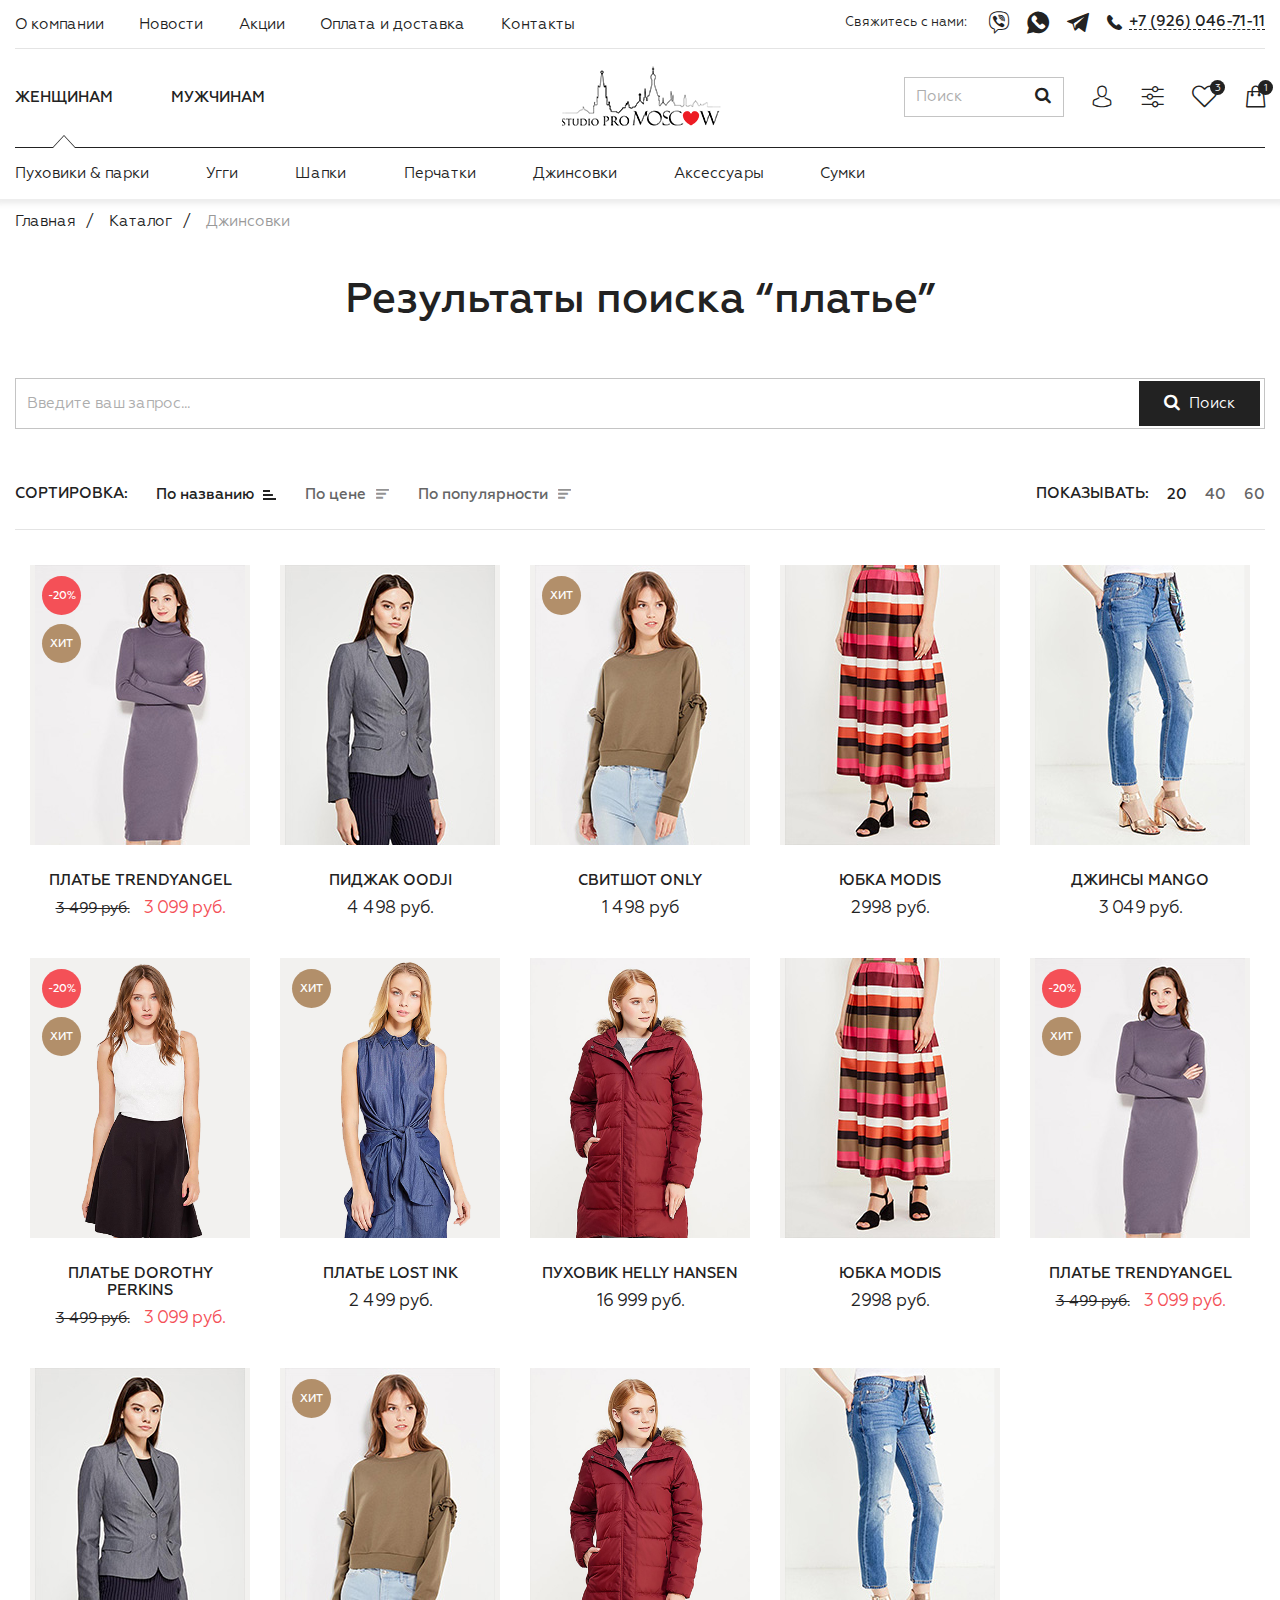
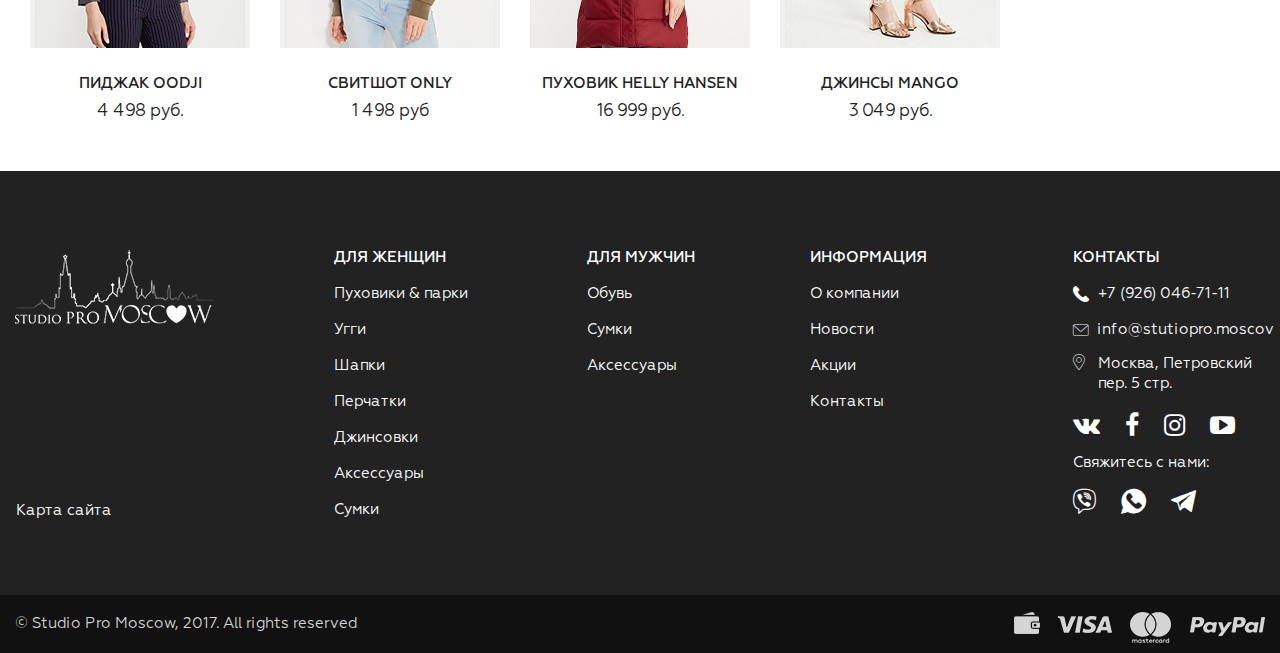
<file: search_result.html>
<!DOCTYPE html>
<html>
	<head>
		<meta name="format-detection" content="telephone=no"/>
		<meta name="viewport" content="width=device-width">
		<meta http-equiv="Content-Type" content="text/html; charset=utf-8" />
		<title>promoscow</title>
		<link rel="stylesheet" href="css/dropdown.css" type="text/css" />
		<link rel="stylesheet" href="css/slick.css" type="text/css" />
		<link rel="stylesheet" href="css/jquery.fancybox.css" type="text/css" />
		<link rel="stylesheet" href="css/all.css" type="text/css" />
		<!--[if lte IE 8]><script type="text/javascript" src="js/ie.js"></script><!<![endif]-->
		<script type="text/javascript" src="js/jquery-1.10.2.min.js"></script>
		<script type="text/javascript" src="js/jquery.easing-1.3.min.js"></script>
		<script type="text/javascript" src="js/core.js"></script>
		<script type="text/javascript" src="js/dropdown.js"></script>
		<script type="text/javascript" src="js/jquery.fancybox.js"></script>
		<script type="text/javascript" src="js/icheck.min.js"></script>
		<script type="text/javascript" src="js/jquery.matchHeight.js"></script>
		<script type="text/javascript" src="js/jquery-ui.1.10.3.min.js"></script>
		<script type="text/javascript" src="js/jquery.zoom.min.js"></script>
		<script type="text/javascript" src="js/jquery.rating.pack.js"></script>
		<script type="text/javascript" src="js/slick.min.js"></script>
		<script type="text/javascript" src="js/jquery.maskedinput.min.js"></script>
		<script type="text/javascript" src="js/jquery.main.js"></script>
	</head>
	<body>
		<div id="wrapper">
			<header id="header">
				<a href="#" class="open-menu">
					<i class="fa fa-bars" aria-hidden="true"></i>
				</a>
				<span class="bg"></span>
				<div class="center">
					<div class="row-top">
							<a href="#" class="close-menu">
								<i class="icon-close"></i>
							</a>
						<div class="scroll-holder">
							<nav id="nav">
								<ul>
									<li>
										<a href="#">О компании</a>
									</li>
									<li>
										<a href="#">Новости</a>
									</li>
									<li>
										<a href="#">Акции</a>
									</li>
									<li>
										<a href="#">Оплата и доставка</a>
									</li>
									<li>
										<a href="#">Контакты</a>
									</li>
								</ul>
							</nav>
							<div class="send-block">
								<span class="title">Свяжитесь с нами:</span>
								<ul class="send-list">
									<li>
										<a href="#">
											<i class="icon-viber_icon"></i>
										</a>
									</li>
									<li>
										<a href="#">
											<i class="icon-whatsapp"></i>
										</a>
									</li>
									<li>
										<a href="#">
											<i class="icon-telegram"></i>
										</a>
									</li>
									<li>
										<a href="tel:+79260467111" class="call">
											<i class="icon-call"></i>
											<span>+7 (926) 046-71-11</span>
										</a>
									</li>
								</ul>
							</div>
						</div>
					</div>
					<div class="row-middle">
						<div class="user-interface-block">
							<form action="#" class="search">
								<fieldset>
									<div class="form-row">
										<input type="text" placeholder="Поиск">
										<button type="submit"><i class="fa fa-search" aria-hidden="true"></i></button>
									</div>
								</fieldset>
							</form>
							<ul class="user-interface-list">
								<li>
									<a href="#">
										<i class="icon-user"></i>
									</a>
								</li>
								<li>
									<a href="#">
										<i class="icon-range"></i>
									</a>
								</li>
								<li>
									<a href="#">
										<span class="num">3</span>
										<i class="icon-heart"></i>
									</a>
								</li>
								<li>
									<a href="#">
										<span class="num">1</span>
										<i class="icon-shop"></i>
									</a>
									<div class="basket-drop">
										<div class="holder-items">
											<ul class="basket-drop-list">
												<li>
													<div class="visual">
														<img src="images/img2.jpg" alt="image description">
													</div>
													<div class="info">
														<span class="title">Толстовка LOWRY</span>
														<span class="availability">В наличии</span>
														<span class="price"> шт. x 3 499 руб.</span>
													</div>
													<a href="#" class="btn-del">
														<i class="icon-close"></i>
													</a>
												</li>
												<li>
													<div class="visual">
														<img src="images/img1.jpg" alt="image description">
													</div>
													<div class="info">
														<span class="title">Джинсы Mango</span>
														<span class="availability">Нет в наличии</span>
														<span class="price"> шт. x 3 499 руб.</span>
													</div>
													<a href="#" class="btn-del">
														<i class="icon-close"></i>
													</a>
												</li>
											</ul>
										</div>
										<div class="total-box-holder">
											<div class="holder">
												<span class="title">Товаров на сумму:</span>
												<span class="total-price">7 998 руб</span>
											</div>
											<a href="#" class="btn">Перейти в корзину</a>
										</div>
									</div>
								</li>
							</ul>
						</div>
						<ul class="female-change">
							<li class="active">
								<a href="#">Женщинам</a>
							</li>
							<li>
								<a href="#">Мужчинам</a>
							</li>
						</ul>
						<strong class="logo"><a href="#">promoscow</a></strong>
					</div>
					<div class="nav-product-list-holder">
						<div class="tab active">
							<ul class="nav-product-list">
								<li>
									<a href="#">Пуховики & парки</a>
								</li>
								<li>
									<a href="#">Угги</a>
								</li>
								<li>
									<a href="#">Шапки</a>
								</li>
								<li class="has-drop">
									<a href="#">Перчатки</a>
									<div class="drop">
										<div class="visual">
											<img src="images/img37.jpg" alt="image description">
										</div>
										<div class="holder">
											<div class="col">
												<h3>КАТЕГОРИИ</h3>
												<ul>
													<li>
														<ul>
															<li>
																<a href="#">Все аксессуары</a>
															</li>
															<li>
																<a href="#">Брелоки</a>
															</li>
															<li>
																<a href="#">Галстуки</a>
															</li>
															<li>
																<a href="#">Головные уборы</a>
															</li>
															<li>
																<a href="#">Аксессуары для волос</a>
															</li>
															<li>
																<a href="#">Женская бижутерия</a>
															</li>
															<li>
																<a href="#">Зонты</a>
															</li>
															<li>
																<a href="#">Косметички</a>
															</li>
															<li>
																<a href="#">Кошельки и портмоне</a>
															</li>
															<li>
																<a href="#">Очки</a>
															</li>
														</ul>
													</li>
													<li>
														<ul>
															<li>
																<a href="#">Перчатки</a>
															</li>
															<li>
																<a href="#">Ремни</a>
															</li>
															<li>
																<a href="#">Техника</a>
															</li>
															<li>
																<a href="#">Шарфы</a>
															</li>
															<li>
																<a href="#">Ювелирные украшения</a>
															</li>
															<li>
																<a href="#">Мужские аксессуары</a>
															</li>
														</ul>
													</li>
												</ul>
											</div>
											<div class="col">
												<h3>Топ бренды</h3>
												<ul>
													<li>
														<a href="#">Bottega Veneta</a>
													</li>
													<li>
														<a href="#">Burberry</a>
													</li>
													<li>
														<a href="#">DKNY</a>
													</li>
													<li>
														<a href="#">Dolce & Gabbana</a>
													</li>
													<li>
														<a href="#">Marni</a>
													</li>
													<li>
														<a href="#">MICHAEL Michael Kors</a>
													</li>
													<li>
														<a href="#">Oscar de la Renta</a>
													</li>
													<li>
														<a href="#">Saint Laurent</a>
													</li>
													<li>
														<a href="#">Swarovski</a>
													</li>
													<li>
														<a href="#">Valentino</a>
													</li>
												</ul>
											</div>
										</div>
									</div>
								</li>
								<li>
									<a href="#">Джинсовки</a>
								</li>
								<li class="has-drop">
									<a href="#">Аксессуары</a>
									<div class="drop">
										<div class="visual">
											<img src="images/img37.jpg" alt="image description">
										</div>
										<div class="holder">
											<div class="col">
												<h3>КАТЕГОРИИ</h3>
												<ul>
													<li>
														<ul>
															<li>
																<a href="#">Все аксессуары</a>
															</li>
															<li>
																<a href="#">Брелоки</a>
															</li>
															<li>
																<a href="#">Галстуки</a>
															</li>
															<li>
																<a href="#">Головные уборы</a>
															</li>
															<li>
																<a href="#">Аксессуары для волос</a>
															</li>
															<li>
																<a href="#">Женская бижутерия</a>
															</li>
															<li>
																<a href="#">Зонты</a>
															</li>
															<li>
																<a href="#">Косметички</a>
															</li>
															<li>
																<a href="#">Кошельки и портмоне</a>
															</li>
															<li>
																<a href="#">Очки</a>
															</li>
														</ul>
													</li>
													<li>
														<ul>
															<li>
																<a href="#">Перчатки</a>
															</li>
															<li>
																<a href="#">Ремни</a>
															</li>
															<li>
																<a href="#">Техника</a>
															</li>
															<li>
																<a href="#">Шарфы</a>
															</li>
															<li>
																<a href="#">Ювелирные украшения</a>
															</li>
															<li>
																<a href="#">Мужские аксессуары</a>
															</li>
														</ul>
													</li>
												</ul>
											</div>
											<div class="col">
												<h3>Топ бренды</h3>
												<ul>
													<li>
														<a href="#">Bottega Veneta</a>
													</li>
													<li>
														<a href="#">Burberry</a>
													</li>
													<li>
														<a href="#">DKNY</a>
													</li>
													<li>
														<a href="#">Dolce & Gabbana</a>
													</li>
													<li>
														<a href="#">Marni</a>
													</li>
													<li>
														<a href="#">MICHAEL Michael Kors</a>
													</li>
													<li>
														<a href="#">Oscar de la Renta</a>
													</li>
													<li>
														<a href="#">Saint Laurent</a>
													</li>
													<li>
														<a href="#">Swarovski</a>
													</li>
													<li>
														<a href="#">Valentino</a>
													</li>
												</ul>
											</div>
										</div>
									</div>
								</li>
								<li>
									<a href="#">Сумки</a>
								</li>
							</ul>
						</div>
						<div class="tab">
							<ul class="nav-product-list">
								<li>
									<a href="#">Шапки</a>
								</li>
								<li>
									<a href="#">Угги</a>
								</li>
								<li>
									<a href="#">Пуховики & парки</a>
								</li>
									<li class="has-drop">
									<a href="#">Перчатки</a>
									<div class="drop">
										<div class="visual">
											<img src="images/img37.jpg" alt="image description">
										</div>
										<div class="holder">
											<div class="col">
												<h3>КАТЕГОРИИ</h3>
												<ul>
													<li>
														<ul>
															<li>
																<a href="#">Все аксессуары</a>
															</li>
															<li>
																<a href="#">Брелоки</a>
															</li>
															<li>
																<a href="#">Галстуки</a>
															</li>
															<li>
																<a href="#">Головные уборы</a>
															</li>
															<li>
																<a href="#">Аксессуары для волос</a>
															</li>
															<li>
																<a href="#">Женская бижутерия</a>
															</li>
															<li>
																<a href="#">Зонты</a>
															</li>
															<li>
																<a href="#">Косметички</a>
															</li>
															<li>
																<a href="#">Кошельки и портмоне</a>
															</li>
															<li>
																<a href="#">Очки</a>
															</li>
														</ul>
													</li>
													<li>
														<ul>
															<li>
																<a href="#">Перчатки</a>
															</li>
															<li>
																<a href="#">Ремни</a>
															</li>
															<li>
																<a href="#">Техника</a>
															</li>
															<li>
																<a href="#">Шарфы</a>
															</li>
															<li>
																<a href="#">Ювелирные украшения</a>
															</li>
															<li>
																<a href="#">Мужские аксессуары</a>
															</li>
														</ul>
													</li>
												</ul>
											</div>
											<div class="col">
												<h3>Топ бренды</h3>
												<ul>
													<li>
														<a href="#">Bottega Veneta</a>
													</li>
													<li>
														<a href="#">Burberry</a>
													</li>
													<li>
														<a href="#">DKNY</a>
													</li>
													<li>
														<a href="#">Dolce & Gabbana</a>
													</li>
													<li>
														<a href="#">Marni</a>
													</li>
													<li>
														<a href="#">MICHAEL Michael Kors</a>
													</li>
													<li>
														<a href="#">Oscar de la Renta</a>
													</li>
													<li>
														<a href="#">Saint Laurent</a>
													</li>
													<li>
														<a href="#">Swarovski</a>
													</li>
													<li>
														<a href="#">Valentino</a>
													</li>
												</ul>
											</div>
										</div>
									</div>
								</li>
								<li class="has-drop">
									<a href="#">Аксессуары</a>
									<div class="drop">
										<div class="visual">
											<img src="images/img37.jpg" alt="image description">
										</div>
										<div class="holder">
											<div class="col">
												<h3>КАТЕГОРИИ</h3>
												<ul>
													<li>
														<ul>
															<li>
																<a href="#">Все аксессуары</a>
															</li>
															<li>
																<a href="#">Брелоки</a>
															</li>
															<li>
																<a href="#">Галстуки</a>
															</li>
															<li>
																<a href="#">Головные уборы</a>
															</li>
															<li>
																<a href="#">Аксессуары для волос</a>
															</li>
															<li>
																<a href="#">Женская бижутерия</a>
															</li>
															<li>
																<a href="#">Зонты</a>
															</li>
															<li>
																<a href="#">Косметички</a>
															</li>
															<li>
																<a href="#">Кошельки и портмоне</a>
															</li>
															<li>
																<a href="#">Очки</a>
															</li>
														</ul>
													</li>
													<li>
														<ul>
															<li>
																<a href="#">Перчатки</a>
															</li>
															<li>
																<a href="#">Ремни</a>
															</li>
															<li>
																<a href="#">Техника</a>
															</li>
															<li>
																<a href="#">Шарфы</a>
															</li>
															<li>
																<a href="#">Ювелирные украшения</a>
															</li>
															<li>
																<a href="#">Мужские аксессуары</a>
															</li>
														</ul>
													</li>
												</ul>
											</div>
											<div class="col">
												<h3>Топ бренды</h3>
												<ul>
													<li>
														<a href="#">Bottega Veneta</a>
													</li>
													<li>
														<a href="#">Burberry</a>
													</li>
													<li>
														<a href="#">DKNY</a>
													</li>
													<li>
														<a href="#">Dolce & Gabbana</a>
													</li>
													<li>
														<a href="#">Marni</a>
													</li>
													<li>
														<a href="#">MICHAEL Michael Kors</a>
													</li>
													<li>
														<a href="#">Oscar de la Renta</a>
													</li>
													<li>
														<a href="#">Saint Laurent</a>
													</li>
													<li>
														<a href="#">Swarovski</a>
													</li>
													<li>
														<a href="#">Valentino</a>
													</li>
												</ul>
											</div>
										</div>
									</div>
								</li>
								<li>
									<a href="#">Сумки</a>
								</li>
								<li>
									<a href="#">Джинсовки</a>
								</li>
							</ul>
						</div>
					</div>
				</div>
			</header>
			<main id="main">
				<div class="center">
					<ul class="breadcrumps">
						<li>
							<a href="#">Главная</a>
						</li>
						<li>
							<a href="#">Каталог</a>
						</li>
						<li>
							Джинсовки
						</li>
					</ul>
					<div class="search-result">
						<header class="head">
							<h1>Результаты поиска “платье”</h1>
						</header>
						<form action="#" class="form-search">
							<fieldset>
								<div class="form-row">
									<input type="text" placeholder="Введите ваш запрос...">
									<button type="submit"><i class="fa fa-search" aria-hidden="true"></i>Поиск</button>
								</div>
							</fieldset>
						</form>
						<div  class="hide-filter-search">
							<a href="#" class="btn-filter">
								фильтр
							</a>
							<ul class="sidebar-list">
								<li>
									<span class="title">СОРТИРОВКА: <i class="icon-arr"></i></span>
									<div class="hidden-select">
										<select id="sort_values"  dir="rtl">
											<option>По названию</option>
											<option>По цене</option>
											<option>По популярности</option>
										</select>
									</div>
								</li>
								<li>
									<span class="title">ПОКАЗЫВАТЬ: <i class="icon-arr"></i></span>
									<div class="hidden-select">
										<select id="show_values" dir="rtl">
											<option>20</option>
											<option>40</option>
											<option>60</option>
										</select>
									</div>
								</li>
							</ul>
						</div>
						<header class="catalog-head">
							<div class="sort-block">
								<span class="title">Сортировка:</span>
								<ul>
									<li class="active">
										<a href="#">По названию <i class="icon-sort-ico"></i></a>
									</li>
									<li>
										<a href="#">По цене<i class="icon-sort-ico"></i></a>
									</li>
									<li>
										<a href="#">По популярности<i class="icon-sort-ico"></i></a>
									</li>
								</ul>
							</div>
							<div class="sort-block-show">
								<span class="title">Показывать:</span>
								<ul>
									<li class="active">
										<a href="#">20</i></a>
									</li>
									<li>
										<a href="#">40</a>
									</li>
									<li>
										<a href="#">60</a>
									</li>
								</ul>
							</div>
						</header>
						<ul class="catalog-list">
							<li>
								<div class="visual">
									<a href="#" class="btn-show">Быстрый просмотр</a>
									<a href="#" >
										<div class="discounts">
											<span class="persent">
												-20%
											</span>
											<span class="hit">хит</span>
										</div>
										<img src="images/img2.jpg" alt="image description">
										<div class="hover-img">
											<img src="images/img2-1.jpg" alt="image description">
										</div>
									</a>
								</div>
								<a href="#" class="title">Платье TrendyAngel</a>
								<strike>3 499 руб.</strike>
								<span class="price actual">3 099 руб.</span>
								<div class="hidden-box">
									<ul class="user-interface-list">
										<li>
											<span class="tooltip">Добавить в избранное</span>
											<a href="#">
												<i class="icon-range"></i>
											</a>
										</li>
										<li>
											<span class="tooltip">Добавить в корзину</span>
											<a href="#">
												<i class="icon-shop"></i>
											</a>
										</li>
										<li>
											<a href="#">
												<i class="icon-heart"></i>
											</a>
										</li>
									</ul>
									<ul class="color-list gallery">
										<li>
											<a href="#" style="background-color:#86858b"></a>
										</li>
										<li>
											<a href="#" style="background-color:#222222"></a>
										</li>
										<li>
											<a href="#"  style="background-color:#d8a4a4"></a>
										</li>
										<li>
											<a href="#"  style="background-color:#766868"></a>
										</li>
										<li>
											<a href="#" style="background-color:#222222"></a>
										</li>
									</ul>
									<div class="select-holder">
										<select class="select-dropdown">
											<option>S - 40 Rus</option>
											<option>S - 40 Rus</option>
											<option>S - 40 Rus</option>
										</select>
									</div>
								</div>
							</li>
							<li>
								<div class="visual">
									<a href="#" class="btn-show">Быстрый просмотр</a>
									<a href="#">
										<img src="images/img5.jpg" alt="image description">
										<div class="hover-img">
											<img src="images/img2-1.jpg" alt="image description">
										</div>
									</a>
								</div>
								<a href="#" class="title">Пиджак oodji</a>
								<span class="price">4 498 руб.</span>
								<div class="hidden-box">
									<ul class="user-interface-list">
										<li>
											<span class="tooltip">Добавить в избранное</span>
											<a href="#">
												<i class="icon-range"></i>
											</a>
										</li>
										<li>
											<span class="tooltip">Добавить в корзину</span>
											<a href="#">
												<i class="icon-shop"></i>
											</a>
										</li>
										<li>
											<a href="#">
												<i class="icon-heart"></i>
											</a>
										</li>
									</ul>
									<ul class="color-list gallery">
										<li>
											<a href="#" style="background-color:#86858b"></a>
										</li>
										<li>
											<a href="#" style="background-color:#222222"></a>
										</li>
										<li>
											<a href="#"  style="background-color:#d8a4a4"></a>
										</li>
										<li>
											<a href="#"  style="background-color:#766868"></a>
										</li>
										<li>
											<a href="#" style="background-color:#222222"></a>
										</li>
									</ul>
									<div class="select-holder">
										<select class="select-dropdown">
											<option>S - 40 Rus</option>
											<option>S - 40 Rus</option>
											<option>S - 40 Rus</option>
										</select>
									</div>
								</div>
							</li>
							<li>
								<div class="visual">
									<a href="#" class="btn-show">Быстрый просмотр</a>
									<a href="#">
										<div class="discounts">
											<span class="hit">хит</span>
										</div>
										<img src="images/img4.jpg" alt="image description">
										<div class="hover-img">
											<img src="images/img2-1.jpg" alt="image description">
										</div>
									</a>
								</div>
								<a href="#" class="title">Свитшот Only</a>
								<span class="price">1 498 руб</span>
								<div class="hidden-box">
									<ul class="user-interface-list">
										<li>
											<span class="tooltip">Добавить в избранное</span>
											<a href="#">
												<i class="icon-range"></i>
											</a>
										</li>
										<li>
											<span class="tooltip">Добавить в корзину</span>
											<a href="#">
												<i class="icon-shop"></i>
											</a>
										</li>
										<li>
											<a href="#">
												<i class="icon-heart"></i>
											</a>
										</li>
									</ul>
									<ul class="color-list gallery">
										<li>
											<a href="#" style="background-color:#86858b"></a>
										</li>
										<li>
											<a href="#" style="background-color:#222222"></a>
										</li>
										<li>
											<a href="#"  style="background-color:#d8a4a4"></a>
										</li>
										<li>
											<a href="#"  style="background-color:#766868"></a>
										</li>
										<li>
											<a href="#" style="background-color:#222222"></a>
										</li>
									</ul>
									<div class="select-holder">
										<select class="select-dropdown">
											<option>S - 40 Rus</option>
											<option>S - 40 Rus</option>
											<option>S - 40 Rus</option>
										</select>
									</div>
								</div>
							</li>
							<li>
								<div class="visual">
									<a href="#" class="btn-show">Быстрый просмотр</a>
									<a href="#">
										<img src="images/img3.jpg" alt="image description">
										<div class="hover-img">
											<img src="images/img2-1.jpg" alt="image description">
										</div>
									</a>
								</div>
								<a href="#" class="title">Юбка Modis</a>
								<span class="price">2998 руб.</span>
								<div class="hidden-box">
									<ul class="user-interface-list">
										<li>
											<span class="tooltip">Добавить в избранное</span>
											<a href="#">
												<i class="icon-range"></i>
											</a>
										</li>
										<li>
											<span class="tooltip">Добавить в корзину</span>
											<a href="#">
												<i class="icon-shop"></i>
											</a>
										</li>
										<li>
											<a href="#">
												<i class="icon-heart"></i>
											</a>
										</li>
									</ul>
									<ul class="color-list gallery">
										<li>
											<a href="#" style="background-color:#86858b"></a>
										</li>
										<li>
											<a href="#" style="background-color:#222222"></a>
										</li>
										<li>
											<a href="#"  style="background-color:#d8a4a4"></a>
										</li>
										<li>
											<a href="#"  style="background-color:#766868"></a>
										</li>
										<li>
											<a href="#" style="background-color:#222222"></a>
										</li>
									</ul>
									<div class="select-holder">
										<select class="select-dropdown">
											<option>S - 40 Rus</option>
											<option>S - 40 Rus</option>
											<option>S - 40 Rus</option>
										</select>
									</div>
								</div>
							</li>
							<li>
								<div class="visual">
									<a href="#" class="btn-show">Быстрый просмотр</a>
									<a href="#">
										<img src="images/img1.jpg" alt="image description">
										<div class="hover-img">
											<img src="images/img2-1.jpg" alt="image description">
										</div>
									</a>
								</div>
								<a href="#" class="title">Джинсы Mango</a>
								<span class="price">3 049 руб.</span>
								<div class="hidden-box">
									<ul class="user-interface-list">
										<li>
											<span class="tooltip">Добавить в избранное</span>
											<a href="#">
												<i class="icon-range"></i>
											</a>
										</li>
										<li>
											<span class="tooltip">Добавить в корзину</span>
											<a href="#">
												<i class="icon-shop"></i>
											</a>
										</li>
										<li>
											<a href="#">
												<i class="icon-heart"></i>
											</a>
										</li>
									</ul>
									<ul class="color-list gallery">
										<li>
											<a href="#" style="background-color:#86858b"></a>
										</li>
										<li>
											<a href="#" style="background-color:#222222"></a>
										</li>
										<li>
											<a href="#"  style="background-color:#d8a4a4"></a>
										</li>
										<li>
											<a href="#"  style="background-color:#766868"></a>
										</li>
										<li>
											<a href="#" style="background-color:#222222"></a>
										</li>
									</ul>
									<div class="select-holder">
										<select class="select-dropdown">
											<option>S - 40 Rus</option>
											<option>S - 40 Rus</option>
											<option>S - 40 Rus</option>
										</select>
									</div>
								</div>
							</li>
							<li>
								<div class="visual">
									<a href="#" class="btn-show">Быстрый просмотр</a>
									<a href="#">
										<div class="discounts">
											<span class="persent">
												-20%
											</span>
											<span class="hit">хит</span>
										</div>
										<img src="images/img4.png" alt="image description">
										<div class="hover-img">
											<img src="images/img2-1.jpg" alt="image description">
										</div>
									</a>
								</div>
								<a href="#" class="title">Платье Dorothy Perkins</a>
								<strike>3 499 руб.</strike>
								<span class="price actual">3 099 руб.</span>
								<div class="hidden-box">
									<ul class="user-interface-list">
										<li>
											<span class="tooltip">Добавить в избранное</span>
											<a href="#">
												<i class="icon-range"></i>
											</a>
										</li>
										<li>
											<span class="tooltip">Добавить в корзину</span>
											<a href="#">
												<i class="icon-shop"></i>
											</a>
										</li>
										<li>
											<a href="#">
												<i class="icon-heart"></i>
											</a>
										</li>
									</ul>
									<ul class="color-list gallery">
										<li>
											<a href="#" style="background-color:#86858b"></a>
										</li>
										<li>
											<a href="#" style="background-color:#222222"></a>
										</li>
										<li>
											<a href="#"  style="background-color:#d8a4a4"></a>
										</li>
										<li>
											<a href="#"  style="background-color:#766868"></a>
										</li>
										<li>
											<a href="#" style="background-color:#222222"></a>
										</li>
									</ul>
									<div class="select-holder">
										<select class="select-dropdown">
											<option>S - 40 Rus</option>
											<option>S - 40 Rus</option>
											<option>S - 40 Rus</option>
										</select>
									</div>
								</div>
							</li>
							<li>
								<div class="visual">
									<a href="#" class="btn-show">Быстрый просмотр</a>
									<a href="#">
										<div class="discounts">
											<span class="hit">хит</span>
										</div>
										<img src="images/img5.png" alt="image description">
										<div class="hover-img">
											<img src="images/img2-1.jpg" alt="image description">
										</div>
									</a>
								</div>
								<a href="#" class="title">Платье LOST INK</a>
								<span class="price">2 499 руб.</span>
								<div class="hidden-box">
									<ul class="user-interface-list">
										<li>
											<span class="tooltip">Добавить в избранное</span>
											<a href="#">
												<i class="icon-range"></i>
											</a>
										</li>
										<li>
											<span class="tooltip">Добавить в корзину</span>
											<a href="#">
												<i class="icon-shop"></i>
											</a>
										</li>
										<li>
											<a href="#">
												<i class="icon-heart"></i>
											</a>
										</li>
									</ul>
									<ul class="color-list gallery">
										<li>
											<a href="#" style="background-color:#86858b"></a>
										</li>
										<li>
											<a href="#" style="background-color:#222222"></a>
										</li>
										<li>
											<a href="#"  style="background-color:#d8a4a4"></a>
										</li>
										<li>
											<a href="#"  style="background-color:#766868"></a>
										</li>
										<li>
											<a href="#" style="background-color:#222222"></a>
										</li>
									</ul>
									<div class="select-holder">
										<select class="select-dropdown">
											<option>S - 40 Rus</option>
											<option>S - 40 Rus</option>
											<option>S - 40 Rus</option>
										</select>
									</div>
								</div>
							</li>
							<li>
								<div class="visual">
									<a href="#" class="btn-show">Быстрый просмотр</a>
									<a href="#">
										<img src="images/img12.jpg" alt="image description">
										<div class="hover-img">
											<img src="images/img2-1.jpg" alt="image description">
										</div>
									</a>
								</div>
								<a href="#" class="title">Пуховик Helly Hansen</a>
								<span class="price">16 999 руб.</span>
								<div class="hidden-box">
									<ul class="user-interface-list">
										<li>
											<span class="tooltip">Добавить в избранное</span>
											<a href="#">
												<i class="icon-range"></i>
											</a>
										</li>
										<li>
											<span class="tooltip">Добавить в корзину</span>
											<a href="#">
												<i class="icon-shop"></i>
											</a>
										</li>
										<li>
											<a href="#">
												<i class="icon-heart"></i>
											</a>
										</li>
									</ul>
									<ul class="color-list gallery">
										<li>
											<a href="#" style="background-color:#86858b"></a>
										</li>
										<li>
											<a href="#" style="background-color:#222222"></a>
										</li>
										<li>
											<a href="#"  style="background-color:#d8a4a4"></a>
										</li>
										<li>
											<a href="#"  style="background-color:#766868"></a>
										</li>
										<li>
											<a href="#" style="background-color:#222222"></a>
										</li>
									</ul>
									<div class="select-holder">
										<select class="select-dropdown">
											<option>S - 40 Rus</option>
											<option>S - 40 Rus</option>
											<option>S - 40 Rus</option>
										</select>
									</div>
								</div>
							</li>
							<li>
								<div class="visual">
									<a href="#" class="btn-show">Быстрый просмотр</a>
									<a href="#">
										<img src="images/img3.jpg" alt="image description">
										<div class="hover-img">
											<img src="images/img2-1.jpg" alt="image description">
										</div>
									</a>
								</div>
								<a href="#" class="title">Юбка Modis</a>
								<span class="price">2998 руб.</span>
								<div class="hidden-box">
									<ul class="user-interface-list">
										<li>
											<span class="tooltip">Добавить в избранное</span>
											<a href="#">
												<i class="icon-range"></i>
											</a>
										</li>
										<li>
											<span class="tooltip">Добавить в корзину</span>
											<a href="#">
												<i class="icon-shop"></i>
											</a>
										</li>
										<li>
											<a href="#">
												<i class="icon-heart"></i>
											</a>
										</li>
									</ul>
									<ul class="color-list gallery">
										<li>
											<a href="#" style="background-color:#86858b"></a>
										</li>
										<li>
											<a href="#" style="background-color:#222222"></a>
										</li>
										<li>
											<a href="#"  style="background-color:#d8a4a4"></a>
										</li>
										<li>
											<a href="#"  style="background-color:#766868"></a>
										</li>
										<li>
											<a href="#" style="background-color:#222222"></a>
										</li>
									</ul>
									<div class="select-holder">
										<select class="select-dropdown">
											<option>S - 40 Rus</option>
											<option>S - 40 Rus</option>
											<option>S - 40 Rus</option>
										</select>
									</div>
								</div>
							</li>
							<li>
								<div class="visual">
									<a href="#" class="btn-show">Быстрый просмотр</a>
									<a href="#">
										<div class="discounts">
											<span class="persent">
												-20%
											</span>
											<span class="hit">хит</span>
										</div>
										<img src="images/img2.jpg" alt="image description">
										<div class="hover-img">
											<img src="images/img2-1.jpg" alt="image description">
										</div>
									</a>
								</div>
								<a href="#" class="title">Платье TrendyAngel</a>
								<strike>3 499 руб.</strike>
								<span class="price actual">3 099 руб.</span>
								<div class="hidden-box">
									<ul class="user-interface-list">
										<li>
											<span class="tooltip">Добавить в избранное</span>
											<a href="#">
												<i class="icon-range"></i>
											</a>
										</li>
										<li>
											<span class="tooltip">Добавить в корзину</span>
											<a href="#">
												<i class="icon-shop"></i>
											</a>
										</li>
										<li>
											<a href="#">
												<i class="icon-heart"></i>
											</a>
										</li>
									</ul>
									<ul class="color-list gallery">
										<li>
											<a href="#" style="background-color:#86858b"></a>
										</li>
										<li>
											<a href="#" style="background-color:#222222"></a>
										</li>
										<li>
											<a href="#"  style="background-color:#d8a4a4"></a>
										</li>
										<li>
											<a href="#"  style="background-color:#766868"></a>
										</li>
										<li>
											<a href="#" style="background-color:#222222"></a>
										</li>
									</ul>
									<div class="select-holder">
										<select class="select-dropdown">
											<option>S - 40 Rus</option>
											<option>S - 40 Rus</option>
											<option>S - 40 Rus</option>
										</select>
									</div>
								</div>
							</li>
							<li>
								<div class="visual">
									<a href="#" class="btn-show">Быстрый просмотр</a>
									<a href="#">
										<img src="images/img5.jpg" alt="image description">
										<div class="hover-img">
											<img src="images/img2-1.jpg" alt="image description">
										</div>
									</a>
								</div>
								<a href="#" class="title">Пиджак oodji</a>
								<span class="price">4 498 руб.</span>
								<div class="hidden-box">
									<ul class="user-interface-list">
										<li>
											<span class="tooltip">Добавить в избранное</span>
											<a href="#">
												<i class="icon-range"></i>
											</a>
										</li>
										<li>
											<span class="tooltip">Добавить в корзину</span>
											<a href="#">
												<i class="icon-shop"></i>
											</a>
										</li>
										<li>
											<a href="#">
												<i class="icon-heart"></i>
											</a>
										</li>
									</ul>
									<ul class="color-list gallery">
										<li>
											<a href="#" style="background-color:#86858b"></a>
										</li>
										<li>
											<a href="#" style="background-color:#222222"></a>
										</li>
										<li>
											<a href="#"  style="background-color:#d8a4a4"></a>
										</li>
										<li>
											<a href="#"  style="background-color:#766868"></a>
										</li>
										<li>
											<a href="#" style="background-color:#222222"></a>
										</li>
									</ul>
									<div class="select-holder">
										<select class="select-dropdown">
											<option>S - 40 Rus</option>
											<option>S - 40 Rus</option>
											<option>S - 40 Rus</option>
										</select>
									</div>
								</div>
							</li>
							<li>
								<div class="visual">
									<a href="#" class="btn-show">Быстрый просмотр</a>
									<a href="#">
										<div class="discounts">
											<span class="hit">хит</span>
										</div>
										<img src="images/img4.jpg" alt="image description">
										<div class="hover-img">
											<img src="images/img2-1.jpg" alt="image description">
										</div>
									</a>
								</div>
								<a href="#" class="title">Свитшот Only</a>
								<span class="price">1 498 руб</span>
								<div class="hidden-box">
									<ul class="user-interface-list">
										<li>
											<span class="tooltip">Добавить в избранное</span>
											<a href="#">
												<i class="icon-range"></i>
											</a>
										</li>
										<li>
											<span class="tooltip">Добавить в корзину</span>
											<a href="#">
												<i class="icon-shop"></i>
											</a>
										</li>
										<li>
											<a href="#">
												<i class="icon-heart"></i>
											</a>
										</li>
									</ul>
									<ul class="color-list gallery">
										<li>
											<a href="#" style="background-color:#86858b"></a>
										</li>
										<li>
											<a href="#" style="background-color:#222222"></a>
										</li>
										<li>
											<a href="#"  style="background-color:#d8a4a4"></a>
										</li>
										<li>
											<a href="#"  style="background-color:#766868"></a>
										</li>
										<li>
											<a href="#" style="background-color:#222222"></a>
										</li>
									</ul>
									<div class="select-holder">
										<select class="select-dropdown">
											<option>S - 40 Rus</option>
											<option>S - 40 Rus</option>
											<option>S - 40 Rus</option>
										</select>
									</div>
								</div>
							</li>
							<li>
								<div class="visual">
									<a href="#" class="btn-show">Быстрый просмотр</a>
									<a href="#">
										<img src="images/img12.jpg" alt="image description">
										<div class="hover-img">
											<img src="images/img2-1.jpg" alt="image description">
										</div>
									</a>
								</div>
								<a href="#" class="title">Пуховик Helly Hansen</a>
								<span class="price">16 999 руб.</span>
								<div class="hidden-box">
									<ul class="user-interface-list">
										<li>
											<span class="tooltip">Добавить в избранное</span>
											<a href="#">
												<i class="icon-range"></i>
											</a>
										</li>
										<li>
											<span class="tooltip">Добавить в корзину</span>
											<a href="#">
												<i class="icon-shop"></i>
											</a>
										</li>
										<li>
											<a href="#">
												<i class="icon-heart"></i>
											</a>
										</li>
									</ul>
									<ul class="color-list gallery">
										<li>
											<a href="#" style="background-color:#86858b"></a>
										</li>
										<li>
											<a href="#" style="background-color:#222222"></a>
										</li>
										<li>
											<a href="#"  style="background-color:#d8a4a4"></a>
										</li>
										<li>
											<a href="#"  style="background-color:#766868"></a>
										</li>
										<li>
											<a href="#" style="background-color:#222222"></a>
										</li>
									</ul>
									<div class="select-holder">
										<select class="select-dropdown">
											<option>S - 40 Rus</option>
											<option>S - 40 Rus</option>
											<option>S - 40 Rus</option>
										</select>
									</div>
								</div>
							</li>
							<li>
								<div class="visual">
									<a href="#" class="btn-show">Быстрый просмотр</a>
									<a href="#">
										<img src="images/img1.jpg" alt="image description">
										<div class="hover-img">
											<img src="images/img2-1.jpg" alt="image description">
										</div>
									</a>
								</div>
								<a href="#" class="title">Джинсы Mango</a>
								<span class="price">3 049 руб.</span>
								<div class="hidden-box">
									<ul class="user-interface-list">
										<li>
											<span class="tooltip">Добавить в избранное</span>
											<a href="#">
												<i class="icon-range"></i>
											</a>
										</li>
										<li>
											<span class="tooltip">Добавить в корзину</span>
											<a href="#">
												<i class="icon-shop"></i>
											</a>
										</li>
										<li>
											<a href="#">
												<i class="icon-heart"></i>
											</a>
										</li>
									</ul>
									<ul class="color-list gallery">
										<li>
											<a href="#" style="background-color:#86858b"></a>
										</li>
										<li>
											<a href="#" style="background-color:#222222"></a>
										</li>
										<li>
											<a href="#"  style="background-color:#d8a4a4"></a>
										</li>
										<li>
											<a href="#"  style="background-color:#766868"></a>
										</li>
										<li>
											<a href="#" style="background-color:#222222"></a>
										</li>
									</ul>
									<div class="select-holder">
										<select class="select-dropdown">
											<option>S - 40 Rus</option>
											<option>S - 40 Rus</option>
											<option>S - 40 Rus</option>
										</select>
									</div>
								</div>
							</li>
						</ul>
					</div>
				</div>
			</main>
		</div>
		<footer id="footer">
			<div class="center">
				<div class="footer-row-top">
					<div class="logo-holder">
						<strong class="logo"><a href="#">promoscow</a></strong>
					</div>
					<div class="contact-block">
						<h4>Контакты</h4>
						<ul class="address-list">
							<li>
								<a href="tel:+79260467111"><i class="icon-call"></i>+7 (926) 046-71-11</a>
							</li>
							<li>
								<a href="mailto:info@stutiopro.moscov"><i class="icon-mail"></i>info@stutiopro.moscov</a>
							</li>
							<li>
								<i class="icon-geo"></i>
								<address>Москва, Петровский пер. 5 стр.</address>
							</li>
						</ul>
						<ul class="soc-links">
							<li>
								<a href="#">
									<i class="fa fa-vk" aria-hidden="true"></i>
								</a>
							</li>
							<li>
								<a href="#">
									<i class="fa fa-facebook" aria-hidden="true"></i>
								</a>
							</li>
							<li>
								<a href="#">
									<i class="fa fa-instagram" aria-hidden="true"></i>
								</a>
							</li>
							<li>
								<a href="#">
									<i class="fa fa-youtube-play" aria-hidden="true"></i>
								</a>
							</li>
						</ul>
						<span class="title">Свяжитесь с нами:</span>
						<ul class="send-list">
							<li>
								<a href="#">
									<i class="icon-viber_icon"></i>
								</a>
							</li>
							<li>
								<a href="#">
									<i class="icon-whatsapp"></i>
								</a>
							</li>
							<li>
								<a href="#">
									<i class="icon-telegram"></i>
								</a>
							</li>
						</ul>
					</div>
					<ul class="footer-columns">
						<li>
							<h4>Для женщин</h4>
							<ul>
								<li>
									<a href="#">Пуховики & парки</a>
								</li>
								<li>
									<a href="#">Угги</a>
								</li>
								<li>
									<a href="#">Шапки</a>
								</li>
								<li>
									<a href="#">Перчатки</a>
								</li>
								<li>
									<a href="#">Джинсовки</a>
								</li>
								<li>
									<a href="#">Аксессуары</a>
								</li>
								<li>
									<a href="#">Сумки</a>
								</li>
							</ul>
						</li>
						<li>
							<h4>Для мужчин</h4>
							<ul>
								<li>
									<a href="#">Обувь</a>
								</li>
								<li>
									<a href="#">Сумки</a>
								</li>
								<li>
									<a href="#">Аксессуары</a>
								</li>
							</ul>
						</li>
						<li>
							<h4>Информация</h4>
							<ul>
								<li>
									<a href="#">О компании</a>
								</li>
								<li>
									<a href="#">Новости</a>
								</li>
								<li>
									<a href="#">Акции</a>
								</li>
								<li>
									<a href="#">Контакты</a>
								</li>
							</ul>
						</li>
					</ul>
					<a href="#" class="btn-map-site">Карта сайта</a>
				</div>
			</div>
			<div class="footer-row">
				<div class="center">
					<span class="copy">© Studio Pro Moscow, 2017. All rights reserved</span>
					<ul class="pay-list">
						<li>
							<img src="images/cash.png" alt="image description">
						</li>
						<li>
							<img src="images/visa.png" alt="image description">
						</li>
						<li>
							<img src="images/mastercart.png" alt="image description">
						</li>
						<li>
							<img src="images/paypall.png" alt="image description">
						</li>
					</ul>
				</div>
			</div>
		</footer>
		<div id="popup-click" class="popup-holder" style="left: -9999px;">
			<div class="bg1">&nbsp;</div>
			<div class="popup">
				<div class="popup-info">
					<form action="#" class="form-contact">
						<fieldset>
							<header class="head">
								<h4>Закажите в 1 клик</h4>
								<p>И получите товар без полного оформления заказа</p>
							</header>
								<div class="form-row">
									<i class="icon-user"></i>
									<input type="text" placeholder="Ваше имя">
								</div>
								<div class="form-row">
									<i class="icon-call1"></i>
									<input type="text" class="phone-input" placeholder="Ваш телефон">
								</div>
								<div class="form-row">
									<input type="submit" value="Заказать">
								</div>
						</fieldset>
					</form>
				</div>
				<a class="close-popup" href="#"><i class="icon-close"></i></a>
			</div>
		</div>
		<div id="popup-show" class="popup-holder" style="left: -9999px;">
			<div class="bg">&nbsp;</div>
			<div class="popup">
				<div class="popup-info">
					<div class="two-columns">
						<div class="cart-visual-holder">
							<div class="btn-zoom-holder">
								<a href="#" class="zoom-in">
									<i class="fa fa-search" aria-hidden="true"></i>
								</a>
								<a href="#" class="zoom-out">
									<i class="fa fa-close" aria-hidden="true"></i>
								</a>
							</div>
							<div class="catalog-nav-holder">
								<ul class="catalog-nav">
									<li>
										<a href="javascript:void(0);">
											<img src="images/img12.jpg" alt="image description">
										</a>
									</li>
									<li>
										<a href="javascript:void(0);">
											<img src="images/img13.jpg" alt="image description">
										</a>
									</li>
									<li>
										<a href="javascript:void(0);">
											<img src="images/img14.jpg" alt="image description">
										</a>
									</li>
									<li>
										<a href="javascript:void(0);">
											<img src="images/img15.jpg" alt="image description">
										</a>
									</li>
									<li>
										<a href="javascript:void(0);">
											<img src="images/img12.jpg" alt="image description">
										</a>
									</li>
									<li>
										<a href="javascript:void(0);">
											<img src="images/img13.jpg" alt="image description">
										</a>
									</li>
								</ul>
							</div>
							<ul class="catalog-slider">
								<li>
									<div  class="visual zoom">
										<img  src="images/img12.jpg" alt="image description">
									</div>
								</li>
								<li>
									<div  class="visual zoom">
										<img src="images/img13.jpg" alt="image description">
									</div>
								</li>
								<li>
									<div  class="visual zoom">
										<img src="images/img14.jpg" alt="image description">
									</div>
								</li>
								<li>
									<div class="visual zoom">
										<img src="images/img15.jpg" alt="image description">
									</div>
								</li>
								<li>
									<div  class="visual zoom">
										<img  src="images/img12.jpg" alt="image description">
									</div>
								</li>
								<li>
									<div  class="visual zoom">
										<img  src="images/img13.jpg" alt="image description">
									</div>
								</li>
							</ul>
						</div>
						<div class="cart-decsription-holder">
							<h3>Пуховик Helly Hansen</h3>
							<div class="rate-block">
								<div class="rate">
									<input name="star1" type="radio" class="star"/>
									<input name="star1" type="radio" class="star"/>
									<input name="star1" type="radio" class="star"/>
									<input name="star1" type="radio" class="star" checked/>
									<input name="star1" type="radio" class="star"/>
								</div>
								<span class="num">(9)</span>
							</div>
							<div class="price-block">
								<div class="row">
									<span class="art">Артикул: 177-79-02</span>
									<span class="availability"><i class="fa fa-check" aria-hidden="true"></i>Есть в наличии</span>
								</div>
								<div class="row">
									<strike>16 999 руб.</strike>
									<span class="price">14 999 руб. (-50%)</span>
								</div>
							</div>
							<div class="choose-block">
								<div class="choose-color-box">
									<span class="title"><span>Цвет:</span> Серый</span>
									<ul class="color-list">
										<li>
											<a href="#" style="background-color:#86858b"></a>
										</li>
										<li>
											<a href="#" style="background-color:#222222"></a>
										</li>
										<li>
											<a href="#"  style="background-color:#d8a4a4"></a>
										</li>
										<li>
											<a href="#"  style="background-color:#766868"></a>
										</li>
									</ul>
								</div>
								<div class="dimension-box">
									<div class="row">
										<span class="title">Размер:</span>
										<a href="#" class="table-dimension-btn">Таблица размеров</a>
									</div>
									<select class="select-dropdown">
										<option>S - 40 Rus</option>
										<option>S - 40 Rus</option>
										<option>S - 40 Rus</option>
									</select>
								</div>
							</div>
							<div class="buy-block">
								<div class="amount">
									<a href="#" class="minus">-</a>
									<input type="text" value="1">
									<a href="#" class="plus">+</a>
								</div>
								<ul class="user-interface-list">
									<li>
										<span class="tooltip">Добавить в избранное</span>
										<a href="#">
											<i class="icon-range"></i>
										</a>
									</li>
									<li>
										<a href="#">
											<i class="icon-heart"></i>
										</a>
									</li>
								</ul>
								<ul class="btn-holder">
									<li>
										<a href="#" class="btn btn-basket">Добавить в корзину</a>
									</li>
									<li>
										<a href="#" class="btn btn-click">Купить в 1 клик</a>
									</li>
								</ul>
							</div>
							<div class="send-block">
								<span class="title">Свяжитесь с нами:</span>
								<ul class="send-list">
									<li>
										<i class="icon-call"></i>
										<span class="info">Оформить по телефону</span>
										<a href="#" class="call">
											<span>+7 (926) 046-71-11</span>
										</a>
									</li>
									<li>
										<a href="#">
											<i class="icon-viber_icon"></i>
										</a>
									</li>
									<li>
										<a href="#">
											<i class="icon-whatsapp"></i>
										</a>
									</li>
									<li>
										<a href="#">
											<i class="icon-telegram"></i>
										</a>
									</li>
								</ul>
							</div>
						</div>
					</div>
				</div>
				<a class="close-popup" href="#"><i class="icon-close"></i></a>
			</div>
		</div>
	</body>
</html>
</file>
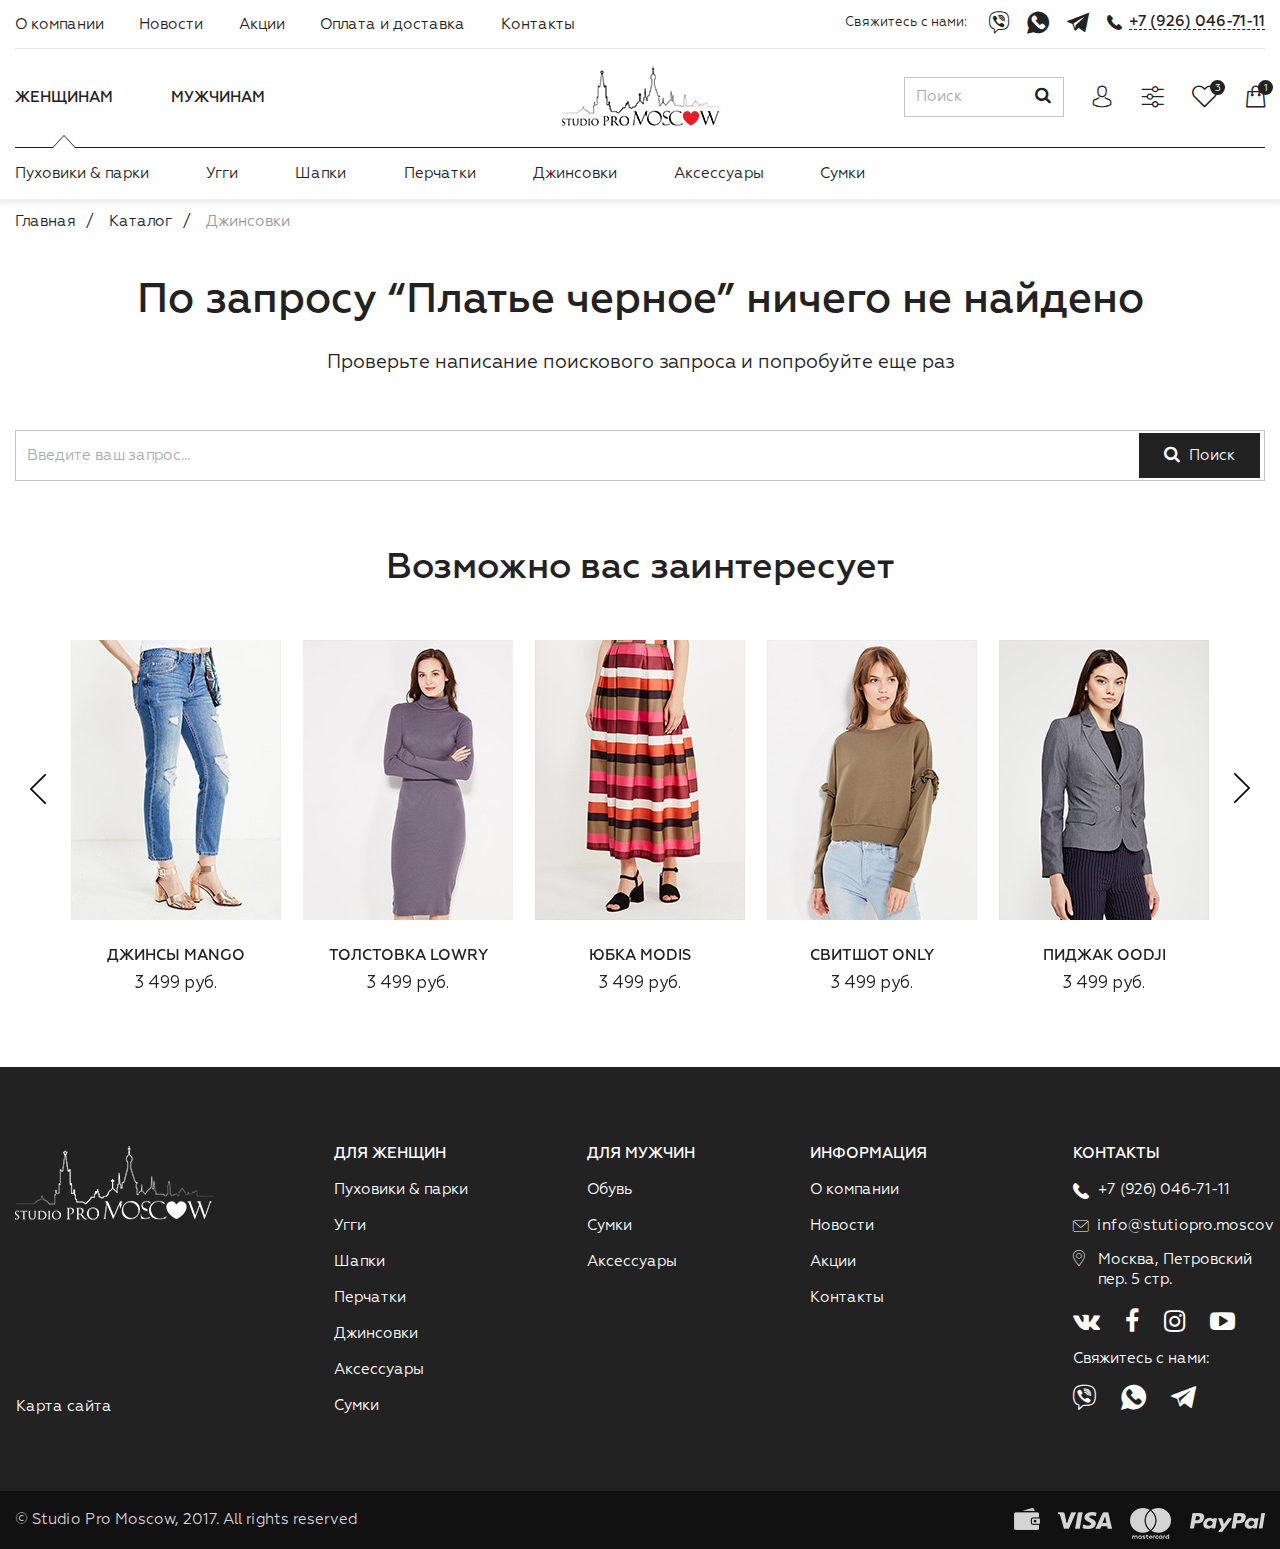
<file: search_result_find_noting.html>
<!DOCTYPE html>
<html>
	<head>
		<meta name="format-detection" content="telephone=no"/>
		<meta name="viewport" content="width=device-width">
		<meta http-equiv="Content-Type" content="text/html; charset=utf-8" />
		<title>promoscow</title>
		<link rel="stylesheet" href="css/dropdown.css" type="text/css" />
		<link rel="stylesheet" href="css/slick.css" type="text/css" />
		<link rel="stylesheet" href="css/jquery.fancybox.css" type="text/css" />
		<link rel="stylesheet" href="css/all.css" type="text/css" />
		<!--[if lte IE 8]><script type="text/javascript" src="js/ie.js"></script><!<![endif]-->
		<script type="text/javascript" src="js/jquery-1.10.2.min.js"></script>
		<script type="text/javascript" src="js/jquery.easing-1.3.min.js"></script>
		<script type="text/javascript" src="js/core.js"></script>
		<script type="text/javascript" src="js/dropdown.js"></script>
		<script type="text/javascript" src="js/jquery.fancybox.js"></script>
		<script type="text/javascript" src="js/icheck.min.js"></script>
		<script type="text/javascript" src="js/jquery.matchHeight.js"></script>
		<script type="text/javascript" src="js/jquery-ui.1.10.3.min.js"></script>
		<script type="text/javascript" src="js/jquery.zoom.min.js"></script>
		<script type="text/javascript" src="js/jquery.rating.pack.js"></script>
		<script type="text/javascript" src="js/slick.min.js"></script>
		<script type="text/javascript" src="js/jquery.maskedinput.min.js"></script>
		<script type="text/javascript" src="js/jquery.main.js"></script>
	</head>
	<body>
		<div id="wrapper">
			<header id="header">
				<a href="#" class="open-menu">
					<i class="fa fa-bars" aria-hidden="true"></i>
				</a>
				<span class="bg"></span>
				<div class="center">
					<div class="row-top">
							<a href="#" class="close-menu">
								<i class="icon-close"></i>
							</a>
						<div class="scroll-holder">
							<nav id="nav">
								<ul>
									<li>
										<a href="#">О компании</a>
									</li>
									<li>
										<a href="#">Новости</a>
									</li>
									<li>
										<a href="#">Акции</a>
									</li>
									<li>
										<a href="#">Оплата и доставка</a>
									</li>
									<li>
										<a href="#">Контакты</a>
									</li>
								</ul>
							</nav>
							<div class="send-block">
								<span class="title">Свяжитесь с нами:</span>
								<ul class="send-list">
									<li>
										<a href="#">
											<i class="icon-viber_icon"></i>
										</a>
									</li>
									<li>
										<a href="#">
											<i class="icon-whatsapp"></i>
										</a>
									</li>
									<li>
										<a href="#">
											<i class="icon-telegram"></i>
										</a>
									</li>
									<li>
										<a href="tel:+79260467111" class="call">
											<i class="icon-call"></i>
											<span>+7 (926) 046-71-11</span>
										</a>
									</li>
								</ul>
							</div>
						</div>
					</div>
					<div class="row-middle">
						<div class="user-interface-block">
							<form action="#" class="search">
								<fieldset>
									<div class="form-row">
										<input type="text" placeholder="Поиск">
										<button type="submit"><i class="fa fa-search" aria-hidden="true"></i></button>
									</div>
								</fieldset>
							</form>
							<ul class="user-interface-list">
								<li>
									<a href="#">
										<i class="icon-user"></i>
									</a>
								</li>
								<li>
									<a href="#">
										<i class="icon-range"></i>
									</a>
								</li>
								<li>
									<a href="#">
										<span class="num">3</span>
										<i class="icon-heart"></i>
									</a>
								</li>
								<li>
									<a href="#">
										<span class="num">1</span>
										<i class="icon-shop"></i>
									</a>
									<div class="basket-drop">
										<div class="holder-items">
											<ul class="basket-drop-list">
												<li>
													<div class="visual">
														<img src="images/img2.jpg" alt="image description">
													</div>
													<div class="info">
														<span class="title">Толстовка LOWRY</span>
														<span class="availability">В наличии</span>
														<span class="price"> шт. x 3 499 руб.</span>
													</div>
													<a href="#" class="btn-del">
														<i class="icon-close"></i>
													</a>
												</li>
												<li>
													<div class="visual">
														<img src="images/img1.jpg" alt="image description">
													</div>
													<div class="info">
														<span class="title">Джинсы Mango</span>
														<span class="availability">Нет в наличии</span>
														<span class="price"> шт. x 3 499 руб.</span>
													</div>
													<a href="#" class="btn-del">
														<i class="icon-close"></i>
													</a>
												</li>
											</ul>
										</div>
										<div class="total-box-holder">
											<div class="holder">
												<span class="title">Товаров на сумму:</span>
												<span class="total-price">7 998 руб</span>
											</div>
											<a href="#" class="btn">Перейти в корзину</a>
										</div>
									</div>
								</li>
							</ul>
						</div>
						<ul class="female-change">
							<li class="active">
								<a href="#">Женщинам</a>
							</li>
							<li>
								<a href="#">Мужчинам</a>
							</li>
						</ul>
						<strong class="logo"><a href="#">promoscow</a></strong>
					</div>
					<div class="nav-product-list-holder">
						<div class="tab active">
							<ul class="nav-product-list">
								<li>
									<a href="#">Пуховики & парки</a>
								</li>
								<li>
									<a href="#">Угги</a>
								</li>
								<li>
									<a href="#">Шапки</a>
								</li>
								<li class="has-drop">
									<a href="#">Перчатки</a>
									<div class="drop">
										<div class="visual">
											<img src="images/img37.jpg" alt="image description">
										</div>
										<div class="holder">
											<div class="col">
												<h3>КАТЕГОРИИ</h3>
												<ul>
													<li>
														<ul>
															<li>
																<a href="#">Все аксессуары</a>
															</li>
															<li>
																<a href="#">Брелоки</a>
															</li>
															<li>
																<a href="#">Галстуки</a>
															</li>
															<li>
																<a href="#">Головные уборы</a>
															</li>
															<li>
																<a href="#">Аксессуары для волос</a>
															</li>
															<li>
																<a href="#">Женская бижутерия</a>
															</li>
															<li>
																<a href="#">Зонты</a>
															</li>
															<li>
																<a href="#">Косметички</a>
															</li>
															<li>
																<a href="#">Кошельки и портмоне</a>
															</li>
															<li>
																<a href="#">Очки</a>
															</li>
														</ul>
													</li>
													<li>
														<ul>
															<li>
																<a href="#">Перчатки</a>
															</li>
															<li>
																<a href="#">Ремни</a>
															</li>
															<li>
																<a href="#">Техника</a>
															</li>
															<li>
																<a href="#">Шарфы</a>
															</li>
															<li>
																<a href="#">Ювелирные украшения</a>
															</li>
															<li>
																<a href="#">Мужские аксессуары</a>
															</li>
														</ul>
													</li>
												</ul>
											</div>
											<div class="col">
												<h3>Топ бренды</h3>
												<ul>
													<li>
														<a href="#">Bottega Veneta</a>
													</li>
													<li>
														<a href="#">Burberry</a>
													</li>
													<li>
														<a href="#">DKNY</a>
													</li>
													<li>
														<a href="#">Dolce & Gabbana</a>
													</li>
													<li>
														<a href="#">Marni</a>
													</li>
													<li>
														<a href="#">MICHAEL Michael Kors</a>
													</li>
													<li>
														<a href="#">Oscar de la Renta</a>
													</li>
													<li>
														<a href="#">Saint Laurent</a>
													</li>
													<li>
														<a href="#">Swarovski</a>
													</li>
													<li>
														<a href="#">Valentino</a>
													</li>
												</ul>
											</div>
										</div>
									</div>
								</li>
								<li>
									<a href="#">Джинсовки</a>
								</li>
								<li class="has-drop">
									<a href="#">Аксессуары</a>
									<div class="drop">
										<div class="visual">
											<img src="images/img37.jpg" alt="image description">
										</div>
										<div class="holder">
											<div class="col">
												<h3>КАТЕГОРИИ</h3>
												<ul>
													<li>
														<ul>
															<li>
																<a href="#">Все аксессуары</a>
															</li>
															<li>
																<a href="#">Брелоки</a>
															</li>
															<li>
																<a href="#">Галстуки</a>
															</li>
															<li>
																<a href="#">Головные уборы</a>
															</li>
															<li>
																<a href="#">Аксессуары для волос</a>
															</li>
															<li>
																<a href="#">Женская бижутерия</a>
															</li>
															<li>
																<a href="#">Зонты</a>
															</li>
															<li>
																<a href="#">Косметички</a>
															</li>
															<li>
																<a href="#">Кошельки и портмоне</a>
															</li>
															<li>
																<a href="#">Очки</a>
															</li>
														</ul>
													</li>
													<li>
														<ul>
															<li>
																<a href="#">Перчатки</a>
															</li>
															<li>
																<a href="#">Ремни</a>
															</li>
															<li>
																<a href="#">Техника</a>
															</li>
															<li>
																<a href="#">Шарфы</a>
															</li>
															<li>
																<a href="#">Ювелирные украшения</a>
															</li>
															<li>
																<a href="#">Мужские аксессуары</a>
															</li>
														</ul>
													</li>
												</ul>
											</div>
											<div class="col">
												<h3>Топ бренды</h3>
												<ul>
													<li>
														<a href="#">Bottega Veneta</a>
													</li>
													<li>
														<a href="#">Burberry</a>
													</li>
													<li>
														<a href="#">DKNY</a>
													</li>
													<li>
														<a href="#">Dolce & Gabbana</a>
													</li>
													<li>
														<a href="#">Marni</a>
													</li>
													<li>
														<a href="#">MICHAEL Michael Kors</a>
													</li>
													<li>
														<a href="#">Oscar de la Renta</a>
													</li>
													<li>
														<a href="#">Saint Laurent</a>
													</li>
													<li>
														<a href="#">Swarovski</a>
													</li>
													<li>
														<a href="#">Valentino</a>
													</li>
												</ul>
											</div>
										</div>
									</div>
								</li>
								<li>
									<a href="#">Сумки</a>
								</li>
							</ul>
						</div>
						<div class="tab">
							<ul class="nav-product-list">
								<li>
									<a href="#">Шапки</a>
								</li>
								<li>
									<a href="#">Угги</a>
								</li>
								<li>
									<a href="#">Пуховики & парки</a>
								</li>
									<li class="has-drop">
									<a href="#">Перчатки</a>
									<div class="drop">
										<div class="visual">
											<img src="images/img37.jpg" alt="image description">
										</div>
										<div class="holder">
											<div class="col">
												<h3>КАТЕГОРИИ</h3>
												<ul>
													<li>
														<ul>
															<li>
																<a href="#">Все аксессуары</a>
															</li>
															<li>
																<a href="#">Брелоки</a>
															</li>
															<li>
																<a href="#">Галстуки</a>
															</li>
															<li>
																<a href="#">Головные уборы</a>
															</li>
															<li>
																<a href="#">Аксессуары для волос</a>
															</li>
															<li>
																<a href="#">Женская бижутерия</a>
															</li>
															<li>
																<a href="#">Зонты</a>
															</li>
															<li>
																<a href="#">Косметички</a>
															</li>
															<li>
																<a href="#">Кошельки и портмоне</a>
															</li>
															<li>
																<a href="#">Очки</a>
															</li>
														</ul>
													</li>
													<li>
														<ul>
															<li>
																<a href="#">Перчатки</a>
															</li>
															<li>
																<a href="#">Ремни</a>
															</li>
															<li>
																<a href="#">Техника</a>
															</li>
															<li>
																<a href="#">Шарфы</a>
															</li>
															<li>
																<a href="#">Ювелирные украшения</a>
															</li>
															<li>
																<a href="#">Мужские аксессуары</a>
															</li>
														</ul>
													</li>
												</ul>
											</div>
											<div class="col">
												<h3>Топ бренды</h3>
												<ul>
													<li>
														<a href="#">Bottega Veneta</a>
													</li>
													<li>
														<a href="#">Burberry</a>
													</li>
													<li>
														<a href="#">DKNY</a>
													</li>
													<li>
														<a href="#">Dolce & Gabbana</a>
													</li>
													<li>
														<a href="#">Marni</a>
													</li>
													<li>
														<a href="#">MICHAEL Michael Kors</a>
													</li>
													<li>
														<a href="#">Oscar de la Renta</a>
													</li>
													<li>
														<a href="#">Saint Laurent</a>
													</li>
													<li>
														<a href="#">Swarovski</a>
													</li>
													<li>
														<a href="#">Valentino</a>
													</li>
												</ul>
											</div>
										</div>
									</div>
								</li>
								<li class="has-drop">
									<a href="#">Аксессуары</a>
									<div class="drop">
										<div class="visual">
											<img src="images/img37.jpg" alt="image description">
										</div>
										<div class="holder">
											<div class="col">
												<h3>КАТЕГОРИИ</h3>
												<ul>
													<li>
														<ul>
															<li>
																<a href="#">Все аксессуары</a>
															</li>
															<li>
																<a href="#">Брелоки</a>
															</li>
															<li>
																<a href="#">Галстуки</a>
															</li>
															<li>
																<a href="#">Головные уборы</a>
															</li>
															<li>
																<a href="#">Аксессуары для волос</a>
															</li>
															<li>
																<a href="#">Женская бижутерия</a>
															</li>
															<li>
																<a href="#">Зонты</a>
															</li>
															<li>
																<a href="#">Косметички</a>
															</li>
															<li>
																<a href="#">Кошельки и портмоне</a>
															</li>
															<li>
																<a href="#">Очки</a>
															</li>
														</ul>
													</li>
													<li>
														<ul>
															<li>
																<a href="#">Перчатки</a>
															</li>
															<li>
																<a href="#">Ремни</a>
															</li>
															<li>
																<a href="#">Техника</a>
															</li>
															<li>
																<a href="#">Шарфы</a>
															</li>
															<li>
																<a href="#">Ювелирные украшения</a>
															</li>
															<li>
																<a href="#">Мужские аксессуары</a>
															</li>
														</ul>
													</li>
												</ul>
											</div>
											<div class="col">
												<h3>Топ бренды</h3>
												<ul>
													<li>
														<a href="#">Bottega Veneta</a>
													</li>
													<li>
														<a href="#">Burberry</a>
													</li>
													<li>
														<a href="#">DKNY</a>
													</li>
													<li>
														<a href="#">Dolce & Gabbana</a>
													</li>
													<li>
														<a href="#">Marni</a>
													</li>
													<li>
														<a href="#">MICHAEL Michael Kors</a>
													</li>
													<li>
														<a href="#">Oscar de la Renta</a>
													</li>
													<li>
														<a href="#">Saint Laurent</a>
													</li>
													<li>
														<a href="#">Swarovski</a>
													</li>
													<li>
														<a href="#">Valentino</a>
													</li>
												</ul>
											</div>
										</div>
									</div>
								</li>
								<li>
									<a href="#">Сумки</a>
								</li>
								<li>
									<a href="#">Джинсовки</a>
								</li>
							</ul>
						</div>
					</div>
				</div>
			</header>
			<main id="main">
				<div class="center">
					<ul class="breadcrumps">
						<li>
							<a href="#">Главная</a>
						</li>
						<li>
							<a href="#">Каталог</a>
						</li>
						<li>
							Джинсовки
						</li>
					</ul>
					<div class="search-result">
						<header class="head">
							<h1>По запросу “Платье черное” ничего не найдено</h1>
							<p>Проверьте написание поискового запроса и попробуйте еще раз</p>
						</header>
						<form action="#" class="form-search">
							<fieldset>
								<div class="form-row">
									<input type="text" placeholder="Введите ваш запрос...">
									<button type="submit"><i class="fa fa-search" aria-hidden="true"></i>Поиск</button>
								</div>
							</fieldset>
						</form>
					</div>
					<div class="products-choose-visited">
						<div class="center">
							<header class="head">
								<h2>Возможно вас заинтересует</h2>
							</header>
							<ul class="product-list-gallery">
								<li>
									<a href="#">
										<div class="visual">
											<img src="images/img1.jpg" alt="image description">
											<div class="hover-img">
												<img " src="images/img2-1.jpg" alt="image description">
											</div>
										</div>
										<span class="title">Джинсы Mango</span>
										<span class="price">3 499 руб.</span>
									</a>
								</li>
								<li>
									<a href="#">
										<div class="visual">
											<img src="images/img2.jpg" alt="image description">
											<div class="hover-img">
												<img " src="images/img2-1.jpg" alt="image description">
											</div>
										</div>
										<span class="title">Толстовка LOWRY</span>
										<span class="price">3 499 руб.</span>
									</a>
								</li>
								<li>
									<a href="#">
										<div class="visual">
											<img src="images/img3.jpg" alt="image description">
											<div class="hover-img">
												<img " src="images/img2-1.jpg" alt="image description">
											</div>
										</div>
										<span class="title">Юбка Modis</span>
										<span class="price">3 499 руб.</span>
									</a>
								</li>
								<li>
									<a href="#">
										<div class="visual">
											<img src="images/img4.jpg" alt="image description">
											<div class="hover-img">
												<img " src="images/img2-1.jpg" alt="image description">
											</div>
										</div>
										<span class="title">Свитшот Only</span>
										<span class="price">3 499 руб.</span>
									</a>
								</li>
								<li>
									<a href="#">
										<div class="visual">
											<img src="images/img5.jpg" alt="image description">
											<div class="hover-img">
												<img " src="images/img2-1.jpg" alt="image description">
											</div>
										</div>
										<span class="title">Пиджак oodji</span>
										<span class="price">3 499 руб.</span>
									</a>
								</li>
								<li>
									<a href="#">
										<div class="visual">
											<img src="images/img4.jpg" alt="image description">
											<div class="hover-img">
												<img " src="images/img2-1.jpg" alt="image description">
											</div>
										</div>
										<span class="title">Свитшот Only</span>
										<span class="price">3 499 руб.</span>
									</a>
								</li>
								<li>
									<a href="#">
										<div class="visual">
											<img src="images/img5.jpg" alt="image description">
											<div class="hover-img">
												<img " src="images/img2-1.jpg" alt="image description">
											</div>
										</div>
										<span class="title">Пиджак oodji</span>
										<span class="price">3 499 руб.</span>
									</a>
								</li>
							</ul>
						</div>
					</div>
				</div>
			</main>
		</div>
		<footer id="footer">
			<div class="center">
				<div class="footer-row-top">
					<div class="logo-holder">
						<strong class="logo"><a href="#">promoscow</a></strong>
					</div>
					<div class="contact-block">
						<h4>Контакты</h4>
						<ul class="address-list">
							<li>
								<a href="tel:+79260467111"><i class="icon-call"></i>+7 (926) 046-71-11</a>
							</li>
							<li>
								<a href="mailto:info@stutiopro.moscov"><i class="icon-mail"></i>info@stutiopro.moscov</a>
							</li>
							<li>
								<i class="icon-geo"></i>
								<address>Москва, Петровский пер. 5 стр.</address>
							</li>
						</ul>
						<ul class="soc-links">
							<li>
								<a href="#">
									<i class="fa fa-vk" aria-hidden="true"></i>
								</a>
							</li>
							<li>
								<a href="#">
									<i class="fa fa-facebook" aria-hidden="true"></i>
								</a>
							</li>
							<li>
								<a href="#">
									<i class="fa fa-instagram" aria-hidden="true"></i>
								</a>
							</li>
							<li>
								<a href="#">
									<i class="fa fa-youtube-play" aria-hidden="true"></i>
								</a>
							</li>
						</ul>
						<span class="title">Свяжитесь с нами:</span>
						<ul class="send-list">
							<li>
								<a href="#">
									<i class="icon-viber_icon"></i>
								</a>
							</li>
							<li>
								<a href="#">
									<i class="icon-whatsapp"></i>
								</a>
							</li>
							<li>
								<a href="#">
									<i class="icon-telegram"></i>
								</a>
							</li>
						</ul>
					</div>
					<ul class="footer-columns">
						<li>
							<h4>Для женщин</h4>
							<ul>
								<li>
									<a href="#">Пуховики & парки</a>
								</li>
								<li>
									<a href="#">Угги</a>
								</li>
								<li>
									<a href="#">Шапки</a>
								</li>
								<li>
									<a href="#">Перчатки</a>
								</li>
								<li>
									<a href="#">Джинсовки</a>
								</li>
								<li>
									<a href="#">Аксессуары</a>
								</li>
								<li>
									<a href="#">Сумки</a>
								</li>
							</ul>
						</li>
						<li>
							<h4>Для мужчин</h4>
							<ul>
								<li>
									<a href="#">Обувь</a>
								</li>
								<li>
									<a href="#">Сумки</a>
								</li>
								<li>
									<a href="#">Аксессуары</a>
								</li>
							</ul>
						</li>
						<li>
							<h4>Информация</h4>
							<ul>
								<li>
									<a href="#">О компании</a>
								</li>
								<li>
									<a href="#">Новости</a>
								</li>
								<li>
									<a href="#">Акции</a>
								</li>
								<li>
									<a href="#">Контакты</a>
								</li>
							</ul>
						</li>
					</ul>
					<a href="#" class="btn-map-site">Карта сайта</a>
				</div>
			</div>
			<div class="footer-row">
				<div class="center">
					<span class="copy">© Studio Pro Moscow, 2017. All rights reserved</span>
					<ul class="pay-list">
						<li>
							<img src="images/cash.png" alt="image description">
						</li>
						<li>
							<img src="images/visa.png" alt="image description">
						</li>
						<li>
							<img src="images/mastercart.png" alt="image description">
						</li>
						<li>
							<img src="images/paypall.png" alt="image description">
						</li>
					</ul>
				</div>
			</div>
		</footer>
	</body>
</html>
</file>
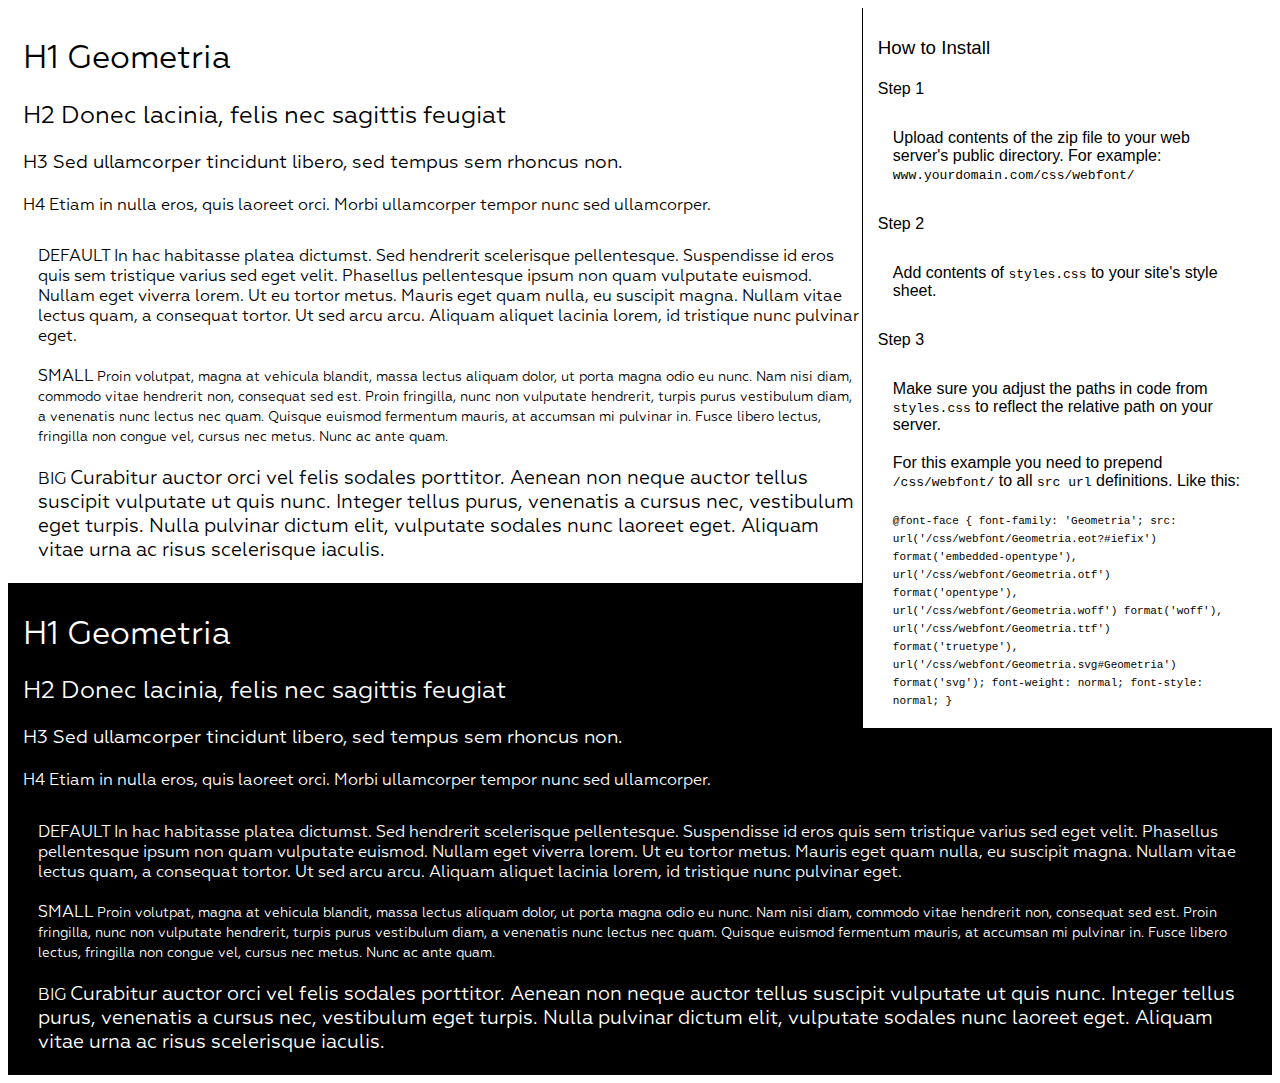
<file: fonts/preview.html>
<!DOCTYPE html>
<html>
<head>
<title>
Geometria
 - Web font preview
</title>
<style type='text/css'>

@font-face {
  font-family: 'Geometria';
  src: url('Geometria.eot?#iefix') format('embedded-opentype'),  url('Geometria.otf')  format('opentype'),
	     url('Geometria.woff') format('woff'), url('Geometria.ttf')  format('truetype'), url('Geometria.svg#Geometria') format('svg');
  font-weight: normal;
  font-style: normal;
}

body { font-family: 'Geometria' !important; }
h1, h2, h3, h4 { font-weight: normal; }
.reg { color:black; background:white; }
.inverse { color:white; background:black; }
div { padding: 10px 15px; }
.right { background:white; width:30%; float: right; font-family: sans-serif; border: 1px solid black; border-width: 0 0 1px 1px;}
</style>
</head>
<body>
<div class='right'>
<h3>How to Install</h3>
<h4>Step 1</h4>
<div>
Upload contents of the zip file to your web server's public directory. For example:
<code>www.yourdomain.com/css/webfont/</code>
</div>
<h4>Step 2</h4>
<div>
Add contents of
<code>styles.css</code>
to your site's style sheet.
</div>
<h4>Step 3</h4>
<div>
Make sure you adjust the paths in code from
<code>styles.css</code>
to reflect the relative path on your server.
</div>
<div>
For this example you need to prepend
<code>/css/webfont/</code>
to all
<code>src url</code>
definitions. Like this:
</div>
<div>
<code style='font-size:11px;'>@font-face {
  font-family: 'Geometria';
  src: url('/css/webfont/Geometria.eot?#iefix') format('embedded-opentype'),  url('/css/webfont/Geometria.otf')  format('opentype'),
	     url('/css/webfont/Geometria.woff') format('woff'), url('/css/webfont/Geometria.ttf')  format('truetype'), url('/css/webfont/Geometria.svg#Geometria') format('svg');
  font-weight: normal;
  font-style: normal;
}</code>
</div>
</div>
<div class='reg'>
<h1>
H1
Geometria
</h1>
<h2>
H2
Donec lacinia, felis nec sagittis feugiat
</h2>
<h3>
H3
Sed ullamcorper tincidunt libero, sed tempus sem rhoncus non.
</h3>
<h4>
H4
Etiam in nulla eros, quis laoreet orci. Morbi ullamcorper tempor nunc sed ullamcorper.
</h4>
<div>
DEFAULT
In hac habitasse platea dictumst. Sed hendrerit scelerisque pellentesque. Suspendisse id eros quis sem tristique varius sed eget velit. Phasellus pellentesque ipsum non quam vulputate euismod. Nullam eget viverra lorem. Ut eu tortor metus. Mauris eget quam nulla, eu suscipit magna. Nullam vitae lectus quam, a consequat tortor. Ut sed arcu arcu. Aliquam aliquet lacinia lorem, id tristique nunc pulvinar eget.
</div>
<div>
SMALL
<small>
Proin volutpat, magna at vehicula blandit, massa lectus aliquam dolor, ut porta magna odio eu nunc. Nam nisi diam, commodo vitae hendrerit non, consequat sed est. Proin fringilla, nunc non vulputate hendrerit, turpis purus vestibulum diam, a venenatis nunc lectus nec quam. Quisque euismod fermentum mauris, at accumsan mi pulvinar in. Fusce libero lectus, fringilla non congue vel, cursus nec metus. Nunc ac ante quam.
</small>
</div>
<div>
BIG
<big>
Curabitur auctor orci vel felis sodales porttitor. Aenean non neque auctor tellus suscipit vulputate ut quis nunc. Integer tellus purus, venenatis a cursus nec, vestibulum eget turpis. Nulla pulvinar dictum elit, vulputate sodales nunc laoreet eget. Aliquam vitae urna ac risus scelerisque iaculis.
</big>
</div>

</div>
<div class='inverse'>
<h1>
H1
Geometria
</h1>
<h2>
H2
Donec lacinia, felis nec sagittis feugiat
</h2>
<h3>
H3
Sed ullamcorper tincidunt libero, sed tempus sem rhoncus non.
</h3>
<h4>
H4
Etiam in nulla eros, quis laoreet orci. Morbi ullamcorper tempor nunc sed ullamcorper.
</h4>
<div>
DEFAULT
In hac habitasse platea dictumst. Sed hendrerit scelerisque pellentesque. Suspendisse id eros quis sem tristique varius sed eget velit. Phasellus pellentesque ipsum non quam vulputate euismod. Nullam eget viverra lorem. Ut eu tortor metus. Mauris eget quam nulla, eu suscipit magna. Nullam vitae lectus quam, a consequat tortor. Ut sed arcu arcu. Aliquam aliquet lacinia lorem, id tristique nunc pulvinar eget.
</div>
<div>
SMALL
<small>
Proin volutpat, magna at vehicula blandit, massa lectus aliquam dolor, ut porta magna odio eu nunc. Nam nisi diam, commodo vitae hendrerit non, consequat sed est. Proin fringilla, nunc non vulputate hendrerit, turpis purus vestibulum diam, a venenatis nunc lectus nec quam. Quisque euismod fermentum mauris, at accumsan mi pulvinar in. Fusce libero lectus, fringilla non congue vel, cursus nec metus. Nunc ac ante quam.
</small>
</div>
<div>
BIG
<big>
Curabitur auctor orci vel felis sodales porttitor. Aenean non neque auctor tellus suscipit vulputate ut quis nunc. Integer tellus purus, venenatis a cursus nec, vestibulum eget turpis. Nulla pulvinar dictum elit, vulputate sodales nunc laoreet eget. Aliquam vitae urna ac risus scelerisque iaculis.
</big>
</div>

</div>
</body>
</html>
</file>
<file: css/dropdown.css>
/*! formstone v1.2.2 [dropdown.css] 2016-09-30 | GPL-3.0 License | formstone.it */

.fs-dropdown{position:relative;z-index:1;display:block;max-width:100%}.fs-dropdown,.fs-dropdown *,.fs-dropdown :after,.fs-dropdown :before,.fs-dropdown:after,.fs-dropdown:before{box-sizing:border-box;-webkit-transition:none;transition:none;-webkit-user-select:none!important;-moz-user-select:none!important;-ms-user-select:none!important;user-select:none!important}.fs-dropdown-element{width:100%;height:100%;position:absolute;left:0;z-index:-1;opacity:0;outline:0;-webkit-tap-highlight-color:rgba(255,255,255,0);-webkit-tap-highlight-color:transparent}.fs-dropdown-mobile .fs-dropdown-element{z-index:7}.fs-dropdown-mobile.fs-dropdown-multiple .fs-dropdown-element{z-index:-1}.fs-dropdown-selected{border:none;padding:0;width:100%;position:relative;z-index:2;background:#fff;border:1px solid;color:#000;cursor:pointer;display:block;overflow:hidden;text-align:left;text-overflow:clip}.fs-dropdown-options{width:100%;max-height:260px;position:absolute;top:100%;left:0;z-index:5;background:#fff;border:1px solid;display:none;overflow:auto;overflow-x:hidden}.fs-dropdown-options.fs-scrollbar{position:absolute}.fs-dropdown-group{display:block;font-size:75%}.fs-dropdown-item{border:none;padding:0;width:100%;background:#fff;border-radius:0;color:#000;cursor:pointer;display:block;overflow:hidden;text-align:left;text-decoration:none;text-overflow:ellipsis}.fs-dropdown-item_placeholder{display:none}.fs-dropdown-item_selected{background:#ddd}.fs-dropdown-item_disabled{cursor:default;opacity:.5}.fs-dropdown-open{z-index:3}.fs-dropdown-open .fs-dropdown-options{display:block}.fs-dropdown-open .fs-dropdown-selected{z-index:6}.fs-dropdown-cover.fs-dropdown-open .fs-dropdown-selected{z-index:4}.fs-dropdown-cover .fs-dropdown-options{top:0}.fs-dropdown-bottom .fs-dropdown-options{top:auto;bottom:100%}.fs-dropdown-bottom.fs-dropdown-cover .fs-dropdown-options{top:auto;bottom:0}.fs-dropdown-multiple .fs-dropdown-options{width:100%;position:static;display:block}.fs-dropdown-disabled{opacity:.5}.fs-dropdown-disabled .fs-dropdown-selected{cursor:default}.fs-dropdown-disabled .fs-dropdown-group,.fs-dropdown-disabled .fs-dropdown-item{cursor:default}.fs-dropdown-options.fs-scrollbar{overflow:hidden}.fs-dropdown-options.fs-scrollbar .fs-scrollbar-bar{border:1px solid;border-width:0 0 0 1px}.fs-dropdown-options.fs-scrollbar .fs-scrollbar-content{max-height:260px;height:auto}.fs-dropdown-options.fs-scrollbar.fs-scrollbar-active .fs-scrollbar-content{padding:0}
</file>
<file: css/all.css>
@font-face {
  font-family: 'Geometria-Medium';
	src: url('../fonts/Geometria-Medium.eot?#iefix') format('embedded-opentype'),
	url('../fonts/Geometria-Medium.otf')  format('opentype'),
	url('../fonts/Geometria-Medium.woff') format('woff'),
	url('../fonts/Geometria-Medium.ttf')  format('truetype'),
	url('../fonts/Geometria-Medium.svg#Geometria-Medium') format('svg');
  font-weight: normal;
  font-style: normal;
}
@font-face {
	font-family: 'Geometria-ExtraBold';
	src: url('../fonts/Geometria-ExtraBold.eot?#iefix') format('embedded-opentype'),
	url('../fonts/Geometria-ExtraBold.otf')  format('opentype'),
	url('../fonts/Geometria-ExtraBold.woff') format('woff'),
	url('../fonts/Geometria-ExtraBold.ttf')  format('truetype'),
	url('../fonts/Geometria-ExtraBold.svg#Geometria-ExtraBold') format('svg');
  font-weight: normal;
  font-style: normal;
}
@font-face {
	font-family: 'Geometria';
	src: url('../fonts/Geometria.eot');
	src: local('☺'), url('../fonts/Geometria.woff') format('woff'),
	url('../fonts/Geometria.ttf') format('truetype'),
	url('../fonts/Geometria.otf')  format('opentype'),
	url('../fonts/Geometria.svg') format('svg');
	font-weight: normal;
	font-style: normal;
}
.compare_product table::-webkit-scrollbar {
	height: 3px;
}

.compare_product table::-webkit-scrollbar-track {
      background-color: #fff;
}
.compare_product table::-webkit-scrollbar-thumb {
  background-color: #222;
  outline: 1px solid slategrey;
}
.basket-drop .holder-items::-webkit-scrollbar {
	width: 3px;
}
.basket-drop .holder-items::-webkit-scrollbar-track {
    background-color: #fff;
}
.basket-drop .holder-items::-webkit-scrollbar-thumb {
  background-color: #222;
  outline: 1px solid slategrey;
}
html {
	height: 100%;
	-webkit-text-size-adjust: none;
}
html, body {
	height: 100%;
	margin:0;
	color:#222222;
	font: 15px/24px 'Geometria', sans-serif;
	background:#fff;
	min-width: 320px;
}
img {
	border-style:none;
	vertical-align: top;
}
a {
	color:#222;
	outline:none;
}
a:hover {
	text-decoration:underline;
}
* {
	outline:none;
}
input, textarea, select {
	font:400 14px/14px 'Geometria', sans-serif;
	vertical-align:middle;
	outline: none;
	-webkit-appearance:none!important;
	-webkit-border-radius:0!important;
	box-shadow: none!important;
}
form, fieldset {
	margin:0;
	padding:0;
	border-style:none;
}
h1 {
	font:42px/44px 'Geometria-Medium', sans-serif;
	color: #222;
	letter-spacing: 0;
	margin: 0 0 30px;
}
h2 {
	font: 36px/38px 'Geometria-Medium', sans-serif;
	color: #222;
	margin: 0;
}
h3 {
	font: 30px/32px 'Geometria-Medium', sans-serif;
	color: #222;
}
h4 {
	font: 21px/23px 'Geometria-Medium', sans-serif;
	color: #222;
	margin: 0 0 12px;
}
p {
	font-family: 'Geometria';
	margin: 0 0 27px;
	padding: 0 30px 0 0;
}
a {
	color: #222;
}
header,
nav,
section,
article,
aside,
footer,
figure,
menu,
dialog {
	display:block;
}
header.head {
	text-align: center;
}
input[type="text"]:focus::-webkit-input-placeholder {
 color:transparent!important;
}
input[type="text"]:focus:-moz-placeholder {
 color:transparent!important;
}
input[type="text"]:focus:-ms-input-placeholder {
 color:transparent!important;
}
input[type="text"]:focus::-moz-placeholder {
 color:transparent!important;
}
textarea:focus::-webkit-input-placeholder {
 color:transparent!important;
}
textarea:focus:-moz-placeholder {
 color:transparent!important;
}
 textarea:focus:-ms-input-placeholder {
 color:transparent!important;
}
textarea:focus::-moz-placeholder {
 color:transparent!important;
}
strong {
	font-family: 'Geometria-ExtraBold', sans-serif;
}
.visual {
	margin: 0 0 30px;
	padding: 10px 0 0 0;
}
.visual img {
	max-width: 100%;
	height: auto
}
ul {
	padding: 0;
	margin: 0 0 27px;
	list-style: none;
}
ul li {
	margin: 0 0 16px;
	position: relative;
	padding: 0 0 0 18px;
	font: 15px/17px 'Geometria', sans-serif;
}
ul li:before {
	content: '';
	background: #222;
	position: absolute;
	top: 7px;
	left: 1px;
	width: 6px;
	height: 6px;
}
ol {
	margin: 0 0 27px;
	padding: 0;
	list-style: none;
	width:100%;
	overflow:hidden;
	counter-reset:item;
}
ol li {
	margin: 0 0 16px;
	position: relative;
	padding: 0 0 0 18px;
	font: 15px/17px 'Geometria', sans-serif;
}
ol li:before,
ol .num {
	float: left;
	width: 17px;
	height: 17px;
	background: transparent;
	color: #222;
	margin: 0 0 0 -12px;
	content: counters(item, ".") " ";
	counter-increment: item;
}
@font-face {
  font-family: 'icomoon';
  src:  url('../fonts/icomoon.eot?12id8l');
  src:  url('../fonts/icomoon.eot?12id8l#iefix') format('embedded-opentype'),
    url('../fonts/icomoon.ttf?12id8l') format('truetype'),
    url('../fonts/icomoon.woff?12id8l') format('woff'),
    url('../fonts/icomoon.svg?12id8l#icomoon') format('svg');
  font-weight: normal;
  font-style: normal;
}

[class^="icon-"], [class*=" icon-"] {
  /* use !important to prevent issues with browser extensions that change fonts */
  font-family: 'icomoon' !important;
  speak: none;
  font-style: normal;
  font-weight: normal;
  font-variant: normal;
  text-transform: none;
  line-height: 1;

  /* Better Font Rendering =========== */
  -webkit-font-smoothing: antialiased;
  -moz-osx-font-smoothing: grayscale;
}

.icon-sort-ico:before {
  content: "\e900";
}
.icon-call1:before {
  content: "\e90e";
}
.icon-arr:before {
  content: "\e901";
}
.icon-call:before {
  content: "\e902";
}
.icon-car:before {
  content: "\e903";
}
.icon-car2:before {
  content: "\e904";
}
.icon-cart:before {
  content: "\e905";
}
.icon-clock:before {
  content: "\e906";
}
.icon-close:before {
  content: "\e907";
}
.icon-courier:before {
  content: "\e908";
}
.icon-geo:before {
  content: "\e909";
}
.icon-gift:before {
  content: "\e90a";
}
.icon-heart:before {
  content: "\e90b";
}
.icon-like:before {
  content: "\e90c";
}
.icon-mail:before {
  content: "\e90d";
}
.icon-range:before {
  content: "\e90f";
}
.icon-shevron:before {
  content: "\e910";
}
.icon-shop:before {
  content: "\e911";
}
.icon-skirt:before {
  content: "\e912";
}
.icon-store:before {
  content: "\e913";
}
.icon-telegram:before {
  content: "\e914";
}
.icon-user:before {
  content: "\e915";
}
.icon-viber_icon:before {
  content: "\e916";
}
.icon-whatsapp:before {
  content: "\e917";
}
.icon-change {
	display: inline-block;
	vertical-align: top;
	width: 60px;
	height: 60px;
	background: url(../images/change.svg) no-repeat 0% 0%;
}
.icon-range {
	display: block;
	-moz-transform: rotate(90deg);
	-webkit-transform: rotate(90deg);
	-o-transform: rotate(90deg);
	-ms-transform: rotate(90deg);
	transform: rotate(90deg);
}
#wrapper {
	overflow: hidden;
	min-height: 100%;
	width: 100%;
	position: relative;
}
#main {
	padding: 0;
	display: block;
}
.center {
	padding: 0 15px 0 15px;
	position: relative;
	max-width: 1260px;
	min-width: 290px;
	margin: 0 auto;
}
.center:after {
	content: '';
	display: block;
	clear: both;
}
#header {
	padding: 10px 0 0px 0;
	position: relative;
	z-index: 40;
	-webkit-box-shadow: 0px 1px 5px 4px rgba(230, 230, 230, 0.7);
	box-shadow: 0px 1px 5px 4px rgba(230, 230, 230, 0.7);
}
#header.scroll {
	position: fixed;
	top:0;
	background: #fff;
	left: 0;
	z-index: 300;
	width: 100%;
}
#header .logo {
	margin: 0 0 0 71px;
	display: inline-block;
	vertical-align: top;
	z-index: 10;
	width: 175px;
	height: 69px;
	overflow: hidden;
	background: url(../images/logo.png) no-repeat;
	text-indent: -9999px;
	-webkit-transition: all 0.2s linear;
	-moz-transition: all 0.2s linear;
	-ms-transition: all 0.2s linear;
	-o-transition: all 0.2s linear;
	transition: all 0.2s linear;
}
#header .logo a {
	height: 100%;
	display: block;
}
.row-top:after{
	display:block;
	clear:both;
	content:'';
}
.row-middle {
	position: relative;
	text-align: center;
}
#header.scroll .row-top {
	margin: 0 0 7px 0;
}
#header.scroll .female-change li {
	padding: 0 0 25px;
}
#header.scroll .female-change li:before{
	display: none;
}
#header.scroll .logo {
	-moz-transform: scale(0.7);
	-webkit-transform: scale(0.7);
	-o-transform: scale(0.7);
	-ms-transform: scale(0.7);
	transform: scale(0.7);
}
.row-middle:after{
	display:block;
	clear:both;
	content:'';
}
.row-top {
	border-bottom: 1px #e4e4e4 solid;
	padding: 0 0 14px;
	margin: 0 0 17px 0;
	-webkit-transition: all 0.2s linear;
	-moz-transition: all 0.2s linear;
	-ms-transition: all 0.2s linear;
	-o-transition: all 0.2s linear;
	transition: all 0.2s linear;
}
#nav {
	width: 45%;
	float: left;
}
#nav ul {
	margin: 0;
	padding: 7px 0 0 0;
	width: 100%;
	font-size: 0;
	text-align: justify;
	-ms-text-justify: inter-ideograph;
	line-height: 0;
	list-style: none;
}
#nav ul:after {
	content: "";
	width: 100%;
	height: 0;
	display: inline-block;
}
#nav li {
	display: inline-block;
	vertical-align: top;
	white-space: nowrap;
	font-size: 15px;
	line-height: 15px;
	-webkit-transition: all 0.3s ease;
	-moz-transition: all 0.3s ease;
	-ms-transition: all 0.3s ease;
	-o-transition: all 0.3s ease;
	transition: all 0.3s ease;
	margin: 0 4px 0 0;
	padding: 0;
}
#nav li:before{
	display: none;
}
#nav li:hover a {
	color: #666;
}
#nav a {
	text-decoration: none;
	color: #222;
}
#header .send-block {
	float: right;
}
#header .title {
	display: inline-block;
	font-size: 13px;
	line-height: 13px;
	vertical-align: middle;
}
#header .send-list {
	margin: 0px;
	padding: 0;
	display: inline-block;
	vertical-align: middle;
	list-style: none;
	font-size: 0;
	line-height: 0;
}
#header .send-list li {
	-webkit-transition: all 0.3s ease;
	-moz-transition: all 0.3s ease;
	-ms-transition: all 0.3s ease;
	-o-transition: all 0.3s ease;
	transition: all 0.3s ease;
	display: inline-block;
	vertical-align: top;
	margin: 0 0 0 18px;
	padding: 0;
}
#header .send-list li:before{
	display: none;
}
#header .send-list li:hover {
	opacity: 0.7;
}
#header .send-list a {
	display: block;
	height: 100%;
	text-decoration: none;
}
#header .send-list i {
	font-size: 22px;
	display: inline-block;
	vertical-align: middle;
	line-height: 24px;
	color: #222;
}
#header .send-list a.call {
	text-decoration: none;
	display: inline-block;
	vertical-align: middle;
	font: 15px/24px 'Geometria-Medium', sans-serif;
}
#header .send-list a.call span {
	border-bottom: 1px #222 dashed;
}
#header .send-list a.call:hover span {
	border-bottom-color: #fff;
}
#header .send-list a.call i {
	font-size: 15px;
	vertical-align: middle;
	display: inline-block;
	line-height: 15px;
	color: #222;
	margin: 0 3px 0 0;
}
#header .female-change {
	float: left;
	margin: 0;
	font-size: 0;
	line-height: 0;
	padding: 20px 0 0 0;
	list-style: none;
}
#header .female-change li {
	display: inline-block;
	vertical-align: top;
	margin: 0 58px 0 0;
	padding: 0 0 38px;
	position: relative;
	text-transform: uppercase;
	-webkit-transition: all 0.2s linear;
	-moz-transition: all 0.2s linear;
	-ms-transition: all 0.2s linear;
	-o-transition: all 0.2s linear;
	transition: all 0.2s linear;
	font: 15px/24px 'Geometria-Medium', sans-serif;
}
#header .female-change>li:before{
	display: none;
}
#header .female-change a {
	text-decoration: none;
}
#header ul.female-change li.active:before{
	content: '';
	width: 24px!important;
	display: block;
	height: 13px!important;
	background: none;
	position: absolute;
	top: inherit!important;
	bottom: 0px!important;
	left: 50%;
	width: 0!important;
	height: 0!important;
	border-left: 12px solid transparent;
	border-right: 12px solid transparent;
	border-bottom: 13px solid #222;
	margin: 0 0 0 -12px;
}
#header ul.female-change li.active:after{
	content: '';
	width: 24px;
	height: 13px;
	position: absolute;
	bottom: 0px;
	left: 50%;
	background: none;
	width: 0;
	z-index: 3;
	height: 0;
	border-left: 11px solid transparent;
	border-right: 11px solid transparent;
	border-bottom: 12px solid #fff;
	margin: 0 0 0 -11px;
}
#header .user-interface-block {
	float: right;
	padding: 11px 0 0 0;
}
#header .user-interface-block .search {
	display: inline-block;
	position: relative;
	width: 160px;
	vertical-align: middle;
}
#header .user-interface-block button[type="submit"] {
	position: absolute;
	top: 6px;
	right: 7px;
	cursor: pointer;
	background: none;
	border: none;
}
#header .user-interface-block button[type="submit"] i {
	font-size: 17px;
	color: #222;
	line-height: 22px;
}
.user-interface-list {
	margin: 0 0 0 -6px;
	padding: 8px 0 0 0;
	display: inline-block;
	vertical-align: top;
	list-style: none;
	font-size: 0;
	line-height: 0;
}
.user-interface-list>li {
	position: relative;
	display: inline-block;
	vertical-align: top;
	margin: 0 0 0 29px;
	line-height: normal;
	padding: 0;
	-webkit-transition: all 0.3s ease;
	-moz-transition: all 0.3s ease;
	-ms-transition: all 0.3s ease;
	-o-transition: all 0.3s ease;
	transition: all 0.3s ease;
}
.user-interface-list a {
	position: relative;
	display: block;
	height: 100%;
	-webkit-transition: all 0.3s ease;
	-moz-transition: all 0.3s ease;
	-ms-transition: all 0.3s ease;
	-o-transition: all 0.3s ease;
	transition: all 0.3s ease;
}
.user-interface-list li i {
	font-size: 22px;
	line-height: 22px;
	color: #222;
}
.user-interface-list li:before{
	display: none;
}
.user-interface-list .num {
	color: #fff;
	background: #222;
	font-size: 10px;
	width: 15px;
	height: 15px;
	position: absolute;
	top: -5px;
	right: -8px;
	box-sizing: border-box;
	padding: 3px 0 0 0;
	vertical-align: middle;
	text-align: center;
	border-radius: 50%;
	line-height: 10px;
}
.user-interface-list>li a:hover {
	opacity: 0.7;
}
.user-interface-list li:hover .tooltip {
	opacity: 1;
}
.user-interface-list a {
	text-decoration: none;
}
.nav-product-list-holder {
	margin: -1px 0 0 0;
	position: relative;
}
.nav-product-list-holder .tab {
	display: none;
}
.nav-product-list-holder .tab.active {
	display: block;
}
.nav-product-list {
	margin: 0;
	padding: 1px 0 0 0;
	list-style: none;
	line-height: 0;
	width: 68%;
	font-size: 0;
	text-align: justify;
	-ms-text-justify: inter-ideograph;
}
.nav-product-list-holder:before{
	content: '';
	width: 100%;
	height: 1px;
	background: #222;
	position: absolute;
	top: 0px;
	left: 0px;
}
.nav-product-list:after {
	content: "";
	width: 100%;
	height: 0;
	display: inline-block;
}
.nav-product-list-holder {
	position: relative;
}
.nav-product-list>li {
	display: inline-block;
	position: static;
	vertical-align: top;
	white-space: nowrap;
	font-size: 15px;
	height: 51px;
	margin: 0;
	padding: 0;
	line-height: 51px;
	-webkit-transition: all 0.3s ease;
	-moz-transition: all 0.3s ease;
	-ms-transition: all 0.3s ease;
	-o-transition: all 0.3s ease;
	transition: all 0.3s ease;
}
.nav-product-list>li:before{
	display: none;
}
.nav-product-list li .drop {
	-webkit-transition: all 0.3s ease;
	-moz-transition: all 0.3s ease;
	-ms-transition: all 0.3s ease;
	-o-transition: all 0.3s ease;
	transition: all 0.3s ease;
	opacity: 0;
	z-index: -2;
	position: absolute;
	top: 52px;
	box-sizing: border-box;
	padding: 38px 41px 8px 38px;
	left: 0;
	visibility: hidden;
	overflow: hidden;
	right: 0;
	-webkit-box-shadow: -3px 0px 5px 0px rgba(230, 230, 230, 0.7);
	box-shadow: -3px 0px 5px 0px rgba(230, 230, 230, 0.7);
	background: #fff;
}
.desktop .nav-product-list>li:hover .drop {
	opacity: 1;
	z-index: 15;
	visibility: visible;
}
.nav-product-list li .drop  .visual {
	float: right;
	padding: 2px 0 0 0;
	margin: 0;
}
.nav-product-list li .drop  .visual img {
	max-width: inherit;
	height: inherit;
}
.nav-product-list li:before{
	display: none;
}
.nav-product-list li .drop  .holder {
	overflow: hidden;
}
.nav-product-list li .drop  .col {
	display: inline-block;
	width: 65%;
	margin: 0 12px 0 0;
	vertical-align: top;
}
.nav-product-list li .drop  .col:last-child {
	width: 34%;
	margin: 0;
}
.nav-product-list li .drop h3 {
	font: 15px/15px 'Geometria-Medium', sans-serif;
	margin: 0 0 23px;
	text-transform: uppercase;
}
.nav-product-list li ul {
	margin: 0;
	padding: 0;
	text-align: left;
	list-style: none;
}
.nav-product-list li .col:first-child ul>li {
	font-size: 15px;
	display: inline-block;
	vertical-align: top;
	line-height: 15px;
	width: 50%;
	margin: 0;
	box-sizing: border-box;
	padding: 0 5px 0 0;
}
.nav-product-list li ul ul {
	margin: 0;
	padding: 0;
	text-align: left;
	list-style: none;
}
.nav-product-list li .col:first-child ul li li,
.nav-product-list li ul li {
	display: block;
	padding: 0;
	margin: 0 0 13px;
	width: 100%;
	height: auto;
	white-space: normal;
	line-height: 17px;
}
.nav-product-list a {
	text-decoration: none;
	color: #222;
	display: block;
}
.nav-product-list a:hover {
	color: #666;
}
input[type="text"] {
	border: 1px #c4c4c4 solid;
	height: 40px;
	width: 100%;
	font: 15px/40px 'Geometria', sans-serif;
	color: #a4a4a4;
	box-sizing: border-box;
	padding: 0 32px 0 11px;
}
input[type="submit"] {
	display: inline-block;
	vertical-align: top;
	border:none;
	cursor: pointer;
	-webkit-transition: all 0.3s ease;
	-moz-transition: all 0.3s ease;
	-ms-transition: all 0.3s ease;
	-o-transition: all 0.3s ease;
	transition: all 0.3s ease;
	font: 15px/45px 'Geometria', sans-serif;
	color: #fff;
	min-width: 284px;
	height: 45px;
	text-align: center;
	box-sizing: border-box;
	text-decoration: none;
	padding: 0px 10px 0 10px;
	background: #222;
	color: #fff;
}
input[type="submit"]:hover {
	opacity: 0.7;
}
textarea {
	resize: none;
	border: 1px #c4c4c4 solid;
	height: 99px;
	width: 100%;
	font: 15px/40px 'Geometria', sans-serif;
	color: #a4a4a4;
	box-sizing: border-box;
	padding: 0 32px 0 11px;
}
input[type='text']::-webkit-input-placeholder {
	font: 15px/40px 'Geometria', sans-serif;
	color: #a4a4a4;
	opacity:0.9;
	font-style:normal;
}
input[type='text']:-moz-placeholder{
	font: 15px/40px 'Geometria', sans-serif;
	color: #a4a4a4;
	opacity:0.9;
	font-style:normal;
}
input[type='text']::-moz-placeholder {
	font: 15px/35px 'Geometria', sans-serif;
	color: #a4a4a4;
	opacity:0.9;
	font-style:normal;
}
input[type='text']:-ms-input-placeholder {
	font: 15px/40px 'Geometria', sans-serif;
	color: #a4a4a4;
	opacity:0.9;
	font-style:normal;
}
textarea::-webkit-input-placeholder {
	font: 15px/40px 'Geometria', sans-serif;
	color: #a4a4a4;
	opacity:0.9;
	font-style:normal;
}
textarea:-moz-placeholder{
	font: 15px/40px 'Geometria', sans-serif;
	color: #a4a4a4;
	opacity:0.9;
	font-style:normal;
}
textarea::-moz-placeholder {
	font: 15px/35px 'Geometria', sans-serif;
	color: #a4a4a4;
	opacity:0.9;
	font-style:normal;
}
textarea:-ms-input-placeholder {
	font: 15px/40px 'Geometria', sans-serif;
	color: #a4a4a4;
	opacity:0.9;
	font-style:normal;
}
.main-screen-gallery {
	margin: 0;
	padding: 0;
	list-style: none;
}
.main-screen-gallery li {
	position: relative;
	padding: 81px 0;
	margin: 0;
	overflow: hidden;
	background: #f1cbe4;
}
ul.main-screen-gallery li:before{
	content: '';
	background: #feffd7;
	position: absolute;
	top: 0px;
	right: 50%;
	bottom: 0;
	width: auto!important;
	height: auto!important;
	left: 0;
}
.main-screen-gallery li.item2 {
	background: #feffd7;
}
ul.main-screen-gallery li.item2:before{
	background: #f1cbe4;
}
.main-screen-gallery li .holder {
	border: 10px #fff solid;
	box-sizing: border-box;
	max-width: 1000px;
	margin: 0 auto;
	font-size: 0;
	line-height: 0;
	padding: 96px 0 0 78px;
}
.main-screen-gallery li .visual {
	display: inline-block;
	vertical-align: top;
	position: relative;
	padding: 0;
	margin: -168px 0 -107px -82px;
	width: 40%;
}
.main-screen-gallery li .visual img {
	max-width: none;
}
.main-screen-gallery li .visual:before{
	content: '';
	background: #fff;
	position: absolute;
	bottom: 97px;
	height: 10px;
	width: 100%;
	left: 50%;
	margin: 0 0 0 -45%;
}
.main-screen-gallery li .info {
	display: inline-block;
	vertical-align: top;
}
.main-screen-gallery li .title {
	display: block;
	color: #000;
	margin: 0 0 14px;
	font: 21px/25px 'Geometria-Medium', sans-serif;
}
.main-screen-gallery li .sub1 {
	display: block;
	font: 50px/55px 'Geometria-ExtraBold', sans-serif;
	color: #222;
	margin: 0;
}
.main-screen-gallery li .sub2 {
	display: block;
	font:66px/73px 'Geometria-ExtraBold', sans-serif;
	color: #d94444;
	letter-spacing: 00;
	margin: 0 0 30px;
}
.btn {
	display: inline-block;
	vertical-align: top;
	-webkit-transition: all 0.3s ease;
	-moz-transition: all 0.3s ease;
	-ms-transition: all 0.3s ease;
	-o-transition: all 0.3s ease;
	transition: all 0.3s ease;
	font: 17px/17px 'Geometria-Medium', sans-serif;
	color: #fff;
	height: 44px;
	text-align: center;
	box-sizing: border-box;
	text-decoration: none;
	padding: 13px 31px 0 31px;
	background: #d94343;
}
.btn:hover {
	opacity: 0.7;
	text-decoration: none;
}
.main-screen-gallery .btn-holder {
	padding: 0 0 0 8px;
}
.slick-dots {
	margin: 0;
	padding: 0;
	width: 100%;
	bottom: 28px;
	position: absolute;
	text-align: center;
	list-style: none;
}
.slick-dots li {
	background: none;
	padding: 0;
	margin: 0 8px;
	-webkit-transition: all 0.3s ease;
	-moz-transition: all 0.3s ease;
	-ms-transition: all 0.3s ease;
	-o-transition: all 0.3s ease;
	transition: all 0.3s ease;
	width: 17px;
	height: 17px;
	display: inline-block;
	vertical-align: top;
}
.slick-dots li:before{
	display: none;
}
.slick-dots li button {
	width: 17px;
	padding: 0;
	cursor: pointer;
	display: block;

	text-indent: -9999px;
	height: 17px;
	background: rgba(0, 0, 0, 0.53);
	border: 2px #fff solid;
	box-sizing: border-box;
	border-radius: 50%;
}
.slick-dots li:hover button,
.slick-dots li.slick-active button {
	background: #000;
}
.slick-dots li:before{
	display: none;
}
.popular-products {
	padding: 64px 0 0 0;
	overflow: hidden;
}
.popular-products .head {
	margin: 0 0 55px;
}
.product-list-gallery {
	margin: 0;
	padding: 0;
	list-style: none;
	overflow: hidden;
}
.product-list-gallery .visual {
	margin: 0 0 27px;
	max-height: 284px;
	padding: 0;
	position: relative;
	overflow: hidden;
	text-align: center;
}
.product-list-gallery li .visual .hover-img {
	position: absolute;
	top: 0;
	left: 0;
	right: 0;
	text-align: center;
	opacity: 0;
	display: inline-block;
	-webkit-transition: all 0.2s linear;
	-moz-transition: all 0.2s linear;
	-ms-transition: all 0.2s linear;
	-o-transition: all 0.2s linear;
	transition: all 0.2s linear;
}
.product-list-gallery li:hover .visual .hover-img {
	opacity: 1;
}
.product-list-gallery li {
	text-align: center;
	margin: 0;
	padding: 0 10px;
	box-sizing: border-box;
	line-height: 15px;
	-webkit-transition: all 0.3s ease;
	-moz-transition: all 0.3s ease;
	-ms-transition: all 0.3s ease;
	-o-transition: all 0.3s ease;
	transition: all 0.3s ease;
}
.product-list-gallery li:before{
	display: none;
}
.product-list-gallery .title {
	display: block;
	text-transform: uppercase;
	margin: 0 0 10px;
	font: 15px/17px 'Geometria-Medium', sans-serif;
}
.product-list-gallery .price {
	font-size: 17px;
	line-height: 19px;
}
.product-list-gallery li:hover .title {
	opacity: 0.7;
}
.product-list-gallery a {
	display: block;
	height: 100%;
	text-decoration: none;
}
.product-list-gallery .slick-list {
	box-sizing: border-box;
	margin: 0 30px;
}
.product-list-gallery .slick-list img {
	display: inline-block;
	max-width: 100%;
	height: auto;
}
.slick-prev:hover,
.slick-next:hover {
	opacity: 0.5;
}
.slick-prev {
	top: 50%;
	left: 0;
	width: 16px;
	cursor: pointer;
	-webkit-transition: all 0.3s ease;
	-moz-transition: all 0.3s ease;
	-ms-transition: all 0.3s ease;
	-o-transition: all 0.3s ease;
	transition: all 0.3s ease;
	-moz-transform: rotate(180deg);
	-webkit-transform: rotate(180deg);
	-o-transform: rotate(180deg);
	-ms-transform: rotate(180deg);
	transform: rotate(180deg);
	height: 31px;
	border: none;
	margin: -44px 0 0 0;
	text-indent: -9999px;
	background: url(../images/arr.svg) no-repeat 0% 0%;
	position: absolute;
}
.slick-next {
	top: 50%;
	right: 0;
	-webkit-transition: all 0.3s ease;
	-moz-transition: all 0.3s ease;
	-ms-transition: all 0.3s ease;
	-o-transition: all 0.3s ease;
	transition: all 0.3s ease;
	cursor: pointer;
	width: 16px;
	padding: 0;
	margin: -44px 0 0 0;
	height: 31px;
	border: none;
	text-indent: -9999px;
	background: url(../images/arr.svg) no-repeat 0% 0%;
	position: absolute;
}
.novelties {
	padding: 60px 0 0 0;
	margin: 0 0 51px;
}
.novelties .head {
	margin: 0 0 54px;
}
.novelties-list {
	margin: 0 -2% 0 0;
	padding: 0;
	font-size: 0;
	line-height: 0;
	list-style: none;
}
.novelties-list li {
	width: 31.3%;
	padding: 0;
	position: relative;
	text-align: center;
	display: inline-block;
	vertical-align: top;
	margin: 0 2% 0 0;
	background: #f3f1f2;
	min-height: 532px;
}
.novelties-list li:before{
	display: none;
}
.novelties-list li a {
	display: block;
	height: 100%;
	-webkit-transition: all 0.3s ease;
	-moz-transition: all 0.3s ease;
	-ms-transition: all 0.3s ease;
	-o-transition: all 0.3s ease;
	transition: all 0.3s ease;
	text-decoration: none;
}
.novelties-list li a:hover {
	opacity: 0.8;
}
.novelties-list li:nth-child(2){
	background: transparent;
}
.novelties-list li .half {
	display: block;
	position: relative;
	margin: 0 0 0;
	padding: 0 0 35px 0;
}
.novelties-list li .visual {
	text-align: center;
	position: absolute;
	left: 0;
	margin: 0;
	padding: 0;
	text-align: center;
	right: 0;
	bottom: 0;
	background: #f3f1f2;
}
.novelties-list li .visual img {
	max-width: 100%;
	max-height: 100%;
	height: auto;
}
.novelties-list li .half .visual {
	padding: 30px 0 45px;
	position: static;
	margin: 0;
}
.novelties-list li .info {
	display: block;
	position: absolute;
	bottom: -44px;
	left: 30px;
	right: 30px;
	z-index: 2;
	background: #fff;
	vertical-align: top;
	padding: 26px 0 0 0;
}
.novelties-list li .half .info {
	bottom: 27px;
}
.novelties-list li .title {
	display: block;
	color: #000;
	text-transform: uppercase;
	margin: 0 0 6px;
	font: 17px/22px 'Geometria-Medium', sans-serif;
}
.novelties-list .price {
	font-size: 19px;
	line-height: 21px;
}
.adventages-list {
	margin: 0 -14px 0 -14px;
	padding: 76px 0 76px 0;
	list-style: none;
	font-size: 0;
	border-top: 1px #e4e4e4 solid;
	border-bottom: 1px #e4e4e4 solid;
	line-height: 0;
}
.adventages-list li {
	width: 25%;
	margin: 0;
	padding: 0;
	display: inline-block;
	vertical-align: top;
	position: relative;
	text-align: center;
}
.adventages-list li:first-child:before {
	display: none;
}
.adventages-list li:before {
	content: '';
	background: #e4e4e4;
	position: absolute;
	top: 0px;
	left: 0px;
	width: 1px;
	height: 121px;
}
.adventages-list li i {
	font-size: 55px;
	line-height: 75px;
	color: #222;
}
.adventages-list li i.icon-skirt {
	font-size: 62px;
}
.adventages-list li span {
	font-size: 17px;
	line-height: 20px;
	display: block;
	max-width: 189px;
	margin: 0 auto;
}
.adventages-list li span address {
	font-style: normal;
}
.adventages-list li span a {
	text-decoration: none;
	-webkit-transition: all 0.3s ease;
	-moz-transition: all 0.3s ease;
	-ms-transition: all 0.3s ease;
	-o-transition: all 0.3s ease;
	transition: all 0.3s ease;
}
.adventages-list li span a:hover {
	opacity: 0.7;
}
.adventages-list li .visual {
	min-height: 88px;
	margin: 0;
	padding: 0;
}
.news {
	padding: 66px 0 70px 0;
}
.news .head {
	margin: 0 0 55px;
}
.news-list {
	margin: 0 -16px;
	padding: 0;
	list-style: none;
	font-size: 0;
	line-height: 0;
}
.news-list li {
	display: inline-block;
	vertical-align: top;
	width: 33.3%;
	margin: 0;
	padding: 0;
	text-align: center;
}
.news-list li:before{
	display: none;
}
.news-list li .visual {
	margin: 0 0 23px;
	padding: 0;
}
.news-list li .visual a img {
	-webkit-transition: all 0.2s linear;
	-moz-transition: all 0.2s linear;
	-ms-transition: all 0.2s linear;
	-o-transition: all 0.2s linear;
	transition: all 0.2s linear;
}
.news-list li .visual a:hover img {
	opacity: 0.8;
}
.news-list li .visual img {
	max-width: 100%;
	height: auto;
}
.news-list li p {
	color: #999;
	font-size: 15px;
	line-height: 24px;
	height: 70px;
	padding: 0;
	display: block;
	overflow: hidden;
	margin: 0 0 11px;
	text-overflow: ellipsis;
}
.news-list li .btn-more {
	color: #222;
	-webkit-transition: all 0.3s ease;
	-moz-transition: all 0.3s ease;
	-ms-transition: all 0.3s ease;
	-o-transition: all 0.3s ease;
	transition: all 0.3s ease;
	text-decoration: none;
	font: 15px/24px 'Geometria-Medium', sans-serif;
}
.news-list li .btn-more:hover {
	opacity: 0.7;
}
.news-list li .info {
	padding: 0 15px;
}
.news-list li .info h4 a {
	text-decoration: none;
	-webkit-transition: all 0.3s ease;
	-moz-transition: all 0.3s ease;
	-ms-transition: all 0.3s ease;
	-o-transition: all 0.3s ease;
	transition: all 0.3s ease;
}
.news-list li .info h4:hover a {
	opacity: 0.7;
}
.news-list li .btn-more i {
	font-size: 10px;
	line-height: 24px;
	font-weight: 700;
	color: #222;
	margin:  0 0 0 8px;
}
.parthners {
	padding: 0 0  75px;
}
.partners-gallery {
	border-top: 1px #e4e4e4 solid;
	margin: 0;
	padding: 67px 0 0 0;
	list-style: none;
}
.partners-gallery li {
	height: 68px;
	opacity: 0.5;
	cursor: pointer;
	-webkit-transition: all 0.3s ease;
	-moz-transition: all 0.3s ease;
	-ms-transition: all 0.3s ease;
	-o-transition: all 0.3s ease;
	transition: all 0.3s ease;
	text-align: center;
	line-height: 68px;
	vertical-align: middle;
	-webkit-transition: 0.5s all ease;
	-o-transition: 0.5s all ease;
	transition: 0.5s all ease;
	margin: 0;
	padding: 0;
}
.partners-gallery li:before{
	display: none;
}
.partners-gallery li:hover {
	opacity: 1;
}
.partners-gallery li img {
	display: inline-block;
	vertical-align: middle;
}
.partners-gallery li:hover {
	-webkit-filter: none;
	-o-filter: none;
	-ms-filter: none;
	filter: none;
}
.partners-gallery .slick-list {
	box-sizing: border-box;
	margin: 0 42px;
}
.partners-gallery .slick-prev,
.partners-gallery .slick-next {
	top: inherit;
	bottom:15px;
	margin: 0;
}
.about {
	background: #f8f8f8;
	padding: 137px 0 79px;
}
.about .holder {
	border: 5px #222 solid;
	box-sizing: border-box;
	margin: 0 0 0 60px;
	padding: 55px 56px 27px 20px;
}
.about .holder:after{
	display:block;
	clear:both;
	content:'';
}
.about .visual {
	float: left;
	margin: -119px 0 0 -85px;
	padding: 0 59px 0 0;
}
.about .visual img {
	max-width: 100%;
	height: auto;
}
.about .info {
	overflow: hidden;
}
.about .head {
	overflow: hidden;
	margin: 0 0 45px;
}
.about h1 {
	float: left;
}
.about .btn-more {
	color: #222;
	float: right;
	-webkit-transition: all 0.3s ease;
	-moz-transition: all 0.3s ease;
	-ms-transition: all 0.3s ease;
	-o-transition: all 0.3s ease;
	transition: all 0.3s ease;
	padding: 14px 4px 0 0;
	text-decoration: none;
	font: 15px/24px 'Geometria-Medium', sans-serif;
}
.about .btn-more:hover {
	opacity: 0.7;
}
.about .btn-more i {
	font-size: 10px;
	line-height: 24px;
	font-weight: 700;
	color: #222;
	margin: 0 0 0 8px;
}
#footer {
	text-align: center;
	color: #fff;
	padding: 79px 0 0 0;
	background: #222;
}
#footer .logo-holder {
	float: left;
	position: relative;
	margin: 0 93px 0 0;
}
#footer a {
	color: #fff;
	-webkit-transition: all 0.3s ease;
	-moz-transition: all 0.3s ease;
	-ms-transition: all 0.3s ease;
	-o-transition: all 0.3s ease;
	transition: all 0.3s ease;
}
#footer .btn-map-site {
	position: absolute;
	bottom: 72px;
	left: 16px;
	text-decoration: none;
}
#footer a:hover {
	opacity: 0.7;
}
#footer .logo {
	display: block;
	width: 204px;
	height: 84px;
	text-indent: -9999px;
	background: url(../images/logo-foot.png) no-repeat 0% 0%;
}
#footer .logo a {
	display: block;
	height: 100%;
}
#footer .footer-row {
	background: #111;
}
#footer .footer-row-top {
	padding: 0 0 58px;
}
.footer-columns {
	margin: 0;
	overflow: hidden;
	padding: 0;
	list-style: none;
	font-size: 0;
	line-height: 0;
}
#footer .contact-block {
	float: right;
	text-align: left;
	margin: 0 -13px 0 18px;
}
#footer .contact-block .title {
	display: block;
	margin: 0 0 14px;
}
#footer .address-list i {
	font-size: 11px;
	line-height: 15px;
	display: inline-block;
	vertical-align: middle;
	margin: 0px 9px 0 0;
}
#footer .address-list i.icon-call {
	font-size: 16px;
	line-height: 16px;
}
#footer .address-list i.icon-geo {
	font-size: 16px;
	line-height: 16px;
	vertical-align: top;
}
#footer .contact-block .address-list {
	margin: -3px 0px 17px 0;
	padding: 0;
	text-align: left;
	list-style: none;
}
#footer .contact-block li {
	margin: 0 0 12px;
	line-height: inherit;
	padding: 0;
}
#footer .contact-block li:before{
	display: none;
}
#footer .contact-block a {
	text-decoration: none;
}
.footer-columns:after{
	display:block;
	clear:both;
	content:'';
}
.footer-columns>li:first-child {
	width: 34%;
}
.footer-columns>li {
	font-size: 15px;
	line-height: 17px;
	display: inline-block;
	vertical-align: top;
	width: 30%;
	margin: 0;
	padding: 0;
}
.footer-columns li:before{
	display: none;
}
.footer-columns li ul {
	margin: 0;
	padding: 0;
	text-align: left;
	list-style: none;
}
.footer-columns li ul li {
	margin: 0 0 19px;
	padding: 0;
}
.footer-columns li ul li i {
	display: inline-block;
	vertical-align: top;
	width: 20px;
	margin: 0 5px 0 0;
	height: 20px;
}
.footer-columns li ul a {
	text-decoration: none;
}
#footer h4 {
	font-size: 15px;
	text-align: left;
	line-height: 15px;
	text-transform: uppercase;
	color: #fff;
	margin: 0 0 20px;
}
#footer ul.soc-links,
#footer ul.send-list {
	margin: 0 0 11px;
	padding: 0;
	list-style: none;
}
#footer ul.soc-links li,
#footer ul.send-list li {
	display: inline-block;
	vertical-align: top;
	margin: 0 21px 0 0;
	font-size: 25px;
	padding: 0;
	line-height: 25px;
}
#footer .copy {
	float: left;
	font-size: 15px;
	color: #d4d4d4;
	line-height: 24px;
}
#footer .pay-list {
	float: right;
	margin: 0;
	padding: 0;
	list-style: none;
}
#footer .pay-list li {
	display: inline-block;
	vertical-align: top;
	margin: 0 0 0 14px;
	padding: 0;
	-webkit-transition: all 0.3s ease;
	-moz-transition: all 0.3s ease;
	-ms-transition: all 0.3s ease;
	-o-transition: all 0.3s ease;
	transition: all 0.3s ease;
}
#footer .pay-list li:before{
	display: none;
}
#footer .footer-row {
	padding: 17px 0 10px;
}
#footer address {
	display: inline-block;
	font-style: normal;
	max-width: 180px;
	line-height: 20px;
}
.breadcrumps {
	margin: 0 0 44px;
	padding: 15px 0 0 0;
	list-style: none;
	font-size: 0;
	line-height: 0;
}
.breadcrumps li {
	display: inline-block;
	vertical-align: top;
	font-size: 15px;
	line-height: 15px;
	color: #999;
	margin: 0;
	padding: 0 0 0 34px;
	position: relative;
}
.breadcrumps li:first-child {
	padding: 0;
}
.breadcrumps a {
	text-decoration: none;
	color: #222;
	-webkit-transition: all 0.3s linear;
	-moz-transition: all 0.3s linear;
	-ms-transition: all 0.3s linear;
	-o-transition: all 0.3s linear;
	transition: all 0.3s linear;
}
.breadcrumps a:hover {
	color: #999;
}
.breadcrumps li:first-child:before{
	display: none;
}
ul.breadcrumps li:before{
	content: '/';
	color: #222;
	background: none;
	position: absolute;
	top: 0px;
	width: auto;
	height: auto;
	left: 11px;
}
.cart-visual-holder {
	width: 46%;
	display: inline-block;
	vertical-align: top;
	position: relative;
	font-size: 0;
	line-height: 0;
	margin: 0 5% 0 0;
	padding: 4px 0 0 0;
}
.cart-visual-holder h1 {
	display: none;
	margin: 0 0 20px;
}
.cart-visual-holder .btn-zoom-holder {
	display: none;
	position: absolute;
	top: 11px;
	right: 5px;
	z-index: 20;
}
.mobile .cart-visual-holder .btn-zoom-holder,
.tablet .cart-visual-holder .btn-zoom-holder {
	display: block;
}
.cart-visual-holder .zoom-in {
	width: 25px;
	height: 25px;
	font-size: 20px;
	line-height: 20px;
	display: block;
	text-decoration: none;
}
.cart-visual-holder .zoom-in.active {
	display: none;
}
.cart-visual-holder .zoom-out {
	display: none;
	width: 25px;
	height: 25px;
	text-decoration: none;
	font-size: 25px;
	line-height: 25px;
	background-size: cover;
}
.cart-visual-holder .zoom-out.active {
	display: block;
}
.cart-visual-holder .share-block {
	padding: 36px 0 0 0;
	bottom: 0;
	left: 0;
}
.cart-visual-holder .share-block .title {
	display: inline-block;
	margin: 0 20px 0 0;
	vertical-align: middle;
	font: 15px/24px 'Geometria-Medium', sans-serif;
}
.share-list {
	display: inline-block;
	vertical-align: middle;
	margin: 0;
	padding: 0;
	list-style: none;
}
.share-list li {
	margin: 0 15px 0 0;
	padding: 0;
	display: inline-block;
	vertical-align: middle;
}
.share-list li:before{
	display: none;
}
.share-list li a {
	-webkit-transition: all 0.3s linear;
	-moz-transition: all 0.3s linear;
	-ms-transition: all 0.3s linear;
	-o-transition: all 0.3s linear;
	transition: all 0.3s linear;
	text-decoration: none;
}
.share-list li:hover a {
	opacity: 0.7;
}
.share-list li i {
	font-style: normal;
	font-size: 19px;
	line-height: 19px;
}
.share-list li i.mail {
	font: 19px/19px 'Geometria-Medium', sans-serif;
}
.catalog-slider {
	margin: 0;
	display: inline-block;
	vertical-align: top;
	padding: 0;
	width: 80%;
	list-style: none;
	box-sizing: border-box;
}
.catalog-slider li {
	margin: 0;
	padding: 0;
}
.catalog-slider li:before{
	display: none;
}
.catalog-slider li .visual {
	margin: 0;
	padding: 0;;
}
.catalog-slider {
	cursor: url(../images/search.png) , auto;
}
.catalog-slider li img {
	width: 100%;
	max-width: none;
	height: auto;
}
.catalog-cart-block .slick-list.draggable {
	padding: 0!important;
}
.catalog-cart-block .two-columns {
	margin: 0 0 30px;
	font-size: 0;
	line-height: 0;
	padding: 9px 0 0 0;
}
.catalog-cart-block .two-columns:after{
	display:block;
	clear:both;
	content:'';
}
.catalog-nav-holder {
	top: 0;
	vertical-align: top;
	display: inline-block;
	width: 20%;
	height: 618px;
	overflow: hidden;
	left: 0;
}
.catalog-nav {
	width: 100%!important;
	margin: 0;
	box-sizing: border-box;
	padding: 0 23px 0 0;
	height: 100%;
	list-style: none;
}
.catalog-nav a {
	display: block;
	height: 100%;
}
.catalog-nav li {
	padding: 0;
	overflow: hidden;
	margin: 0 0 8%;
	box-sizing: border-box;
	height: 125px!important;
	position: relative;
	float: none;
}
.catalog-nav li:before{
	display: none;
}
.catalog-nav li a {
	position: relative;
}
.catalog-nav li a:before  {
	content: '';
	opacity: 0;
	-webkit-transition: all 0.3s linear;
	-moz-transition: all 0.3s linear;
	-ms-transition: all 0.3s linear;
	-o-transition: all 0.3s linear;
	transition: all 0.3s linear;
	position: absolute;
	top: 0;
	left: 0;
	right: 0;
	bottom: 0;
	border: 2px #222 solid;
}
.catalog-nav li.slick-current a:before,
.catalog-nav li:hover a:before  {
	opacity: 1;
}
.catalog-nav a {
	display: block;
	height: 100%;
}
.catalog-nav li img {
	width: 100%;
	max-width: 100%;
	height: auto;
}
.cart-decsription-holder {
	display: inline-block;
	vertical-align: top;
	width: 616px;
}
.cart-decsription-holder h1 {
	margin: 0 0 16px;
}
.rate-block {
	overflow: hidden;
	font-size: 0;
	line-height: 0;
	margin: 0;
	position: relative;
}
.cart-decsription-holder .rate-block:before{
	content: '';
	z-index: 2;
	background: transparent;
	position: absolute;
	top: 0px;
	left: 0px;
	bottom: 0;
	right: 0;
}
.rate {
	display: inline-block;
	vertical-align: top;
}
.star-rating {
	float: left;
	margin: 0 3px 0 0;
}
.rate .star-rating a {
	width: 15px;
	text-indent: -9999px;
	overflow: hidden;
	position: relative;
	display: block;
	height: 15px;
	background: url(../images/star-empty.png) no-repeat 0% 0px;
	background-size: cover;
}
.rate .star-rating a:after {
	position: absolute;
	content: '';
	top: 0;
	opacity: 0;
	left: 0;
	right: 0;
	bottom: 0;
	width: 15px;
	height: 15px;
	background: url(../images/star.png) no-repeat 0% 0px;
	background-size: cover;
}
.star-rating-on a:after, .star-rating-hover a:after {
	opacity: 1 !important;
}
.rate-block .num {
	display: inline-block;
	vertical-align: top;
	font-size: 15px;
	line-height: 15px;
	color: #999;
	margin: 0 0 0 4px;
}
.cart-decsription-holder .price-block {
	padding: 32px 0 15px 0;
	border-bottom: 1px #e4e4e4 solid;
}
.cart-decsription-holder .price-block .art {
	display: inline-block;
	vertical-align: top;
	margin: 0  34px 0 0;
	color: #999;
}
.cart-decsription-holder .price-block .availability {
	display: inline-block;
	vertical-align: top;
	margin: 0  20px 0 0;
}
.cart-decsription-holder .price-block i {
	display: inline-block;
	vertical-align: top;
	font-weight: 100;
	line-height: 22px;
	color: #222;
	font-size: 17px;
	margin: 0 5px 0 0;
}
.cart-decsription-holder .price-block .row {
	margin: 0 0 22px;
	font-size: 15px;
	line-height: 18px;
}
.cart-decsription-holder .price-block strike {
	display: inline-block;
	vertical-align: bottom;
	margin: 0 13px 0 0;
	font-size: 21px;
	line-height: 22px;
}
.cart-decsription-holder .price-block .price {
	display: inline-block;
	vertical-align: bottom;
	margin: 0;
	color: #f45057;
	font-size: 30px;
	line-height: 30px;
}
.cart-decsription-holder .choose-block {
	padding: 34px 0 31px 0;
	text-align: justify;
	border-bottom: 1px #e4e4e4 solid;
}
.cart-decsription-holder .choose-block:after {
	content: "";
	width: 100%;
	height: 0;
	display: inline-block;
}
.cart-decsription-holder .choose-color-box {
	float: left;
	float: none;
	text-align: left;
	display: inline-block;
	vertical-align: top;
}
.cart-decsription-holder .choose-color-box .title {
	display: block;
	font-size: 15px;
	line-height: 17px;
	margin: 0 0 16px;
	float: none;
	display: inline-block;
	vertical-align: top;
}
.cart-decsription-holder .choose-color-box .title span {
	font: 15px/17px 'Geometria-Medium', sans-serif;
}
.color-list {
	margin: 0;
	padding: 0;
	font-size: 0;
	line-height: 0;
	list-style: none;
}
.color-list li {
	display: inline-block;
	vertical-align: top;
	width: 40px;
	-webkit-transition: all 0.3s linear;
	-moz-transition: all 0.3s linear;
	-ms-transition: all 0.3s linear;
	-o-transition: all 0.3s linear;
	transition: all 0.3s linear;
	box-sizing: border-box;
	height: 40px;
	margin: 0 15px 5px 0;
	padding: 3px;
	border: 2px #c4c4c4 solid;
}
.color-list li:before{
	display: none;
}
.color-list li:hover,
.color-list li.active {
	border: 2px #222222 solid;
}
.color-list li a {
	display: block;
	box-sizing: border-box;
	height: 100%;
	background: #86858b;
}
.cart-decsription-holder .dimension-box {
	width: 225px;
	padding: 0 26px 0 0;
	display: inline-block;
	vertical-align: top;
}
.cart-decsription-holder .dimension-box .row {
	margin: 0 0 17px;
}
.cart-decsription-holder .dimension-box .title {
	display: inline-block;
	vertical-align: top;
	font: 15px/17px 'Geometria-Medium', sans-serif;
	margin: 0;
}
.cart-decsription-holder .dimension-box .table-dimension-btn {
	display: inline-block;
	vertical-align: top;
	float: right;
	padding: 0;
	line-height: 17px;
	font-size: 15px;
	border-bottom: 1px #222 dashed;
	text-decoration: none;
}
.cart-decsription-holder .dimension-box .table-dimension-btn:hover {
	border-bottom-color: transparent;
}
.fs-dropdown-selected {
	background: #fff;
	width: 100%;
	position: relative;
	border: 1px solid #c4c4c4;
	height: 40px;
	font-size: 15px;
	color: #222;
	line-height: 15px;
	box-sizing: border-box;
	box-shadow: none;
	letter-spacing: -0.01em;
	padding: 0px 20px 0 11px;
}
.fs-dropdown-selected:hover {
	border: 1px solid #222222;
	background: #fff;
}
.fs-dropdown-item {
	font-size: 15px;
	color: #222;
	padding: 0 20px 0 10px;
	line-height: 30px;
}
.fs-dropdown-item:hover {
	opacity: 0.7;
}
.fs-dropdown-focus .fs-dropdown-selected {
	background: none;
	box-shadow: none;
	position: relative;
}
.fs-dropdown-item_selected {
	color: #222;
	background: transparent;
}
.fs-dropdown-options {
	border-radius: 0;
	border: 1px #d8d8d8 solid;
	margin: -2px 0 0 0;
	font-size: 14px;
	line-height: 14px;
	z-index: 100;
	overflow: visible;
	width: 100%;
}
.fs-dropdown-options:before{
	content: '';
	background: #fff;
	height: 1px;
	position: absolute;
	top: -1px;
	left: 0px;
	right: 0;
}
.fs-dropdown-focus .fs-dropdown-selected:hover {
	border-color: #222;
}
.fs-dropdown-selected:after {
	content: '';
	position: absolute;
	border: none;
	top: 18px;
	right: 13px;
	width: 10px;
	height: 10px;
	background: url(../images/arr-down.svg) no-repeat 0px 0px;
}
.fs-dropdown-open .fs-dropdown-selected:after {
	top: 12px;
	-moz-transform: rotate(180deg);
	-webkit-transform: rotate(180deg);
	-o-transform: rotate(180deg);
	-ms-transform: rotate(180deg);
	transform: rotate(180deg);
	background: url(../images/arr-down.svg) no-repeat 0px 0px;
}
.fs-dropdown-open {
	z-index: 5;
}
.fs-dropdown-open .fs-dropdown-selected,
.fs-dropdown-open .fs-dropdown-options {
	border-color: #222222;
	border-width: 1px;
}
.fs-dropdown-open .fs-dropdown-options  {
	border-top: none;
}
.buy-block {
	padding: 40px 0 40px;
	border-bottom: 1px #e4e4e4 solid;
}
.buy-block:after{
	display:block;
	clear:both;
	content:'';
}
.amount a {
	display: inline-block;
	vertical-align: middle;
	text-align: center;
	text-decoration: none;
	line-height: 23px;
	font-size: 26px;
	height: 26px;
	width: 26px;
	-webkit-transition: all 0.2s linear;
	-moz-transition: all 0.2s linear;
	-ms-transition: all 0.2s linear;
	-o-transition: all 0.2s linear;
	transition: all 0.2s linear;
}
.amount a:hover {
	color: #9a9a9a;
}
.amount input[type='text'] {
	height: 26px;
	width: 26px;
	line-height: 26px;
	padding: 0 2px;
	background: transparent;
	text-align: center;
	font-size: 15px;
	color: #222;
	border: none;
}
.amount a:hover {
	background: #222;
	color: #fff;
}
.amount input[type='text']:hover {
	border: 1px #222 solid;
}
.amount a.minus {
	line-height: 22px;
}
.buy-block .amount {
	display: inline-block;
	vertical-align: middle;
	margin: 0 24px 0 6px;
}
.buy-block .btn-holder {
	margin: 0;
	overflow: hidden;
	padding: 0;
	display: inline-block;
	vertical-align: middle;
	list-style: none;
	font-size: 0;
	line-height: 0;
}
.buy-block .btn-holder li {
	display: inline-block;
	vertical-align: middle;
	margin: 0 0 0 39px;
	padding: 0;
}
.buy-block .btn-holder li:before{
	display: none;
}
.buy-block .btn-holder li:first-child {
	margin: 0;
}
.buy-block .btn-holder li .btn {
	background: transparent;
	color: #222;
	padding: 12px 24px 0 24px;
	border: 1px #222 solid;
	font: 15px/17px 'Geometria', sans-serif;
}
.buy-block .btn-holder li .btn:hover {
	background: #222;
	color: #fff;
	opacity: 1;
}
.buy-block .btn-holder li .btn.btn-basket {
	background: #222;
	color: #fff;
}
.buy-block .btn-holder li .btn.btn-basket:hover {
	opacity: 0.7;
}
.resolutions960 {
	display: none;
}
.close-menu {
	position: absolute;
	top: 12px;
	display: none;
	text-decoration: none;
	right: 20px;
	font-size: 25px;
	line-height: 25px;
}
.open-menu {
	position: absolute;
	top: 21px;
	display: none;
	text-decoration: none;
	left: 20px;
	font-size: 30px;
	line-height: 30px;
}
.buy-block .user-interface-list {
	display: inline-block;
	vertical-align: middle;
	margin: 0 0px 0 0;
	padding: 8px 10px 0 0;
	float: right;
}
.buy-block .user-interface-list li {
	margin: 0 0 0 22px;
	padding: 0;
}
.tooltip {
	position: absolute;
	bottom: 40px;
	background: #fff;
	left: -9999px;
	color: #666;
	z-index: -1;
	opacity: 0;
	min-height: 35px;
	box-sizing: border-box;
	padding: 8px 5px;
	text-align: center;
	font-size: 12px;
	min-width: 148px;
	line-height: 15px;
	border: 1px #666 solid;
}
.tooltip:before{
	content: '';
	position: absolute;
	width: 20px;
	height: 20px;
	bottom: -20px;
	left: 50%;
	margin: 0 0 0 -8px;
	background: url(../images/arr1.png) no-repeat 0% 0%;
}
.user-interface-list li:hover .tooltip {
	opacity: 1;
	z-index: 2;
	left: -66px
}
.product-characteristics-columns {
	font-size: 0;
	line-height: 0;
	margin: -7px -29px 0 0;
}
.product-characteristics-columns .col {
	display: inline-block;
	vertical-align: top;
	width: 50%;
}
.product-characteristics-columns .list-product-characteristics {
	padding: 0;
}
.list-product-characteristics {
	margin: 0;
	padding: 33px 0 0 0;
	list-style: none;
}
.list-product-characteristics li {
	margin: 0 0 16px;
	position: relative;
	padding: 0 0 0 18px;
	font: 15px/17px 'Geometria-Medium', sans-serif;
}
.list-product-characteristics li:before{
	content: '';
	background: #222;
	position: absolute;
	top: 7px;
	left: 1px;
	width: 6px;
	height: 6px;
}
.list-product-characteristics li .title {
	font: 15px/17px 'Geometria', sans-serif;
}
.tabset {
	padding: 39px 0 0 0;
	margin: 0 0 24px;
}
.tab-control {
	position: relative;
	margin: 0;
	padding: 0 6px 0 0;
	list-style: none;
	line-height: 0;
	width: 90%;
	box-sizing: border-box;
	font-size: 0;
	text-align: justify;
	-ms-text-justify: inter-ideograph;
}
.tab-body {
	position: relative;
	padding: 61px 0 0 0;
}
.tab-body:before{
	content: '';
	width: 100%;
	height: 1px;
	background: #222;
	position: absolute;
	top: 0px;
	left: 0px;
}
.tab-control:after {
	content: "";
	width: 100%;
	height: 0;
	display: inline-block;
}
.tab-control li {
	text-transform: uppercase;
	display: inline-block;
	vertical-align: top;
	white-space: nowrap;
	position: relative;
	padding: 0 0 28px;
	margin: 0;
	font: 15px/15px 'Geometria-Medium', sans-serif;
	-webkit-transition: all 0.3s ease;
	-moz-transition: all 0.3s ease;
	-ms-transition: all 0.3s ease;
	-o-transition: all 0.3s ease;
	transition: all 0.3s ease;
}
ul.tab-control li:before {
	display: none;
}
ul.tab-control li.active:before  {
	content: '';
	width: 24px;
	height: 13px;
	display: block;
	position: absolute;
	bottom: -1px;
	top: inherit;
	background: transparent;
	left: 50%;
	width: 0;
	height: 0;
	border-left: 12px solid transparent;
	border-right: 12px solid transparent;
	border-bottom: 13px solid #222;
	margin: 0 0 0 -12px;
}
.tab-control li.active:after {
	content: '';
	width: 24px;
	height: 13px;
	position: absolute;
	bottom: -1px;
	left: 50%;
	width: 0;
	z-index: 3;
	height: 0;
	border-left: 11px solid transparent;
	border-right: 11px solid transparent;
	border-bottom: 12px solid #fff;
	margin: 0 0 0 -11px;
}
.tab-control a {
	text-decoration: none;
	color: #666;
	display: block;
}
.tab-control li.active a,
.tab-control li:hover a {
	color: #222;
}
.nav-product-list-holder .tab {
	display: none;
	position: static;
	top: 0;
	left: 0;
}
.nav-product-list-holder .tab.active {
	display: block;
	position: static;
	top: 0;
	left: 0;
}
.tab {
	display: block;
	position: absolute;
	width: 100%;
	left: -9999px;
}
.tab.active {
	position: relative;
	display: block;
	left: 0;
}
.video-list {
	margin: 0 -2% 0 0;
	padding: 0;
	font-size: 0;
	line-height: 0;
	list-style: none;
}
.video-list li {
	display: inline-block;
	vertical-align: top;
	width: 31.3%;
	margin: 0;
	padding: 0 2% 0 0;
	text-align: center;
}
.video-list li:before{
	display: none;
}
.video-list li .visual {
	margin: 0 0 23px;
	padding: 0;
	position: relative;
	overflow: hidden;
}
.btn-play.stop i.fa {
	display: block;
}
.btn-play.stop img {
	opacity: 0;
}
.btn-play.stop .play-btn {
	display: none;
}
.video-list li .visual img {
	max-width: 100%;
	height: auto;
	width: 100%;
}
.video-list li .visual i {
	position: absolute;
	top: 50%;
	left: 50%;
	width: 50px;
	height: 50px;
	-webkit-transition: all 0.3s ease;
	-moz-transition: all 0.3s ease;
	-ms-transition: all 0.3s ease;
	-o-transition: all 0.3s ease;
	transition: all 0.3s ease;
	background: url(../images/btn-play.png) no-repeat 0% 0%;
	margin: -26px 0 0 -26px;
	color: #fff;
}
.video-list li .visual i:hover {
	opacity: 0.7;
}
.video-list li a {
	text-decoration: none;
}
.video-list li  p {
	font: 19px/22px 'Geometria-Medium', sans-serif;
	padding: 0 29px;
	margin: 0 0 23px;
}
.video-list li .visual .btn-play i.fa {
	position: absolute;
	top: 3px;
	right: 10px;
	left: unset;
	width: 20px;
	font-size: 20px;
	line-height: 20px;
	bottom: inherit;
	margin: 0;
	background: none;
	z-index: 50;
	height: 20px;
}
.video-list li .visual .btn-play.play i.fa {
	display: none;
}
.products-choose {
	padding: 43px 0 18px 0;
}
.products-choose h3 {
	font-size: 30px;
	line-height: 30px;
}
.products-choose .head {
	margin: 0 0 53px;
}
.products-choose-visited {
	padding: 43px 0 74px 0;
}
.products-choose-visited h3 {
	font-size: 30px;
	line-height: 30px;
}
.products-choose-visited  .head {
	margin: 0 0 53px;
}
.document-list-gallery {
	margin: 0;
	padding: 0;
	list-style: none;
}
.document-list-gallery .slick-next,
.document-list-gallery .slick-prev {
	margin: -17px 0 0 0;
}
.document-list-gallery .slick-list {
	margin: 0 30px;
}
.document-list-gallery .slick-list li {
	text-align: center;
	margin: 0;
	padding: 0;
}
.document-list-gallery .slick-list li:before{
	display: none;
}
.document-list-gallery .slick-list img {
	max-width: 100%;
	height: auto;
}
.document-list-gallery .slick-list a {
	position: relative;
	display: inline-block;
	height: 100%;
	text-align: center;
}
.document-list-gallery .slick-list a i {
	position: absolute;
	top: 50%;
	left: 50%;
	color: #fff;
	opacity: 0;
	font-size: 26px;
	font-weight: 100;
	line-height: 26px;
	margin: -14px 0 0 -10px;
	-webkit-transition: all 0.3s linear;
	-moz-transition: all 0.3s linear;
	-ms-transition: all 0.3s linear;
	-o-transition: all 0.3s linear;
	transition: all 0.3s linear;
}
.document-list-gallery .slick-list a img {
	display: inline-block;
	vertical-align: top;
}
.document-list-gallery .slick-list a:before {
	content: '';
	background:  rgba(0, 0, 0, 0.3);
	position: absolute;
	top: 0px;
	opacity: 0;
	left: 0px;
	bottom: 0;
	right: 0;
	-webkit-transition: all 0.3s linear;
	-moz-transition: all 0.3s linear;
	-ms-transition: all 0.3s linear;
	-o-transition: all 0.3s linear;
	transition: all 0.3s linear;
}
.document-list-gallery .slick-list a:hover:before {
	opacity: 1;
}
.document-list-gallery .slick-list a:hover i {
	opacity: 1;
}
.cart-reviewers {
	margin: -12px 0 0 0;
}
.cart-reviewers header.head {
	text-align: left;
	margin:  0 0 15px;
}
.cart-reviewers .name {
	display: inline-block;
	vertical-align: bottom;
	font: 17px/20px 'Geometria-Medium', sans-serif;
	margin:  0 20px 0 0;
}
.cart-reviewers .date {
	display: inline-block;
	vertical-align: bottom;
	font-size: 15px;
	line-height: 20px;
	color: #999;
}
.cart-reviewers .reviewer  .rate-block {
	padding: 10px 0 0 0;
	position: relative;
}
.cart-reviewers .reviewer .rate-block:before{
	content: '';
	z-index: 2;
	background: transparent;
	position: absolute;
	top: 0px;
	left: 0px;
	bottom: 0;
	right: 0;
}
.cart-reviewers .reviewer {
	padding: 0 0 9px;
	margin: 0 0 30px;
	border-bottom: 1px #eaeaea solid;
}
.cart-reviewers .btn-more {
	color: #222;
	-webkit-transition: all 0.3s ease;
	-moz-transition: all 0.3s ease;
	-ms-transition: all 0.3s ease;
	-o-transition: all 0.3s ease;
	transition: all 0.3s ease;
	text-decoration: none;
	font: 15px/20px 'Geometria-Medium', sans-serif;
	display: inline-block;
	vertical-align: top;
	padding: 3px 0 0 0;
}
.cart-reviewers .btn-more i {
	font-size: 10px;
	line-height: 24px;
	font-weight: 700;
	color: #222;
	margin: 0 0 0 8px;
}
.cart-reviewers .btn-more:hover {
	opacity: 0.7;
}
.form-reviewer {
	padding: 42px 0 0 0;
}
.form-reviewer h4 {
	margin: 0 0 31px;
}
.form-reviewer  label {
	float: left;
	font-size: 15px;
	line-height: 15px;
	min-width: 113px;
}
.form-reviewer .rate-block {
	overflow: hidden;
}
.form-reviewer .text-rate {
	display: inline-block;
	vertical-align: top;
	font-size: 15px;
	line-height: 15px;
	margin: 0 0 0 12px;
	color: #999;
}
.form-reviewer .form-row {
	overflow: hidden;
	font-size: 0;
	line-height: 0;
	margin: 0 0 27px;
}
.form-reviewer  .holder {
	overflow: hidden;
	padding: 4px 0 0 0;
}
.form-reviewer textarea {
	box-sizing: border-box;
	resize: none;
	border: 1px #c4c4c4 solid;
	height: 135px;
	width: 100%;
	font: 15px/40px 'Geometria', sans-serif;
	color: #a4a4a4;
	box-sizing: border-box;
	padding: 0 32px 0 11px;
}
.form-reviewer input[type="text"] {
	height: 44px;
}
.form-reviewer .half {
	display: inline-block;
	vertical-align: top;
	width: 48%;
	overflow: hidden;
	margin: 0 4% 0 0;
}
.form-reviewer .half:last-child {
	margin: 0;
}
.form-reviewer .half label {
	padding: 18px 0 0 0;
}
.form-reviewer .form-row-submit {
	margin: 0 0 0 113px;
	padding: 3px 0 0 0;
}
.form-reviewer input[type="submit"] {
	display: inline-block;
	vertical-align: middle;
	height: 46px;
	border: none;
	background: #222;
	color: #fff;
	cursor: pointer;
	font-size: 15px;
	line-height: 44px;
	text-align: center;
	min-width: 199px;
	-webkit-transition: all 0.3s linear;
	-moz-transition: all 0.3s linear;
	-ms-transition: all 0.3s linear;
	-o-transition: all 0.3s linear;
	transition: all 0.3s linear;
}
.form-reviewer input[type="submit"]:hover {
	opacity: 0.7;
}
.form-reviewer .info {
	display: inline-block;
	vertical-align: middle;
	margin: 0 0 0 25px;
}
.form-reviewer .info a {
	text-decoration: underline;
	color: #0080d0;
}
.form-reviewer .info a:hover {
	text-decoration: none;
}
.cart-description {
	margin: -8px 0 0 0;
}
.ui-slider-handle span {
	color: #ffffff;
	font-size: 16px;
	width: 90px;
	position: absolute;
	top: -29px;
	margin: 0;
	right: 0;
	letter-spacing: 0.01em;
	text-align: right;
}
.ui-slider-handle.first span {
	top: 23px;
	margin: 0;
	left: 0;
	text-align: left;
}
#sidebar {
	float: left;
	width: 269px;
	margin: 0 0 0 -269px;
}
.slider {
	position: relative;
	margin: 0 10px;
	padding: 11px 0 0 0;
	z-index: 30;
	min-height: 88px;
}
.ui-slider {
	width: 300px;
	height: 1px;
	margin: 0;
	position: relative;
	border-radius: 2px;
	background: #e5e5e5;
}
.slider input {
	display: none;
}
.slider .num.num1 {
	position: absolute;
	top: 5px;
	left: -10px;
	color: #999;
	font-size: 13px;
}
.slider .num.num2 {
	position: absolute;
	top: 5px;
	right: -10px;
	color: #999;
	font-size: 13px;
}
.slider input.from,
.slider input.to {
	display: inline-block;
	vertical-align: middle;
	width: 70px;
	height: 30px;
	pointer-events: none;
	line-height: 18px;
	color: #000;
	font-size: 13px;
	margin: 0;
	text-align: center;
	padding: 0 5px;
}
.ui-slider .ui-slider-range  {
	background: #222222;
	height: 2px;
	top: 0;
	overflow: hidden;
	position: absolute;
}
.ui-slider .holder {
	padding: 43px 0 0 0;
	margin: 0 0 20px;
}
.ui-slider {
	width: 100%;
	box-sizing: border-box;
	height: 2px;
	padding: 0 10px;
	position: relative;
	background: #e5e5e5;
}
.ui-slider-handle {
	width: 18px;
	height: 18px;
	top: 0;
	border-radius: 50%;
	background: url(../images/handle.png) no-repeat 0% 0%;
	border: none !important;
	margin: -8px 0 0 -8px;
	position: absolute;
	text-decoration: none;
}

.ui-slider span {
	display: inline-block;
	vertical-align: middle;
	color: #000;
	min-width: 27px;
	font-size: 15px;
}
.ui-slider span.rub {
	margin: 0 0 0 15px;
}
.ui-slider .holder {
	margin: 0  -30px;
}
.ui-slider .col {
	display: inline-block;
	vertical-align: middle;
	margin: 0 0 0 14px;
}
.catalog {
	margin: 0px 0 70px 269px;
}
.catalog:after{
	display:block;
	clear:both;
	content:'';
}
.catalog h1 {
	margin: 0 0 45px -269px;
}
.sidebar-list {
	margin: 0;
	padding: 0;
	list-style: none;
}
.sidebar-list>li {
	border-bottom: 1px #e4e4e4 solid;
	padding: 0 0 9px;
	margin: 0 0 17px;
}
.sidebar-list li:before{
	display: none;
}
.sidebar-list>li ul {
	margin: 0;
	padding: 6px 0 0 0;
	list-style: none;
}
.sidebar-list>li ul li {
	margin: 0 0 14px;
	padding: 0;
}
.catalog .content {
	box-sizing: border-box;
	float: right;
	width: 100%;
	padding: 0 0 0 61px;
}
.check {
	width: 17px;
	cursor: pointer;
	height: 16px;
	background: url(../images/check.png) no-repeat 0% -42px;
	margin: 3px 9px 0 0;
	float: left;
}
.check.checked {
	background: url(../images/check.png) no-repeat 0% 0%;
}
.radio {
	width: 17px;
	cursor: pointer;
	height: 16px;
	background: url(../images/check.png) no-repeat 0% -42px;
	margin: 0px 17px 0 0;
	display: inline-block;
	vertical-align: middle;
}
.radio.checked {
	background: url(../images/check.png) no-repeat 0% 0%;
}
.sidebar-list .title {
	text-transform: uppercase;
	color: #222;
	position: relative;
	display: block;
	padding: 5px 0;
	margin: 0 0 8px;
	cursor: pointer;
	font: 15px/17px 'Geometria-Medium', sans-serif;
}
.sidebar-list .hidden-select,
.sidebar-list>li.hidden-item {
	display: none;
}
.sidebar-list>li.active .title i {
	-moz-transform: rotate(90deg);
	-webkit-transform: rotate(90deg);
	-o-transform: rotate(90deg);
	-ms-transform: rotate(90deg);
	transform: rotate(90deg);
}
.sidebar-list .title i {
	-moz-transform: rotate(270deg);
	-webkit-transform: rotate(270deg);
	-o-transform: rotate(270deg);
	-ms-transform: rotate(270deg);
	transform: rotate(270deg);
	font-size: 12px;
	line-height: 15px;
	display: inline-block;
	vertical-align: top;
	font-weight: 700;
	color: #222;
	position: absolute;
	top: 8px;
	right: 4px;
}
.sidebar-list label {
	overflow: hidden;
	cursor: pointer;
	display: block;
	font-size: 15px;
	line-height: 22px;
}
.catalog-head {
	overflow: hidden;
	border-bottom: 1px #e4e4e4 solid;
	padding: 0 0 23px;
	margin: 0 0 16px;
}
.catalog-head .sort-block {
	float: left;
}
.catalog-head .sort-block .title {
	text-transform: uppercase;
	display: inline-block;
	vertical-align: middle;
	margin: 0 24px 0 0;
	font: 15px/17px 'Geometria-Medium', sans-serif;
}
.catalog-head .sort-block ul {
	margin: 0;
	padding: 0;
	list-style: none;
	display: inline-block;
	vertical-align: middle;
}
.catalog-head .sort-block li {
	display: inline-block;
	margin: 0 22px 0 0;
	padding: 0;
	vertical-align: middle;
	font: 15px/17px 'Geometria-Medium', sans-serif;
}
.catalog-head li {
	padding: 0;
	margin: 0;
}
.catalog-head li:before{
	display: none;
}
.catalog-head .sort-block a {
	color: #666;
	text-decoration: none;
}
.catalog-head .sort-block li i {
	display: inline-block;
	vertical-align: middle;
	width: 16px;
	height: 12px;
	font-size: 10px;
	line-height: 10px;
	margin: 0 0 0 10px;
	opacity: 0.7;
}
.catalog-head .sort-block li:first-child i {
	-moz-transform: rotate(180deg);
	-webkit-transform: rotate(180deg);
	-o-transform: rotate(180deg);
	-ms-transform: rotate(180deg);
	transform: rotate(180deg);
	transform: rotateY(180deg);
	transform: rotateX(180deg);
	margin: 0 1px 0 5px;
	width: 15px;
	height: 10px;
}
.catalog-head .sort-block li:hover i,
.catalog-head .sort-block li.active i {
	opacity: 1;
}
.catalog-head .sort-block li:hover a,
.catalog-head .sort-block li.active a {
	color: #222;
}
.catalog-head .sort-block-show {
	float: right;
}
.catalog-head .sort-block-show .title {
	text-transform: uppercase;
	display: inline-block;
	margin: 0;
	vertical-align: middle;
	font: 15px/17px 'Geometria-Medium', sans-serif;
}
.catalog-head .sort-block-show ul {
	margin: 0;
	padding: 0;
	display: inline-block;
	vertical-align: middle;
	list-style: none;
}
.catalog-head .sort-block-show li {
	display: inline-block;
	vertical-align: middle;
	margin: 0 0 0 14px;
	padding: 0;
	font: 15px/17px 'Geometria-Medium', sans-serif;
}
.catalog-head .sort-block-show li:hover a,
.catalog-head .sort-block-show li.active a {
	color: #222;
}
.catalog-head .sort-block-show a {
	color: #666;
	text-decoration: none;
}
ul.catalog-list {
	margin: 0 -13px 0 -17px;
	padding: 0;
	font-size: 0;
	line-height: 0;
	list-style: none;
}
.catalog-list .visual {
	padding: 0;
	margin: 0;
}
.catalog-list>li {
	display: inline-block;
	vertical-align: top;
	width: 25%;
	position: relative;
	padding: 15px 15px 13px 15px;
	box-sizing: border-box;
	text-align: center;
	margin: 0 0 30px;
}
.catalog-list li:before{
	display: none;
}
.catalog-list>li:hover {
	transition: none;
	-webkit-box-shadow: 0px 1px 5px 4px rgba(230, 230, 230, 0.7);
	box-shadow: 0px 1px 5px 4px rgba(230, 230, 230, 0.7);
}
.catalog-list .slick-list img {
	display: inline-block;
	max-width: 100%;
	height: auto;
}
.catalog-list  .visual {
	margin: 0 0 27px;
	padding: 0;
	position: relative;
	max-height: 280px;
	display: block;
	overflow: hidden;
	background: #f2f1ef;
	text-align: center;
}
.catalog-list  .visual>a {
	display: block;
	height: 100%;
}
.catalog-list  li:hover .visual .hover-img {
	opacity: 1;
}
.catalog-list li .visual .hover-img {
	position: absolute;
	top: 0;
	left: 0;
	right: 0;
	text-align: center;
	opacity: 0;
	display: inline-block;
	-webkit-transition: all 0.1s linear;
	-moz-transition: all 0.1s linear;
	-ms-transition: all 0.1s linear;
	-o-transition: all 0.1s linear;
	transition: all 0.1s linear;
}
.catalog-list li .visual  img {
	max-width: 100%;
	height: auto;
}
.catalog-list .title {
	-webkit-transition: all 0.2s linear;
	-moz-transition: all 0.2s linear;
	-ms-transition: all 0.2s linear;
	-o-transition: all 0.2s linear;
	transition: all 0.2s linear;
	display: block;
	text-decoration: none;
	text-transform: uppercase;
	margin: 0 6px 10px;
	font: 15px/17px 'Geometria-Medium', sans-serif;
}
.catalog-list .title:hover {
	opacity: 0.7;
}
.catalog-list strike {
	font-size: 15px;
	line-height: 19px;
	margin: 0 10px;
}
.catalog-list .price {
	font-size: 17px;
	line-height: 19px;
	display: inline-block;
	margin: 0 8px;
}
.catalog-list .price.actual {
	color: #f45057;
}
.catalog-list .discounts {
	position: absolute;
	top: 0;
	left: 0;
	z-index: 3;
	padding: 11px 0 0 12px;
}
.catalog-list .persent {
	width: 39px;
	height: 39px;
	display: block;
	color: #fff;
	background: #f45057;
	text-align: center;
	border-radius: 50px;
	margin:  0 0 9px;
	font: 11px/39px 'Geometria-Medium', sans-serif;
}
.catalog-list .hit {
	width: 39px;
	text-transform: uppercase;
	height: 39px;
	display: block;
	color: #fff;
	background: #b28f6a;
	text-align: center;
	border-radius: 50px;
	margin:  0 0 5px;
	font: 11px/39px 'Geometria-Medium', sans-serif;
}
.catalog-list li .hidden-box {
	-webkit-transition: all 0.1s linear;
	-moz-transition: all 0.1s linear;
	-ms-transition: all 0.1s linear;
	-o-transition: all 0.1s linear;
	transition: all 0.1s linear;
	position: absolute;
	opacity: 0;
	z-index: 4;
	visibility: hidden;
	top: 100%;
	left: 0;
	padding: 0 0 16px 0;
	-webkit-box-shadow: 0px 0px 6px 5px rgba(230, 230, 230, 0.7);
	box-shadow: 0px 0px 6px 5px rgba(230, 230, 230, 0.7);
	right: 0;
	background: #fff;
}
.catalog-list li .hidden-box:before{
	content: '';
	background: #fff;
	position: absolute;
	top: -10px;
	width: 100%;
	height: 10px;
	left: 0px;
}
.catalog-list li:hover .hidden-box {
	opacity: 1;
	z-index: 4;
	visibility: visible;
}
.catalog-list .user-interface-list {
	padding: 0px 7px 0 9px;
	margin: 0 0 20px;
}
.catalog-list .user-interface-list li {
	margin: 0 11px;
	padding: 0;
}
.catalog-list  .user-interface-list li i.icon-heart {
	font-size: 20px;
	line-height: 24px;
	color: #222;
}
.catalog-list .color-list {
	overflow: hidden;
	text-align: center;
	max-width: 212px;
	margin: 0 auto 19px auto;
}
.search-result .catalog-list .color-list {
	max-width: 165px;
}
.catalog-list .color-list .slick-list {
	margin: 0 22px;
	overflow: hidden;
	padding: 0;
}
.catalog-list .color-list li {
	width: 31px;
	height: 31px;
	display: inline-block!important;
	margin: 0 7px;
}
.catalog-list .slick-prev,
.catalog-list .slick-next {
	margin: 0;
	top: 7px;
	padding: 0;
	width: 15px;
	height: 16px;
}
.catalog-list .slick-prev {
	left: -6px;
}
.catalog-list .slick-next {
	right: -6px;
}
.catalog-list .select-holder {
	padding: 0 12px;
}
.catalog-list li .btn-show {
	position: absolute;
	opacity: 0;
	height: auto;
	bottom: 26px;
	left: 27px;
	right: 27px;
	z-index: -1;
	background: #fff;
	color: #222;
	text-decoration: none;
	font-size: 13px;
	line-height: 15px;
	box-sizing: border-box;
	padding: 12px 5px 0 5px;
	min-height: 40px;
	-webkit-transition: all 0.2s linear;
	-moz-transition: all 0.2s linear;
	-ms-transition: all 0.2s linear;
	-o-transition: all 0.2s linear;
	transition: all 0.2s linear;
}
.catalog-list li:hover .btn-show {
	opacity: 1;
	z-index: 3;
}
.catalog-list li .btn-show:hover {
	opacity: 0.7;
}
.catalog-list .color-list li:hover {
	border: 2px #666 solid;
}
ul.pagination {
	margin: 0;
	padding: 11px 0 0 0;
	list-style: none;
	text-align: center;
}
.pagination  li {
	display: inline-block;
	margin: 0 3px;
	padding: 0;
	line-height: inherit;
	vertical-align: middle;
	text-align: center;
}
.pagination  li:before{
	display: none;
}
.pagination  li  span {
	margin: 0 14px;
	display: inline-block;
	vertical-align: middle;
}
.pagination  a {
	padding: 7px 0px;
	display: block;
	min-width: 40px;
	box-sizing: border-box;
	text-decoration: none;
	color: #666;
	-webkit-transition: all 0.2s linear;
	-moz-transition: all 0.2s linear;
	-ms-transition: all 0.2s linear;
	-o-transition: all 0.2s linear;
	transition: all 0.2s linear;
	border: 1px transparent solid;
}
.pagination li.active a {
	border: 1px #222 solid;
	color: #222;
}
.pagination li:hover a {
	color: #222;
}
.seo-block {
	clear: both;
	margin: 0 0 73px;
}
.seo-block h3 {
	font-size: 28px;
	line-height: 30px;
	margin: 0 0 45px;
}
.basket {
	margin: 0px 0 45px 0;
}
.basket .head {
	margin: 0 0 61px;
}
.basket table {
	margin: 0;
	width: 100%;
	padding: 0;
	border-collapse: collapse;
}
.basket table th {
	padding: 0 0 19px;
	font: 15px/15px 'Geometria-Medium', sans-serif;
	text-transform: uppercase;
}
.basket table th:first-child  {
	text-align: left;
	width: 16%;
	padding: 0 0 19px 20px;
}
.basket table  td:nth-child(2) {
	width: 19%;
}
.basket table tbody tr:last-child {
	border-bottom: none;
}
.basket table tr {
	border-bottom: 1px #e4e4e4 solid;
}
.basket table  td {
	vertical-align: top;
	text-align: center;
	padding: 28px 0 35px 0;
}
.basket table  .visual {
	width: 144px;
	margin: 0;
	padding: 0 10px 0 21px;
}
.basket table  .visual  img {
	max-width: 100%;
	height: auto;
}
.basket .decsription {
	text-align: left;
}
.basket .decsription span {
	display: block;
	margin: 0 0 12px;
	font-size: 15px;
	line-height: 15px;
}
.basket .decsription .title {
	font: 15px/18px 'Geometria-Medium', sans-serif;
	text-transform: uppercase;
}
.basket .decsription .art {
	color: #999;
}
.basket .price {
	display: block;
	font-size: 17px;
	line-height: 19px;
	margin: 0 0 5px;
}
.basket .price.actual {
	color: #f45057;
}
.basket strike {
	display: block;
	font-size: 15px;
	line-height: 17px;
	margin: 0 0 5px;
}
.basket .btn-del {
	text-decoration: none;
	display: block;
	font-size: 15px;
	text-align: right;
	padding: 0 20px 0 0;
	line-height: 17px;
	margin: 0 0 0 -23px;
	-webkit-transition: all 0.2s linear;
	-moz-transition: all 0.2s linear;
	-ms-transition: all 0.2s linear;
	-o-transition: all 0.2s linear;
	transition: all 0.2s linear;
}
.basket .btn-del:hover {
	opacity: 0.7;
}
.basket .btn-del i {
	display: inline-block;
	vertical-align: middle;
	font-size: 12px;
	margin: 0 9px 0 0;
	line-height: 17px;
}
.basket .amount {
	margin: -6px 0 0 0;
}
.basket .amount input[type='text'] {
	height: 26px;
	width: 26px;
	line-height: 26px;
	-webkit-transition: all 0.2s linear;
	-moz-transition: all 0.2s linear;
	-ms-transition: all 0.2s linear;
	-o-transition: all 0.2s linear;
	transition: all 0.2s linear;
}
.basket .amount input[type='text']:hover {
	border: 1px #222 solid;
}
.basket .amount a {
	line-height: 23px;
	font-size: 26px;
	height: 26px;
	width: 26px;
	-webkit-transition: all 0.2s linear;
	-moz-transition: all 0.2s linear;
	-ms-transition: all 0.2s linear;
	-o-transition: all 0.2s linear;
	transition: all 0.2s linear;
}
.basket .amount a.minus {
	line-height: 22px;
}
.basket .amount a:hover {
	background: #222;
	color: #fff;
}
.basket .price-holder {
	float: left;
}
.basket .btn-holder {
	margin: 2px 0 0 0;
	text-align: right;
	overflow: hidden;
	padding: 0;
	float: right;
	display: inline-block;
	list-style: none;
	font-size: 0;
	line-height: 0;
}
.basket .btn-holder li {
	display: inline-block;
	vertical-align: middle;
	margin: 0 0 0  31px;
	padding: 0;
}
.basket .btn-holder li:before{
	display: none;
}
.basket table tr:last-child td {
	text-align: left;
}
.basket .title-total {
	display: inline-block;
	vertical-align: middle;
	font-size: 30px;
	line-height: 30px;
}
.basket .total-price {
	display: inline-block;
	vertical-align: middle;
	font: 30px/30px 'Geometria-Medium', sans-serif;
}
.basket .btn-holder li .btn {
	background: transparent;
	color: #222;
	min-width: 200px;
	padding: 12px 16px 0 16px;
	border: 1px #222 solid;
	font: 15px/17px 'Geometria', sans-serif;
}
.basket .btn-holder li:last-child a {
	background: #222;
	color: #fff;
}
.form_order-block table {
	margin: 0 0 47px;
	width: 100%;
	padding: 0;
	border-collapse: collapse;
}
.form_order-block table td:first-child {
	width: 13%;
}
.form_order-block table th {
	padding: 0 0 19px;
	font: 15px/15px 'Geometria-Medium', sans-serif;
	text-transform: uppercase;
}
.form_order-block table th:first-child  {
	text-align: left;
	padding: 0 0 19px 0px;
}
.form_order-block table td:nth-child(2) {
	width: 41%;
}
.form_order-block table td:last-child {
	text-align: right;
}
.form_order-block table tr {
	border-bottom: 1px #e4e4e4 solid;
}
.form_order-block  h4 {
	text-transform: none;
	font-size: 30px;
	line-height: 35px;
}
.form_order-block .info-head {
	padding: 19px 0 0 0;
	margin: 0 0 34px;
}
.form_order-block table  td {
	vertical-align: top;
	text-align: center;
	padding: 27px 0 29px 0;
}
.form_order-block table  .visual {
	width: 92px;
	margin: 0;
	padding: 0 0 0 0px;
}
.form_order-block table  .visual  img {
	max-width: 100%;
	height: auto;
}
.form_order-block .decsription {
	text-align: left;
}
.form_order-block .decsription span {
	display: block;
	margin: 0 0 12px;
	font-size: 15px;
	line-height: 15px;
}
.form_order-block .decsription .title {
	font: 15px/18px 'Geometria-Medium', sans-serif;
	text-transform: uppercase;
}
.form_order-block .decsription .art {
	color: #999;
}
.form_order-block .price {
	display: block;
	font-size: 17px;
	line-height: 19px;
	margin: 0 0 5px;
}
.form_order-block .two-columns {
	padding: 0 353px 0 0;
}
.form_order-block .two-columns:after{
	display:block;
	clear:both;
	content:'';
}
.total-box {
	float: right;
	min-width: 294px;
	box-sizing: border-box;
	margin: 12px -353px 0 0;
	padding: 15px 0 0 0;
	background: #f4f4f4;
}
table.table-total {
	margin: 0;
}
table.table-total td {
	padding: 7px 20px;
	text-align: right;
}
table.table-total td:first-child {
	text-align: left;
}
table.table-total tr {
	border-bottom: none;
}
table.table-total tfoot td {
	vertical-align: top;
}
table.table-total tfoot td {
	padding: 0;
}
table.table-total tfoot div {
	margin: 16px 0 0 0;
	border-top: 1px #e4e4e4 solid;
	padding: 17px 21px 21px 21px;
}
table.table-total strong {
	font: 15px/15px 'Geometria-Medium', sans-serif;
	display: block;
	padding: 8px 0 0 0;
}
table.table-total tfoot .price {
	font-size: 24px;
	line-height: 24px
}
table.table-total td {
	width: auto!important;
}
.form_order-block  {
	margin: 0 0 81px;
}
.form_order-block .holder {
	overflow: hidden;
	float: left;
	width: 100%;
}
.form_order-block .head {
	margin: 0 0 41px;
}
.form_order-block .form_order ul {
	margin: 0;
	padding: 0;
	list-style: none;
	font-size: 0;
	line-height: 0;
}
.form_order-block .form_order ul.check-list {
	padding: 19px 0 31px 0;
	margin: 0 -45px 30px 0;
	border-bottom:1px #c4c4c4 solid;
}
.form_order-block .check-list li:first-child {
	padding: 0;
	width: 23%;
}
.form_order-block .check-list li:first-child:before{
	display: none;
}
.form_order-block .check-list li {
	display: inline-block;
	vertical-align: top;
	width: 37%;
	box-sizing: border-box;
	padding: 0 0 0 40px;
	margin: 0;
	font-size: 15px;
	line-height: 15px;
	position: relative;
}
.form_order-block .check-list i.icon-courier {
	font-size: 45px;
	line-height: 50px;
}
.form_order-block .check-list i.icon-store {
	font-size: 45px;
	line-height: 50px;
}
.form_order-block .check-list i {
	font-size: 35px;
	line-height: 50px;
	margin: 0 12px 0 0;
	display: inline-block;
	vertical-align: middle;
	color: #222;
}
.form_order-block .check-list label {
	overflow: hidden;
	cursor: pointer;
	display: inline-block;
	vertical-align: middle;
	-webkit-transition: all 0.2s linear;
	-moz-transition: all 0.2s linear;
	-ms-transition: all 0.2s linear;
	-o-transition: all 0.2s linear;
	transition: all 0.2s linear;
}



.form_order-block .check-list label span {
	font-size: 15px;
	line-height: 15px;
}
.form_order-block .check-list label:hover {
	opacity: 0.7;
}
.form_order-block .check-list li:before{
	content: '';
	background: #e4e4e4;
	position: absolute;
	top: 0px;
	left: 0px;
	width: 1px;
	height: 50px;
}
.form_order-block .form_order {
	margin: 0 353px 0 0;
	overflow: hidden;
}
.form_order-block .form_order .form-row {
	font-size: 0;
	line-height: 0;
	margin: 0 0 29px;
}
.form_order-block .form_order ul.row-list1 {
	display: inline-block;
	vertical-align: top;
	width: 47%;
}
.form_order-block .form_order ul.row-list2 {
	display: inline-block;
	vertical-align: top;
	width: 53%;
}
.form_order-block .form_order ul li:before{
	display: none;
}
.row-list1 li {
	width: 47%;
	display: inline-block;
	vertical-align: top;
	margin: 0 0 0 6%;
	padding: 0;
	box-sizing: border-box;
}
.row-list2 li {
	width: 33.3%;
	display: inline-block;
	vertical-align: top;
	padding: 0 0 0 7%;
	margin: 0;
	box-sizing: border-box;
}
.row-list3 li {
	width: 30%;
	display: inline-block;
	vertical-align: top;
	margin: 0 0 0 3%;
	padding: 0;
	box-sizing: border-box;
}
.row-list1 li:first-child,
.row-list3 li:first-child  {
	padding: 0;
	margin: 0;
}
.form_order-block input[type="text"] {
	height: 45px;
	font: 15px/45px 'Geometria', sans-serif;
}
.form_order-block .form_order ul.row-list3 {
	margin: 0 -4.2% 0 0;
}
.form_order-block  .form-row-submit {
	text-align: right;
}
.form_order-block input[type='text']::-webkit-input-placeholder {
	font: 15px/45px 'Geometria', sans-serif;
	color: #a4a4a4;
	opacity:0.9;
	font-style:normal;
}
.form_order-block input[type='text']:-moz-placeholder{
	font: 15px/40px 'Geometria', sans-serif;
	color: #a4a4a4;
	opacity:0.9;
	font-style:normal;
}
.form_order-block input[type='text']::-moz-placeholder {
	font: 15px/40px 'Geometria', sans-serif;
	color: #a4a4a4;
	opacity:0.9;
	font-style:normal;
}
.form_order-block input[type='text']:-ms-input-placeholder {
	font: 15px/45px 'Geometria', sans-serif;
	color: #a4a4a4;
	opacity:0.9;
	font-style:normal;
}
.compare_product {
	margin: 0px 0 55px 0;
}
.compare_product .head {
	margin: 0 0 38px;
	text-align: left;
}
.compare_product table {
	margin: 0;
	width: 100%;
	padding: 0;
	border-collapse: collapse;
}
.compare_product table  td:first-child {
	width: 14%;
	text-align: left;
}
.compare_product table  td:first-child .title {
	vertical-align: middle;
}
.compare_product table tbody tr:last-child {
	border-bottom: none;
}
.compare_product table tr {
	border-bottom: 1px #e4e4e4 solid;
}
.compare_product table  th {
	vertical-align: top;
	text-align: center;
	padding: 16px 0 30px 0;
}
.compare_product table  td {
	vertical-align: middle;
	text-align: center;
	padding: 16px 0 18px 0;
}
.compare_product table  p {
	margin: 0;
	padding: 0;
	line-height: 15px;
}
.compare_product table  .title {
	display: inline-block;
	vertical-align: top;
	max-width: 150px;
	font: 15px/15px 'Geometria-Medium', sans-serif;
	text-transform: uppercase;
}
.compare_product table  .visual {
	width: 152px;
	margin: 0 auto 26px;
	padding:0;
}
.compare_product table  .visual  img {
	max-width: 100%;
	height: auto;
}
.compare_product table a {
	-webkit-transition: all 0.3s ease;
	-moz-transition: all 0.3s ease;
	-ms-transition: all 0.3s ease;
	-o-transition: all 0.3s ease;
	transition: all 0.3s ease;
}
.compare_product table a:hover {
	opacity: 0.7;
	text-decoration: none;
}
.compare_product table .btn-add {
	display: inline-block;
	vertical-align: top;
	min-width: 200px;
	font: 15px/17px 'Geometria-Medium', sans-serif;
	color: #fff;
	height: 44px;
	text-align: center;
	margin: 18px 0 10px;
	box-sizing: border-box;
	text-decoration: none;
	padding: 12px 16px 0 16px;
	background: #222;
}
.compare_product table .btn-del {
	display: block;
	text-decoration: none;
}
.compare_product table .btn-del i {
	display: inline-block;
	font-size: 13px;
	vertical-align: middle;
	margin: 0 11px 0 0;
}
.compare_product .price {
	display: inline-block;
	vertical-align: middle;
	font-size: 17px;
	line-height: 19px;
	margin: 0 4px;
}
.compare_product .price.actual {
	color: #f45057;
}
.compare_product strike {
	display: inline-block;
	vertical-align: middle;
	font-size: 15px;
	line-height: 17px;
	margin: 0 11px;
}
.form-search {
	margin: 0 0 20px;
}
.form-search .form-row {
	position: relative;
}
.form-search button {
	top: 3px;
	cursor: pointer;
	right: 5px;
	position: absolute;
	-webkit-transition: all 0.3s ease;
	-moz-transition: all 0.3s ease;
	-ms-transition: all 0.3s ease;
	-o-transition: all 0.3s ease;
	transition: all 0.3s ease;
	font: 15px/45px 'Geometria', sans-serif;
	color: #fff;
	height: 45px;
	text-align: center;
	box-sizing: border-box;
	text-decoration: none;
	padding: 0px 25px 0 25px;
	background: #222;
	border: none;
}
.form-search button:hover {
	opacity: 0.7;
	text-decoration: none;
}
.form-search button i {
	display: inline-block;
	font-size: 17px;
	line-height: 15px;
	vertical-align: middle;
	margin: -6px 9px 0 0;
}
.search-result {
	margin: 0 0 25px;
}
.search-result h3 {
	margin: 0 0 25px;
}
.search-result p {
	font-size: 19px;
	margin: 0 0 23px;
	padding: 0;
	line-height: 22px;
}
.search-result  .head {
	margin: 0 0 56px;
}
.search-result input[type="text"] {
	height: 51px;
	line-height: 51px;
}
.search-result input[type='text']::-webkit-input-placeholder {
	font: 15px/51px 'Geometria', sans-serif;
	color: #a4a4a4;
	opacity:0.9;
	font-style:normal;
}
.search-result input[type='text']:-moz-placeholder{
	font: 15px/46px 'Geometria', sans-serif;
	color: #a4a4a4;
	opacity:0.9;
	font-style:normal;
}
.search-result input[type='text']::-moz-placeholder {
	font: 15px/46px 'Geometria', sans-serif;
	color: #a4a4a4;
	opacity:0.9;
	font-style:normal;
}
.search-result input[type='text']:-ms-input-placeholder {
	font: 15px/51px 'Geometria', sans-serif;
	color: #a4a4a4;
	opacity:0.9;
	font-style:normal;
}
.search-result .catalog-list>li {
	display: inline-block;
	vertical-align: top;
	width: 16.6%;
	position: relative;
	padding: 15px 15px 13px 15px;
	box-sizing: border-box;
	text-align: center;
	margin: 0 0 12px;
}
.search-result .catalog-list strike {
	margin: 0 5px;
	display: inline-block;
}
.search-result .catalog-list .price.actual {
	margin: 0 5px;
	display: inline-block;
}
.search-result .catalog-head {
	padding: 32px 0 23px;
	margin: 0 0 20px;
}
.catalog-list .slick-prev {
	left: 0;
}
.catalog-list .slick-next {
	right: 0;
}
.catalog-list li .btn-show {
	left: 10px;
	right: 10px;
}
.news-frame {
	margin: 0 0 80px;
}
.news-frame .head {
	margin: 0 0 53px 20px;
}
.news-frame .news-list li {
	margin: 0 0 51px;
}
.news-frame .pagination {
	margin: -2px 0 0 8px;
	padding: 0px 0 0 0;
}
.list-photos {
	margin: 0 -15px 69px -15px;
	padding: 0;
	font-size: 0;
	line-height: 0;
	list-style: none;
}
.list-photos li {
	box-sizing: border-box;
	padding: 0;
	margin: 0;
	display: inline-block;
	vertical-align: top;
	width: 33.33%;
}
.list-photos li:before{
	display: none;
}
.list-photos li div {
	padding: 15px;
}
.list-photos li.w2 {
	width: 66.66%;
}
.list-photos li a {
	display: block;
	-webkit-transition: all 0.3s ease;
	-moz-transition: all 0.3s ease;
	-ms-transition: all 0.3s ease;
	-o-transition: all 0.3s ease;
	transition: all 0.3s ease;
	position: relative;
	overflow: hidden;
	padding-top: 100%;
	background-color: transparent;
	background-position: 50% 50%;
	background-size:cover;
	background-repeat: no-repeat;
}
.list-photos li a:hover {
	opacity: 0.7;
	text-decoration: none;
}
.list-photos li a.tile1 {
	padding-top: 132%;
}
.list-photos li a.tile2 {
	padding-top: 62%;
}
.list-photos li a.tile3 {
	padding-top: 48%;
}
.list-photos li a.tile4 {
	padding-top: 100%;
}
.about-frame .head{
	margin: 0 0 65px;
}
.about-frame .holder-about {
	overflow: hidden;
}
.about-frame  .holder-about .visual {
	float: right;
	margin: 0 0 0 55px;
	padding: 7px 0 0 0;
}
.about-frame .info {
	overflow: hidden;
	margin: 0 0 53px;
}
.about-frame .info p {
	margin: 0 0 23px;
	padding: 0;
}
.list-photos img {
	max-width: 100%;
	height: auto;
}
.about-frame .holder-list {
	padding: 66px 0 0 0;
}
.pay-delivery-frame .head {
	margin: 0 0 50px;
}
.pay-delivery-list {
	margin: 0 -56px -11px 0;
	padding: 0;
	list-style: none;
	font-size: 0;
	line-height: 0;
}
.pay-delivery-frame .adventages-list li i.icon-car2 {
	font-size: 40px;
	line-height: 41px;
	padding: 30px 0 0 0;
	display: inline-block;
	vertical-align: middle;
}
.pay-delivery-frame .adventages-list li i.icon-change {
	margin: 12px 0 0 0;
	display: inline-block;
	vertical-align: middle;
}
.pay-delivery-frame .adventages-list li span {
	max-width: 231px;
}
.pay-delivery-frame .adventages-list li .visual {
	min-height: 88px;
	margin: 0;
	padding: 0;
	vertical-align: middle;
}
.pay-delivery-frame  .adventages-list {
	border-top: none;
}
.pay-delivery-list>li {
	width: 46%;
	padding: 0 4% 0 0;
	display: inline-block;
	vertical-align: top;
	margin: 0 0 10px;
}
.pay-delivery-list li:before{
	display: none;
}
.pay-delivery-list>li ul {
	margin: 0;
	padding: 0;
	list-style: none;
}
.pay-delivery-list>li ul li {
	border-bottom: 1px #e4e4e4 solid;
	margin: 0;
	padding: 0;
}
.pay-delivery-list>li ul .title {
	-webkit-transition: all 0.3s ease;
	-moz-transition: all 0.3s ease;
	-ms-transition: all 0.3s ease;
	-o-transition: all 0.3s ease;
	transition: all 0.3s ease;
	text-transform: uppercase;
	color: #222;
	position: relative;
	display: block;
	padding: 22px 27px 22px 0;
	margin: 0;
	cursor: pointer;
	font: 15px/17px 'Geometria-Medium', sans-serif;
}
.pay-delivery-list>li ul .title:hover {
	opacity: 0.7;
	text-decoration: none;
}
.pay-delivery-list>li ul .info {
	color: #222;
	display: none;
	padding: 18px 0 15px;
	border-top: 1px #e4e4e4 solid;
	margin: 0 0 8px;
	cursor: pointer;
	font: 15px/17px 'Geometria', sans-serif;
}
.pay-delivery-list li ul li .title i {
	-moz-transform: rotate(90deg);
	-webkit-transform: rotate(90deg);
	-o-transform: rotate(90deg);
	-ms-transform: rotate(90deg);
	transform: rotate(90deg);
	font-size: 12px;
	line-height: 15px;
	display: inline-block;
	vertical-align: top;
	font-weight: 700;
	color: #222;
	position: absolute;
	top: 25px;
	right: 9px;
}
.pay-delivery-list li ul li.active .title i {
	-moz-transform: rotate(270deg);
	-webkit-transform: rotate(270deg);
	-o-transform: rotate(270deg);
	-ms-transform: rotate(270deg);
	transform: rotate(270deg);
}
.news-frame .two-columns {
	padding: 0 322px 0 0;
}
.news-frame .two-columns:after{
	display:block;
	clear:both;
	content:'';
}
.news-frame .aside {
	float: right;
	width: 259px;
	margin: 0 -322px 0 0;
}
.news-frame .content {
	padding: 0;
	margin: 0;
	width: auto;
	float: left;
	width: 100%;
	overflow: hidden;
}
.aside {
	padding: 12px 0 0 0;
}
.aside h4 {
	font-size: 18px;
	line-height: 18px;
	margin: 0 0 28px;
}
.aside img {
	max-width: 100%;
	height: auto;
}
.form-contact .form-row {
	position: relative;
	margin: 0 0 19px;
	box-sizing: border-box;
}
.form-contact i {
	position: absolute;
	top: 0;
	color: #a4a4a4;
	text-align: center;
	width: 40px;
	font-size: 11px;
	line-height: 45px;
	left: 0;
}
.form-contact i:after{
	content: '';
	height: 21px;
	width: 1px;
	background: #c4c4c4;
	position: absolute;
	top: 11px;
	right:0px;
}
.form-contact input[type="text"] {
	padding: 0 10px  0 52px;
	width: 100%;
	height: 45px;
	box-sizing: border-box;
}
.form-contact input[type='text']::-webkit-input-placeholder {
	font: 15px/45px 'Geometria', sans-serif;
	color: #a4a4a4;
	opacity:0.9;
	font-style:normal;
}
.form-contact input[type='text']:-moz-placeholder{
	font: 15px/40px 'Geometria', sans-serif;
	color: #a4a4a4;
	opacity:0.9;
	font-style:normal;
}
.form-contact input[type='text']::-moz-placeholder {
	font: 15px/40px 'Geometria', sans-serif;
	color: #a4a4a4;
	opacity:0.9;
	font-style:normal;
}
.form-contact input[type='text']:-ms-input-placeholder {
	font: 15px/45px 'Geometria', sans-serif;
	color: #a4a4a4;
	opacity:0.9;
	font-style:normal;
}
.form-contact textarea {
	padding: 3px 10px 0 52px;
	width: 100%;
	box-sizing: border-box;
}
i.icon-mes {
	width: 6px;
	top: 16px;
	padding: 0 0px 0 37px;
	fill: #a4a4a4!important;
	stroke: #a4a4a4!important;
	height: 16px;
	background: url(../images/mes.svg) no-repeat 50% 50%;
}
.form-contact i.icon-mes:after {
	top: -3px;
}
.form-contact input[type="submit"] {
	width: 100%;
	min-width: 1px;
}
.form-contact {
	margin: 0 0 30px;
}
.aside .share-block {
	overflow: hidden;
	margin: 0 0 30px;
}
.aside .share-block .title {
	display: inline-block;
	vertical-align: middle;
	margin: 0 16px 0 0;
	font: 17px/17px 'Geometria-Medium', sans-serif;
}
.aside .share-list {
	margin: 0;
	padding: 0;
	list-style: none;
	font-size: 0;
	line-height: 0;
	display: inline-block;
	vertical-align: middle;
}
.aside .share-list li {
	margin: 0 6px;
	padding: 0;
	line-height: inherit;
	-webkit-transition: all 0.3s ease;
	-moz-transition: all 0.3s ease;
	-ms-transition: all 0.3s ease;
	-o-transition: all 0.3s ease;
	transition: all 0.3s ease;
}
.aside .share-list li:before{
	display: none;
}
.aside .share-list li:hover {
	opacity: 0.7;
	text-decoration: none;
}
.aside  .share-list li i {
	font-size: 17px;
	line-height: 17px;
}
.aside  .share-list li i.fa-vk {
	color: #2a75a1;
}
.aside  .share-list li i.fa-twitter {
	color: #11a7eb;
}
.aside  .share-list li i.fa-facebook {
	color: #2c5891;
}
.aside  .share-list li i.fa-odnoklassniki {
	color: #f5ac5b;
}
.aside  .share-list li i.fa-google {
	color: #ee3e36;
}
.aside-news-block .title {
	display: block;
	margin: 0 0 27px;
	font: 18px/18px 'Geometria-Medium', sans-serif;
}
.aside-news-block {
	margin: 0 0 41px;
}
.aside-news-list {
	margin: 0;
	padding: 0;
	list-style: none;
}
.aside-news-list li {
	margin: 0 0 19px;
	padding: 0;
	overflow: hidden;
	-webkit-transition: all 0.3s ease;
	-moz-transition: all 0.3s ease;
	-ms-transition: all 0.3s ease;
	-o-transition: all 0.3s ease;
	transition: all 0.3s ease;
}
.aside-news-list li:before{
	display: none;
}
.aside-news-list a {
	text-decoration: none;
	display: block;
	height: 100%;
}
.aside-news-list li:hover {
	opacity: 0.7;
}
.aside-news-list li .visual {
	float: left;
	width: 44px;
	padding: 0;
	margin: 0 16px 0 0;
}
.aside-news-list li .info {
	overflow: hidden;
	display: block;
	line-height: 17px;
}
.aside-discount-info {
	position: relative;
}
.aside-discount-info .visual {
	margin: 0;
	padding: 0;
}
.aside-discount-info a {
	display: block;
	height: 100%;
	-webkit-transition: all 0.3s ease;
	-moz-transition: all 0.3s ease;
	-ms-transition: all 0.3s ease;
	-o-transition: all 0.3s ease;
	transition: all 0.3s ease;
}
.aside-discount-info a:hover {
	opacity: 0.7;
	text-decoration: none;
}
.aside-discount-info .info {
	position: absolute;
	bottom: -51px;
	left: 26px;
	padding: 21px 0 10px 0;
	right: 24px;
	text-align: center;
	background: #fff;
}
.aside-discount-info .title {
	display: block;
	font: 15px/18px 'Geometria-Medium', sans-serif;
	text-transform: uppercase;
	margin: 0 0 2px;
}
.map-holder {
	height: 500px;
	width: 100%;
	margin: 0;
}
.contacts-frame .head {
	margin: 0 0 54px;
}
.contacts-frame .adventages-list {
	border-top: none;
}
.form-contact .columns {
	font-size: 0;
	line-height: 0;
}
.form-contact .col {
	display: inline-block;
	vertical-align: top;
	width: 49%;
	margin: 0 0 0 1%;
}
.form-contact .col:first-child {
	width: 49%;
	margin: 0 1% 0 0;
}
.contacts-frame .form-contact input[type="submit"] {
	float: right;
	width: auto;
	min-width: 200px;
}
.contacts-frame .form-contact .form-row {
	margin: 0 0 30px;
	overflow: hidden;
}
.contacts-frame .form-contact textarea {
	height: 120px;
}
.contacts-frame .form-contact .info {
	overflow: hidden;
	display: inline-block;
	float: right;
	padding: 0 10px 0 0;
	color: #999;
	font-size: 13px;
	line-height: 22px;
	max-width: 495px;
}
.form-contact i.icon-user {
	font-size: 15px;
}
.contacts-frame .form-contact .info a {
	color: #222;
}
.contacts-frame .adventages-list li i {
	font-size: 58px;
	line-height: 75px;
}
.adventages-list li i.icon-mail {
	font-size: 42px;
	line-height: 90px;
}
.contacts-frame .adventages-list li span {
	max-width: 223px;
}
.contacts-frame .form-contact {
	 padding: 67px 0 0 0;
}
.contacts-frame .form-contact h4 {
	font-size: 30px;
	line-height: 32px;
}
.contacts-frame {
	margin: 0 0 49px;
}
#popup-click.popup-holder {
	z-index: 1000;
}
.popup-holder {
	position: absolute;
	top: 0;
	left: 0;
	width: 100%;
	z-index: 999;
}
.popup-holder .bg {
	position: fixed;
	display: none;
	top:0;
	left: 0;
	right:0;
	width:100%!important;
	height:100%;
	background: #000;
	filter: alpha(opacity=0.36);
	opacity: 0.36;
	width: 100% !important;
	height: 100% !important;
}
#popup-click .bg1 {
	position: fixed;
	display: none;
	top:0;
	left: 0;
	right:0;
	width:100%!important;
	height:100%;
	background: #000;
	filter: alpha(opacity=0.36);
	opacity: 0.36;
	width: 100% !important;
	height: 100% !important;
}
.popup-holder .popup {
	position: absolute;
	top:0;
	left:0;
	background: #fff;
	box-sizing:border-box;
	padding: 0;
	max-width: 1048px;
	width:100%;
	-webkit-box-sizing: border-box;
	-moz-box-sizing: border-box;
	box-sizing: border-box;
	margin:0;
}
.popup-holder .popup-info  {
	background: #fff;
	overflow: hidden;
	min-height: 150px;
	box-sizing: border-box;
	padding: 28px 5px 38px 42px;
}
#popup-click.popup-holder .popup {
	max-width: 300px;
}
#popup-click.popup-holder .popup-info {
	padding: 21px 30px 12px 30px;
}
.fancybox-slide--iframe .fancybox-content {
	width  : 800px;
	height : 600px;
	max-width  : 90%;
	max-height : 90%;
	margin: 0;
}
#popup-click .form-contact {
	margin: 0;
}
.form-contact i.icon-call1 {
	font-size: 15px;
}
#popup-click .form-contact p {
	color: #999;
	line-height: 18px;
	margin: -4px 0 28px 0;
	padding: 0 0 0 0;
}
#popup-click .popup-holder  .close-popup {
	top: 8px;
	right: 4px;
}
.popup-holder  .close-popup {
	position: absolute;
	top: 13px;
	right: 13px;
	width: 18px;
	margin: 0;
	-webkit-transition: all 0.3s ease;
	-moz-transition: all 0.3s ease;
	-ms-transition: all 0.3s ease;
	-o-transition: all 0.3s ease;
	transition: all 0.3s ease;
	text-decoration: none;
	height: 18px;
}
.popup-holder  .close-popup:hover {
	opacity: 0.6;
	text-decoration: none;
}
.popup-holder .cart-decsription-holder {
	width: 50%;
	padding: 0 0px 0 8px;
	margin: 0 0 0 0;
	box-sizing: border-box;
}
.popup-holder .catalog-nav li {
	height: 99px!important;
	margin: 0;
}
.popup-holder .cart-visual-holder {
	width: 44%;
	margin: 0 3% 0 0;
}
.popup-holder .catalog-nav {
	padding: 0 13px 0 0;
}
.popup-holder .cart-decsription-holder h3 {
	margin: 0 0 23px;
	font: 28px/29px 'Geometria-Medium', sans-serif;
}
.popup-holder .cart-decsription-holder .price-block {
	padding: 23px 0 15px 0;
}
.popup-holder .cart-decsription-holder .price-block .row {
	margin: 0 0 11px;
}
.popup-holder .cart-decsription-holder .choose-block {
	padding: 24px 0 31px 0;
}
.popup-holder .buy-block {
	padding: 30px 0 29px;
	border-bottom: 1px #e4e4e4 solid;
}
.popup-holder .buy-block .btn-holder li {
	display: inline-block;
	vertical-align: middle;
	margin: 0 0 0 22px;
	padding: 0;
}
.popup-holder .buy-block .amount {
	margin: 0 -5px 0 0;
}
.popup-holder  .buy-block .btn-holder li .btn {
	background: transparent;
	color: #222;
	padding: 12px 13px 0 14px;
	height: 40px;
	border: 1px #222 solid;
	font: 13px/14px 'Geometria', sans-serif;
}
.popup-holder  .buy-block .user-interface-list li:first-child {
	margin: 0;
}
.popup-holder  .buy-block .user-interface-list li {
	margin: 0 0 0 20px;
	padding: 0;
}
.popup-holder .catalog-nav-holder {
	height: auto;
}
.popup-holder  .catalog-nav li {
	margin: 0 0 21px;
}
.popup-holder  .two-columns {
	margin: 0;
	font-size: 0;
	line-height: 0;
	padding: 9px 0 0 0;
}
.popup-holder .btn-holder li .btn.btn-basket {
	background: #222;
	color: #fff;
}
.popup-holder .send-block {
	padding: 23px 0 0 0;
}
.popup-holder .send-block .title {
	display: block;
	margin: 0 0 10px;
	font: 15px/15px 'Geometria-Medium', sans-serif;
}
.popup-holder .send-block .info {
	display: inline-block;
	vertical-align: middle;
	margin: 0 5px;
	font: 15px/15px 'Geometria', sans-serif;
}
.popup-holder .send-list {
	margin: 0px;
	padding: 0;
	display: inline-block;
	vertical-align: middle;
	list-style: none;
	font-size: 0;
	line-height: 0;
}
.popup-holder .send-list li {
	-webkit-transition: all 0.3s ease;
	-moz-transition: all 0.3s ease;
	-ms-transition: all 0.3s ease;
	-o-transition: all 0.3s ease;
	transition: all 0.3s ease;
	display: inline-block;
	vertical-align: top;
	margin: 0 17px 0 0;
	padding: 0;
}
.popup-holder .send-list li:before{
	display: none;
}
.popup-holder .send-list li:hover {
	opacity: 0.7;
	text-decoration: none;
}
.popup-holder .send-list a {
	display: block;
	height: 100%;
	text-decoration: none;
}
.popup-holder .send-list i {
	font-size: 22px;
	display: inline-block;
	vertical-align: middle;
	line-height: 24px;
	color: #222;
}
.popup-holder .send-list a.call {
	text-decoration: none;
	display: inline-block;
	vertical-align: middle;
	font: 15px/24px 'Geometria-Medium', sans-serif;
}
.popup-holder .send-list a.call span {
	border-bottom: 1px #222 dashed;
}
.popup-holder .send-list a.call:hover span {
	border-bottom-color: #fff;
	text-decoration: none;
}
.popup-holder .send-list i.icon-call {
	font-size: 15px;
	vertical-align: middle;
	display: inline-block;
	line-height: 15px;
	color: #222;
	margin: 0 3px 0 0;
}
.hide-filter-search .btn-filter {
	margin: 0 0 20px;
}
.btn-filter {
	display: block;
	width: 100%;
	box-sizing: border-box;
	text-transform: uppercase;
	text-align: center;
	text-decoration: none;
	border: 1px #e4e4e4 solid;
	padding: 10px 0;
	font: 15px/15px 'Geometria', sans-serif;
	margin: 0 0 5px;
	display: none;
}
.btn-filter:hover {
	text-decoration: none;
	opacity: 0.7;
}
#header.scroll .basket-drop {
	top: 49px;
}
#header .basket-drop {
	position: absolute;
	 display: none;
	background: #fff;
	top: 62px;
	box-sizing: border-box;
	padding: 21px 0px 9px 3px;
	right: -49px;
	z-index: 300;
	width: 318px;
	right: -1px;
	-webkit-box-shadow: 1px 1px 6px 3px rgba(230, 230, 230, 0.7);
	box-shadow: 1px 1px 6px 3px rgba(230, 230, 230, 0.7);
}
.basket-drop.active {
	display: block;
}
.basket-drop-list {
	margin: 0;
	padding: 0;
	list-style: none;
}
.basket-drop-list li {
	overflow: hidden;
	position: relative;
	text-align: left;
	padding: 0 0 19px;
	margin: 0 0 20px;
	border-bottom: 1px #e4e4e4 solid;
}
.basket-drop .holder-items {
	max-height: 350px;
	padding: 0 17px 0 17px;
	margin: 0 0 -6px 0;
	overflow-y: scroll;
	-webkit-overflow-scrolling: touch;
}
.basket-drop-list li .visual {
	float: left;
	width: 61px;
	padding: 0;
	text-align: left;
	margin: 0 17px 0 0;
}
.basket-drop-list li .info {
	overflow: hidden;
}
.basket-drop-list li .visual img {
	max-width: 100%;
	height: auto;
}
.basket-drop-list li .btn-del {
	position: absolute;
	top: 0;
	right: 0;
}
.basket-drop-list li .btn-del:hover {
	opacity: 0.7;
	text-decoration: none;
}
.basket-drop-list li .btn-del i {
	display: inline-block;
	vertical-align: middle;
	font-size: 10px;
	margin: 0;
	line-height: 10px;
}
#header .basket-drop-list li .title {
	text-transform: uppercase;
	display: block;
	margin: 0 0 5px;
	font: 13px/13px 'Geometria-Medium', sans-serif;
}
.basket-drop-list li .availability {
	display: block;
	color: #999;
	margin: 0 0 7px;
	font: 13px/15px 'Geometria', sans-serif;
}
.basket-drop-list li .price {
	display: block;
	color: #222;
	font: 15px/15px 'Geometria', sans-serif;
}
.basket-drop a.btn {
	background: #222;
	color: #fff;
	min-height: 45px;
	padding: 13px 16px 0 16px;
	border: 1px #222 solid;
	font: 15px/17px 'Geometria', sans-serif;
}
.basket-drop .total-box-holder {
	padding: 0px 17px 10px 17px;
	box-sizing: border-box;
	text-align: justify;
	width: 100%;
}
.basket-drop .total-box-holder .holder {
	text-align: justify;
	width: 100%;
	margin: 0 0 18px;
}
.basket-drop .total-box-holder .holder:after{
	content: "";
	width: 100%;
	height: 0;
	display: inline-block;
}
#header .basket-drop .title {
	display: inline-block;
	vertical-align: middle;
	font-size: 17px;
	line-height: 17px;
}
.basket-drop .total-price  {
	display: inline-block;
	vertical-align: middle;
	font: 17px/17px 'Geometria-Medium', sans-serif;
}
.holder-error.active input[type="text"] {
	border-color: #ed1c24;
}
.hide-filter-search {
	display: none;
}
@media all and (max-width: 1320px) {
	.pay-delivery-list {
		margin: 0;
	}
	.pay-delivery-list>li {
		width: 48%;
		padding: 0 2% 0 0;
	}
	.breadcrumps li {
		margin: 0 0 5px;
	}
	.cart-decsription-holder {
		width: 48%;
	}
	.catalog-nav-holder {
		height: 47vw;
	}
	.catalog-nav li {
		position: relative;
		height: 9vw!important;
	}
	.catalog .content {
		padding: 0 15px 0 61px;
	}
	.buy-block .amount {
		float: left;
	}
	.buy-block .btn-holder li {
		margin: 0 0 0 10px;
	}
	.buy-block .user-interface-list {
		padding: 8px 0px 0 0;
	}
	.cart-decsription-holder .dimension-box {
		padding: 0;
	}
	.search-result .catalog-list>li {
		width: 20%;
	}
	.search-result ul.catalog-list {
		margin: 0;
	}
	.radio {
		margin: 0 3px 0 0;
	}
}
@media all and (max-width: 1250px) {
	.nav-product-list li .drop .holder {
		padding: 0 15px 0 0;
	}
	.nav-product-list li .drop .visual {
		width: 45%;
	}
	.nav-product-list li .drop .visual img {
		max-width: 100%;
		height: auto;
	}
	.news-list {
		margin: 0;
	}
	.news-list li {
		box-sizing: border-box;
		padding: 0 10px;
	}
	.nav-product-list li .drop {
		top: 52px;
		left: -15px;
		right: -15px;
	}
	.nav-product-list {
		width: 100%;
		padding: 1px 0 0 0;
		-webkit-box-sizing: border-box;
		-moz-box-sizing: border-box;
		box-sizing: border-box;
	}
	#nav {
		width: 50%;
	}
	#header .logo {
		margin: 0;
	}
	.novelties-list li .half .visual {
		padding: 4vw 7vw;
		box-sizing: border-box;
	}
	.novelties-list li .title {
		font-size: 14px;
		line-height: 18px;
	}
	.novelties-list li .half {
		padding: 0;
	}
	.novelties-list li .half .info,
	.novelties-list li .info {
		bottom: 0;
		left: 10px;
		padding: 10px 0 10px 0;
		right: 10px;
	}
	.novelties-list li .half .info {
		left: 0;
		right: 0;
	}
	.adventages-list {
		margin: 0;
	}
	.about .visual {
		width: 50%;
		padding: 0 20px 0 0;
	}
	.about .holder {
		padding: 55px 20px 27px 20px;
	}
	.novelties-list li {
		min-height: 1px;
	}
	.novelties-list li .visual {
		bottom: 65px;
	}
	#footer .logo-holder {
		margin: 0;
	}
	#footer .contact-block {
		margin: 0;
	}
	#footer ul.soc-links li, #footer ul.send-list li {
		margin: 0 10px;
	}
	.catalog-list>li {
		width: 33.33%;
	}
	.catalog-head .sort-block {
		float: none;
		display: block;
		margin: 0 0 10px;
	}
	.catalog-head .sort-block-show {
		float: none;
		display: block;
	}
	.buy-block .btn-holder {
		padding: 10px 0 0 0;
		width: 100%;
	}
	.buy-block .user-interface-list,
	.buy-block .amount {
		float: none;
		margin: 0;
		padding: 0 20px 0 0;
	}
	.buy-block .btn-holder li,
	.buy-block .btn-holder li:first-child {
		margin: 0 5px 10px;
	}
	.popup-holder .buy-block .btn-holder li {
		margin: 0 5px 10px;
	}
	.buy-block {
		padding: 20px 0;
	}
	.tab-control {
		width: 100%;
	}
	.popup-holder .send-list li:first-child {
		display: block;
		margin: 0 0 5px;
	}
	.form_order-block table  .visual {
		padding: 0 10px 0 0;
	}
	.form_order-block .form_order {
		margin: 0;
	}
}
@media all and (max-width: 1100px) {
	.search-result .catalog-list>li {
		width: 25%;
	}
}
@media all and (max-width: 1000px) {
	.catalog-list .color-list {
		max-width: 165px;
	}
	.cart-decsription-holder .choose-color-box {
		float: none;
		max-width: 100%;
		margin: 0 0 10px;
	}
	.cart-decsription-holder .dimension-box {
		float: none;
	}
	.cart-decsription-holder .choose-block {
		padding: 20px 0;
	}
	.catalog-nav a {
		height: auto;
	}
	.compare_product table .btn-add {
		margin: 0 10px 5px 10px;
	}
	.popup-holder .popup-info {
		padding: 20px 10px;
	}
}
@media all and (min-width: 961px) {
	.sidebar-list,
	.nav-product-list li .drop {
		display: block!important;
	}
}
@media all and (max-width: 960px) {
	.catalog-head .sort-block {
		display: none;
	}
	.sidebar-list .hidden-select {
		display: inline-block;
		text-align: right;
		float: right;
		min-width: 170px;
		vertical-align: middle;
	}
	.sidebar-list .title {
		display: inline-block;
		vertical-align: middle;
	}
	.sidebar-list .title i {
		display: none;
	}
	.sidebar-list>li {
		text-align: justify;
		width: 100%;
	}
	.sidebar-list .fs-dropdown-selected {
		text-align: right;
		border: none;
		height: 30px;
	}
	.sidebar-list>li.hidden-item {
		display: block;
	}
	.sidebar-list .fs-dropdown-selected:after {
		display: none;
	}
	.sidebar-list .fs-dropdown-open .fs-dropdown-selected, .sidebar-list .fs-dropdown-open .fs-dropdown-options {
	border-color: #d8d8d8;
	text-align: right;
	}
	.sidebar-list .fs-dropdown-open .fs-dropdown-options {
		border-top: 1px #d8d8d8 solid;
	}
	.sidebar-list .fs-dropdown-options:before {
		display: none;
	}
	.sidebar-list .fs-dropdown-item {
		text-align: right;
	}
	.catalog-head {
		display: none;
	}
	#sidebar .hidden-select {
		position: relative;
	}
	.hide-filter-search {
		display: block;
		padding: 0 0 10px;
	}
	.sidebar-list .hidden-select label {
		position: absolute;
		top: 5px;
		right: 4px;
		font-size: 15px;
		line-height: 15px;
	}
	.sidebar-list .hidden-select select {
		opacity: 0;
		font-size: 15px;
		display: block;
		width: 100%;
		background: transparent!important;
		text-align: right;
		line-height: 30px;
		height: 30px;
		color: #222;
		border: none;
		padding: 0 10px 0 10px;
	}
	.sidebar-list .hidden-select select#show_values,
	.sidebar-list .hidden-select select#sort_values  {
		opacity: 1;
	}
	.sidebar-list .hidden-select option {
		text-align: right;
	}
	.sidebar-list>li ul {
		display: none!important;
	}
	#header .basket-drop,
	#header.scroll .basket-drop {
		top: 46px;
	}
	.nav-product-list li .drop {
		display: none;
		opacity: 1;
		z-index: 15;
		visibility: visible;
	}
	.desktop .nav-product-list>li:hover .drop {
		display: none;
	}

	.nav-product-list li .drop .visual {
		display: none;
	}
	.nav-product-list li .drop {
		padding: 20px 0 0 20px;
		box-shadow: none;
		position: relative;
		top: 0;
		left: 0;
	}
	.nav-product-list li .drop h3 {
		margin: 0 0 10px;
	}
	.nav-product-list li .drop  .col,
	.nav-product-list li .drop  .col:last-child {
		width: 100%;
		display: block;
	}
	.nav-product-list li .col:first-child ul>li {
		width: 100%;
		display: block;
		padding: 0;
		margin: 0;
	}
	.btn-filter {
		display: block;
	}
	.sidebar-list  {
		display: none;
	}
	.form-reviewer .half {
		width: 100%;
		display: block;
		margin: 0 0 27px;
	}
	.form-reviewer .info {
		display: block;
		margin: 0;
		padding: 10px 0 0 0;
		text-align: center;
	}
	.form-reviewer input[type="submit"] {
		display: block;
		width: 100%;
		max-width: 100%;
	}
	.pay-delivery-list>li {
		width: 100%;
		display: block;
		padding: 0;
	}
	.form_order-block .check-list li {
		padding: 0 10px 0 10px;
	}
	.about-frame  .holder-about .visual {
		float: none;
		text-align: center;
		padding: 0;
		margin: 0 0 20px;
	}
	.compare_product table {
		overflow: hidden;
		overflow-x: scroll;
		display: block;
		-webkit-overflow-scrolling: touch;
		width: 100%;
		box-sizing: border-box;
		padding: 0 0 0 115px;
	}
	.compare_product table  .visual {
		padding: 0 10px;
	}
	.compare_product .table-holder {
		overflow: hidden;
		position: relative;
	}
	.compare_product table td:first-child {
		width: 115px!important;
		margin: -1px 0 0 -115px;
		display: block;
		position: absolute;
		background: #fff;
		z-index: 200;
		height: 100%;
	}
	.compare_product table  th:first-child {
		width: 115px!important;
		margin: -1px 0 0 -115px;
		display: block;
		position: absolute;
		background: #fff;
		z-index: 200;
		height: 100%;
	}
	.about-frame  .holder-about .visual img {
		max-width: 100%;
		height: auto;
	}
	.search-result .catalog-list>li {
		width: 33.3%;
	}
	.tab-control li {
		display: block;
		text-align: center;
		padding: 0;
		margin: 0 0 20px;
	}
	ul.tab-control li:before,
	ul.tab-control li:after{
		display: none!important;
	}
	.row-top .scroll-holder {
		overflow-y: auto;
		-webkit-overflow-scrolling: touch;
		position: absolute;
		left: 20px;
		top: 30px;
		bottom: 0;
		right: 0;
		-webkit-box-sizing: border-box;
		-moz-box-sizing: border-box;
		box-sizing: border-box;
		padding: 0 43px 0px 0;
	}
	.row-top .scroll-holder::-webkit-scrollbar {
	width: 3px;
	}
	.row-top .scroll-holder::-webkit-scrollbar-track {
	    background-color: #fff;
	}
	.row-top .scroll-holder::-webkit-scrollbar-thumb {
	  background-color: #222;
	  outline: 1px solid slategrey;
	}
	#header .row-top {
		position: fixed;
		overflow: visible;
		top: 0;
		height: 100%;
		left: -9999px;
		opacity: 0;
		margin: 0;
		padding: 15px 15px 20px;
		width: 320px;
		background: #fff;
		z-index: 250;
		display: block;
		-webkit-transition: all 0s ease .2s, left .2s ease, opacity .2s ease;
		-o-transition: all 0s ease .2s, left .2s ease, opacity .2s ease;
		transition: all 0s ease .2s, left .2s ease, opacity .2s ease;
		-webkit-box-sizing: border-box;
		-moz-box-sizing: border-box;
		box-sizing: border-box;
	}
	#header .row-top.open {
		top: 0;
		left: 0;
		opacity: 1;
	}
	#nav {
		float: none;
		width: 100%;
		margin: 0 0 20px;
	}
	#nav li {
		display: block;
		margin: 0 0 14px;
	}
	#header .send-block {
		float: none;
		margin: 0 0 20px;
	}
	.main-screen-gallery li .visual {
		margin: -70px 0 -11px 0 ;
		text-align: right;
	}
	.main-screen-gallery li .info {
		width: 55%;
	}
	.main-screen-gallery li .visual img {
		display: inline;
		max-width: 100%;
		height: auto;
	}
	.resolutions960 {
		display: block;
	}
	#header {
		position: fixed;
		width: 100%;
		background: #fff;
		z-index: 400;
		padding: 10px 0 19px 0;
		min-height: 40px;
	}
	#main {
		padding-top: 70px!important;
	}
	#header .title {
		display: block;
		font: 15px/24px 'Geometria-Medium', sans-serif;
		margin: 0 0 10px;
	}
	#header .send-list {
		display: block;
	}
	#header .send-list li {
		margin: 0 18px 0 0;
	}
	#header .send-list li:last-child {
		display: block;
		padding: 10px 0 0 0;
	}
	#header .user-interface-block {
		float: none;
		padding: 0;
	}
	#header .user-interface-block .search {
		display: block;
		box-sizing: border-box;
		width: 100%;
		margin: 0 0 10px;
		padding: 0 0 0 50px;
		display: none;
	}
	#header .user-interface-list {
		margin: 0;
		padding: 15px 0 0 0;
		position: absolute;
		top: 0;
		right: 0;
		display: block;
	}
	#header .user-interface-list li {
		margin: 0 18px 0 0;
	}
	#header .basket-drop-list li {
		margin: 0 0 20px;
	}
	.close-menu {
		display: block;
	}
	.close-menu:hover {
		text-decoration: none;
	}
	.open-menu {
		display: block;
		z-index: 20;
	}
	#header .bg {
		display: block;
		top: -9999px;
		z-index: 20;
		left: -9999px;
		right: 9999px;
		bottom: 9999px;
		position: fixed;
		opacity: .2;
		background: #000;
		-webkit-transition: left .8s ease;
		-o-transition: left .8s ease;
		transition: left .8s ease;
	}
	#header .bg.open {
		left: 320px;
		right: 0;
		top: 0;
		bottom: 0;
	}
	#header .logo {
		float: left;
		margin: 0 0 0 53px;
	}
	#header .female-change {
		float: right;
	}
	#header .female-change li {
		margin: 0 0 0 58px;
	}
	.main-screen-gallery li .holder {
		padding: 70px 0 0 20px;
		overflow: hidden;
	}
	.main-screen-gallery li .visual:before {
		display: none;
	}
	#header .logo {
		float: none;
		top: 0;
		left: 0;
		margin: 0 auto 10px;
		display: block;
	}
	#header.scroll .logo {
		-moz-transform: scale(1);
		-webkit-transform: scale(1);
		-o-transform: scale(1);
		-ms-transform: scale(1);
		transform: scale(1);
	}
	#header .female-change {
		float: none;
		display: block;
	}
	#header .female-change {
		padding: 0;
	}
	#header .female-change li {
		padding: 0 0 25px;
		margin: 0 10px;
	}
	.nav-product-list li {
		display: block;
		margin: 0 0 10px;
		height: auto;
		line-height: 15px;
	}
	.nav-product-list li.has-drop {
		position: relative;
	}
	ul.nav-product-list li.has-drop:before{
		-moz-transform: rotate(90deg);
		-webkit-transform: rotate(90deg);
		-o-transform: rotate(90deg);
		-ms-transform: rotate(90deg);
		transform: rotate(90deg);
		font-family: 'icomoon' !important;
		speak: none;
		color: #222;
		font-style: normal;
		font-weight: normal;
		font-variant: normal;
		text-transform: none;
		line-height: 1;
		-webkit-font-smoothing: antialiased;
		-moz-osx-font-smoothing: grayscale;
		content: "\e901";
		display: inline-block;
		vertical-align: top;
		background: none;
		font-size: 12px;
		line-height: 15px;
		position: absolute;
		top: 0px;
		right: 0px;
		width: auto;
		height: auto;
		left: inherit;
	}
	ul.nav-product-list li.has-drop.active:before {
		-moz-transform: rotate(270deg);
		-webkit-transform: rotate(270deg);
		-o-transform: rotate(270deg);
		-ms-transform: rotate(270deg);
		transform: rotate(270deg);
	}
	.nav-product-list {
		padding: 15px 0;
		margin: -1px 0 15px;
		border-bottom: 1px #222 solid;
	}
	.main-screen-gallery li .sub1 {
		font: 30px/32px 'Geometria-ExtraBold', sans-serif;
	}
	.main-screen-gallery li .sub2 {
		font:40px/45px 'Geometria-ExtraBold', sans-serif;
	}
	.main-screen-gallery li .title {
		font-size: 17px;
		line-height: 20px;
	}
	.novelties-list li {
		width: 100%;
		height: auto!important;
		margin: 0 0 20px;
	}
	.novelties-list li .visual {
		position: static;
	}
	.novelties-list li:first-child,
	.novelties-list li:last-child {
		width: 75%;
	}
	.novelties-list {
		text-align: center;
		padding: 0;
		margin: 0 auto;
	}
	.novelties-list li .half {
		display: inline-block;
		vertical-align: top;
		width: 48%;
		height: auto!important;
		margin: 0 1% 20px;
	}
	.adventages-list li span {
		max-width: 140px;
	}
	.novelties-list li .half .visual {
		padding: 10px 7vw 65px 7vw;
	}
	.novelties-list li .visual {
		padding: 0 0 65px;
	}
	.adventages-list {
		padding: 20px 0;
	}
	.adventages-list li {
		width: 50%;
		margin: 0 0 20px;
	}
	.adventages-list li:before {
		display: none;
	}
	.news {
		padding: 20px 0;
	}
	.about .visual {
		text-align: center;
		width: 100%;
		float: none;
		margin: 0 0 20px;
		padding: 0;
	}
	.about .visual img {
		width: 100%;
		height: auto;
	}
	.about .holder {
		padding: 20px 20px;
		margin: 0;
	}
	.about {
		padding: 20px 0;
	}
	#footer .logo-holder {
		float: none;
		display: block;
		margin: 0 0 20px;
		text-align: center;
	}
	#footer .logo {
		display: inline-block;
		vertical-align: top;
	}
	#footer {
		padding: 20px 0 0 0;
	}
	#footer .contact-block {
		float: none;
		text-align: center;
		margin: 0 0 35px;
	}
	#footer .contact-block .address-list,
	#footer h4 {
		text-align: center;
	}
	#footer .footer-columns  h4,
	.footer-columns li ul {
		text-align: center;
	}
	#footer .btn-map-site {
		bottom: 20px;
		left: 0;
		width: 100%;
		text-align: center;
	}
	.catalog h1 {
		margin: 0 0 45px;
	}
	#sidebar {
		float: none;
		display: block;
		width: 100%;
		box-sizing: border-box;
		margin: 0 0 20px;
	}
	#sidebar:after{
		display:block;
		clear:both;
		content:'';
	}
	.catalog .content {
		padding: 0 15px;
	}
	.catalog {
		margin: 0 0 70px;
	}
	.catalog-list li .hidden-box {
		position: static;
		box-shadow: none;
		padding: 10px 0 0 0;
		visibility: visible;
		top: 0;
		opacity: 1;
	}
	.catalog-list li .btn-show {
		opacity: 1;
		z-index: 3;
	}
	.catalog-list>li:hover {
		box-shadow: none;
	}
	.catalog .content {
		padding: 0;
		float: none;
	}
	ul.catalog-list {
		margin: 0;
	}
	.catalog-nav-holder {
		display: block;
		width: auto;
		height: auto;
		position: absolute;
		top: 100%;
		left: -4px;
		right: -4px;
	}
	.popup-holder .catalog-nav {
		padding: 0;
	}
	.catalog-nav {
		padding: 0;
		width: auto!important;
		margin: 0;
	}
	.catalog-slider {
		width: 100%;
		display: block;
		margin: 0 0 5px;
	}
	.catalog-nav li {
		height: 13vw!important;
		margin: 0;
		padding: 0 5px;
		float: left;
	}
	.catalog-nav a {
		height: 100%;
	}
	.cart-visual-holder .share-block {
		padding: 0;
		bottom: -147px;
		left: 0;
		position: absolute;
	}
	.cart-decsription-holder h1 {
		font:25px/30px 'Geometria-Medium', sans-serif;
	}
	.video-list li  p {
		padding: 0;
	}
	.list-photos {
		margin: 0 -8px 69px -8px;
	}
	.list-photos li div {
		padding: 8px;
	}
	.map-holder {
		height: 350px;
	}
	.form-contact .col:first-child,
	.form-contact .col {
		width: 100%;
		margin: 0;
	}
	.contacts-frame .form-contact input[type="submit"] {
		float: none;
		width: 100%;
	}
	.contacts-frame .form-contact .info {
		max-width: 100%;
		float: none;
		padding: 5px 0 0 0;
		text-align: center;
	}
	.contacts-frame .form-contact {
		padding: 20px 0 0 0;
	}
	.contacts-frame .head {
		margin: 0 0 20px;
	}
	.form_order-block .two-columns {
		padding: 0;
	}
	.form_order-block .holder {
		float: none;
		margin: 0;
	}
	.total-box {
		float: none;
		width: 100%;
		padding: 0;
		margin: 0 0 10px;
	}
	.form_order-block table {
		margin: 0 0 20px;
	}
	.form_order-block .form_order ul.row-list1 {
		width: 100%;
		display: block;
		margin: 0 0 10px;
	}
	.row-list2 li:first-child {
		margin: 0;
	}
	.form_order-block .form_order ul.row-list2  {
		margin: 0 -4.2% 0 0;
		display: block;
		width: auto;

	}
	.row-list2 li {
		width: 30%;
		padding: 0;
		margin: 0 0 0 3%;
	}
}
@media all and (max-width: 850px) {
	.news-frame .aside {
		float: none;
		width: 100%;
		margin: 0 0 20px;
	}
	.news-frame .content {
		float: none;
	}
	.news-frame .two-columns {
		padding: 0;
	}
	.aside-discount-info .visual {
		text-align: center;
	}
	.news-list li {
		width: 50%;
	}
	.aside-discount-info .info {
		bottom: 0;
	}
	.news-list li .visual {
		padding: 0 20px;
	}
	.form_order-block .check-list li,
	.form_order-block .check-list li:first-child {
		width: 100%;
		display: block;
		padding: 0 0 10px;
		border-bottom: 1px #e4e4e4 solid;
		margin: 0 0 20px;
	}
	.form_order-block .check-list li {
		font-size: 0;
		line-height: 0;
	}
	.form_order-block .form_order ul .radio {
		width: 17px;
	}
	.form_order-block .check-list label{
		width: 94%;
	}
	.form_order-block .check-list li:before{
		display: none;
	}
	.product-characteristics-columns .col {
		width: 100%;
		margin: 0;
	}
	.product-characteristics-columns {
		margin: 0;
	}
	#sidebar {
		padding: 0;
	}
	#footer .pay-list {
		float: none;
		text-align: center;
		margin: 0 0 20px;
	}
	#footer .copy {
		float: none;
		font-size: 12px;
		text-align: center;
	}
	#footer address {
		max-width: 240px;
	}
	.news-list li .visual img {
		display: inline-block;
	}
	.news-list li {
		box-sizing: border-box;
		padding: 0;
	}
	.news .slick-list {
		box-sizing: border-box;
		margin: 0 30px;
	}
	.news .slick-next,
	.news .slick-prev {
		top: 50%;
		margin: -110px 0 0 0;
	}
	.video-list li {
		width: 100%;
		height: auto;
		padding: 0;
		margin: 0 0 10px;
	}
	.video-list {
		margin: 0 20px;
	}
	.basket table  td:first-child,
	.form_order-block table  td:first-child {
		width: 20%!important;
		float: left;
	}
	.basket table  tr,
	.form_order-block table tr {
		display: block;
		position: relative;
		overflow: hidden;
		padding: 10px 0;
	}
	.basket table  td,
	.form_order-block table  td {
		float: right;
		padding: 5px 0 5px 10px;
		text-align: left;
		box-sizing: border-box;
		width: 80%!important;
		display: block;
	}
	.form_order-block table  .visual,
	.basket table  .visual {
		width: 100%;
		padding: 0;
	}
	table.table-total tfoot div {
		padding: 10px;
		margin: 0;
	}
	.form_order-block table  .visual  img {
		width: 100%;
	}
	.form_order-block table td:last-child {
		text-align: left;
	}
	.basket .btn-del {
		position: absolute;
		top: 12px;
		right: 5px;
	}
	.basket table thead {
		display: none;
	}
	.basket table tr:last-child  td:first-child {
		width: 100%!important;
	}
	.fancybox-slide--iframe .fancybox-content {
		width  : 600px;
		height : 350px;
		margin: 0;
	}
	.basket .price-holder {
		float: none;
		text-align: center;
	}
	.basket .btn-holder {
		float: none;
		margin: 0 0 10px;
		display: block;
		text-align: center;
	}
}
@media all and (max-width: 750px) {
	.cart-visual-holder .btn-zoom-holder {
		top: 71px;
		right: 11px;
	}
	.popup .cart-visual-holder .btn-zoom-holder {
		top: 11px;
		right: 5px;
	}
	.btn-filter {
		display: block;
	}
	.catalog-list>li {
		width: 50%;
	}
	.search-result .catalog-list>li {
		width: 50%;
	}
	.catalog-list  .visual {
		max-height: 100%;
	}
	.catalog-list  .visual img {
		width: 100%;
	}
	.cart-visual-holder {
		width: 100%;
		display: block;
		padding: 0 0 32%;
		margin: 0 0 10px;
	}
	.popup-holder  .cart-visual-holder {
		padding: 0;
	}
	.popup-holder  .catalog-nav-holder {
		margin: 0;
	}
	.cart-visual-holder .share-block {
		bottom: 0;
	}
	.cart-decsription-holder {
		width: 100%;
		display: block;
	}
	.catalog-nav-holder {
		margin: -32% 0 0;
	}
	.catalog-nav li {
		height: 22vw!important;
	}
	.popup-holder .catalog-nav li {
		height: 12vw!important;
	}
	.popup-holder .popup-info {
		padding: 34px 10px 20px 10px;
	}
	.cart-visual-holder h1 {
		display: block;
	}
	.cart-decsription-holder h1 {
		display: none;
	}
	.popup-holder .cart-visual-holder,
	.popup-holder .cart-decsription-holder {
		display: inline-block;
	}
}
@media all and (min-width: 670px) {
	.footer-columns li ul {
		display: block!important;
	}
}
@media all and (max-width: 670px) {
	.row-list1 li,
	.row-list2 li,
	.row-list3 li {
		width: 100%!important;
		display: block;
		margin: 0 0 10px!important;
		padding: 0!important;
	}
	.form_order-block  .form-row-submit {
		text-align: center;
	}
	.form_order-block .form_order .form-row {
		margin: 0 0 10px;
	}
	input[type="submit"] {
		width: 100%;
	}
	.form_order-block .form_order ul.row-list2,
	.form_order-block .form_order ul.row-list3 {
		margin: 0;
	}
	.popup-holder  .catalog-nav-holder {
		margin: -32% 0 0 0;
	}
	.popup-holder .catalog-nav li {
		height: 30vw!important;
	}
	.popup-holder .cart-visual-holder {
		width: 100%;
		display: block;
		padding: 0 0 32%;
		margin: 0 0 10px;
	}
	.popup-holder .cart-decsription-holder {
		width: 100%;
		display: block;
	}
	.buy-block .btn-holder li .btn,
	.popup-holder  .buy-block .btn-holder li .btn {
		padding: 6px 10px 0 10px;
		height: 30px;
		font: 13px/15px 'Geometria', sans-serif;
	}
	.novelties-list li:first-child,
	.novelties-list li:last-child {
		width: 100%;
	}
	.novelties-list li .visual {
		padding: 0 0 65px;
	}
	.novelties-list li .half {
		width: 100%;
		display: block;
		margin: 0 0 20px;
	}
	.novelties-list li .half .visual {
		padding: 10px 7vw 65px 7vw;
	}
	.popular-products {
		padding: 20px 0 0 0;
	}
	.popular-products .head {
		margin: 0 0 20px;
	}
	h1 {
		font: 25px/30px 'Geometria-Medium', sans-serif;
	}
	h2 {
		font: 22px/25px 'Geometria-Medium', sans-serif;
	}
	.contacts-frame .form-contact h4 {
		font: 25px/30px 'Geometria-Medium', sans-serif;
	}
	.form_order-block  h4 {
		text-align: center;
		display: block;
		margin:0;
		font: 25px/30px 'Geometria-Medium', sans-serif;
	}
	.main-screen-gallery li {
		padding: 20px 0;
	}
	.form_order-block table th:first-child {
		padding: 0;
	}
	.main-screen-gallery li .holder {
		padding: 20px 10px 0 10px;
	}
	.main-screen-gallery li .info {
		display: block;
		width: 100%;
		text-align: center;
		max-width: 100%;
	}
	.main-screen-gallery li .visual {
		margin: 0  0 -20px;
		text-align: center;
		padding: 0 50px;
		box-sizing: border-box;
		display: block;
		width: 100%;
	}

	.main-screen-gallery li .sub1 {
		font: 20px/22px 'Geometria-ExtraBold', sans-serif;
	}
	.main-screen-gallery li .sub2 {
		font:28px/32px 'Geometria-ExtraBold', sans-serif;
		margin: 0 0 10px;
	}
	.main-screen-gallery li .title {
		font-size: 14px;
		line-height: 17px;
		margin: 0 0 10px;
	}
	.btn {
		font-size: 12px;
		line-height: 15px;
		height: 30px;
		padding: 7px 15px 0 15px;
	}
	.about .btn-more {
		padding: 0;
	}
	.novelties .head,
	.news .head {
		margin: 0 0 20px;
	}
	html, body,
	.content li {
		font: 13px/20px 'Geometria', sans-serif;
	}
	.content h3 {
		line-height: 30px;
		margin: 0 0 20px;
	}
	.content ul {
		margin: 0 0 10px;
	}
	.content li {
		margin: 0 0 10px;
	}
	.content p {
		padding: 0;
		margin: 0 0 23px;
	}
	.about h1 {
		float: none;
	}
	.about .btn-more {
		float: none;
	}
	.about .head {
		text-align: center;
		margin: 0 0 10px;
	}
	.footer-columns>li:first-child,
	.footer-columns>li {
		width: 100%;
		margin: 0 0 5px;
	}
	.footer-columns>li ul {
		display: none;
	}
	.video-list {
		margin: 0;
	}
	.basket table  td:first-child,
	.form_order-block table td:first-child {
		width: 30%!important;
	}
	.basket table  td,
	.form_order-block table td {
		width: 70%!important;
	}
	.basket .btn-holder {
		text-align: center;
	}
	.basket .btn-holder li {
		margin:  0 5px 10px;
	}
	.basket .btn-holder li .btn {
		padding: 7px 16px 0 16px;
		line-height: 15px;
	}
	.basket .btn-del {
		position: static;
		text-align: left;
		padding: 0 0 0 24px;
	}
	#popup-show  {
		position: fixed;
		top: 0!important;
		bottom: 0;
	}
	#popup-show.popup-holder .popup {
		position: absolute;
		top: 0!important;
		right: 0;
		bottom: 0;
		left: 0;
	}
	#popup-show.popup-holder .popup-info {
		overflow-y: auto;
		-webkit-overflow-scrolling: touch;
		position: absolute;
		top: 0;
		left: 0;
		right: 0;
		bottom: 0;
	}
	#popup-show.popup-holder .popup-info::-webkit-scrollbar {
		width: 3px;
	}
	#popup-show.popup-holder .popup-info::-webkit-scrollbar-track {
	    background-color: #fff;
	}
	#popup-show.popup-holder .popup-info::-webkit-scrollbar-thumb {
	  background-color: #222;
	  outline: 1px solid slategrey;
	}
}
@media all and (max-width: 550px) {
	.fancybox-slide--iframe .fancybox-content {
		width  : 300px;
		height : 200px;
		margin: 0;
	}
	.news-list li {
		width: 100%;
	}
	.list-photos li,
	.list-photos li.w2 {
		width: 100%;
	}
	.catalog-list>li {
		width: 100%;
		padding: 0;
	}
	.search-result .catalog-list>li {
		width: 100%;
		padding: 0;
	}
	.catalog-head .sort-block li {
		display: block;
		margin: 0 0 10px;
		text-align: left;
	}
	.catalog-head .sort-block .title {
		display: block;
		margin: 0 0 10px;
		text-align: center;
	}
	.catalog-head .sort-block ul {
		display: block;
		margin: 0 auto;
	}
	.catalog-nav li,
	.popup-holder .catalog-nav li   {
		height: 36vw!important;
	}
	.cart-visual-holder {
		padding: 0 0 60%;
	}
	.catalog-nav-holder {
		margin: -60% 0 0;
	}
	.popup-holder .cart-visual-holder {
		padding: 0 0 45%;
	}
	.popup-holder .catalog-nav-holder {
		margin: -45% 0 0;
	}
	.popup-holder .send-list a.call {
		display: block;
		padding: 5px 0 0 0;
	}
	.popup-holder .send-block {
		text-align: center;
	}
	.popup-holder .send-list li {
		margin: 0 10px;
	}
	.about-frame .head,
	.search-result  .head,
	.catalog h1,
	.basket .head,
	.form_order-block .head,
	.pay-delivery-frame .head,
	.compare_product .head,
	.news-frame .head,
	.products-choose-visited  .head {
		margin: 0 0 20px;
	}
	.check {
		margin: 0px 9px 0 0;
	}
	.form-reviewer .half label,
	.form-reviewer  label {
		display: block;
		float: none;
		margin: 0 0 7px;
	}
	.form-reviewer .form-row-submit {
		margin: 0;
	}
	ul.breadcrumps li:before {
		left: 3px;
	}
	.breadcrumps li {
		padding: 0 0 0 12px;
	}
	#header .basket-drop {
		width: 300px;
		right: -20px;
	}
	.cart-decsription-holder .price-block i {
		line-height: 15px;
	}
}
@media all and (max-width: 400px) {
	.main-screen-gallery li .visual {
		padding: 0;
	}
	.adventages-list li {
		width: 100%;
		margin: 0 0 20px;
	}
	#header .logo {
		width: 112px;
		top: 4px;
		height: 42px;
		background: url(../images/logo.png) no-repeat;
		background-size: cover;
	}
	.partners-gallery li img {
		max-width: 100%;
		height: auto;
		width: 70%;
	}
	.slider .num.num2,
	.slider .num.num1 {
		top: 7px;
	}
}
@media all and (max-width: 320px) {
	.compare_product table .btn-add {
		min-width: 153px;
		font: 11px/20px 'Geometria-Medium', sans-serif;
	}
}
/*!
 *  Font Awesome 4.5.0 by @davegandy - http://fontawesome.io - @fontawesome
 *  License - http://fontawesome.io/license (Font: SIL OFL 1.1, CSS: MIT License)
 */@font-face{font-family:'FontAwesome';src:url('../fonts/fontawesome-webfont.eot?v=4.5.0');src:url('../fonts/fontawesome-webfont.eot?#iefix&v=4.5.0') format('embedded-opentype'),url('../fonts/fontawesome-webfont.woff2?v=4.5.0') format('woff2'),url('../fonts/fontawesome-webfont.woff?v=4.5.0') format('woff'),url('../fonts/fontawesome-webfont.ttf?v=4.5.0') format('truetype'),url('../fonts/fontawesome-webfont.svg?v=4.5.0#fontawesomeregular') format('svg');font-weight:normal;font-style:normal}.fa{display:inline-block;font:normal normal normal 14px/1 FontAwesome;font-size:inherit;text-rendering:auto;-webkit-font-smoothing:antialiased;-moz-osx-font-smoothing:grayscale}.fa-lg{font-size:1.33333333em;line-height:.75em;vertical-align:-15%}.fa-2x{font-size:2em}.fa-3x{font-size:3em}.fa-4x{font-size:4em}.fa-5x{font-size:5em}.fa-fw{width:1.28571429em;text-align:center}.fa-ul{padding-left:0;margin-left:2.14285714em;list-style-type:none}.fa-ul>li{position:relative}.fa-li{position:absolute;left:-2.14285714em;width:2.14285714em;top:.14285714em;text-align:center}.fa-li.fa-lg{left:-1.85714286em}.fa-border{padding:.2em .25em .15em;border:solid .08em #eee;border-radius:.1em}.fa-pull-left{float:left}.fa-pull-right{float:right}.fa.fa-pull-left{margin-right:.3em}.fa.fa-pull-right{margin-left:.3em}.pull-right{float:right}.pull-left{float:left}.fa.pull-left{margin-right:.3em}.fa.pull-right{margin-left:.3em}.fa-spin{-webkit-animation:fa-spin 2s infinite linear;animation:fa-spin 2s infinite linear}.fa-pulse{-webkit-animation:fa-spin 1s infinite steps(8);animation:fa-spin 1s infinite steps(8)}@-webkit-keyframes fa-spin{0%{-webkit-transform:rotate(0deg);transform:rotate(0deg)}100%{-webkit-transform:rotate(359deg);transform:rotate(359deg)}}@keyframes fa-spin{0%{-webkit-transform:rotate(0deg);transform:rotate(0deg)}100%{-webkit-transform:rotate(359deg);transform:rotate(359deg)}}.fa-rotate-90{filter:progid:DXImageTransform.Microsoft.BasicImage(rotation=1);-webkit-transform:rotate(90deg);-ms-transform:rotate(90deg);transform:rotate(90deg)}.fa-rotate-180{filter:progid:DXImageTransform.Microsoft.BasicImage(rotation=2);-webkit-transform:rotate(180deg);-ms-transform:rotate(180deg);transform:rotate(180deg)}.fa-rotate-270{filter:progid:DXImageTransform.Microsoft.BasicImage(rotation=3);-webkit-transform:rotate(270deg);-ms-transform:rotate(270deg);transform:rotate(270deg)}.fa-flip-horizontal{filter:progid:DXImageTransform.Microsoft.BasicImage(rotation=0, mirror=1);-webkit-transform:scale(-1, 1);-ms-transform:scale(-1, 1);transform:scale(-1, 1)}.fa-flip-vertical{filter:progid:DXImageTransform.Microsoft.BasicImage(rotation=2, mirror=1);-webkit-transform:scale(1, -1);-ms-transform:scale(1, -1);transform:scale(1, -1)}:root .fa-rotate-90,:root .fa-rotate-180,:root .fa-rotate-270,:root .fa-flip-horizontal,:root .fa-flip-vertical{filter:none}.fa-stack{position:relative;display:inline-block;width:2em;height:2em;line-height:2em;vertical-align:middle}.fa-stack-1x,.fa-stack-2x{position:absolute;left:0;width:100%;text-align:center}.fa-stack-1x{line-height:inherit}.fa-stack-2x{font-size:2em}.fa-inverse{color:#fff}.fa-glass:before{content:"\f000"}.fa-music:before{content:"\f001"}.fa-search:before{content:"\f002"}.fa-envelope-o:before{content:"\f003"}.fa-heart:before{content:"\f004"}.fa-star:before{content:"\f005"}.fa-star-o:before{content:"\f006"}.fa-user:before{content:"\f007"}.fa-film:before{content:"\f008"}.fa-th-large:before{content:"\f009"}.fa-th:before{content:"\f00a"}.fa-th-list:before{content:"\f00b"}.fa-check:before{content:"\f00c"}.fa-remove:before,.fa-close:before,.fa-times:before{content:"\f00d"}.fa-search-plus:before{content:"\f00e"}.fa-search-minus:before{content:"\f010"}.fa-power-off:before{content:"\f011"}.fa-signal:before{content:"\f012"}.fa-gear:before,.fa-cog:before{content:"\f013"}.fa-trash-o:before{content:"\f014"}.fa-home:before{content:"\f015"}.fa-file-o:before{content:"\f016"}.fa-clock-o:before{content:"\f017"}.fa-road:before{content:"\f018"}.fa-download:before{content:"\f019"}.fa-arrow-circle-o-down:before{content:"\f01a"}.fa-arrow-circle-o-up:before{content:"\f01b"}.fa-inbox:before{content:"\f01c"}.fa-play-circle-o:before{content:"\f01d"}.fa-rotate-right:before,.fa-repeat:before{content:"\f01e"}.fa-refresh:before{content:"\f021"}.fa-list-alt:before{content:"\f022"}.fa-lock:before{content:"\f023"}.fa-flag:before{content:"\f024"}.fa-headphones:before{content:"\f025"}.fa-volume-off:before{content:"\f026"}.fa-volume-down:before{content:"\f027"}.fa-volume-up:before{content:"\f028"}.fa-qrcode:before{content:"\f029"}.fa-barcode:before{content:"\f02a"}.fa-tag:before{content:"\f02b"}.fa-tags:before{content:"\f02c"}.fa-book:before{content:"\f02d"}.fa-bookmark:before{content:"\f02e"}.fa-print:before{content:"\f02f"}.fa-camera:before{content:"\f030"}.fa-font:before{content:"\f031"}.fa-bold:before{content:"\f032"}.fa-italic:before{content:"\f033"}.fa-text-height:before{content:"\f034"}.fa-text-width:before{content:"\f035"}.fa-align-left:before{content:"\f036"}.fa-align-center:before{content:"\f037"}.fa-align-right:before{content:"\f038"}.fa-align-justify:before{content:"\f039"}.fa-list:before{content:"\f03a"}.fa-dedent:before,.fa-outdent:before{content:"\f03b"}.fa-indent:before{content:"\f03c"}.fa-video-camera:before{content:"\f03d"}.fa-photo:before,.fa-image:before,.fa-picture-o:before{content:"\f03e"}.fa-pencil:before{content:"\f040"}.fa-map-marker:before{content:"\f041"}.fa-adjust:before{content:"\f042"}.fa-tint:before{content:"\f043"}.fa-edit:before,.fa-pencil-square-o:before{content:"\f044"}.fa-share-square-o:before{content:"\f045"}.fa-check-square-o:before{content:"\f046"}.fa-arrows:before{content:"\f047"}.fa-step-backward:before{content:"\f048"}.fa-fast-backward:before{content:"\f049"}.fa-backward:before{content:"\f04a"}.fa-play:before{content:"\f04b"}.fa-pause:before{content:"\f04c"}.fa-stop:before{content:"\f04d"}.fa-forward:before{content:"\f04e"}.fa-fast-forward:before{content:"\f050"}.fa-step-forward:before{content:"\f051"}.fa-eject:before{content:"\f052"}.fa-chevron-left:before{content:"\f053"}.fa-chevron-right:before{content:"\f054"}.fa-plus-circle:before{content:"\f055"}.fa-minus-circle:before{content:"\f056"}.fa-times-circle:before{content:"\f057"}.fa-check-circle:before{content:"\f058"}.fa-question-circle:before{content:"\f059"}.fa-info-circle:before{content:"\f05a"}.fa-crosshairs:before{content:"\f05b"}.fa-times-circle-o:before{content:"\f05c"}.fa-check-circle-o:before{content:"\f05d"}.fa-ban:before{content:"\f05e"}.fa-arrow-left:before{content:"\f060"}.fa-arrow-right:before{content:"\f061"}.fa-arrow-up:before{content:"\f062"}.fa-arrow-down:before{content:"\f063"}.fa-mail-forward:before,.fa-share:before{content:"\f064"}.fa-expand:before{content:"\f065"}.fa-compress:before{content:"\f066"}.fa-plus:before{content:"\f067"}.fa-minus:before{content:"\f068"}.fa-asterisk:before{content:"\f069"}.fa-exclamation-circle:before{content:"\f06a"}.fa-gift:before{content:"\f06b"}.fa-leaf:before{content:"\f06c"}.fa-fire:before{content:"\f06d"}.fa-eye:before{content:"\f06e"}.fa-eye-slash:before{content:"\f070"}.fa-warning:before,.fa-exclamation-triangle:before{content:"\f071"}.fa-plane:before{content:"\f072"}.fa-calendar:before{content:"\f073"}.fa-random:before{content:"\f074"}.fa-comment:before{content:"\f075"}.fa-magnet:before{content:"\f076"}.fa-chevron-up:before{content:"\f077"}.fa-chevron-down:before{content:"\f078"}.fa-retweet:before{content:"\f079"}.fa-shopping-cart:before{content:"\f07a"}.fa-folder:before{content:"\f07b"}.fa-folder-open:before{content:"\f07c"}.fa-arrows-v:before{content:"\f07d"}.fa-arrows-h:before{content:"\f07e"}.fa-bar-chart-o:before,.fa-bar-chart:before{content:"\f080"}.fa-twitter-square:before{content:"\f081"}.fa-facebook-square:before{content:"\f082"}.fa-camera-retro:before{content:"\f083"}.fa-key:before{content:"\f084"}.fa-gears:before,.fa-cogs:before{content:"\f085"}.fa-comments:before{content:"\f086"}.fa-thumbs-o-up:before{content:"\f087"}.fa-thumbs-o-down:before{content:"\f088"}.fa-star-half:before{content:"\f089"}.fa-heart-o:before{content:"\f08a"}.fa-sign-out:before{content:"\f08b"}.fa-linkedin-square:before{content:"\f08c"}.fa-thumb-tack:before{content:"\f08d"}.fa-external-link:before{content:"\f08e"}.fa-sign-in:before{content:"\f090"}.fa-trophy:before{content:"\f091"}.fa-github-square:before{content:"\f092"}.fa-upload:before{content:"\f093"}.fa-lemon-o:before{content:"\f094"}.fa-phone:before{content:"\f095"}.fa-square-o:before{content:"\f096"}.fa-bookmark-o:before{content:"\f097"}.fa-phone-square:before{content:"\f098"}.fa-twitter:before{content:"\f099"}.fa-facebook-f:before,.fa-facebook:before{content:"\f09a"}.fa-github:before{content:"\f09b"}.fa-unlock:before{content:"\f09c"}.fa-credit-card:before{content:"\f09d"}.fa-feed:before,.fa-rss:before{content:"\f09e"}.fa-hdd-o:before{content:"\f0a0"}.fa-bullhorn:before{content:"\f0a1"}.fa-bell:before{content:"\f0f3"}.fa-certificate:before{content:"\f0a3"}.fa-hand-o-right:before{content:"\f0a4"}.fa-hand-o-left:before{content:"\f0a5"}.fa-hand-o-up:before{content:"\f0a6"}.fa-hand-o-down:before{content:"\f0a7"}.fa-arrow-circle-left:before{content:"\f0a8"}.fa-arrow-circle-right:before{content:"\f0a9"}.fa-arrow-circle-up:before{content:"\f0aa"}.fa-arrow-circle-down:before{content:"\f0ab"}.fa-globe:before{content:"\f0ac"}.fa-wrench:before{content:"\f0ad"}.fa-tasks:before{content:"\f0ae"}.fa-filter:before{content:"\f0b0"}.fa-briefcase:before{content:"\f0b1"}.fa-arrows-alt:before{content:"\f0b2"}.fa-group:before,.fa-users:before{content:"\f0c0"}.fa-chain:before,.fa-link:before{content:"\f0c1"}.fa-cloud:before{content:"\f0c2"}.fa-flask:before{content:"\f0c3"}.fa-cut:before,.fa-scissors:before{content:"\f0c4"}.fa-copy:before,.fa-files-o:before{content:"\f0c5"}.fa-paperclip:before{content:"\f0c6"}.fa-save:before,.fa-floppy-o:before{content:"\f0c7"}.fa-square:before{content:"\f0c8"}.fa-navicon:before,.fa-reorder:before,.fa-bars:before{content:"\f0c9"}.fa-list-ul:before{content:"\f0ca"}.fa-list-ol:before{content:"\f0cb"}.fa-strikethrough:before{content:"\f0cc"}.fa-underline:before{content:"\f0cd"}.fa-table:before{content:"\f0ce"}.fa-magic:before{content:"\f0d0"}.fa-truck:before{content:"\f0d1"}.fa-pinterest:before{content:"\f0d2"}.fa-pinterest-square:before{content:"\f0d3"}.fa-google-plus-square:before{content:"\f0d4"}.fa-google-plus:before{content:"\f0d5"}.fa-money:before{content:"\f0d6"}.fa-caret-down:before{content:"\f0d7"}.fa-caret-up:before{content:"\f0d8"}.fa-caret-left:before{content:"\f0d9"}.fa-caret-right:before{content:"\f0da"}.fa-columns:before{content:"\f0db"}.fa-unsorted:before,.fa-sort:before{content:"\f0dc"}.fa-sort-down:before,.fa-sort-desc:before{content:"\f0dd"}.fa-sort-up:before,.fa-sort-asc:before{content:"\f0de"}.fa-envelope:before{content:"\f0e0"}.fa-linkedin:before{content:"\f0e1"}.fa-rotate-left:before,.fa-undo:before{content:"\f0e2"}.fa-legal:before,.fa-gavel:before{content:"\f0e3"}.fa-dashboard:before,.fa-tachometer:before{content:"\f0e4"}.fa-comment-o:before{content:"\f0e5"}.fa-comments-o:before{content:"\f0e6"}.fa-flash:before,.fa-bolt:before{content:"\f0e7"}.fa-sitemap:before{content:"\f0e8"}.fa-umbrella:before{content:"\f0e9"}.fa-paste:before,.fa-clipboard:before{content:"\f0ea"}.fa-lightbulb-o:before{content:"\f0eb"}.fa-exchange:before{content:"\f0ec"}.fa-cloud-download:before{content:"\f0ed"}.fa-cloud-upload:before{content:"\f0ee"}.fa-user-md:before{content:"\f0f0"}.fa-stethoscope:before{content:"\f0f1"}.fa-suitcase:before{content:"\f0f2"}.fa-bell-o:before{content:"\f0a2"}.fa-coffee:before{content:"\f0f4"}.fa-cutlery:before{content:"\f0f5"}.fa-file-text-o:before{content:"\f0f6"}.fa-building-o:before{content:"\f0f7"}.fa-hospital-o:before{content:"\f0f8"}.fa-ambulance:before{content:"\f0f9"}.fa-medkit:before{content:"\f0fa"}.fa-fighter-jet:before{content:"\f0fb"}.fa-beer:before{content:"\f0fc"}.fa-h-square:before{content:"\f0fd"}.fa-plus-square:before{content:"\f0fe"}.fa-angle-double-left:before{content:"\f100"}.fa-angle-double-right:before{content:"\f101"}.fa-angle-double-up:before{content:"\f102"}.fa-angle-double-down:before{content:"\f103"}.fa-angle-left:before{content:"\f104"}.fa-angle-right:before{content:"\f105"}.fa-angle-up:before{content:"\f106"}.fa-angle-down:before{content:"\f107"}.fa-desktop:before{content:"\f108"}.fa-laptop:before{content:"\f109"}.fa-tablet:before{content:"\f10a"}.fa-mobile-phone:before,.fa-mobile:before{content:"\f10b"}.fa-circle-o:before{content:"\f10c"}.fa-quote-left:before{content:"\f10d"}.fa-quote-right:before{content:"\f10e"}.fa-spinner:before{content:"\f110"}.fa-circle:before{content:"\f111"}.fa-mail-reply:before,.fa-reply:before{content:"\f112"}.fa-github-alt:before{content:"\f113"}.fa-folder-o:before{content:"\f114"}.fa-folder-open-o:before{content:"\f115"}.fa-smile-o:before{content:"\f118"}.fa-frown-o:before{content:"\f119"}.fa-meh-o:before{content:"\f11a"}.fa-gamepad:before{content:"\f11b"}.fa-keyboard-o:before{content:"\f11c"}.fa-flag-o:before{content:"\f11d"}.fa-flag-checkered:before{content:"\f11e"}.fa-terminal:before{content:"\f120"}.fa-code:before{content:"\f121"}.fa-mail-reply-all:before,.fa-reply-all:before{content:"\f122"}.fa-star-half-empty:before,.fa-star-half-full:before,.fa-star-half-o:before{content:"\f123"}.fa-location-arrow:before{content:"\f124"}.fa-crop:before{content:"\f125"}.fa-code-fork:before{content:"\f126"}.fa-unlink:before,.fa-chain-broken:before{content:"\f127"}.fa-question:before{content:"\f128"}.fa-info:before{content:"\f129"}.fa-exclamation:before{content:"\f12a"}.fa-superscript:before{content:"\f12b"}.fa-subscript:before{content:"\f12c"}.fa-eraser:before{content:"\f12d"}.fa-puzzle-piece:before{content:"\f12e"}.fa-microphone:before{content:"\f130"}.fa-microphone-slash:before{content:"\f131"}.fa-shield:before{content:"\f132"}.fa-calendar-o:before{content:"\f133"}.fa-fire-extinguisher:before{content:"\f134"}.fa-rocket:before{content:"\f135"}.fa-maxcdn:before{content:"\f136"}.fa-chevron-circle-left:before{content:"\f137"}.fa-chevron-circle-right:before{content:"\f138"}.fa-chevron-circle-up:before{content:"\f139"}.fa-chevron-circle-down:before{content:"\f13a"}.fa-html5:before{content:"\f13b"}.fa-css3:before{content:"\f13c"}.fa-anchor:before{content:"\f13d"}.fa-unlock-alt:before{content:"\f13e"}.fa-bullseye:before{content:"\f140"}.fa-ellipsis-h:before{content:"\f141"}.fa-ellipsis-v:before{content:"\f142"}.fa-rss-square:before{content:"\f143"}.fa-play-circle:before{content:"\f144"}.fa-ticket:before{content:"\f145"}.fa-minus-square:before{content:"\f146"}.fa-minus-square-o:before{content:"\f147"}.fa-level-up:before{content:"\f148"}.fa-level-down:before{content:"\f149"}.fa-check-square:before{content:"\f14a"}.fa-pencil-square:before{content:"\f14b"}.fa-external-link-square:before{content:"\f14c"}.fa-share-square:before{content:"\f14d"}.fa-compass:before{content:"\f14e"}.fa-toggle-down:before,.fa-caret-square-o-down:before{content:"\f150"}.fa-toggle-up:before,.fa-caret-square-o-up:before{content:"\f151"}.fa-toggle-right:before,.fa-caret-square-o-right:before{content:"\f152"}.fa-euro:before,.fa-eur:before{content:"\f153"}.fa-gbp:before{content:"\f154"}.fa-dollar:before,.fa-usd:before{content:"\f155"}.fa-rupee:before,.fa-inr:before{content:"\f156"}.fa-cny:before,.fa-rmb:before,.fa-yen:before,.fa-jpy:before{content:"\f157"}.fa-ruble:before,.fa-rouble:before,.fa-rub:before{content:"\f158"}.fa-won:before,.fa-krw:before{content:"\f159"}.fa-bitcoin:before,.fa-btc:before{content:"\f15a"}.fa-file:before{content:"\f15b"}.fa-file-text:before{content:"\f15c"}.fa-sort-alpha-asc:before{content:"\f15d"}.fa-sort-alpha-desc:before{content:"\f15e"}.fa-sort-amount-asc:before{content:"\f160"}.fa-sort-amount-desc:before{content:"\f161"}.fa-sort-numeric-asc:before{content:"\f162"}.fa-sort-numeric-desc:before{content:"\f163"}.fa-thumbs-up:before{content:"\f164"}.fa-thumbs-down:before{content:"\f165"}.fa-youtube-square:before{content:"\f166"}.fa-youtube:before{content:"\f167"}.fa-xing:before{content:"\f168"}.fa-xing-square:before{content:"\f169"}.fa-youtube-play:before{content:"\f16a"}.fa-dropbox:before{content:"\f16b"}.fa-stack-overflow:before{content:"\f16c"}.fa-instagram:before{content:"\f16d"}.fa-flickr:before{content:"\f16e"}.fa-adn:before{content:"\f170"}.fa-bitbucket:before{content:"\f171"}.fa-bitbucket-square:before{content:"\f172"}.fa-tumblr:before{content:"\f173"}.fa-tumblr-square:before{content:"\f174"}.fa-long-arrow-down:before{content:"\f175"}.fa-long-arrow-up:before{content:"\f176"}.fa-long-arrow-left:before{content:"\f177"}.fa-long-arrow-right:before{content:"\f178"}.fa-apple:before{content:"\f179"}.fa-windows:before{content:"\f17a"}.fa-android:before{content:"\f17b"}.fa-linux:before{content:"\f17c"}.fa-dribbble:before{content:"\f17d"}.fa-skype:before{content:"\f17e"}.fa-foursquare:before{content:"\f180"}.fa-trello:before{content:"\f181"}.fa-female:before{content:"\f182"}.fa-male:before{content:"\f183"}.fa-gittip:before,.fa-gratipay:before{content:"\f184"}.fa-sun-o:before{content:"\f185"}.fa-moon-o:before{content:"\f186"}.fa-archive:before{content:"\f187"}.fa-bug:before{content:"\f188"}.fa-vk:before{content:"\f189"}.fa-weibo:before{content:"\f18a"}.fa-renren:before{content:"\f18b"}.fa-pagelines:before{content:"\f18c"}.fa-stack-exchange:before{content:"\f18d"}.fa-arrow-circle-o-right:before{content:"\f18e"}.fa-arrow-circle-o-left:before{content:"\f190"}.fa-toggle-left:before,.fa-caret-square-o-left:before{content:"\f191"}.fa-dot-circle-o:before{content:"\f192"}.fa-wheelchair:before{content:"\f193"}.fa-vimeo-square:before{content:"\f194"}.fa-turkish-lira:before,.fa-try:before{content:"\f195"}.fa-plus-square-o:before{content:"\f196"}.fa-space-shuttle:before{content:"\f197"}.fa-slack:before{content:"\f198"}.fa-envelope-square:before{content:"\f199"}.fa-wordpress:before{content:"\f19a"}.fa-openid:before{content:"\f19b"}.fa-institution:before,.fa-bank:before,.fa-university:before{content:"\f19c"}.fa-mortar-board:before,.fa-graduation-cap:before{content:"\f19d"}.fa-yahoo:before{content:"\f19e"}.fa-google:before{content:"\f1a0"}.fa-reddit:before{content:"\f1a1"}.fa-reddit-square:before{content:"\f1a2"}.fa-stumbleupon-circle:before{content:"\f1a3"}.fa-stumbleupon:before{content:"\f1a4"}.fa-delicious:before{content:"\f1a5"}.fa-digg:before{content:"\f1a6"}.fa-pied-piper:before{content:"\f1a7"}.fa-pied-piper-alt:before{content:"\f1a8"}.fa-drupal:before{content:"\f1a9"}.fa-joomla:before{content:"\f1aa"}.fa-language:before{content:"\f1ab"}.fa-fax:before{content:"\f1ac"}.fa-building:before{content:"\f1ad"}.fa-child:before{content:"\f1ae"}.fa-paw:before{content:"\f1b0"}.fa-spoon:before{content:"\f1b1"}.fa-cube:before{content:"\f1b2"}.fa-cubes:before{content:"\f1b3"}.fa-behance:before{content:"\f1b4"}.fa-behance-square:before{content:"\f1b5"}.fa-steam:before{content:"\f1b6"}.fa-steam-square:before{content:"\f1b7"}.fa-recycle:before{content:"\f1b8"}.fa-automobile:before,.fa-car:before{content:"\f1b9"}.fa-cab:before,.fa-taxi:before{content:"\f1ba"}.fa-tree:before{content:"\f1bb"}.fa-spotify:before{content:"\f1bc"}.fa-deviantart:before{content:"\f1bd"}.fa-soundcloud:before{content:"\f1be"}.fa-database:before{content:"\f1c0"}.fa-file-pdf-o:before{content:"\f1c1"}.fa-file-word-o:before{content:"\f1c2"}.fa-file-excel-o:before{content:"\f1c3"}.fa-file-powerpoint-o:before{content:"\f1c4"}.fa-file-photo-o:before,.fa-file-picture-o:before,.fa-file-image-o:before{content:"\f1c5"}.fa-file-zip-o:before,.fa-file-archive-o:before{content:"\f1c6"}.fa-file-sound-o:before,.fa-file-audio-o:before{content:"\f1c7"}.fa-file-movie-o:before,.fa-file-video-o:before{content:"\f1c8"}.fa-file-code-o:before{content:"\f1c9"}.fa-vine:before{content:"\f1ca"}.fa-codepen:before{content:"\f1cb"}.fa-jsfiddle:before{content:"\f1cc"}.fa-life-bouy:before,.fa-life-buoy:before,.fa-life-saver:before,.fa-support:before,.fa-life-ring:before{content:"\f1cd"}.fa-circle-o-notch:before{content:"\f1ce"}.fa-ra:before,.fa-rebel:before{content:"\f1d0"}.fa-ge:before,.fa-empire:before{content:"\f1d1"}.fa-git-square:before{content:"\f1d2"}.fa-git:before{content:"\f1d3"}.fa-y-combinator-square:before,.fa-yc-square:before,.fa-hacker-news:before{content:"\f1d4"}.fa-tencent-weibo:before{content:"\f1d5"}.fa-qq:before{content:"\f1d6"}.fa-wechat:before,.fa-weixin:before{content:"\f1d7"}.fa-send:before,.fa-paper-plane:before{content:"\f1d8"}.fa-send-o:before,.fa-paper-plane-o:before{content:"\f1d9"}.fa-history:before{content:"\f1da"}.fa-circle-thin:before{content:"\f1db"}.fa-header:before{content:"\f1dc"}.fa-paragraph:before{content:"\f1dd"}.fa-sliders:before{content:"\f1de"}.fa-share-alt:before{content:"\f1e0"}.fa-share-alt-square:before{content:"\f1e1"}.fa-bomb:before{content:"\f1e2"}.fa-soccer-ball-o:before,.fa-futbol-o:before{content:"\f1e3"}.fa-tty:before{content:"\f1e4"}.fa-binoculars:before{content:"\f1e5"}.fa-plug:before{content:"\f1e6"}.fa-slideshare:before{content:"\f1e7"}.fa-twitch:before{content:"\f1e8"}.fa-yelp:before{content:"\f1e9"}.fa-newspaper-o:before{content:"\f1ea"}.fa-wifi:before{content:"\f1eb"}.fa-calculator:before{content:"\f1ec"}.fa-paypal:before{content:"\f1ed"}.fa-google-wallet:before{content:"\f1ee"}.fa-cc-visa:before{content:"\f1f0"}.fa-cc-mastercard:before{content:"\f1f1"}.fa-cc-discover:before{content:"\f1f2"}.fa-cc-amex:before{content:"\f1f3"}.fa-cc-paypal:before{content:"\f1f4"}.fa-cc-stripe:before{content:"\f1f5"}.fa-bell-slash:before{content:"\f1f6"}.fa-bell-slash-o:before{content:"\f1f7"}.fa-trash:before{content:"\f1f8"}.fa-copyright:before{content:"\f1f9"}.fa-at:before{content:"\f1fa"}.fa-eyedropper:before{content:"\f1fb"}.fa-paint-brush:before{content:"\f1fc"}.fa-birthday-cake:before{content:"\f1fd"}.fa-area-chart:before{content:"\f1fe"}.fa-pie-chart:before{content:"\f200"}.fa-line-chart:before{content:"\f201"}.fa-lastfm:before{content:"\f202"}.fa-lastfm-square:before{content:"\f203"}.fa-toggle-off:before{content:"\f204"}.fa-toggle-on:before{content:"\f205"}.fa-bicycle:before{content:"\f206"}.fa-bus:before{content:"\f207"}.fa-ioxhost:before{content:"\f208"}.fa-angellist:before{content:"\f209"}.fa-cc:before{content:"\f20a"}.fa-shekel:before,.fa-sheqel:before,.fa-ils:before{content:"\f20b"}.fa-meanpath:before{content:"\f20c"}.fa-buysellads:before{content:"\f20d"}.fa-connectdevelop:before{content:"\f20e"}.fa-dashcube:before{content:"\f210"}.fa-forumbee:before{content:"\f211"}.fa-leanpub:before{content:"\f212"}.fa-sellsy:before{content:"\f213"}.fa-shirtsinbulk:before{content:"\f214"}.fa-simplybuilt:before{content:"\f215"}.fa-skyatlas:before{content:"\f216"}.fa-cart-plus:before{content:"\f217"}.fa-cart-arrow-down:before{content:"\f218"}.fa-diamond:before{content:"\f219"}.fa-ship:before{content:"\f21a"}.fa-user-secret:before{content:"\f21b"}.fa-motorcycle:before{content:"\f21c"}.fa-street-view:before{content:"\f21d"}.fa-heartbeat:before{content:"\f21e"}.fa-venus:before{content:"\f221"}.fa-mars:before{content:"\f222"}.fa-mercury:before{content:"\f223"}.fa-intersex:before,.fa-transgender:before{content:"\f224"}.fa-transgender-alt:before{content:"\f225"}.fa-venus-double:before{content:"\f226"}.fa-mars-double:before{content:"\f227"}.fa-venus-mars:before{content:"\f228"}.fa-mars-stroke:before{content:"\f229"}.fa-mars-stroke-v:before{content:"\f22a"}.fa-mars-stroke-h:before{content:"\f22b"}.fa-neuter:before{content:"\f22c"}.fa-genderless:before{content:"\f22d"}.fa-facebook-official:before{content:"\f230"}.fa-pinterest-p:before{content:"\f231"}.fa-whatsapp:before{content:"\f232"}.fa-server:before{content:"\f233"}.fa-user-plus:before{content:"\f234"}.fa-user-times:before{content:"\f235"}.fa-hotel:before,.fa-bed:before{content:"\f236"}.fa-viacoin:before{content:"\f237"}.fa-train:before{content:"\f238"}.fa-subway:before{content:"\f239"}.fa-medium:before{content:"\f23a"}.fa-yc:before,.fa-y-combinator:before{content:"\f23b"}.fa-optin-monster:before{content:"\f23c"}.fa-opencart:before{content:"\f23d"}.fa-expeditedssl:before{content:"\f23e"}.fa-battery-4:before,.fa-battery-full:before{content:"\f240"}.fa-battery-3:before,.fa-battery-three-quarters:before{content:"\f241"}.fa-battery-2:before,.fa-battery-half:before{content:"\f242"}.fa-battery-1:before,.fa-battery-quarter:before{content:"\f243"}.fa-battery-0:before,.fa-battery-empty:before{content:"\f244"}.fa-mouse-pointer:before{content:"\f245"}.fa-i-cursor:before{content:"\f246"}.fa-object-group:before{content:"\f247"}.fa-object-ungroup:before{content:"\f248"}.fa-sticky-note:before{content:"\f249"}.fa-sticky-note-o:before{content:"\f24a"}.fa-cc-jcb:before{content:"\f24b"}.fa-cc-diners-club:before{content:"\f24c"}.fa-clone:before{content:"\f24d"}.fa-balance-scale:before{content:"\f24e"}.fa-hourglass-o:before{content:"\f250"}.fa-hourglass-1:before,.fa-hourglass-start:before{content:"\f251"}.fa-hourglass-2:before,.fa-hourglass-half:before{content:"\f252"}.fa-hourglass-3:before,.fa-hourglass-end:before{content:"\f253"}.fa-hourglass:before{content:"\f254"}.fa-hand-grab-o:before,.fa-hand-rock-o:before{content:"\f255"}.fa-hand-stop-o:before,.fa-hand-paper-o:before{content:"\f256"}.fa-hand-scissors-o:before{content:"\f257"}.fa-hand-lizard-o:before{content:"\f258"}.fa-hand-spock-o:before{content:"\f259"}.fa-hand-pointer-o:before{content:"\f25a"}.fa-hand-peace-o:before{content:"\f25b"}.fa-trademark:before{content:"\f25c"}.fa-registered:before{content:"\f25d"}.fa-creative-commons:before{content:"\f25e"}.fa-gg:before{content:"\f260"}.fa-gg-circle:before{content:"\f261"}.fa-tripadvisor:before{content:"\f262"}.fa-odnoklassniki:before{content:"\f263"}.fa-odnoklassniki-square:before{content:"\f264"}.fa-get-pocket:before{content:"\f265"}.fa-wikipedia-w:before{content:"\f266"}.fa-safari:before{content:"\f267"}.fa-chrome:before{content:"\f268"}.fa-firefox:before{content:"\f269"}.fa-opera:before{content:"\f26a"}.fa-internet-explorer:before{content:"\f26b"}.fa-tv:before,.fa-television:before{content:"\f26c"}.fa-contao:before{content:"\f26d"}.fa-500px:before{content:"\f26e"}.fa-amazon:before{content:"\f270"}.fa-calendar-plus-o:before{content:"\f271"}.fa-calendar-minus-o:before{content:"\f272"}.fa-calendar-times-o:before{content:"\f273"}.fa-calendar-check-o:before{content:"\f274"}.fa-industry:before{content:"\f275"}.fa-map-pin:before{content:"\f276"}.fa-map-signs:before{content:"\f277"}.fa-map-o:before{content:"\f278"}.fa-map:before{content:"\f279"}.fa-commenting:before{content:"\f27a"}.fa-commenting-o:before{content:"\f27b"}.fa-houzz:before{content:"\f27c"}.fa-vimeo:before{content:"\f27d"}.fa-black-tie:before{content:"\f27e"}.fa-fonticons:before{content:"\f280"}.fa-reddit-alien:before{content:"\f281"}.fa-edge:before{content:"\f282"}.fa-credit-card-alt:before{content:"\f283"}.fa-codiepie:before{content:"\f284"}.fa-modx:before{content:"\f285"}.fa-fort-awesome:before{content:"\f286"}.fa-usb:before{content:"\f287"}.fa-product-hunt:before{content:"\f288"}.fa-mixcloud:before{content:"\f289"}.fa-scribd:before{content:"\f28a"}.fa-pause-circle:before{content:"\f28b"}.fa-pause-circle-o:before{content:"\f28c"}.fa-stop-circle:before{content:"\f28d"}.fa-stop-circle-o:before{content:"\f28e"}.fa-shopping-bag:before{content:"\f290"}.fa-shopping-basket:before{content:"\f291"}.fa-hashtag:before{content:"\f292"}.fa-bluetooth:before{content:"\f293"}.fa-bluetooth-b:before{content:"\f294"}.fa-percent:before{content:"\f295"}
</file>
